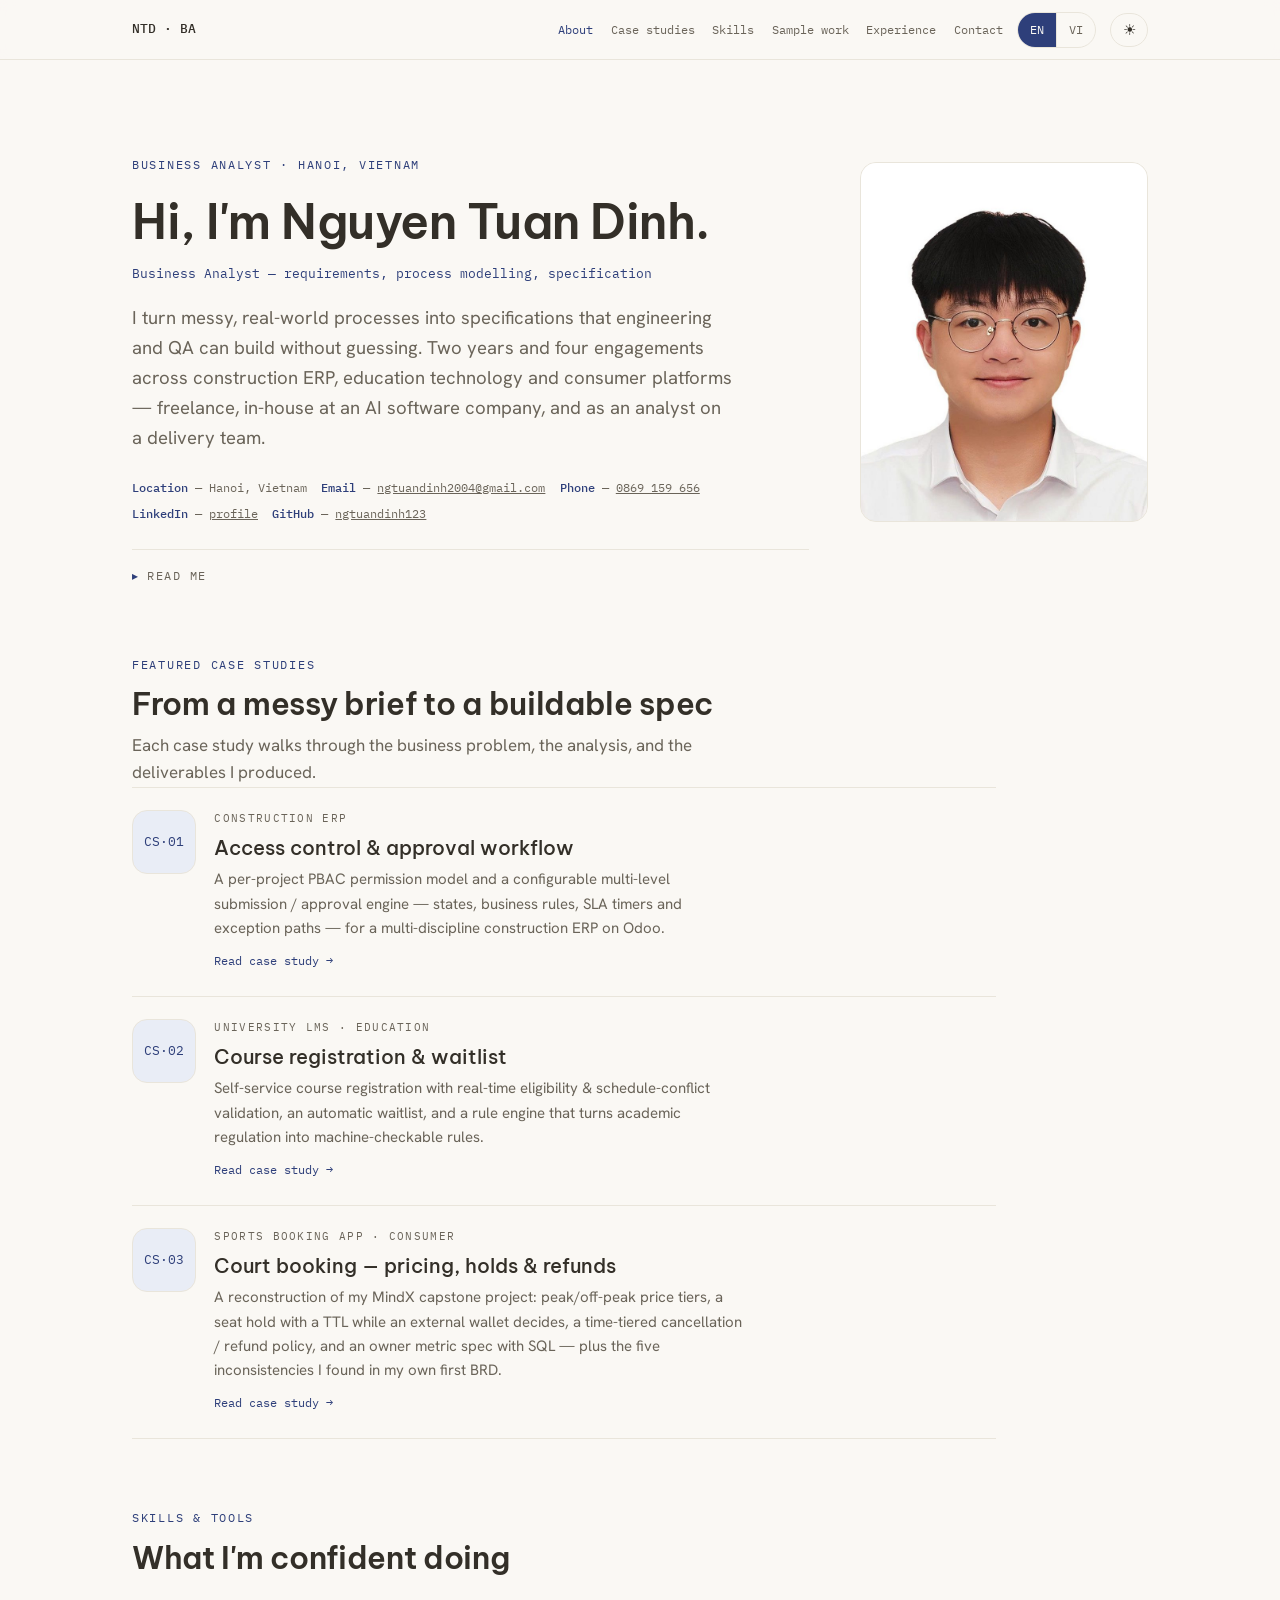
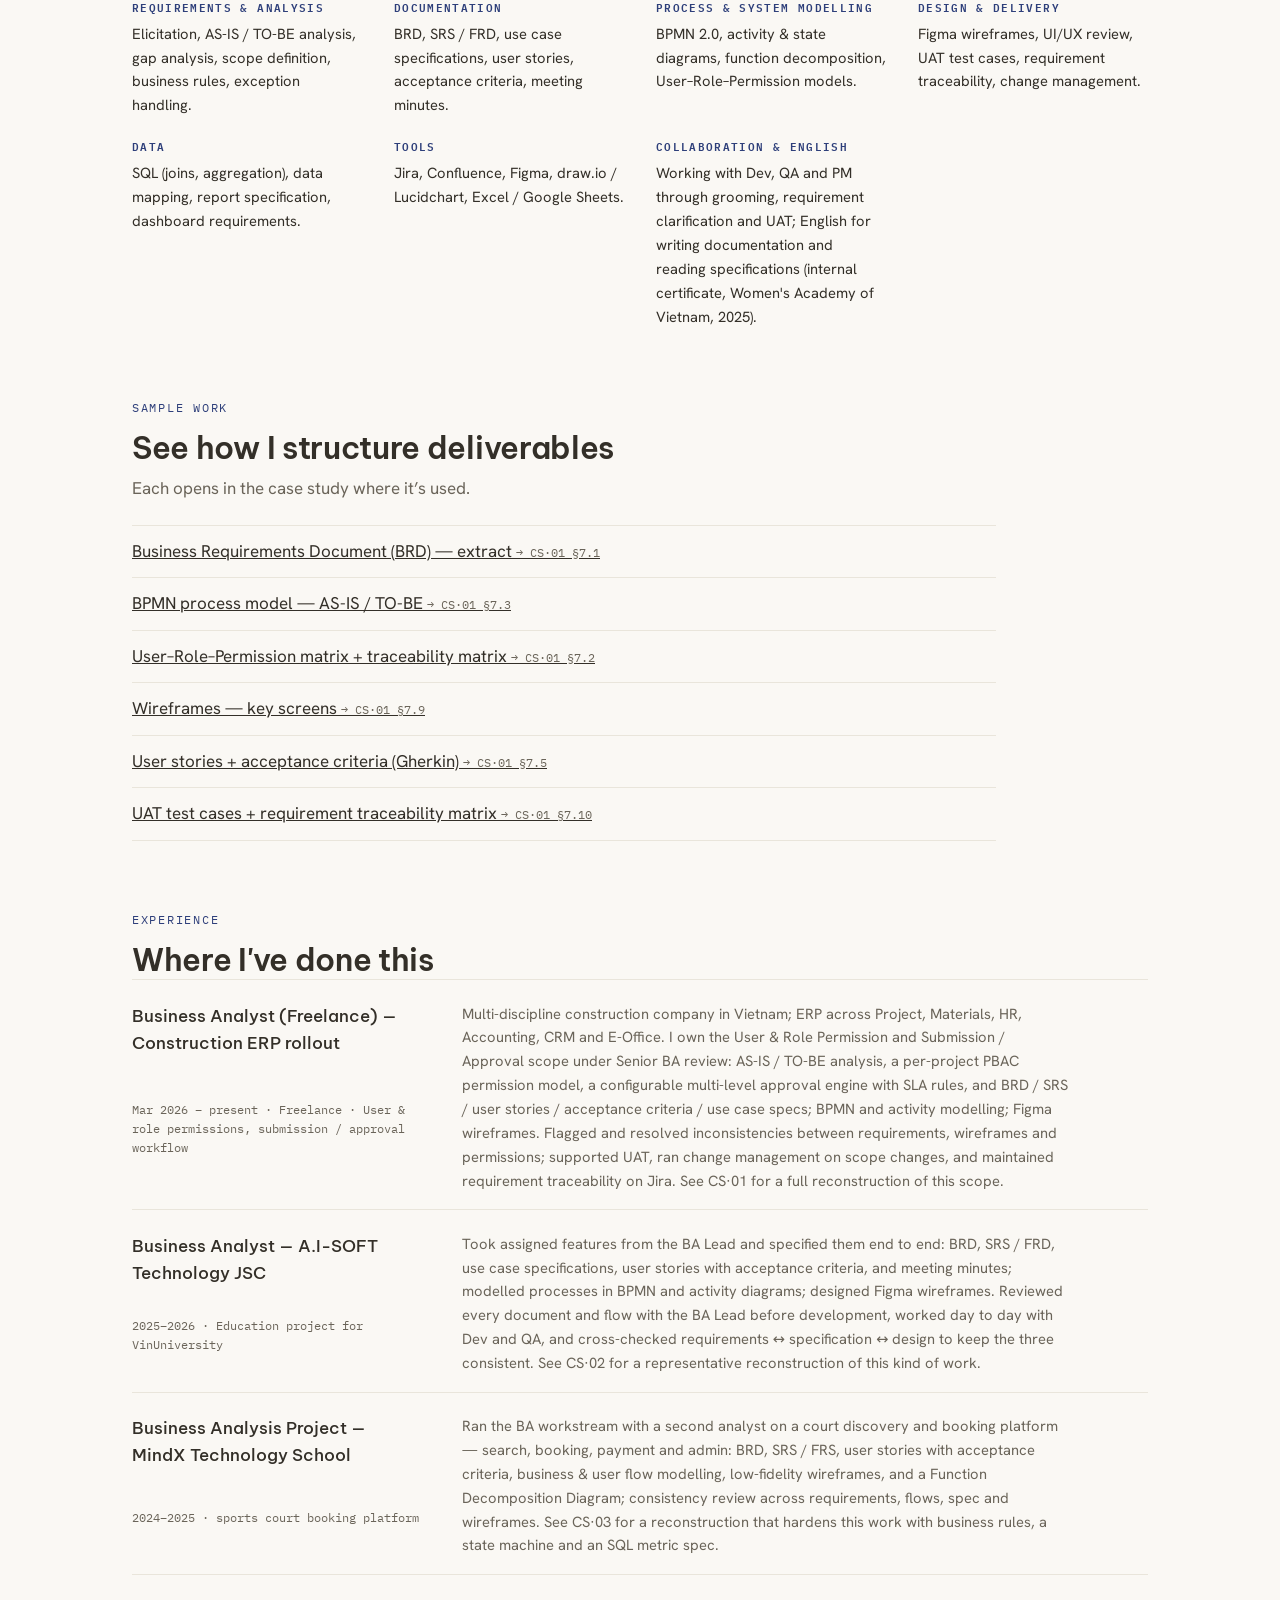
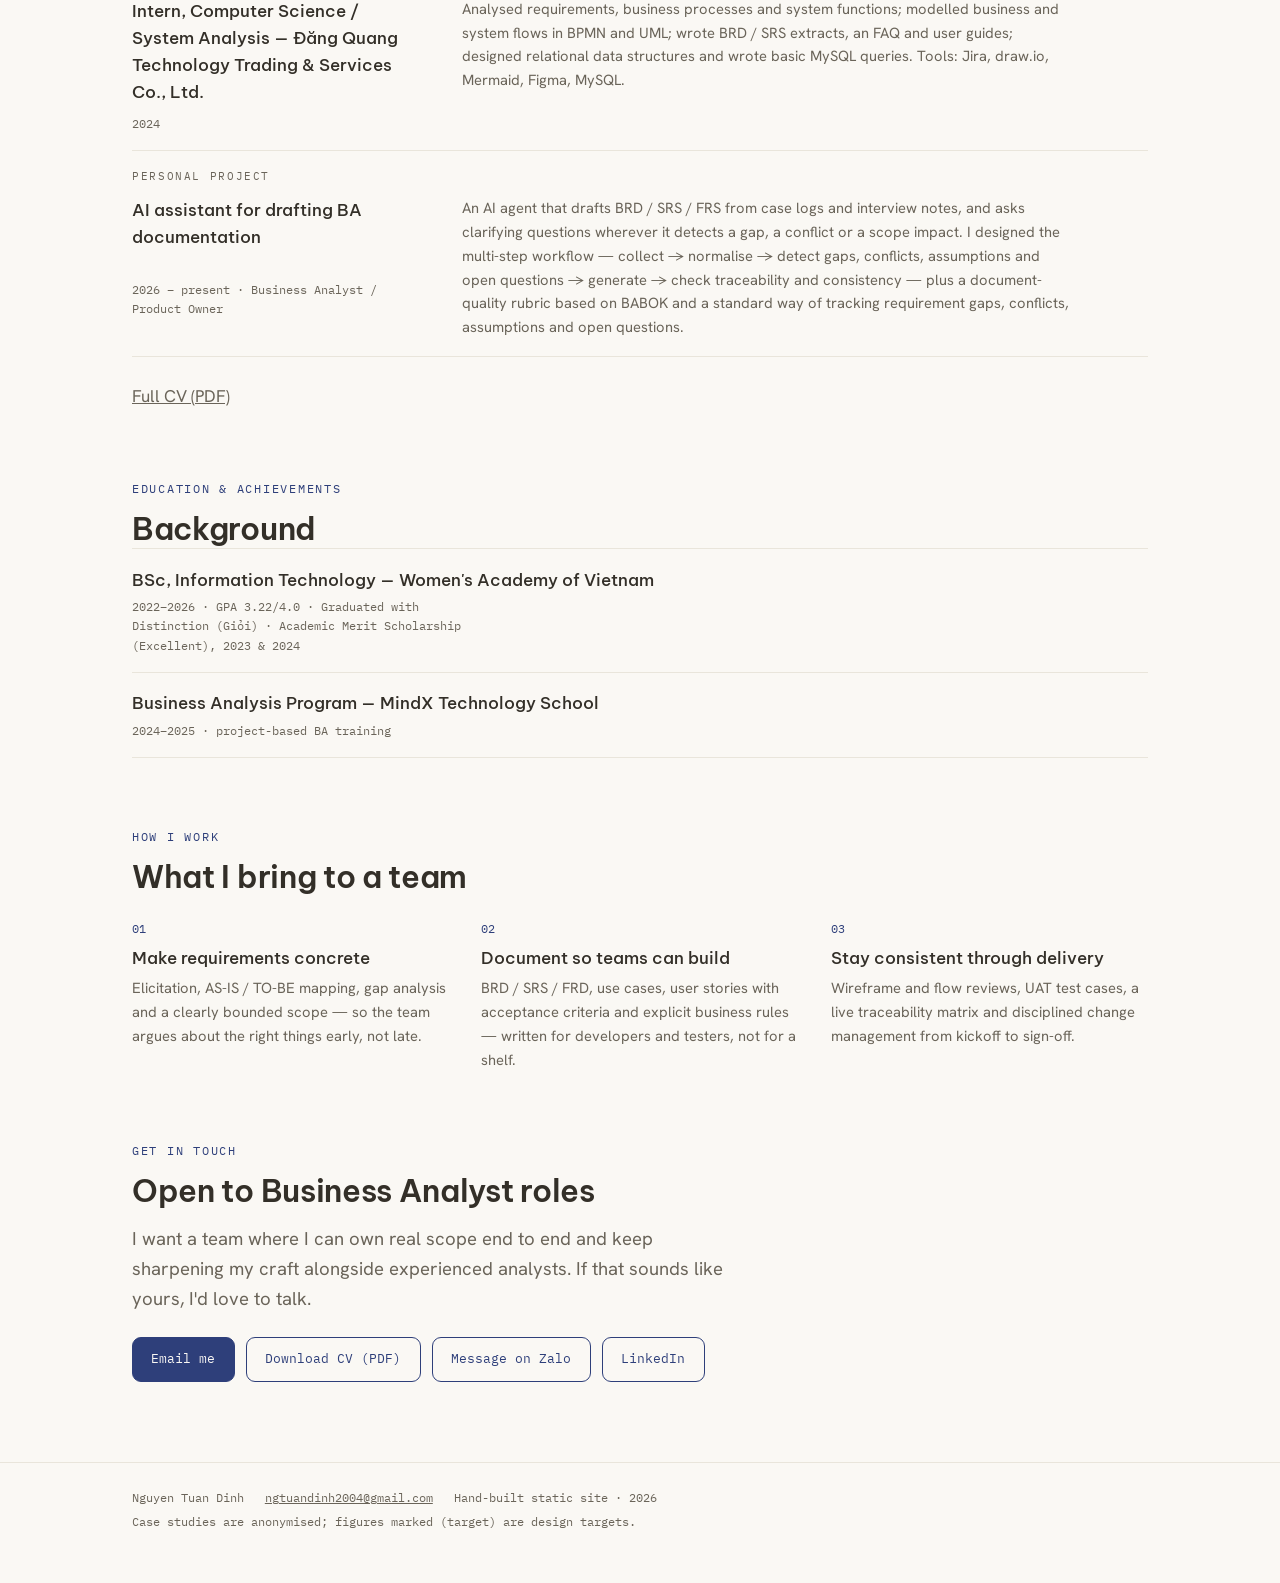
<file: index.html>
<!doctype html>
<html lang="en">
<head>
<meta charset="utf-8">
<meta name="viewport" content="width=device-width, initial-scale=1">
<title>Nguyễn Tuấn Định (Nguyen Tuan Dinh) — Business Analyst</title>
<meta name="description" content="Portfolio of Nguyễn Tuấn Định (Nguyen Tuan Dinh), a Business Analyst in Hanoi — requirements, process modelling and specification. Three end-to-end case studies.">
<meta property="og:type" content="website">
<meta property="og:site_name" content="Nguyễn Tuấn Định — BA Portfolio">
<meta property="og:title" content="Nguyễn Tuấn Định (Nguyen Tuan Dinh) — Business Analyst">
<meta property="og:description" content="Portfolio of Nguyễn Tuấn Định (Nguyen Tuan Dinh), a Business Analyst in Hanoi — requirements, process modelling and specification. Three end-to-end case studies.">
<meta property="og:url" content="https://ngtuandinh123.github.io/portfolio/">
<meta property="og:image" content="https://ngtuandinh123.github.io/portfolio/assets/og-card.png">
<meta name="twitter:card" content="summary_large_image">
<meta name="twitter:title" content="Nguyễn Tuấn Định (Nguyen Tuan Dinh) — Business Analyst">
<meta name="twitter:description" content="Portfolio of Nguyễn Tuấn Định (Nguyen Tuan Dinh), a Business Analyst in Hanoi — requirements, process modelling and specification. Three end-to-end case studies.">
<meta name="twitter:image" content="https://ngtuandinh123.github.io/portfolio/assets/og-card.png">
<link rel="preconnect" href="https://fonts.googleapis.com">
<link rel="preconnect" href="https://fonts.gstatic.com" crossorigin>
<link rel="stylesheet" href="https://fonts.googleapis.com/css2?family=Be+Vietnam+Pro:wght@400;500;600&family=Hanken+Grotesk:wght@400;500&family=IBM+Plex+Mono:wght@400;500&display=swap">
<link rel="stylesheet" href="assets/styles.css?v=38">
<script src="assets/app.js?v=38"></script>
</head>
<body>
<a class="skip" href="#main"><span data-lang="en">Skip to content</span><span data-lang="vi">Tới nội dung chính</span></a>

<nav class="nav">
  <a class="mark" href="index.html">NTD&nbsp;·&nbsp;BA</a>
  <span class="links">
    <a href="#about"><span data-lang="en">About</span><span data-lang="vi">Giới thiệu</span></a>
    <a href="#work"><span data-lang="en">Case studies</span><span data-lang="vi">Case study</span></a>
    <a href="#skills"><span data-lang="en">Skills</span><span data-lang="vi">Kỹ năng</span></a>
    <a href="#samples"><span data-lang="en">Sample work</span><span data-lang="vi">Sản phẩm mẫu</span></a>
    <a href="#experience"><span data-lang="en">Experience</span><span data-lang="vi">Kinh nghiệm</span></a>
    <a href="#contact"><span data-lang="en">Contact</span><span data-lang="vi">Liên hệ</span></a>
  </span>
  <span class="seg" role="group" aria-label="Language">
    <button type="button" data-set-lang="en">EN</button>
    <button type="button" data-set-lang="vi">VI</button>
  </span>
  <button class="tgl" type="button" data-toggle-theme aria-label="Toggle theme">☀</button>
</nav>

<main id="main">
  <div class="wrap">

    <!-- ABOUT / HERO -->
    <section class="hero sec" id="about" style="padding-top:clamp(2rem,5vw,3rem)">
      <div class="hero-grid">
      <img class="hero-photo" src="assets/portrait.jpg?v=1" alt="Nguyễn Tuấn Định" width="720" height="1080">
      <div class="hero-main">
      <p class="kicker">Business Analyst · <span data-lang="en">Hanoi, Vietnam</span><span data-lang="vi">Hà Nội, Việt Nam</span></p>
      <h1><span data-lang="en">Hi, I'm Nguyen Tuan Dinh.</span><span data-lang="vi">Xin chào, mình là Nguyễn Tuấn Định.</span></h1>
      <p class="role"><span data-lang="en">Business Analyst — requirements, process modelling, specification</span><span data-lang="vi">Business Analyst · Chuyên viên Phân tích Nghiệp vụ — phân tích yêu cầu, mô hình hoá quy trình, đặc tả</span></p>
      <p class="pitch lead">
        <span data-lang="en">I turn messy, real-world processes into specifications that engineering and QA can build without guessing. Two years and four engagements across construction ERP, education technology and consumer platforms — freelance, in-house at an AI software company, and as an analyst on a delivery team.</span>
        <span data-lang="vi">Mình biến những quy trình thực tế còn rối thành tài liệu đặc tả rõ ràng — để dev và QA cứ thế làm, không phải đoán. Hai năm với bốn dự án trải trên ERP xây dựng, công nghệ giáo dục và nền tảng người dùng cuối — làm freelance, làm nội bộ tại một công ty công nghệ AI, và làm analyst trong đội triển khai.</span>
      </p>

      <div class="chips" style="margin-top:1.5rem">
        <span><b><span data-lang="en">Location</span><span data-lang="vi">Địa điểm</span></b> — <span data-lang="en">Hanoi, Vietnam</span><span data-lang="vi">Hà Nội, Việt Nam</span></span>
        <span data-contact-item="email"><b>Email</b> — <a data-contact="email">email</a></span>
        <span data-contact-item="phone"><b><span data-lang="en">Phone</span><span data-lang="vi">Điện thoại</span></b> — <a data-contact="phone"></a></span>
        <span data-contact-item="linkedin"><b>LinkedIn</b> — <a data-contact="linkedin"><span data-lang="en">profile</span><span data-lang="vi">hồ sơ</span></a></span>
        <span data-contact-item="github"><b>GitHub</b> — <a data-contact="github">ngtuandinh123</a></span>
      </div>

      <details class="readme">
        <summary><span class="mk" aria-hidden="true">▸</span><span data-lang="en">Read me</span><span data-lang="vi">Đọc thêm</span></summary>
        <p data-lang="en">I studied Information Technology at the Women's Academy of Vietnam, with a foundation in computer science and cyber security, and moved into business analysis because I like being the person who makes ambiguous requirements concrete.</p>
        <p data-lang="vi">Mình học Công nghệ Thông tin tại Học viện Phụ nữ Việt Nam, có nền tảng về khoa học máy tính và an ninh mạng, và chuyển sang phân tích nghiệp vụ vì mình thích được là người biến các yêu cầu mơ hồ thành cụ thể.</p>
        <p data-lang="en">On a project I own a slice of scope end to end: I run elicitation sessions, model the AS-IS and TO-BE processes in BPMN, write the BRD / SRS / use case specs, break work into user stories with acceptance criteria, design wireframes in Figma, and support UAT with test cases and a traceability matrix.</p>
        <p data-lang="vi">Trong một dự án, mình phụ trách trọn vẹn một phần phạm vi: tổ chức buổi khai thác yêu cầu, mô hình hoá quy trình AS-IS và TO-BE bằng BPMN, viết BRD / SRS / use case spec, chia việc thành user story kèm acceptance criteria, thiết kế wireframe trên Figma, và hỗ trợ UAT bằng test case và ma trận truy vết.</p>
        <p data-lang="en">I care a lot about consistency — catching the places where the requirement, the wireframe and the permission model quietly disagree, before they reach a developer.</p>
        <p data-lang="vi">Mình rất coi trọng tính nhất quán — phát hiện những chỗ mà yêu cầu, wireframe và mô hình phân quyền âm thầm mâu thuẫn với nhau, trước khi chúng đến tay lập trình viên.</p>
      </details>
      </div><!-- /hero-main -->
      </div><!-- /hero-grid -->
    </section>

    <!-- WORK -->
    <section class="sec" id="work">
      <p class="kicker"><span data-lang="en">Featured case studies</span><span data-lang="vi">Case study tiêu biểu</span></p>
      <h2><span data-lang="en">From a messy brief to a buildable spec</span><span data-lang="vi">Từ đề bài còn mơ hồ đến đặc tả sẵn sàng phát triển</span></h2>
      <p class="sub"><span data-lang="en">Each case study walks through the business problem, the analysis, and the deliverables I produced.</span><span data-lang="vi">Mỗi case study đi qua bài toán nghiệp vụ, quá trình phân tích và các sản phẩm mình tạo ra.</span></p>

      <a class="proj" href="case-study-1.html">
        <div class="ptile">CS·01</div>
        <div>
          <div class="ptag"><span data-lang="en">Construction ERP</span><span data-lang="vi">ERP xây dựng</span></div>
          <div class="ptitle"><span data-lang="en">Access control &amp; approval workflow</span><span data-lang="vi">Phân quyền &amp; luồng phê duyệt đề trình</span></div>
          <p class="pdesc"><span data-lang="en">A per-project PBAC permission model and a configurable multi-level submission / approval engine — states, business rules, SLA timers and exception paths — for a multi-discipline construction ERP on Odoo.</span><span data-lang="vi">Mô hình phân quyền PBAC theo từng dự án và workflow phê duyệt đề trình cấu hình được, nhiều cấp — trạng thái, business rule, mốc SLA và các nhánh ngoại lệ — cho một hệ thống ERP xây dựng đa lĩnh vực nền Odoo.</span></p>
          <span class="pmore"><span data-lang="en">Read case study </span><span data-lang="vi">Xem case study </span><span class="ar">→</span></span>
        </div>
      </a>

      <a class="proj" href="case-study-2.html">
        <div class="ptile">CS·02</div>
        <div>
          <div class="ptag"><span data-lang="en">University LMS · Education</span><span data-lang="vi">Hệ thống LMS đại học · Giáo dục</span></div>
          <div class="ptitle"><span data-lang="en">Course registration &amp; waitlist</span><span data-lang="vi">Đăng ký học phần &amp; waitlist</span></div>
          <p class="pdesc"><span data-lang="en">Self-service course registration with real-time eligibility &amp; schedule-conflict validation, an automatic waitlist, and a rule engine that turns academic regulation into machine-checkable rules.</span><span data-lang="vi">Đăng ký học phần tự phục vụ với kiểm tra điều kiện &amp; trùng lịch theo thời gian thực, waitlist tự động, và rule engine biến quy chế đào tạo thành luật máy kiểm được.</span></p>
          <span class="pmore"><span data-lang="en">Read case study </span><span data-lang="vi">Xem case study </span><span class="ar">→</span></span>
        </div>
      </a>

      <a class="proj" href="case-study-3.html">
        <div class="ptile">CS·03</div>
        <div>
          <div class="ptag"><span data-lang="en">Sports booking app · Consumer</span><span data-lang="vi">App đặt sân · Người dùng cuối</span></div>
          <div class="ptitle"><span data-lang="en">Court booking — pricing, holds &amp; refunds</span><span data-lang="vi">Đặt sân — định giá, giữ chỗ &amp; hoàn tiền</span></div>
          <p class="pdesc"><span data-lang="en">A reconstruction of my MindX capstone project: peak/off-peak price tiers, a seat hold with a TTL while an external wallet decides, a time-tiered cancellation / refund policy, and an owner metric spec with SQL — plus the five inconsistencies I found in my own first BRD.</span><span data-lang="vi">Bản dựng lại đồ án cuối khoá MindX của mình: bậc giá cao/thấp điểm, giữ chỗ có TTL trong lúc chờ ví điện tử, chính sách huỷ / hoàn tiền theo mốc thời gian, và bộ chỉ số cho chủ sân kèm SQL — cùng năm điểm không nhất quán mình phát hiện trong chính bản BRD đầu tiên.</span></p>
          <span class="pmore"><span data-lang="en">Read case study </span><span data-lang="vi">Xem case study </span><span class="ar">→</span></span>
        </div>
      </a>
    </section>

    <!-- SKILLS -->
    <section class="sec" id="skills">
      <p class="kicker"><span data-lang="en">Skills &amp; tools</span><span data-lang="vi">Kỹ năng &amp; công cụ</span></p>
      <h2><span data-lang="en">What I'm confident doing</span><span data-lang="vi">Những việc mình làm tốt</span></h2>
      <div class="sgrid">
        <div><h4><span data-lang="en">Requirements &amp; analysis</span><span data-lang="vi">Yêu cầu &amp; phân tích</span></h4><p><span data-lang="en">Elicitation, AS-IS / TO-BE analysis, gap analysis, scope definition, business rules, exception handling.</span><span data-lang="vi">Khai thác yêu cầu, phân tích AS-IS / TO-BE, phân tích khoảng trống, xác định phạm vi, business rule, xử lý ngoại lệ.</span></p></div>
        <div><h4><span data-lang="en">Documentation</span><span data-lang="vi">Tài liệu</span></h4><p><span data-lang="en">BRD, SRS / FRD, use case specifications, user stories, acceptance criteria, meeting minutes.</span><span data-lang="vi">BRD, SRS / FRD, use case specification, user story, acceptance criteria, biên bản họp.</span></p></div>
        <div><h4><span data-lang="en">Process &amp; system modelling</span><span data-lang="vi">Mô hình hoá quy trình &amp; hệ thống</span></h4><p><span data-lang="en">BPMN 2.0, activity &amp; state diagrams, function decomposition, User–Role–Permission models.</span><span data-lang="vi">BPMN 2.0, activity &amp; state diagram, function decomposition, mô hình User–Role–Permission.</span></p></div>
        <div><h4><span data-lang="en">Design &amp; delivery</span><span data-lang="vi">Thiết kế &amp; triển khai</span></h4><p><span data-lang="en">Figma wireframes, UI/UX review, UAT test cases, requirement traceability, change management.</span><span data-lang="vi">Wireframe Figma, rà soát UI/UX, test case UAT, truy vết yêu cầu, quản lý thay đổi.</span></p></div>
        <div><h4><span data-lang="en">Data</span><span data-lang="vi">Dữ liệu</span></h4><p><span data-lang="en">SQL (joins, aggregation), data mapping, report specification, dashboard requirements.</span><span data-lang="vi">SQL (join, tổng hợp), ánh xạ dữ liệu, đặc tả báo cáo, yêu cầu dashboard.</span></p></div>
        <div><h4><span data-lang="en">Tools</span><span data-lang="vi">Công cụ</span></h4><p><span data-lang="en">Jira, Confluence, Figma, draw.io / Lucidchart, Excel / Google Sheets.</span><span data-lang="vi">Jira, Confluence, Figma, draw.io / Lucidchart, Excel / Google Sheets.</span></p></div>
        <div><h4><span data-lang="en">Collaboration &amp; English</span><span data-lang="vi">Phối hợp &amp; Tiếng Anh</span></h4><p><span data-lang="en">Working with Dev, QA and PM through grooming, requirement clarification and UAT; English for writing documentation and reading specifications (internal certificate, Women's Academy of Vietnam, 2025).</span><span data-lang="vi">Làm việc với Dev, QA và PM qua grooming, làm rõ yêu cầu và UAT; tiếng Anh phục vụ viết tài liệu và đọc đặc tả (chứng chỉ nội bộ, Học viện Phụ nữ Việt Nam, 2025).</span></p></div>
      </div>
    </section>

    <!-- SAMPLE WORK -->
    <section class="sec" id="samples">
      <p class="kicker"><span data-lang="en">Sample work</span><span data-lang="vi">Sản phẩm mẫu</span></p>
      <h2><span data-lang="en">See how I structure deliverables</span><span data-lang="vi">Xem cách mình cấu trúc sản phẩm</span></h2>
      <p class="sub"><span data-lang="en">Each opens in the case study where it’s used.</span><span data-lang="vi">Mỗi mục mở ra ngay trong case study dùng nó.</span></p>
      <ul class="samples">
        <li><a href="case-study-1.html#d1"><span><span data-lang="en">Business Requirements Document (BRD) — extract</span><span data-lang="vi">Business Requirements Document (BRD) — trích đoạn</span></span> <span class="sfmt">→ CS·01 §7.1</span></a></li>
        <li><a href="case-study-1.html#d3"><span><span data-lang="en">BPMN process model — AS-IS / TO-BE</span><span data-lang="vi">Mô hình quy trình BPMN — AS-IS / TO-BE</span></span> <span class="sfmt">→ CS·01 §7.3</span></a></li>
        <li><a href="case-study-1.html#d2"><span><span data-lang="en">User–Role–Permission matrix + traceability matrix</span><span data-lang="vi">Ma trận User–Role–Permission + ma trận truy vết</span></span> <span class="sfmt">→ CS·01 §7.2</span></a></li>
        <li><a href="case-study-1.html#d9"><span><span data-lang="en">Wireframes — key screens</span><span data-lang="vi">Wireframe — các màn hình chính</span></span> <span class="sfmt">→ CS·01 §7.9</span></a></li>
        <li><a href="case-study-1.html#d5"><span><span data-lang="en">User stories + acceptance criteria (Gherkin)</span><span data-lang="vi">User story + acceptance criteria (Gherkin)</span></span> <span class="sfmt">→ CS·01 §7.5</span></a></li>
        <li><a href="case-study-1.html#d10"><span><span data-lang="en">UAT test cases + requirement traceability matrix</span><span data-lang="vi">Test case UAT + ma trận truy vết yêu cầu</span></span> <span class="sfmt">→ CS·01 §7.10</span></a></li>
      </ul>
    </section>

    <!-- EXPERIENCE -->
    <section class="sec" id="experience">
      <p class="kicker"><span data-lang="en">Experience</span><span data-lang="vi">Kinh nghiệm</span></p>
      <h2><span data-lang="en">Where I've done this</span><span data-lang="vi">Nơi mình đã làm</span></h2>
      <div class="item">
        <div class="h"><span data-lang="en">Business Analyst (Freelance) — Construction ERP rollout</span><span data-lang="vi">Business Analyst (Freelance) — Triển khai ERP xây dựng</span></div>
        <div class="meta"><span data-lang="en">Mar 2026 – present · Freelance · User &amp; role permissions, submission / approval workflow</span><span data-lang="vi">3/2026 – nay · Freelance · Phân quyền người dùng &amp; vai trò, luồng đề trình / phê duyệt</span></div>
        <p data-lang="en">Multi-discipline construction company in Vietnam; ERP across Project, Materials, HR, Accounting, CRM and E-Office. I own the User &amp; Role Permission and Submission / Approval scope under Senior BA review: AS-IS / TO-BE analysis, a per-project PBAC permission model, a configurable multi-level approval engine with SLA rules, and BRD / SRS / user stories / acceptance criteria / use case specs; BPMN and activity modelling; Figma wireframes. Flagged and resolved inconsistencies between requirements, wireframes and permissions; supported UAT, ran change management on scope changes, and maintained requirement traceability on Jira. See CS·01 for a full reconstruction of this scope.</p>
        <p data-lang="vi">Doanh nghiệp xây dựng đa lĩnh vực tại Việt Nam; ERP trải các phân hệ Dự án, Vật tư, Nhân sự, Kế toán, CRM và E-Office. Mình phụ trách phạm vi Phân quyền Người dùng &amp; Vai trò và Đề trình / Phê duyệt dưới sự rà soát của Senior BA: phân tích AS-IS / TO-BE, mô hình phân quyền PBAC theo từng dự án, engine phê duyệt nhiều cấp cấu hình được kèm quy tắc SLA, và BRD / SRS / user story / acceptance criteria / đặc tả use case; mô hình hoá BPMN và activity; wireframe Figma. Phát hiện và xử lý các điểm chưa nhất quán giữa yêu cầu, wireframe và phân quyền; hỗ trợ UAT, quản lý thay đổi khi phạm vi điều chỉnh, và duy trì truy vết yêu cầu trên Jira. Xem CS·01 cho bản dựng lại đầy đủ phần phạm vi này.</p>
      </div>
      <div class="item">
        <div class="h">Business Analyst — A.I-SOFT Technology JSC</div>
        <div class="meta"><span data-lang="en">2025–2026 · Education project for VinUniversity</span><span data-lang="vi">2025–2026 · Dự án giáo dục cho VinUniversity</span></div>
        <p data-lang="en">Took assigned features from the BA Lead and specified them end to end: BRD, SRS / FRD, use case specifications, user stories with acceptance criteria, and meeting minutes; modelled processes in BPMN and activity diagrams; designed Figma wireframes. Reviewed every document and flow with the BA Lead before development, worked day to day with Dev and QA, and cross-checked requirements ↔ specification ↔ design to keep the three consistent. See CS·02 for a representative reconstruction of this kind of work.</p>
        <p data-lang="vi">Nhận các tính năng được BA Lead giao và đặc tả trọn vẹn: BRD, SRS / FRD, đặc tả use case, user story kèm acceptance criteria, và biên bản họp; mô hình hoá quy trình bằng BPMN và activity diagram; thiết kế wireframe trên Figma. Rà soát mọi tài liệu và luồng với BA Lead trước khi phát triển, phối hợp hằng ngày với Dev và QA, và đối chiếu chéo yêu cầu ↔ đặc tả ↔ thiết kế để giữ ba thứ nhất quán. Xem CS·02 cho một bản dựng lại tiêu biểu cho dạng công việc này.</p>
      </div>
      <div class="item">
        <div class="h"><span data-lang="en">Business Analysis Project — MindX Technology School</span><span data-lang="vi">Dự án Phân tích Nghiệp vụ — MindX Technology School</span></div>
        <div class="meta"><span data-lang="en">2024–2025 · sports court booking platform</span><span data-lang="vi">2024–2025 · nền tảng đặt sân thể thao</span></div>
        <p data-lang="en">Ran the BA workstream with a second analyst on a court discovery and booking platform — search, booking, payment and admin: BRD, SRS / FRS, user stories with acceptance criteria, business &amp; user flow modelling, low-fidelity wireframes, and a Function Decomposition Diagram; consistency review across requirements, flows, spec and wireframes. See CS·03 for a reconstruction that hardens this work with business rules, a state machine and an SQL metric spec.</p>
        <p data-lang="vi">Cùng một BA khác phụ trách toàn bộ phần phân tích nghiệp vụ cho nền tảng tìm và đặt sân — tìm kiếm, đặt lịch, thanh toán và quản trị: BRD, SRS / FRS, user story kèm acceptance criteria, mô hình hoá business &amp; user flow, wireframe low-fidelity, và Function Decomposition Diagram; rà soát nhất quán giữa yêu cầu, luồng, đặc tả và wireframe. Xem CS·03 cho bản dựng lại có bổ sung business rules, state machine và đặc tả chỉ số bằng SQL.</p>
      </div>
      <div class="item">
        <div class="h"><span data-lang="en">Intern, Computer Science / System Analysis — Đăng Quang Technology Trading &amp; Services Co., Ltd.</span><span data-lang="vi">Thực tập sinh Khoa học máy tính / Phân tích hệ thống — Công ty TNHH Thương mại &amp; Dịch vụ Công nghệ Đăng Quang</span></div>
        <div class="meta">2024</div>
        <p data-lang="en">Analysed requirements, business processes and system functions; modelled business and system flows in BPMN and UML; wrote BRD / SRS extracts, an FAQ and user guides; designed relational data structures and wrote basic MySQL queries. Tools: Jira, draw.io, Mermaid, Figma, MySQL.</p>
        <p data-lang="vi">Phân tích yêu cầu, quy trình nghiệp vụ và chức năng hệ thống; mô hình hoá luồng nghiệp vụ và luồng hệ thống bằng BPMN và UML; viết trích đoạn BRD / SRS, FAQ và tài liệu hướng dẫn người dùng; thiết kế cấu trúc dữ liệu quan hệ và viết truy vấn MySQL cơ bản. Công cụ: Jira, draw.io, Mermaid, Figma, MySQL.</p>
      </div>
      <div class="item">
        <p class="kicker" style="margin-bottom:.35rem"><span data-lang="en">Personal project</span><span data-lang="vi">Dự án cá nhân</span></p>
        <div class="h"><span data-lang="en">AI assistant for drafting BA documentation</span><span data-lang="vi">Trợ lý AI hỗ trợ xây dựng tài liệu BA</span></div>
        <div class="meta"><span data-lang="en">2026 – present · Business Analyst / Product Owner</span><span data-lang="vi">2026 – nay · Business Analyst / Product Owner</span></div>
        <p data-lang="en">An AI agent that drafts BRD / SRS / FRS from case logs and interview notes, and asks clarifying questions wherever it detects a gap, a conflict or a scope impact. I designed the multi-step workflow — collect → normalise → detect gaps, conflicts, assumptions and open questions → generate → check traceability and consistency — plus a document-quality rubric based on BABOK and a standard way of tracking requirement gaps, conflicts, assumptions and open questions.</p>
        <p data-lang="vi">Một AI Agent soạn nháp BRD / SRS / FRS từ case log và ghi chú phỏng vấn, và đặt câu hỏi làm rõ ở những chỗ phát hiện khoảng trống, mâu thuẫn hoặc ảnh hưởng phạm vi. Mình thiết kế quy trình nhiều bước — thu thập → chuẩn hoá → phát hiện gap / conflict / giả định / câu hỏi mở → sinh tài liệu → kiểm tra truy vết và tính nhất quán — cùng một rubric chấm chất lượng tài liệu tham chiếu BABOK và một cách chuẩn hoá để theo dõi gap / conflict / giả định / câu hỏi mở.</p>
      </div>
      <p class="sub" style="margin-top:1.6rem"><a data-contact-item="cv" data-contact="cv"><span data-lang="en">Full CV (PDF)</span><span data-lang="vi">CV đầy đủ (PDF)</span></a></p>
    </section>

    <!-- EDUCATION -->
    <section class="sec" id="education">
      <p class="kicker"><span data-lang="en">Education &amp; achievements</span><span data-lang="vi">Học vấn &amp; thành tích</span></p>
      <h2><span data-lang="en">Background</span><span data-lang="vi">Nền tảng</span></h2>
      <div class="item">
        <div class="h"><span data-lang="en">BSc, Information Technology — Women's Academy of Vietnam</span><span data-lang="vi">Cử nhân Công nghệ Thông tin — Học viện Phụ nữ Việt Nam</span></div>
        <div class="meta"><span data-lang="en">2022–2026 · GPA 3.22/4.0 · Graduated with Distinction (Giỏi) · Academic Merit Scholarship (Excellent), 2023 &amp; 2024</span><span data-lang="vi">2022–2026 · GPA 3.22/4.0 · Tốt nghiệp loại Giỏi · Học bổng Khuyến khích học tập (Xuất sắc), 2023 &amp; 2024</span></div>
      </div>
      <div class="item">
        <div class="h"><span data-lang="en">Business Analysis Program — MindX Technology School</span><span data-lang="vi">Chương trình Phân tích Nghiệp vụ — MindX Technology School</span></div>
        <div class="meta"><span data-lang="en">2024–2025 · project-based BA training</span><span data-lang="vi">2024–2025 · đào tạo BA theo dự án</span></div>
      </div>
    </section>

    <!-- HOW I WORK -->
    <section class="sec" id="offer">
      <p class="kicker"><span data-lang="en">How I work</span><span data-lang="vi">Cách mình làm việc</span></p>
      <h2><span data-lang="en">What I bring to a team</span><span data-lang="vi">Mình mang lại gì cho đội</span></h2>
      <div class="hgrid">
        <div>
          <div class="hnum">01</div>
          <div class="htitle"><span data-lang="en">Make requirements concrete</span><span data-lang="vi">Biến yêu cầu mơ hồ thành cụ thể</span></div>
          <p class="htext"><span data-lang="en">Elicitation, AS-IS / TO-BE mapping, gap analysis and a clearly bounded scope — so the team argues about the right things early, not late.</span><span data-lang="vi">Khai thác yêu cầu, vẽ AS-IS / TO-BE, phân tích khoảng trống và phạm vi được giới hạn rõ ràng — để đội tranh luận đúng việc từ sớm, chứ không phải khi đã muộn.</span></p>
        </div>
        <div>
          <div class="hnum">02</div>
          <div class="htitle"><span data-lang="en">Document so teams can build</span><span data-lang="vi">Viết tài liệu để đội bắt tay vào làm được ngay</span></div>
          <p class="htext"><span data-lang="en">BRD / SRS / FRD, use cases, user stories with acceptance criteria and explicit business rules — written for developers and testers, not for a shelf.</span><span data-lang="vi">BRD / SRS / FRD, use case, user story kèm acceptance criteria và business rule rõ ràng — viết cho lập trình viên và tester, không phải để cất tủ.</span></p>
        </div>
        <div>
          <div class="hnum">03</div>
          <div class="htitle"><span data-lang="en">Stay consistent through delivery</span><span data-lang="vi">Giữ nhất quán suốt quá trình triển khai</span></div>
          <p class="htext"><span data-lang="en">Wireframe and flow reviews, UAT test cases, a live traceability matrix and disciplined change management from kickoff to sign-off.</span><span data-lang="vi">Rà soát wireframe và luồng, test case UAT, ma trận truy vết cập nhật liên tục và quản lý thay đổi chặt chẽ từ khởi động đến nghiệm thu.</span></p>
        </div>
      </div>
    </section>

    <!-- CONTACT -->
    <section class="sec" id="contact">
      <p class="kicker"><span data-lang="en">Get in touch</span><span data-lang="vi">Liên hệ</span></p>
      <h2><span data-lang="en">Open to Business Analyst roles</span><span data-lang="vi">Sẵn sàng cho vị trí Business Analyst</span></h2>
      <p class="lead" style="margin-top:.9rem">
        <span data-lang="en">I want a team where I can own real scope end to end and keep sharpening my craft alongside experienced analysts. If that sounds like yours, I'd love to talk.</span>
        <span data-lang="vi">Mình muốn một đội nơi mình được phụ trách trọn vẹn một phần phạm vi thật và tiếp tục mài giũa chuyên môn cùng các analyst giàu kinh nghiệm. Nếu đội của bạn như vậy, rất mong được trao đổi.</span>
      </p>
      <div class="actions">
        <a class="btn" data-contact="email"><span data-lang="en">Email me</span><span data-lang="vi">Gửi email</span></a>
        <a class="btn ghost" data-contact-item="cv" data-contact="cv"><span data-lang="en">Download CV (PDF)</span><span data-lang="vi">Tải CV (PDF)</span></a>
        <a class="btn ghost" data-contact-item="zalo" data-contact="zalo"><span data-lang="en">Message on Zalo</span><span data-lang="vi">Nhắn Zalo</span></a>
        <a class="btn ghost" data-contact-item="linkedin" data-contact="linkedin">LinkedIn</a>
      </div>
      <p class="copy-note" hidden aria-live="polite"></p>
    </section>

  </div>

  <footer>
    <div class="wrap">
      <div class="f">
        <span><span data-lang="en">Nguyen Tuan Dinh</span><span data-lang="vi">Nguyễn Tuấn Định</span></span>
        <span data-contact-item="email"><a data-contact="email">email</a></span>
        <span><span data-lang="en">Hand-built static site · 2026</span><span data-lang="vi">Trang tĩnh tự code · 2026</span></span>
        <span><span data-lang="en">Case studies are anonymised; figures marked (target) are design targets.</span><span data-lang="vi">Case study đã ẩn danh; số liệu gắn nhãn (target) là mục tiêu thiết kế.</span></span>
      </div>
    </div>
  </footer>
</main>

</body>
</html>
</file>
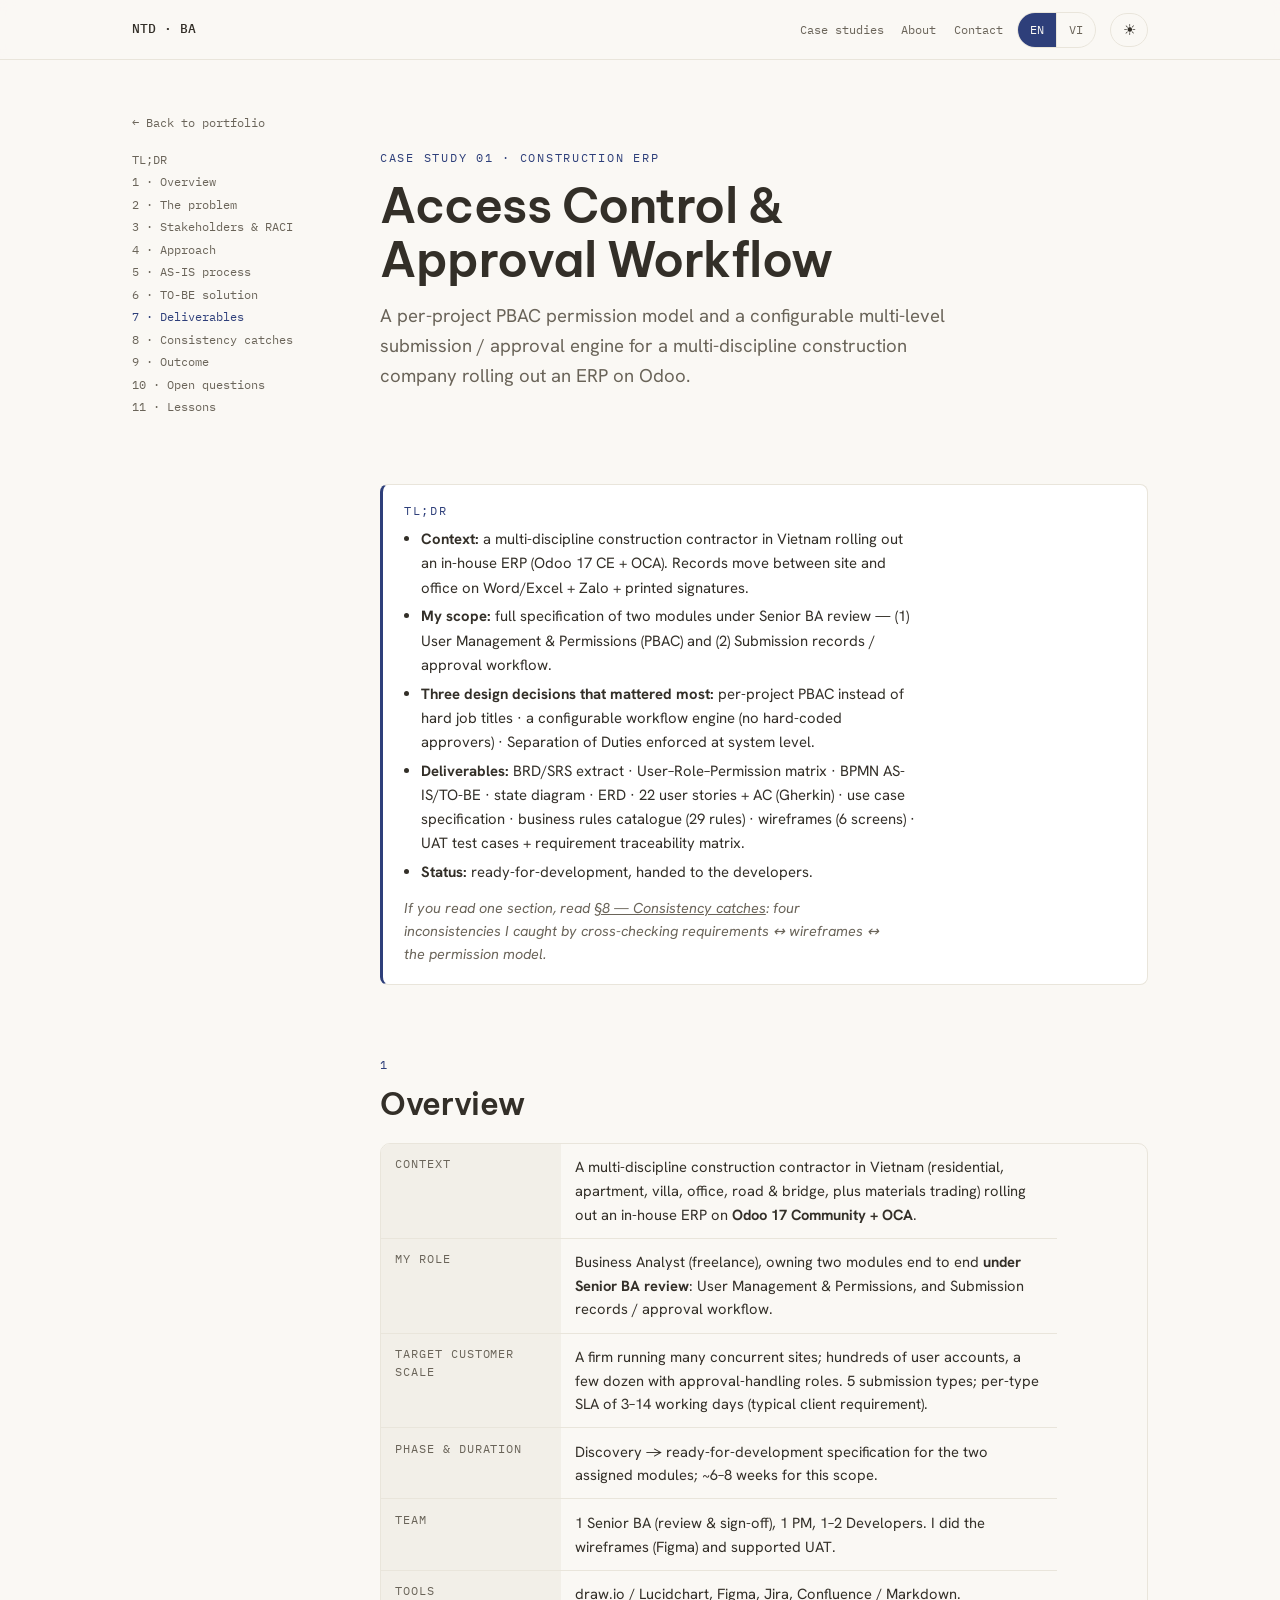
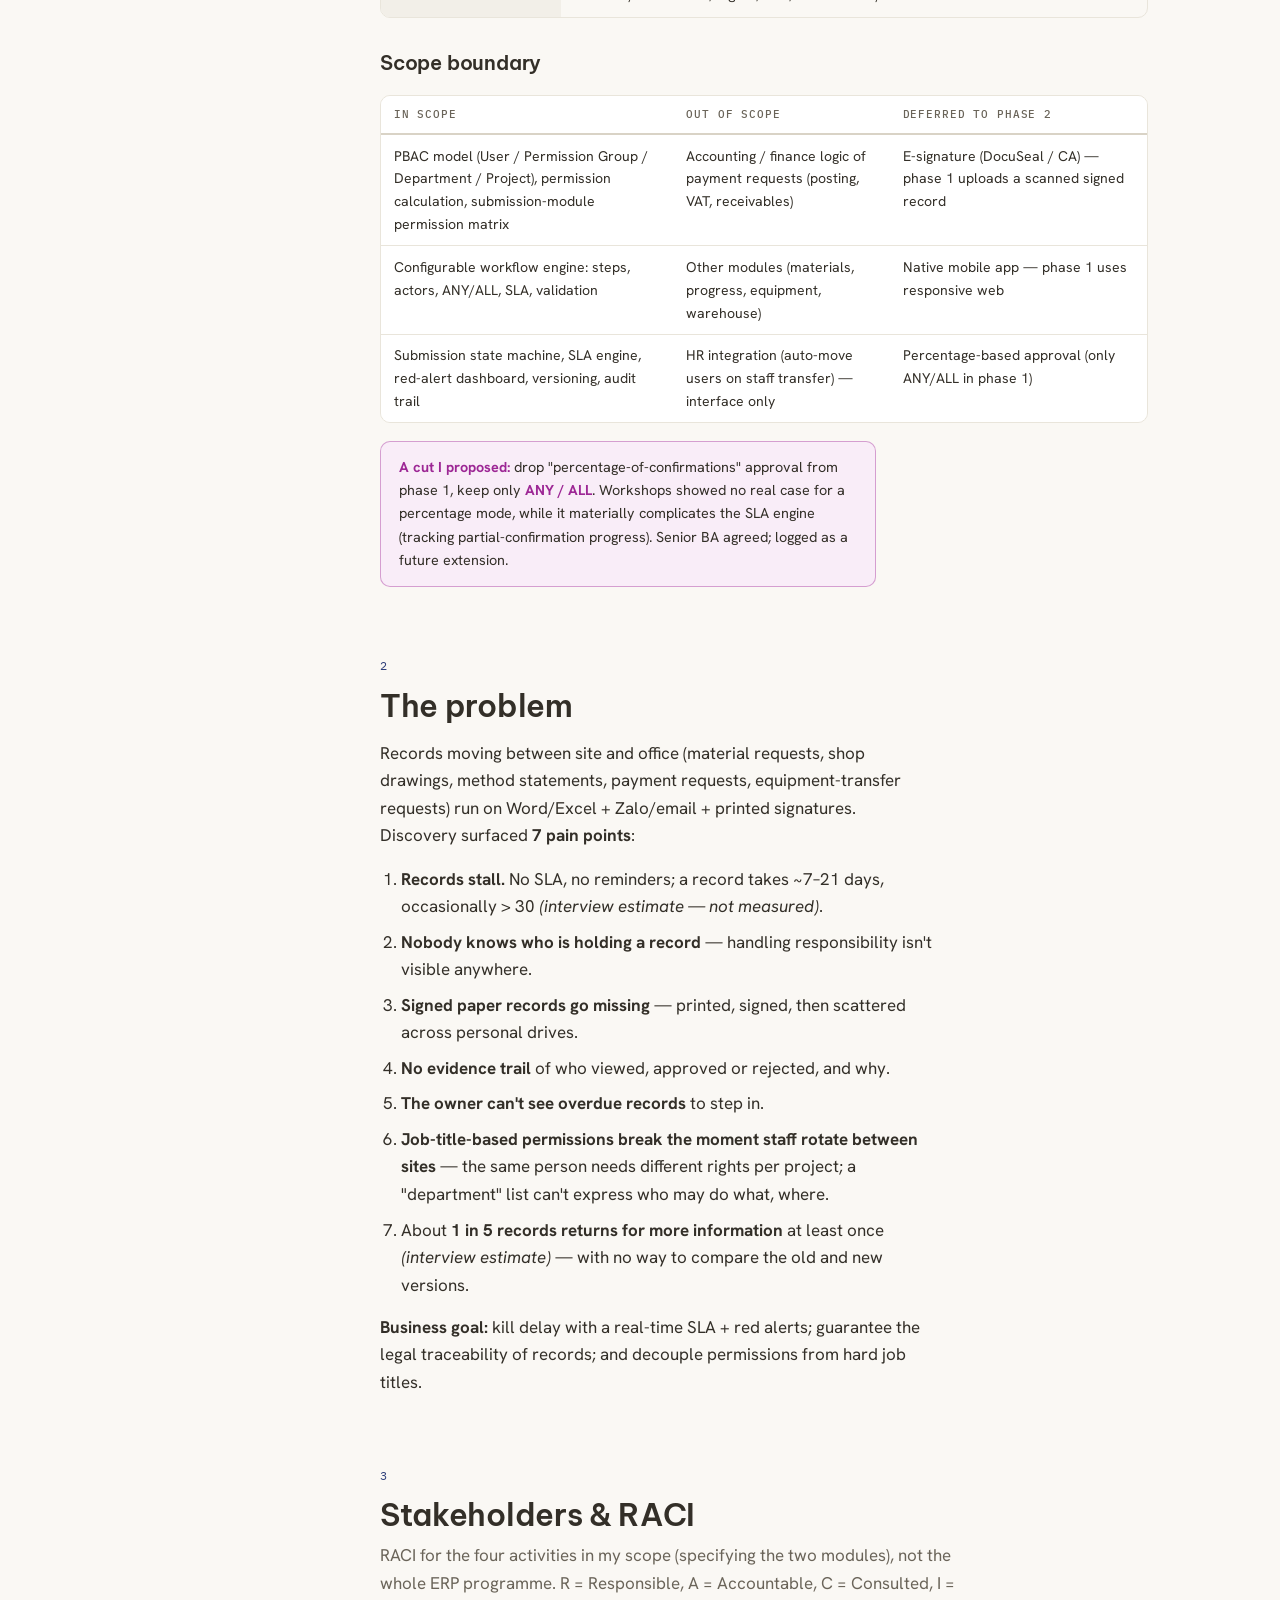
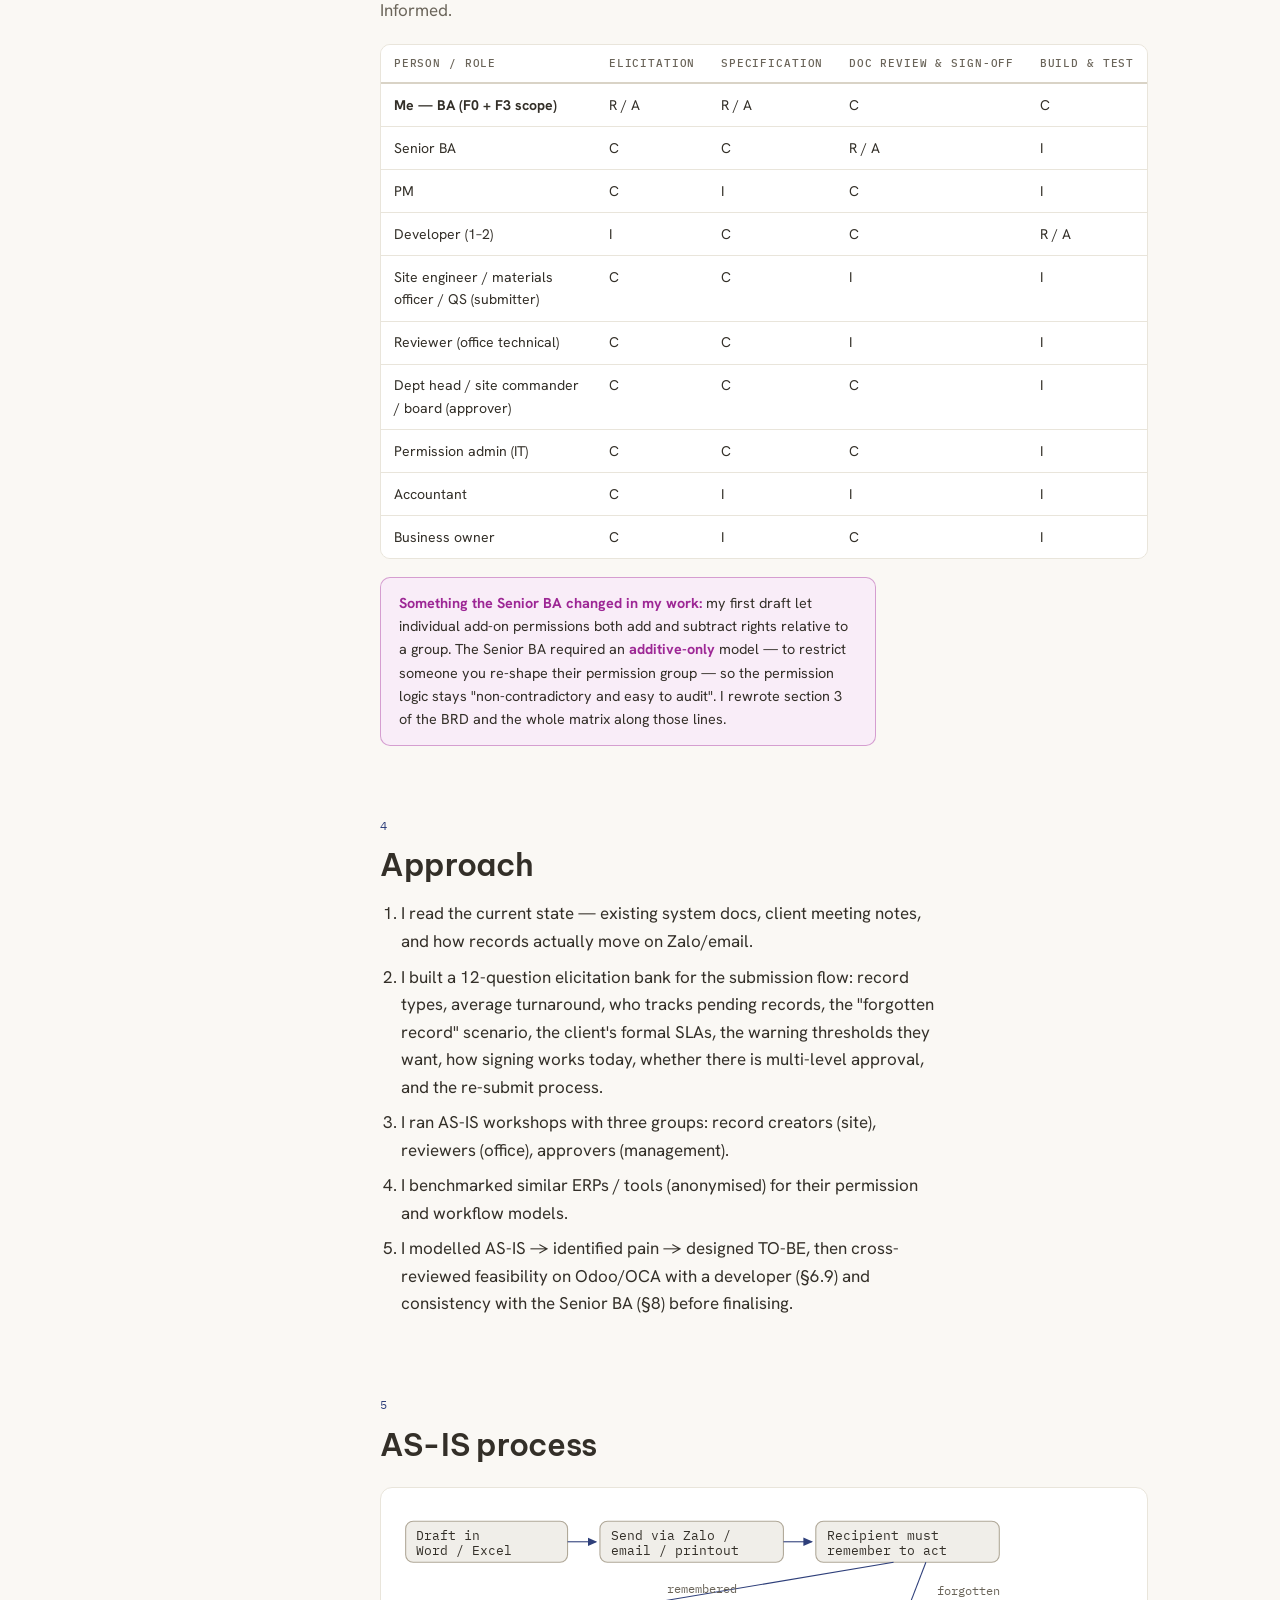
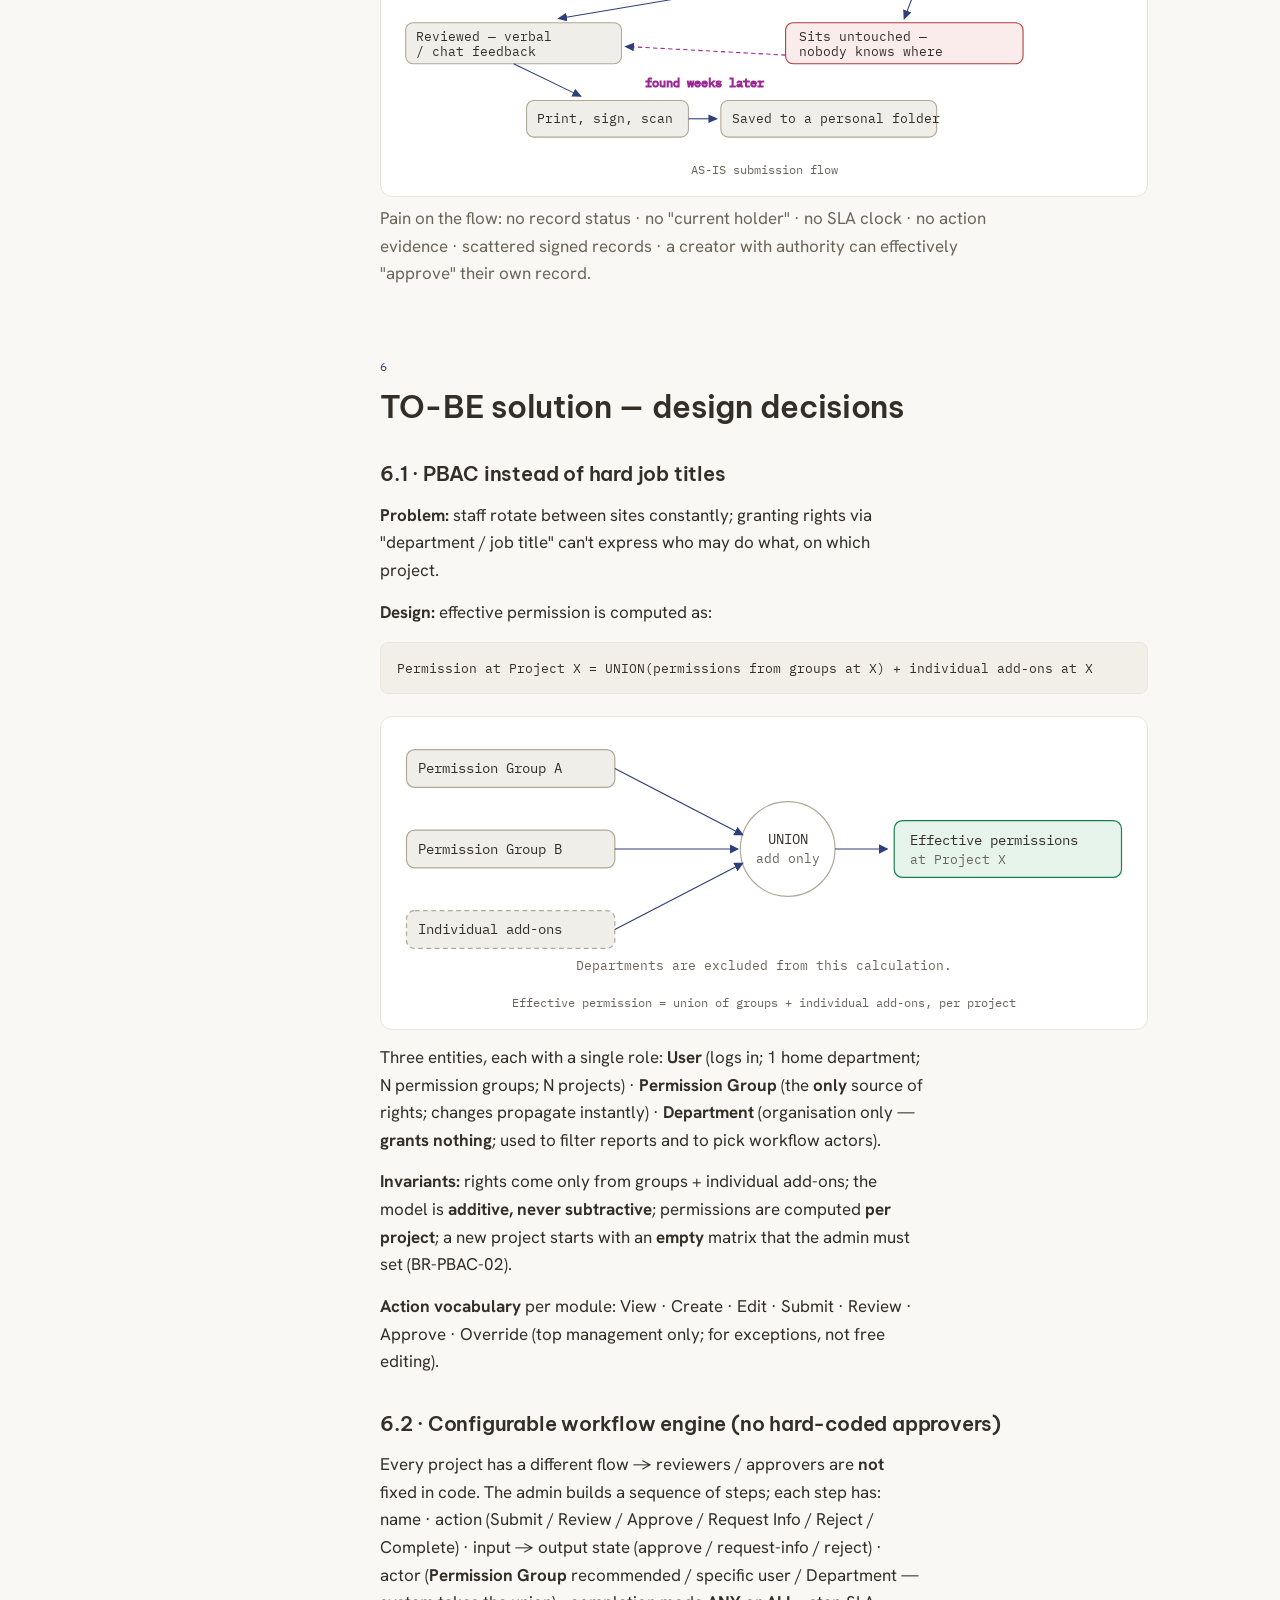
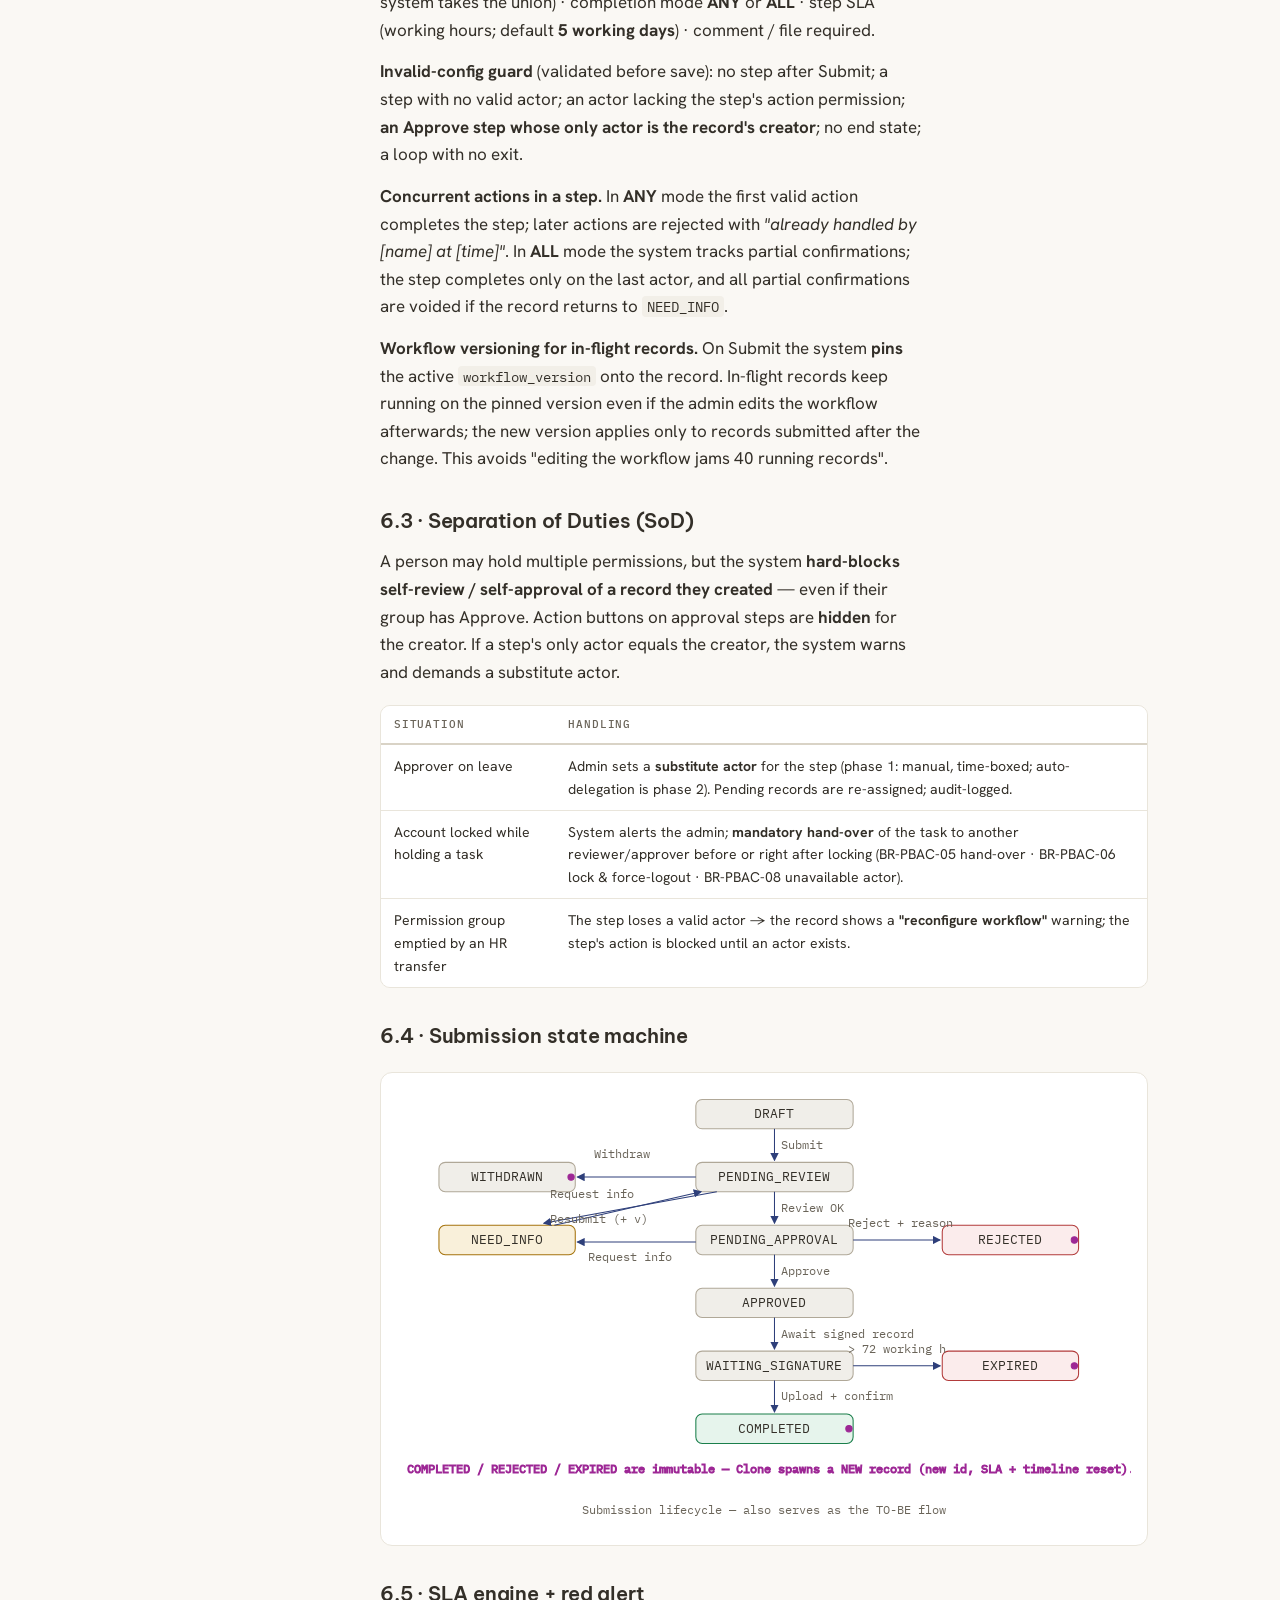
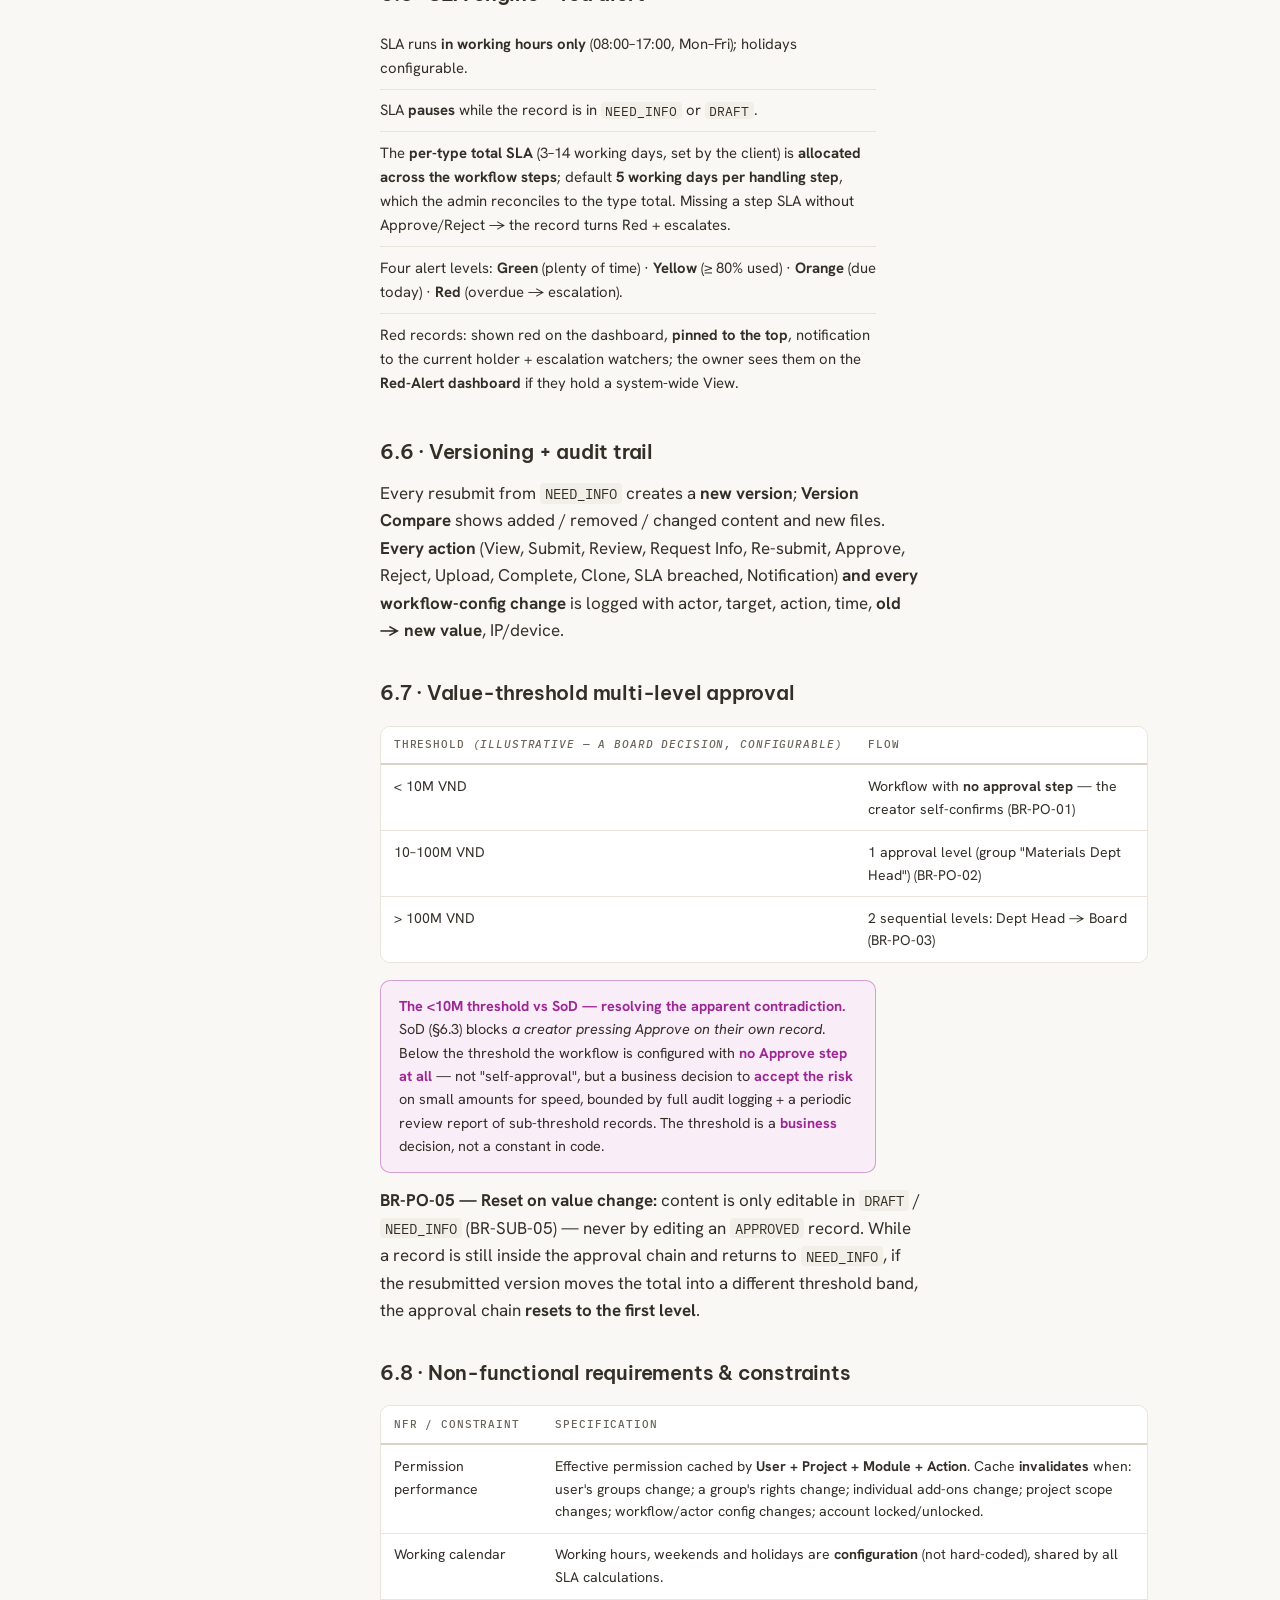
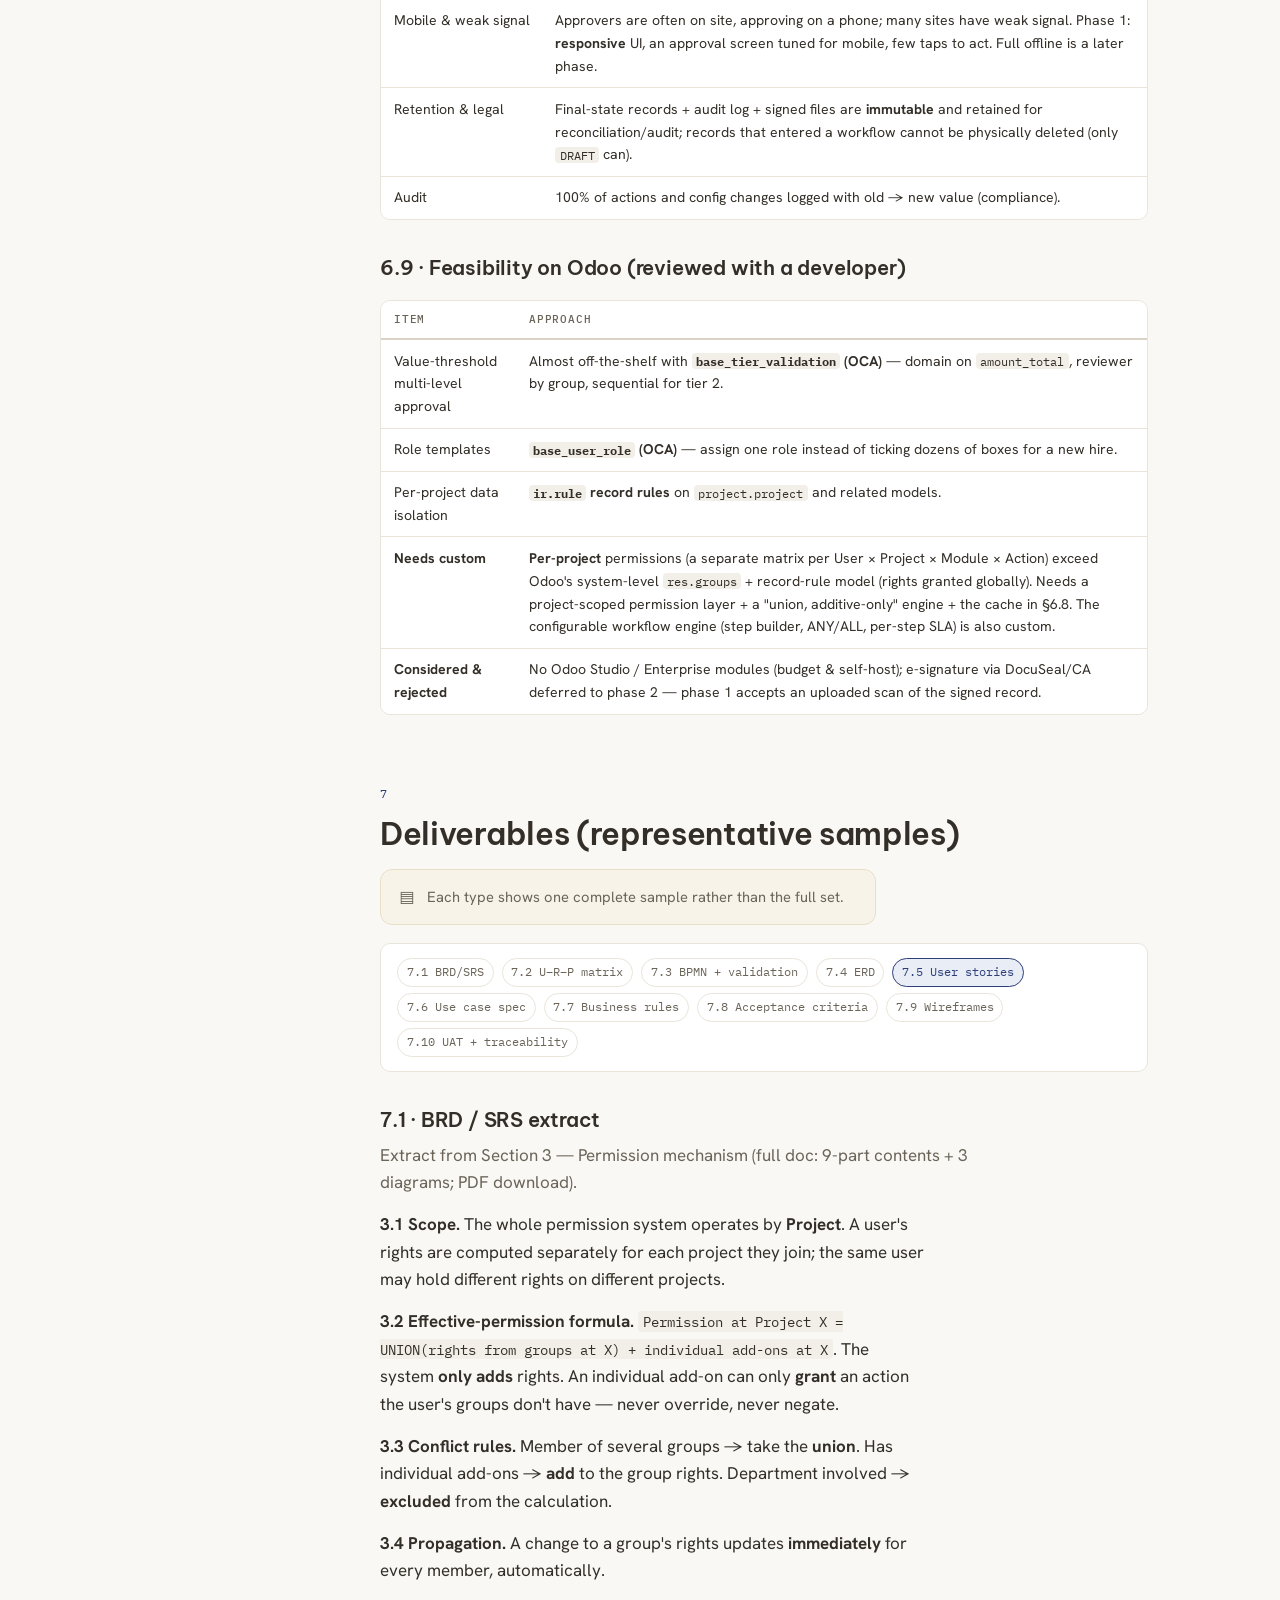
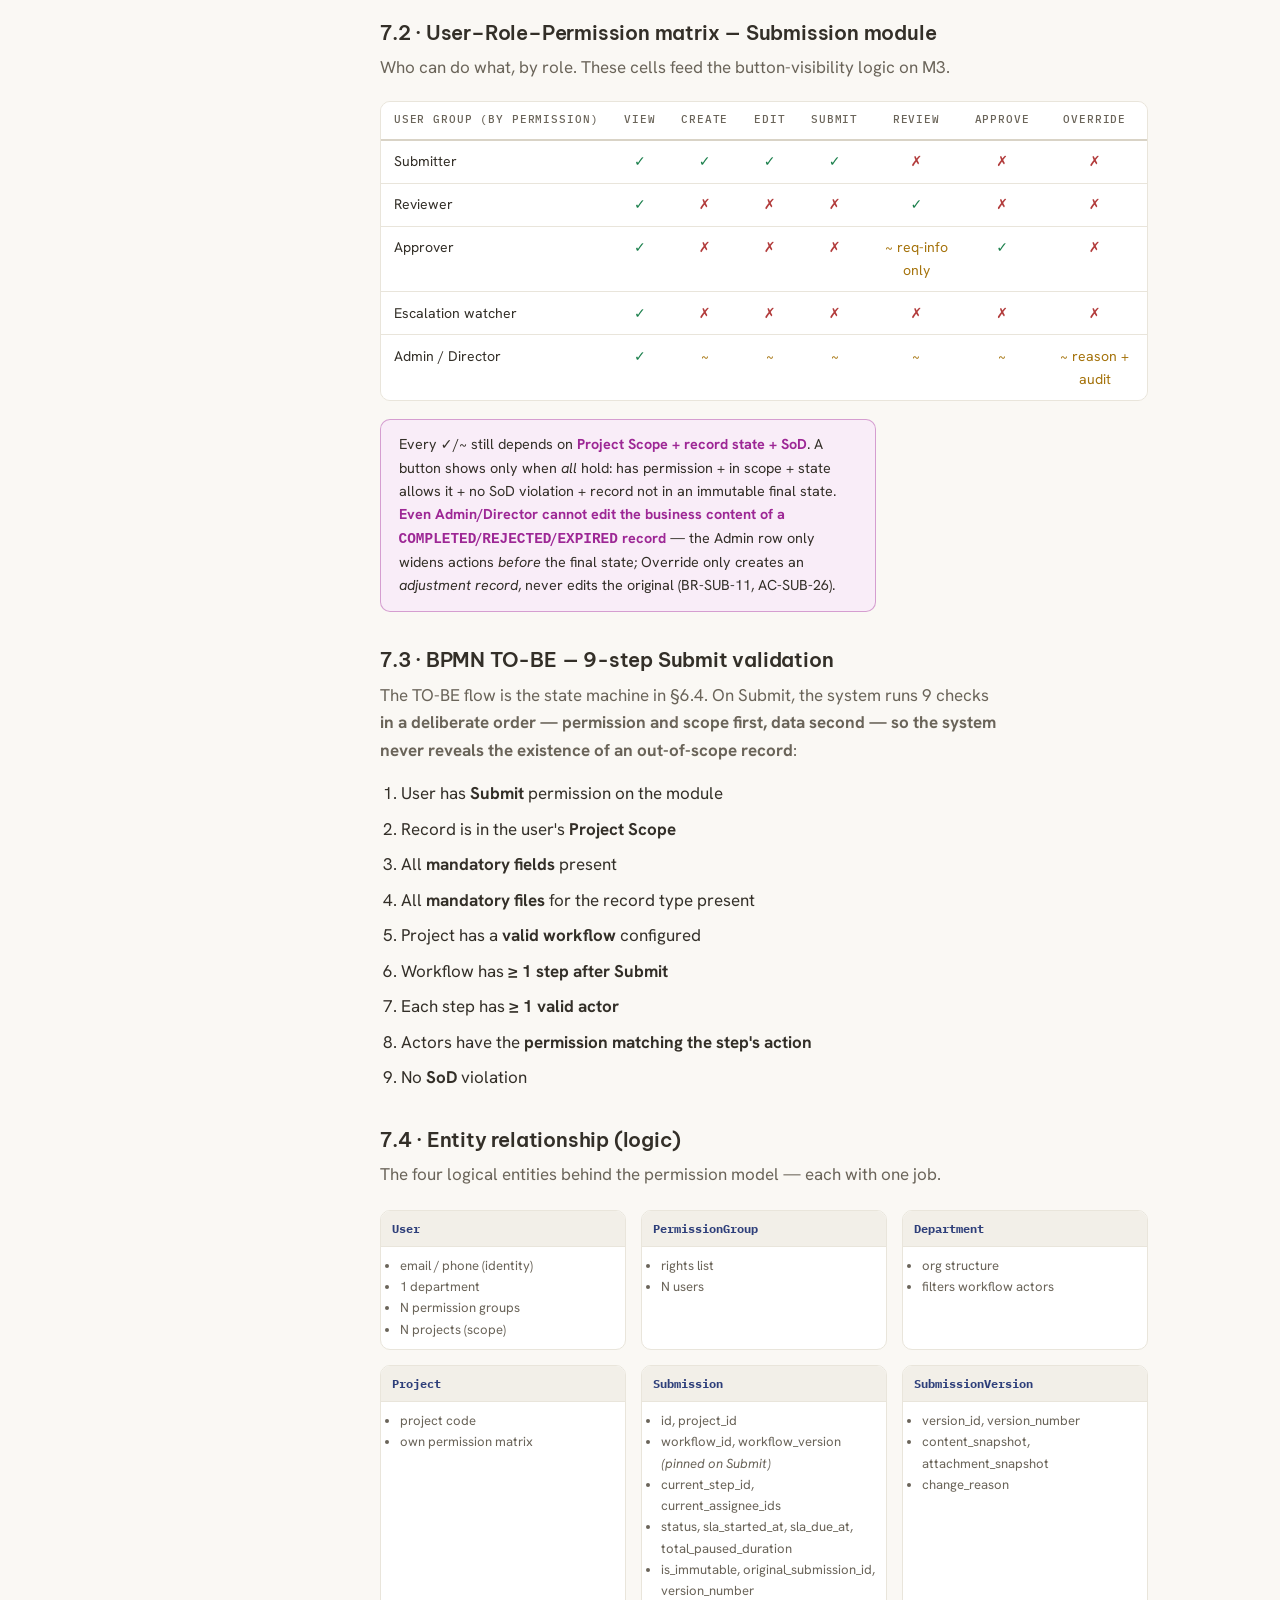
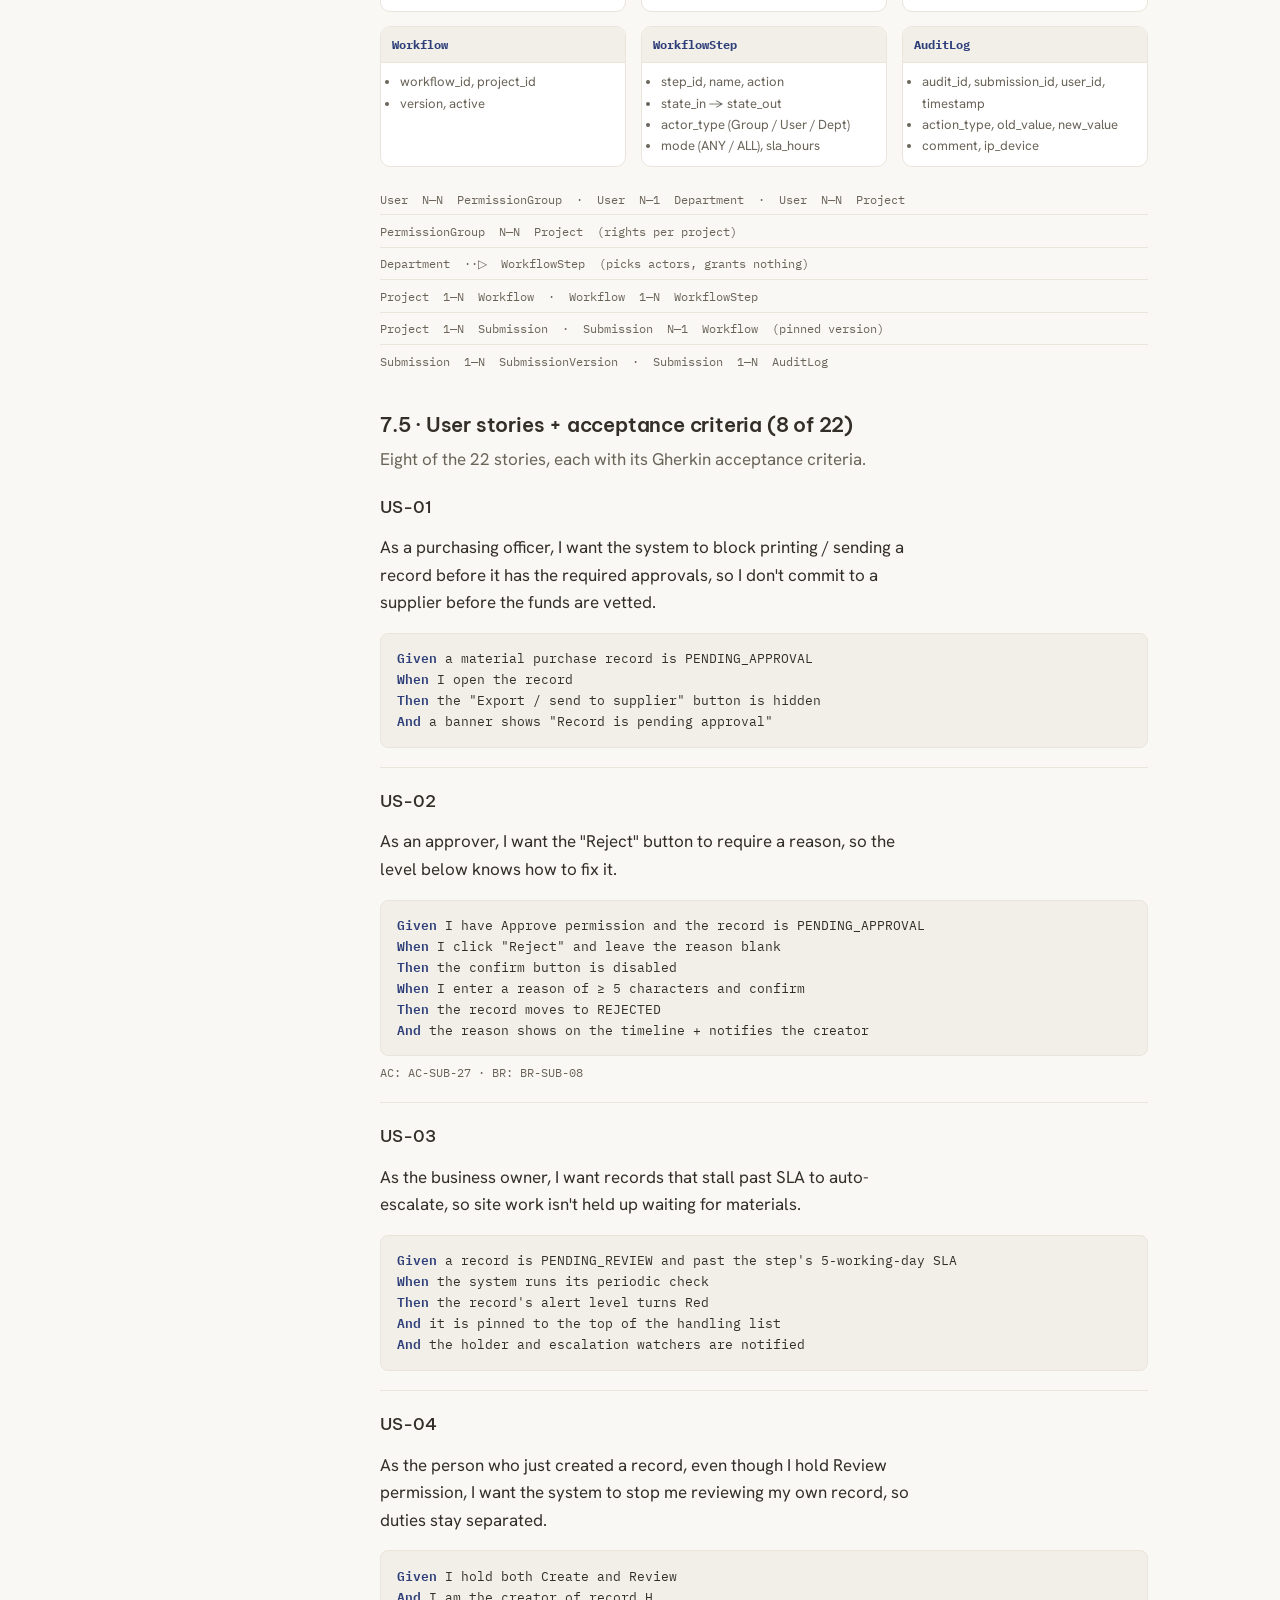
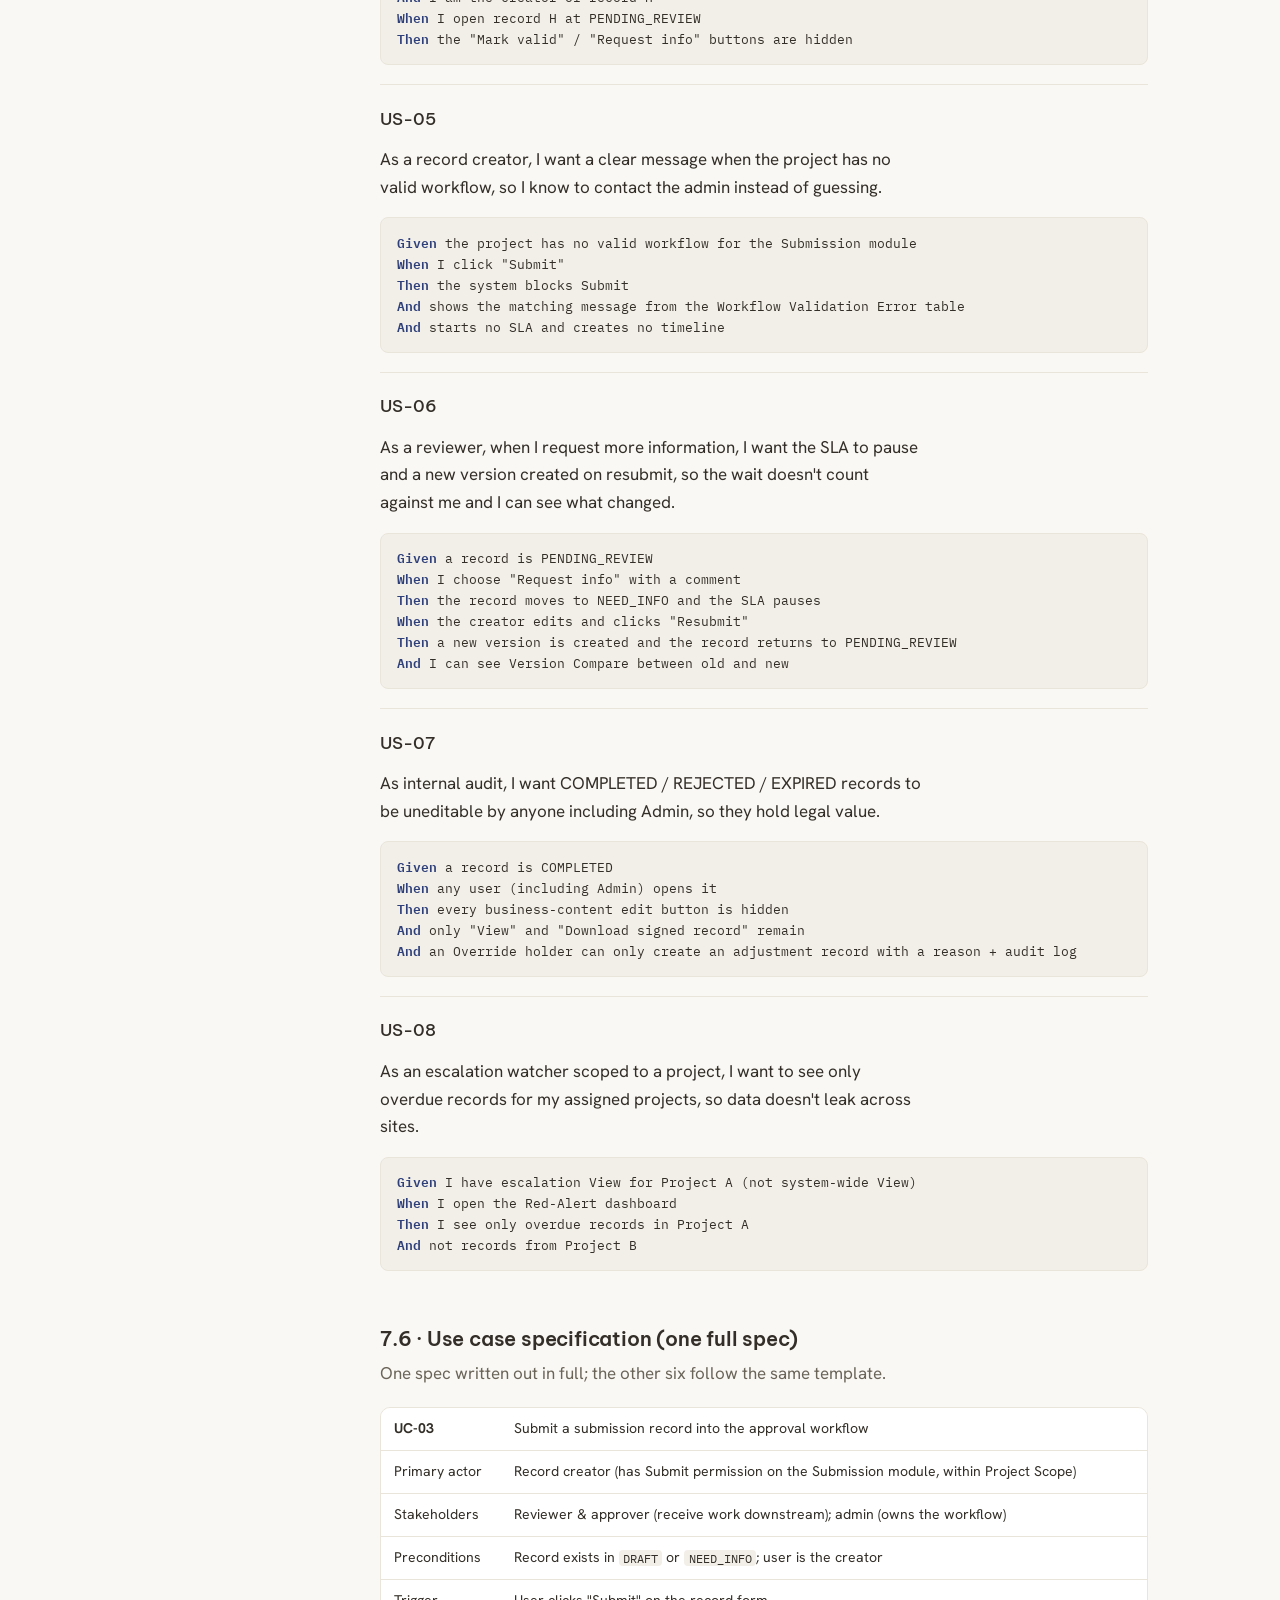
<file: case-study-1.html>
<!doctype html>
<html lang="en">
<head>
<meta charset="utf-8">
<meta name="viewport" content="width=device-width, initial-scale=1">
<title>Access Control &amp; Approval Workflow — Case Study</title>
<meta name="description" content="Case study: a per-project PBAC permission model and a configurable multi-level approval workflow for a construction ERP on Odoo. Reconstruction based on real work.">
<meta property="og:type" content="website">
<meta property="og:site_name" content="Nguyễn Tuấn Định — BA Portfolio">
<meta property="og:title" content="Access Control &amp; Approval Workflow — Case Study">
<meta property="og:description" content="Case study: a per-project PBAC permission model and a configurable multi-level approval workflow for a construction ERP on Odoo. Reconstruction based on real work.">
<meta property="og:url" content="https://ngtuandinh123.github.io/portfolio/case-study-1.html">
<meta property="og:image" content="https://ngtuandinh123.github.io/portfolio/assets/og-card.png">
<meta name="twitter:card" content="summary_large_image">
<meta name="twitter:title" content="Access Control &amp; Approval Workflow — Case Study">
<meta name="twitter:description" content="Case study: a per-project PBAC permission model and a configurable multi-level approval workflow for a construction ERP on Odoo. Reconstruction based on real work.">
<meta name="twitter:image" content="https://ngtuandinh123.github.io/portfolio/assets/og-card.png">
<link rel="preconnect" href="https://fonts.googleapis.com">
<link rel="preconnect" href="https://fonts.gstatic.com" crossorigin>
<link rel="stylesheet" href="https://fonts.googleapis.com/css2?family=Be+Vietnam+Pro:wght@400;500;600&family=Hanken+Grotesk:wght@400;500&family=IBM+Plex+Mono:wght@400;500&display=swap">
<link rel="stylesheet" href="assets/styles.css?v=38">
<script src="assets/app.js?v=38"></script>
</head>
<body class="cs">
<a class="skip" href="#main"><span data-lang="en">Skip to content</span><span data-lang="vi">Tới nội dung chính</span></a>

<nav class="nav">
  <a class="mark" href="index.html">NTD&nbsp;·&nbsp;BA</a>
  <span class="links">
    <a href="index.html#work"><span data-lang="en">Case studies</span><span data-lang="vi">Case study</span></a>
    <a href="index.html#about"><span data-lang="en">About</span><span data-lang="vi">Giới thiệu</span></a>
    <a href="index.html#contact"><span data-lang="en">Contact</span><span data-lang="vi">Liên hệ</span></a>
  </span>
  <span class="seg" role="group" aria-label="Language">
    <button type="button" data-set-lang="en">EN</button>
    <button type="button" data-set-lang="vi">VI</button>
  </span>
  <button class="tgl" type="button" data-toggle-theme aria-label="Toggle theme">☀</button>
</nav>

<main id="main">
<div class="wrap wide">
  <a class="backlink" href="index.html">← <span data-lang="en">Back to portfolio</span><span data-lang="vi">Về trang chính</span></a>

  <div class="cs-layout">

    <nav class="cs-toc" aria-label="On this page">
      <a href="#tldr">TL;DR</a>
      <a href="#overview"><span data-lang="en">1 · Overview</span><span data-lang="vi">1 · Tổng quan</span></a>
      <a href="#problem"><span data-lang="en">2 · The problem</span><span data-lang="vi">2 · Vấn đề</span></a>
      <a href="#stakeholders"><span data-lang="en">3 · Stakeholders &amp; RACI</span><span data-lang="vi">3 · Stakeholder &amp; RACI</span></a>
      <a href="#approach"><span data-lang="en">4 · Approach</span><span data-lang="vi">4 · Cách tiếp cận</span></a>
      <a href="#asis"><span data-lang="en">5 · AS-IS process</span><span data-lang="vi">5 · Quy trình AS-IS</span></a>
      <a href="#tobe"><span data-lang="en">6 · TO-BE solution</span><span data-lang="vi">6 · Giải pháp TO-BE</span></a>
      <a href="#deliverables"><span data-lang="en">7 · Deliverables</span><span data-lang="vi">7 · Sản phẩm BA</span></a>
      <a href="#catches"><span data-lang="en">8 · Consistency catches</span><span data-lang="vi">8 · Những chỗ tự mâu thuẫn</span></a>
      <a href="#outcome"><span data-lang="en">9 · Outcome</span><span data-lang="vi">9 · Kết quả</span></a>
      <a href="#open"><span data-lang="en">10 · Open questions</span><span data-lang="vi">10 · Câu hỏi mở</span></a>
      <a href="#lessons"><span data-lang="en">11 · Lessons</span><span data-lang="vi">11 · Bài học</span></a>
    </nav>

    <div class="cs-body">

      <details class="toc-m">
        <summary><span data-lang="en">Contents</span><span data-lang="vi">Mục lục</span></summary>
        <div class="toc-body"></div>
      </details>

      <p class="kicker"><span data-lang="en">Case study 01 · Construction ERP</span><span data-lang="vi">Case study 01 · ERP xây dựng</span></p>
      <h1><span data-lang="en">Access Control &amp; Approval Workflow</span><span data-lang="vi">Phân quyền &amp; Luồng phê duyệt đề trình</span></h1>
      <p class="lead" style="margin-top:.8rem">
        <span data-lang="en">A per-project PBAC permission model and a configurable multi-level submission / approval engine for a multi-discipline construction company rolling out an ERP on Odoo.</span>
        <span data-lang="vi">Mô hình phân quyền PBAC (phân quyền theo từng dự án) và workflow phê duyệt đề trình nhiều cấp, cấu hình được, cho một doanh nghiệp xây dựng đa lĩnh vực triển khai ERP nền Odoo.</span>
      </p>


      <!-- ===================== TL;DR ===================== -->
      <section class="sec" id="tldr">
        <div class="tldr">
          <p class="kicker" style="margin-bottom:.3rem">TL;DR</p>
          <ul>
            <li><b><span data-lang="en">Context</span><span data-lang="vi">Bối cảnh</span>:</b>
              <span data-lang="en"> a multi-discipline construction contractor in Vietnam rolling out an in-house ERP (Odoo 17 CE + OCA). Records move between site and office on Word/Excel + Zalo + printed signatures.</span>
              <span data-lang="vi"> một nhà thầu xây dựng đa lĩnh vực tại VN triển khai ERP nội bộ (Odoo 17 CE + OCA). Hồ sơ luân chuyển công trường ↔ văn phòng trên Word/Excel + Zalo + bản in ký tay.</span></li>
            <li><b><span data-lang="en">My scope</span><span data-lang="vi">Scope của tôi</span>:</b>
              <span data-lang="en"> full specification of two modules under Senior BA review — (1) User Management &amp; Permissions (PBAC) and (2) Submission records / approval workflow.</span>
              <span data-lang="vi"> đặc tả trọn vẹn 2 phân hệ dưới rà soát của Senior BA — (1) Quản trị Người dùng &amp; Phân quyền (PBAC) và (2) Hồ sơ Đề trình / luồng phê duyệt.</span></li>
            <li><b><span data-lang="en">Three design decisions that mattered most</span><span data-lang="vi">3 quyết định thiết kế quan trọng nhất</span>:</b>
              <span data-lang="en"> per-project PBAC instead of hard job titles · a configurable workflow engine (no hard-coded approvers) · Separation of Duties enforced at system level.</span>
              <span data-lang="vi"> phân quyền PBAC theo từng dự án thay cho chức danh cứng · workflow engine cấu hình được · Separation of Duties cứng ở tầng hệ thống.</span></li>
            <li><b><span data-lang="en">Deliverables</span><span data-lang="vi">Sản phẩm</span>:</b>
              <span data-lang="en"> BRD/SRS extract · User–Role–Permission matrix · BPMN AS-IS/TO-BE · state diagram · ERD · 22 user stories + AC (Gherkin) · use case specification · business rules catalogue (29 rules) · wireframes (6 screens) · UAT test cases + requirement traceability matrix.</span>
              <span data-lang="vi"> BRD/SRS extract · ma trận User–Role–Permission · BPMN AS-IS/TO-BE · state diagram · ERD · 22 user story + AC (Gherkin) · use case specification · business rules catalogue (29 rule) · wireframes (6 màn) · UAT test cases + ma trận truy vết.</span></li>
            <li><b><span data-lang="en">Status</span><span data-lang="vi">Trạng thái</span>:</b>
              <span data-lang="en"> ready-for-development, handed to the developers.</span>
              <span data-lang="vi"> ready-for-development, đã bàn giao cho đội Developer.</span></li>
          </ul>
          <p class="read-one">
            <span data-lang="en">If you read one section, read <a href="#catches">§8 — Consistency catches</a>: four inconsistencies I caught by cross-checking requirements ↔ wireframes ↔ the permission model.</span>
            <span data-lang="vi">Nếu chỉ đọc một mục: đọc <a href="#catches">§8 — Những chỗ tài liệu tự mâu thuẫn</a> (bốn điểm tôi phát hiện khi rà soát chéo yêu cầu ↔ wireframe ↔ mô hình phân quyền).</span>
          </p>
        </div>
      </section>

      <!-- ===================== 1. OVERVIEW ===================== -->
      <section class="sec" id="overview">
        <p class="kicker">1</p>
        <h2><span data-lang="en">Overview</span><span data-lang="vi">Tổng quan</span></h2>
        <dl class="dl">
          <dt><span data-lang="en">Context</span><span data-lang="vi">Bối cảnh</span></dt>
          <dd><span data-lang="en">A multi-discipline construction contractor in Vietnam (residential, apartment, villa, office, road &amp; bridge, plus materials trading) rolling out an in-house ERP on <b>Odoo 17 Community + OCA</b>.</span><span data-lang="vi">Một nhà thầu xây dựng đa lĩnh vực tại Việt Nam (dân dụng, chung cư, biệt thự, văn phòng, cầu đường + kinh doanh vật liệu), triển khai ERP nội bộ nền <b>Odoo 17 Community + OCA</b>.</span></dd>
          <dt><span data-lang="en">My role</span><span data-lang="vi">Vai trò của tôi</span></dt>
          <dd><span data-lang="en">Business Analyst (freelance), owning two modules end to end <b>under Senior BA review</b>: User Management &amp; Permissions, and Submission records / approval workflow.</span><span data-lang="vi">Business Analyst (freelance), phụ trách trọn vẹn 2 phân hệ <b>dưới sự rà soát của Senior BA</b>: Quản trị Người dùng &amp; Phân quyền, và Hồ sơ Đề trình / luồng phê duyệt.</span></dd>
          <dt><span data-lang="en">Target customer scale</span><span data-lang="vi">Quy mô KH mục tiêu</span></dt>
          <dd><span data-lang="en">A firm running many concurrent sites; hundreds of user accounts, a few dozen with approval-handling roles. 5 submission types; per-type SLA of 3–14 working days (typical client requirement).</span><span data-lang="vi">Doanh nghiệp vận hành nhiều công trường song song; hàng trăm tài khoản, vài chục có vai trò xử lý đề trình. 5 nhóm loại đề trình; SLA mỗi loại 3–14 ngày làm việc (yêu cầu chủ đầu tư điển hình).</span></dd>
          <dt><span data-lang="en">Phase &amp; duration</span><span data-lang="vi">Giai đoạn &amp; thời lượng</span></dt>
          <dd><span data-lang="en">Discovery → ready-for-development specification for the two assigned modules; ~6–8 weeks for this scope.</span><span data-lang="vi">Discovery → đặc tả ready-for-development cho 2 phân hệ được giao; ~6–8 tuần cho phần scope này.</span></dd>
          <dt><span data-lang="en">Team</span><span data-lang="vi">Team</span></dt>
          <dd><span data-lang="en">1 Senior BA (review &amp; sign-off), 1 PM, 1–2 Developers. I did the wireframes (Figma) and supported UAT.</span><span data-lang="vi">1 Senior BA (rà soát &amp; duyệt tài liệu), 1 PM, 1–2 Developer. Tôi tự làm wireframe (Figma) và hỗ trợ UAT.</span></dd>
          <dt><span data-lang="en">Tools</span><span data-lang="vi">Công cụ</span></dt>
          <dd>draw.io / Lucidchart, Figma, Jira, Confluence / Markdown.</dd>
        </dl>

        <h3><span data-lang="en">Scope boundary</span><span data-lang="vi">Ranh giới scope</span></h3>
        <div class="tbl-scroll">
          <table>
            <thead><tr>
              <th><span data-lang="en">In scope</span><span data-lang="vi">Trong scope</span></th>
              <th><span data-lang="en">Out of scope</span><span data-lang="vi">Ngoài scope</span></th>
              <th><span data-lang="en">Deferred to phase 2</span><span data-lang="vi">Hoãn sang phase 2</span></th>
            </tr></thead>
            <tbody>
              <tr>
                <td><span data-lang="en">PBAC model (User / Permission Group / Department / Project), permission calculation, submission-module permission matrix</span><span data-lang="vi">Mô hình PBAC (User / Nhóm quyền / Phòng ban / Dự án), công thức tính quyền, ma trận quyền phân hệ Đề trình</span></td>
                <td><span data-lang="en">Accounting / finance logic of payment requests (posting, VAT, receivables)</span><span data-lang="vi">Nghiệp vụ kế toán/tài chính của đề nghị thanh toán (hạch toán, VAT, công nợ)</span></td>
                <td><span data-lang="en">E-signature (DocuSeal / CA) — phase 1 uploads a scanned signed record</span><span data-lang="vi">Ký số (DocuSeal / CA) — phase 1 upload ảnh/PDF biên bản ký tay</span></td>
              </tr>
              <tr>
                <td><span data-lang="en">Configurable workflow engine: steps, actors, ANY/ALL, SLA, validation</span><span data-lang="vi">Workflow engine cấu hình được: bước, actor, ANY/ALL, SLA, validation</span></td>
                <td><span data-lang="en">Other modules (materials, progress, equipment, warehouse)</span><span data-lang="vi">Các phân hệ khác (vật tư, tiến độ, thiết bị, kho)</span></td>
                <td><span data-lang="en">Native mobile app — phase 1 uses responsive web</span><span data-lang="vi">App mobile native — phase 1 dùng responsive web</span></td>
              </tr>
              <tr>
                <td><span data-lang="en">Submission state machine, SLA engine, red-alert dashboard, versioning, audit trail</span><span data-lang="vi">State machine hồ sơ, SLA engine, dashboard báo đỏ, versioning, audit trail</span></td>
                <td><span data-lang="en">HR integration (auto-move users on staff transfer) — interface only</span><span data-lang="vi">Tích hợp HR (tự động luân chuyển user) — chỉ nêu interface</span></td>
                <td><span data-lang="en">Percentage-based approval (only ANY/ALL in phase 1)</span><span data-lang="vi">Phê duyệt theo tỷ lệ % (chỉ ANY/ALL ở phase 1)</span></td>
              </tr>
            </tbody>
          </table>
        </div>
        <div class="note-box">
          <b><span data-lang="en">A cut I proposed:</span><span data-lang="vi">Một phần tôi đề xuất cắt khỏi phase 1:</span></b>
          <span data-lang="en"> drop "percentage-of-confirmations" approval from phase 1, keep only <b>ANY / ALL</b>. Workshops showed no real case for a percentage mode, while it materially complicates the SLA engine (tracking partial-confirmation progress). Senior BA agreed; logged as a future extension.</span>
          <span data-lang="vi"> loại "phê duyệt theo tỷ lệ % số người xác nhận" khỏi phase 1, chỉ giữ <b>ANY / ALL</b>. Workshop cho thấy chưa có tình huống thực cần cơ chế %, trong khi nó làm phức tạp đáng kể SLA engine. Senior BA đồng ý; ghi lại là hướng mở rộng.</span>
        </div>
      </section>

      <!-- ===================== 2. PROBLEM ===================== -->
      <section class="sec" id="problem">
        <p class="kicker">2</p>
        <h2><span data-lang="en">The problem</span><span data-lang="vi">Vấn đề</span></h2>
        <p>
          <span data-lang="en">Records moving between site and office (material requests, shop drawings, method statements, payment requests, equipment-transfer requests) run on Word/Excel + Zalo/email + printed signatures. Discovery surfaced <b>7 pain points</b>:</span>
          <span data-lang="vi">Việc luân chuyển hồ sơ giữa công trường và văn phòng (đề nghị mua/cấp vật tư, shop drawing, biện pháp thi công, đề nghị thanh toán, đề nghị điều chuyển thiết bị) đang chạy trên Word/Excel + Zalo/email + bản in ký tay. Qua giai đoạn khảo sát, tôi ghi nhận <b>7 điểm nghẽn</b>:</span>
        </p>
        <ol class="steps">
          <li><span data-lang="en"><b>Records stall.</b> No SLA, no reminders; a record takes ~7–21 days, occasionally &gt; 30 <em>(interview estimate — not measured)</em>.</span><span data-lang="vi"><b>Hồ sơ bị "ngâm".</b> Không có SLA, không ai bị nhắc; một hồ sơ mất ~7–21 ngày, cá biệt &gt; 30 ngày <em>(ước lượng từ phỏng vấn — chưa đo)</em>.</span></li>
          <li><span data-lang="en"><b>Nobody knows who is holding a record</b> — handling responsibility isn't visible anywhere.</span><span data-lang="vi"><b>Không biết hồ sơ đang nằm ở ai</b> — trách nhiệm xử lý không hiển thị ở đâu.</span></li>
          <li><span data-lang="en"><b>Signed paper records go missing</b> — printed, signed, then scattered across personal drives.</span><span data-lang="vi"><b>Mất dấu biên bản ký tay</b> — bản in ký xong nằm rải rác ở thư mục máy cá nhân.</span></li>
          <li><span data-lang="en"><b>No evidence trail</b> of who viewed, approved or rejected, and why.</span><span data-lang="vi"><b>Không có bằng chứng</b> ai đã xem, ai đã duyệt, ai đã từ chối và vì lý do gì.</span></li>
          <li><span data-lang="en"><b>The owner can't see overdue records</b> to step in.</span><span data-lang="vi"><b>Chủ doanh nghiệp không thấy hồ sơ quá hạn</b> để can thiệp kịp thời.</span></li>
          <li><span data-lang="en"><b>Job-title-based permissions break the moment staff rotate between sites</b> — the same person needs different rights per project; a "department" list can't express who may do what, where.</span><span data-lang="vi"><b>Phân quyền theo "chức danh cứng" vỡ ngay khi nhân sự luân chuyển công trường</b> — cùng một người cần quyền khác nhau ở mỗi dự án; danh sách "phòng ban" không phản ánh được ai được làm gì, ở đâu.</span></li>
          <li><span data-lang="en">About <b>1 in 5 records returns for more information</b> at least once <em>(interview estimate)</em> — with no way to compare the old and new versions.</span><span data-lang="vi">Khoảng <b>1 trên 5 hồ sơ phải quay lại bổ sung</b> ít nhất một lần <em>(ước lượng từ phỏng vấn)</em> — nhưng không có cơ chế so sánh bản cũ/bản mới.</span></li>
        </ol>
        <p>
          <span data-lang="en"><b>Business goal:</b> kill delay with a real-time SLA + red alerts; guarantee the legal traceability of records; and decouple permissions from hard job titles.</span>
          <span data-lang="vi"><b>Mục tiêu nghiệp vụ:</b> triệt tiêu chậm trễ bằng SLA thời gian thực + báo đỏ; đảm bảo tính pháp lý &amp; truy vết của hồ sơ; và tách phân quyền ra khỏi "chức danh cứng".</span>
        </p>
      </section>

      <!-- ===================== 3. STAKEHOLDERS ===================== -->
      <section class="sec" id="stakeholders">
        <p class="kicker">3</p>
        <h2><span data-lang="en">Stakeholders &amp; RACI</span><span data-lang="vi">Stakeholder &amp; RACI</span></h2>
        <p class="sub"><span data-lang="en">RACI for the four activities in my scope (specifying the two modules), not the whole ERP programme. R = Responsible, A = Accountable, C = Consulted, I = Informed.</span><span data-lang="vi">RACI cho 4 hoạt động thuộc scope của tôi (đặc tả 2 phân hệ), không phải cả dự án ERP. R = Responsible (người làm), A = Accountable (người chịu trách nhiệm), C = Consulted (được hỏi ý kiến), I = Informed (được thông báo).</span></p>
        <div class="tbl-scroll">
          <table>
            <thead><tr>
              <th><span data-lang="en">Person / role</span><span data-lang="vi">Người / vai trò</span></th>
              <th><span data-lang="en">Elicitation</span><span data-lang="vi">Khai thác yêu cầu</span></th><th><span data-lang="en">Specification</span><span data-lang="vi">Đặc tả</span></th><th><span data-lang="en">Doc review &amp; sign-off</span><span data-lang="vi">Rà soát &amp; duyệt</span></th><th><span data-lang="en">Build &amp; test</span><span data-lang="vi">Xây dựng &amp; kiểm thử</span></th>
            </tr></thead>
            <tbody>
              <tr><td><b><span data-lang="en">Me — BA (F0 + F3 scope)</span><span data-lang="vi">Tôi — BA (scope F0 + F3)</span></b></td><td>R / A</td><td>R / A</td><td>C</td><td>C</td></tr>
              <tr><td>Senior BA</td><td>C</td><td>C</td><td>R / A</td><td>I</td></tr>
              <tr><td>PM</td><td>C</td><td>I</td><td>C</td><td>I</td></tr>
              <tr><td>Developer (1–2)</td><td>I</td><td>C</td><td>C</td><td>R / A</td></tr>
              <tr><td><span data-lang="en">Site engineer / materials officer / QS (submitter)</span><span data-lang="vi">Kỹ sư / cán bộ vật tư / QS (người tạo đề trình)</span></td><td>C</td><td>C</td><td>I</td><td>I</td></tr>
              <tr><td><span data-lang="en">Reviewer (office technical)</span><span data-lang="vi">Cán bộ kiểm soát (kỹ thuật VP)</span></td><td>C</td><td>C</td><td>I</td><td>I</td></tr>
              <tr><td><span data-lang="en">Dept head / site commander / board (approver)</span><span data-lang="vi">Trưởng phòng / Chỉ huy trưởng / BGĐ (người phê duyệt)</span></td><td>C</td><td>C</td><td>C</td><td>I</td></tr>
              <tr><td><span data-lang="en">Permission admin (IT)</span><span data-lang="vi">Quản trị phân quyền (IT)</span></td><td>C</td><td>C</td><td>C</td><td>I</td></tr>
              <tr><td><span data-lang="en">Accountant</span><span data-lang="vi">Kế toán</span></td><td>C</td><td>I</td><td>I</td><td>I</td></tr>
              <tr><td><span data-lang="en">Business owner</span><span data-lang="vi">Chủ doanh nghiệp</span></td><td>C</td><td>I</td><td>C</td><td>I</td></tr>
            </tbody>
          </table>
        </div>
        <div class="note-box">
          <b><span data-lang="en">Something the Senior BA changed in my work:</span><span data-lang="vi">Một điểm Senior BA chỉnh trong công việc của tôi:</span></b>
          <span data-lang="en"> my first draft let individual add-on permissions both add and subtract rights relative to a group. The Senior BA required an <b>additive-only</b> model — to restrict someone you re-shape their permission group — so the permission logic stays "non-contradictory and easy to audit". I rewrote section 3 of the BRD and the whole matrix along those lines.</span>
          <span data-lang="vi"> bản đầu tôi cho phép Quyền bổ sung cá nhân vừa cộng vừa trừ quyền so với Nhóm. Senior BA yêu cầu chuyển sang <b>mô hình chỉ-cộng</b> — muốn hạn chế thì thiết lập lại Nhóm quyền — để logic quyền "không mâu thuẫn, dễ kiểm tra". Tôi viết lại Mục 3 của BRD và cập nhật toàn bộ ma trận theo hướng này.</span>
        </div>
      </section>

      <!-- ===================== 4. APPROACH ===================== -->
      <section class="sec" id="approach">
        <p class="kicker">4</p>
        <h2><span data-lang="en">Approach</span><span data-lang="vi">Cách tiếp cận</span></h2>
        <ol class="steps">
          <li><span data-lang="en">I read the current state — existing system docs, client meeting notes, and how records actually move on Zalo/email.</span><span data-lang="vi">Tôi đọc hiện trạng — tài liệu hệ thống hiện có, biên bản họp khách, và quan sát cách hồ sơ đang chạy trên Zalo/email.</span></li>
          <li><span data-lang="en">I built a 12-question elicitation bank for the submission flow: record types, average turnaround, who tracks pending records, the "forgotten record" scenario, the client's formal SLAs, the warning thresholds they want, how signing works today, whether there is multi-level approval, and the re-submit process.</span><span data-lang="vi">Tôi xây bộ 12 câu hỏi elicitation cho luồng đề trình: loại hồ sơ, thời gian duyệt trung bình, ai theo dõi, tình huống "hồ sơ bị quên", SLA chính thức của chủ đầu tư, mốc cảnh báo mong muốn, cách ký hiện tại, có duyệt đa cấp không, quy trình tái nộp.</span></li>
          <li><span data-lang="en">I ran AS-IS workshops with three groups: record creators (site), reviewers (office), approvers (management).</span><span data-lang="vi">Tôi chạy workshop AS-IS với 3 nhóm: người tạo hồ sơ (công trường), người kiểm soát (văn phòng), người phê duyệt (quản lý).</span></li>
          <li><span data-lang="en">I benchmarked similar ERPs / tools (anonymised) for their permission and workflow models.</span><span data-lang="vi">Tôi đối chiếu với các ERP/công cụ tương tự trên thị trường (ẩn danh) về mô hình phân quyền và workflow.</span></li>
          <li><span data-lang="en">I modelled AS-IS → identified pain → designed TO-BE, then cross-reviewed feasibility on Odoo/OCA with a developer (§6.9) and consistency with the Senior BA (§8) before finalising.</span><span data-lang="vi">Tôi mô hình hoá AS-IS → xác định pain → thiết kế TO-BE, rồi rà soát chéo với Developer về tính khả thi trên nền Odoo/OCA (§6.9) và với Senior BA về tính nhất quán (§8), trước khi chốt đặc tả.</span></li>
        </ol>
      </section>

      <!-- ===================== 5. AS-IS ===================== -->
      <section class="sec" id="asis">
        <p class="kicker">5</p>
        <h2><span data-lang="en">AS-IS process</span><span data-lang="vi">Quy trình AS-IS</span></h2>
        <figure class="diagram">
          <div class="diagram-scroll">
          <svg viewBox="0 0 680 230" role="img" aria-labelledby="asis-t">
            <title id="asis-t">AS-IS: draft in Word, send by chat, recipient must remember, print/sign/scan, file locally</title>
            <defs><marker id="a1" markerWidth="9" markerHeight="9" refX="7.5" refY="4" orient="auto"><path d="M0,0 L9,4 L0,8 z" class="dg-accent"/></marker></defs>
            <rect x="8" y="16" width="150" height="38" rx="7" class="dg-fill dg-stroke"/><text x="18" y="33" class="dg-text" data-lang="en">Draft in</text><text x="18" y="33" class="dg-text" data-lang="vi">Soạn trên</text><text x="18" y="47" class="dg-text">Word / Excel</text>
            <rect x="188" y="16" width="170" height="38" rx="7" class="dg-fill dg-stroke"/><text x="198" y="33" class="dg-text" data-lang="en">Send via Zalo /</text><text x="198" y="33" class="dg-text" data-lang="vi">Gửi qua Zalo /</text><text x="198" y="47" class="dg-text" data-lang="en">email / printout</text><text x="198" y="47" class="dg-text" data-lang="vi">email / bản in</text>
            <rect x="388" y="16" width="170" height="38" rx="7" class="dg-fill dg-stroke"/><text x="398" y="33" class="dg-text" data-lang="en">Recipient must</text><text x="398" y="33" class="dg-text" data-lang="vi">Người nhận phải</text><text x="398" y="47" class="dg-text" data-lang="en">remember to act</text><text x="398" y="47" class="dg-text" data-lang="vi">tự nhớ để xử lý</text>
            <line x1="158" y1="35" x2="184" y2="35" class="dg-accent-stroke" marker-end="url(#a1)"/>
            <line x1="358" y1="35" x2="384" y2="35" class="dg-accent-stroke" marker-end="url(#a1)"/>
            <rect x="8" y="110" width="200" height="38" rx="7" class="dg-fill dg-stroke"/><text x="18" y="127" class="dg-text" data-lang="en">Reviewed — verbal</text><text x="18" y="127" class="dg-text" data-lang="vi">Góp ý miệng</text><text x="18" y="141" class="dg-text" data-lang="en">/ chat feedback</text><text x="18" y="141" class="dg-text" data-lang="vi">/ qua chat</text>
            <rect x="360" y="110" width="220" height="38" rx="7" class="dg-bad"/><text x="372" y="127" class="dg-text" data-lang="en">Sits untouched —</text><text x="372" y="127" class="dg-text" data-lang="vi">Nằm im —</text><text x="372" y="141" class="dg-text" data-lang="en">nobody knows where</text><text x="372" y="141" class="dg-text" data-lang="vi">không ai biết ở đâu</text>
            <line x1="460" y1="54" x2="150" y2="106" class="dg-accent-stroke" marker-end="url(#a1)"/><text x="250" y="82" class="dg-lbl dg-text-soft" data-lang="en">remembered</text><text x="250" y="82" class="dg-lbl dg-text-soft" data-lang="vi">được nhớ</text>
            <line x1="490" y1="54" x2="470" y2="106" class="dg-accent-stroke" marker-end="url(#a1)"/><text x="500" y="84" class="dg-lbl dg-text-soft" data-lang="en">forgotten</text><text x="500" y="84" class="dg-lbl dg-text-soft" data-lang="vi">bị quên</text>
            <line x1="360" y1="140" x2="212" y2="132" class="dg-note-line" marker-end="url(#a1)"/><text x="230" y="170" class="dg-lbl dg-note" data-lang="en">found weeks later</text><text x="230" y="170" class="dg-lbl dg-note" data-lang="vi">vài tuần sau mới thấy</text>
            <rect x="120" y="182" width="150" height="34" rx="7" class="dg-fill dg-stroke"/><text x="130" y="203" class="dg-text" data-lang="en">Print, sign, scan</text><text x="130" y="203" class="dg-text" data-lang="vi">In, ký, scan</text>
            <rect x="300" y="182" width="200" height="34" rx="7" class="dg-fill dg-stroke"/><text x="310" y="203" class="dg-text" data-lang="en">Saved to a personal folder</text><text x="310" y="203" class="dg-text" data-lang="vi">Lưu vào thư mục cá nhân</text>
            <line x1="108" y1="148" x2="170" y2="178" class="dg-accent-stroke" marker-end="url(#a1)"/>
            <line x1="270" y1="199" x2="296" y2="199" class="dg-accent-stroke" marker-end="url(#a1)"/>
          </svg>
          </div>
            <figcaption><span data-lang="en">AS-IS submission flow</span><span data-lang="vi">Luồng đề trình AS-IS</span></figcaption>
        </figure>
        <p class="sub">
          <span data-lang="en">Pain on the flow: no record status · no "current holder" · no SLA clock · no action evidence · scattered signed records · a creator with authority can effectively "approve" their own record.</span>
          <span data-lang="vi">Điểm nghẽn trên luồng: không có trạng thái hồ sơ · không có "người đang giữ" · không có đồng hồ SLA · không có bằng chứng thao tác · biên bản phân tán · người tạo có thẩm quyền có thể tự "duyệt" hồ sơ của mình.</span>
        </p>
      </section>

      <!-- ===================== 6. TO-BE ===================== -->
      <section class="sec" id="tobe">
        <p class="kicker">6</p>
        <h2><span data-lang="en">TO-BE solution — design decisions</span><span data-lang="vi">Giải pháp TO-BE — các quyết định thiết kế</span></h2>

        <div class="subsec">
          <h3>6.1 · <span data-lang="en">PBAC instead of hard job titles</span><span data-lang="vi">PBAC thay cho "chức danh cứng"</span></h3>
          <p><span data-lang="en"><b>Problem:</b> staff rotate between sites constantly; granting rights via "department / job title" can't express who may do what, on which project.</span><span data-lang="vi"><b>Vấn đề:</b> nhân sự luân chuyển công trường liên tục; gán quyền qua "phòng ban / chức danh" không phản ánh được ai được làm gì, ở dự án nào.</span></p>
          <p><span data-lang="en"><b>Design:</b> effective permission is computed as:</span><span data-lang="vi"><b>Thiết kế:</b> quyền thực thi được tính theo công thức:</span></p>
          <pre class="code fixed"><span data-lang="en">Permission at Project X = UNION(permissions from groups at X) + individual add-ons at X</span><span data-lang="vi">Quyền tại Dự án X = HỢP(quyền từ các Nhóm tại X) + Quyền bổ sung cá nhân tại X</span></pre>
          <figure class="diagram">
            <div class="diagram-scroll">
            <svg viewBox="0 0 620 212" role="img" aria-labelledby="pc-t">
              <title id="pc-t">Effective permission = union of permission groups plus individual add-ons, filtered by project; departments excluded</title>
              <defs><marker id="ah" markerWidth="8" markerHeight="8" refX="7" refY="4" orient="auto"><path d="M0,0 L8,4 L0,8 z" class="dg-accent"/></marker></defs>
              <rect x="8" y="14" width="176" height="32" rx="7" class="dg-fill dg-stroke"/><text x="18" y="34" class="dg-text" data-lang="en">Permission Group A</text><text x="18" y="34" class="dg-text" data-lang="vi">Nhóm quyền A</text>
              <rect x="8" y="82" width="176" height="32" rx="7" class="dg-fill dg-stroke"/><text x="18" y="102" class="dg-text" data-lang="en">Permission Group B</text><text x="18" y="102" class="dg-text" data-lang="vi">Nhóm quyền B</text>
              <rect x="8" y="150" width="176" height="32" rx="7" class="dg-fill dg-stroke" stroke-dasharray="4 3"/><text x="18" y="170" class="dg-text" data-lang="en">Individual add-ons</text><text x="18" y="170" class="dg-text" data-lang="vi">Quyền bổ sung cá nhân</text>
              <circle cx="330" cy="98" r="40" class="dg-fill-2 dg-stroke"/><text x="330" y="94" text-anchor="middle" class="dg-text">UNION</text><text x="330" y="110" text-anchor="middle" class="dg-lbl dg-text-soft" data-lang="en">add only</text><text x="330" y="110" text-anchor="middle" class="dg-lbl dg-text-soft" data-lang="vi">chỉ cộng</text>
              <line x1="184" y1="30" x2="292" y2="86" class="dg-accent-stroke" marker-end="url(#ah)"/>
              <line x1="184" y1="98" x2="288" y2="98" class="dg-accent-stroke" marker-end="url(#ah)"/>
              <line x1="184" y1="166" x2="292" y2="110" class="dg-accent-stroke" marker-end="url(#ah)"/>
              <rect x="420" y="74" width="192" height="48" rx="7" class="dg-ok"/><text x="433" y="95" class="dg-text" data-lang="en">Effective permissions</text><text x="433" y="95" class="dg-text" data-lang="vi">Quyền thực thi</text><text x="433" y="111" class="dg-lbl dg-text-soft" data-lang="en">at Project X</text><text x="433" y="111" class="dg-lbl dg-text-soft" data-lang="vi">tại Dự án X</text>
              <line x1="370" y1="98" x2="414" y2="98" class="dg-accent-stroke" marker-end="url(#ah)"/>
              <text x="310" y="200" text-anchor="middle" class="dg-lbl dg-text-soft" data-lang="en">Departments are excluded from this calculation.</text><text x="310" y="200" text-anchor="middle" class="dg-lbl dg-text-soft" data-lang="vi">Phòng ban không tính vào phép tính này.</text>
            </svg>
            </div>
            <figcaption><span data-lang="en">Effective permission = union of groups + individual add-ons, per project</span><span data-lang="vi">Quyền thực thi = hợp các nhóm + quyền bổ sung cá nhân, theo từng dự án</span></figcaption>
          </figure>
          <p><span data-lang="en">Three entities, each with a single role: <b>User</b> (logs in; 1 home department; N permission groups; N projects) · <b>Permission Group</b> (the <b>only</b> source of rights; changes propagate instantly) · <b>Department</b> (organisation only — <b>grants nothing</b>; used to filter reports and to pick workflow actors).</span><span data-lang="vi">Ba thực thể, mỗi thực thể một vai trò duy nhất: <b>Người dùng</b> (đăng nhập; 1 phòng ban chính; N nhóm quyền; N dự án) · <b>Nhóm quyền</b> (nguồn cấp quyền <b>duy nhất</b>; đổi quyền lan truyền tức thì) · <b>Phòng ban</b> (chỉ tổ chức — <b>không cấp quyền</b>; dùng lọc báo cáo và chọn actor workflow).</span></p>
          <p><span data-lang="en"><b>Invariants:</b> rights come only from groups + individual add-ons; the model is <b>additive, never subtractive</b>; permissions are computed <b>per project</b>; a new project starts with an <b>empty</b> matrix that the admin must set (BR-PBAC-02).</span><span data-lang="vi"><b>Nguyên tắc bất biến:</b> quyền chỉ đến từ Nhóm + Quyền bổ sung; mô hình <b>chỉ cộng, không trừ</b>; quyền tính <b>theo từng Dự án</b>; dự án mới → ma trận quyền <b>trống</b>, Admin phải thiết lập (BR-PBAC-02).</span></p>
          <p><span data-lang="en"><b>Action vocabulary</b> per module: View · Create · Edit · Submit · Review · Approve · Override (top management only; for exceptions, not free editing).</span><span data-lang="vi"><b>Danh mục hành động</b> mỗi phân hệ: Xem · Tạo · Sửa · Gửi duyệt (Submit) · Kiểm soát (Review) · Phê duyệt (Approve) · Ghi đè (Override — chỉ cấp quản lý cao nhất; dùng cho ngoại lệ, không phải để sửa tự do).</span></p>
        </div>

        <div class="subsec">
          <h3>6.2 · <span data-lang="en">Configurable workflow engine (no hard-coded approvers)</span><span data-lang="vi">Workflow engine cấu hình được</span></h3>
          <p><span data-lang="en">Every project has a different flow → reviewers / approvers are <b>not</b> fixed in code. The admin builds a sequence of steps; each step has: name · action (Submit / Review / Approve / Request Info / Reject / Complete) · input → output state (approve / request-info / reject) · actor (<b>Permission Group</b> recommended / specific user / Department — system takes the union) · completion mode <b>ANY</b> or <b>ALL</b> · step SLA (working hours; default <b>5 working days</b>) · comment / file required.</span><span data-lang="vi">Mỗi dự án luồng khác nhau → không cố định người kiểm soát / người phê duyệt trong code. Admin cấu hình chuỗi bước tuần tự; mỗi bước có: tên · hành động (Submit / Review / Approve / Request Info / Reject / Complete) · trạng thái vào → ra (approve / request-info / reject) · actor (nên dùng <b>Nhóm quyền</b> / User cụ thể / Phòng ban — hệ thống gộp tất cả lại (phép hợp)) · chế độ hoàn tất <b>ANY</b> hoặc <b>ALL</b> · SLA bước (theo giờ làm việc; mặc định <b>5 ngày làm việc</b>) · bắt buộc comment / file.</span></p>
          <p><span data-lang="en"><b>Invalid-config guard</b> (validated before save): no step after Submit; a step with no valid actor; an actor lacking the step's action permission; <b>an Approve step whose only actor is the record's creator</b>; no end state; a loop with no exit.</span><span data-lang="vi"><b>Quy tắc chặn cấu hình sai</b> (validate trước khi lưu): thiếu bước sau Submit; bước không có actor hợp lệ; actor thiếu quyền tương ứng; <b>bước Approve chỉ có duy nhất người tạo hồ sơ làm actor</b>; không có trạng thái kết thúc; vòng lặp không lối thoát.</span></p>
          <p><span data-lang="en"><b>Concurrent actions in a step.</b> In <b>ANY</b> mode the first valid action completes the step; later actions are rejected with <em>"already handled by [name] at [time]"</em>. In <b>ALL</b> mode the system tracks partial confirmations; the step completes only on the last actor, and all partial confirmations are voided if the record returns to <code>NEED_INFO</code>.</span><span data-lang="vi"><b>Thao tác đồng thời trong một bước.</b> Ở chế độ <b>ANY</b>, hành động hợp lệ đầu tiên hoàn tất bước; thao tác đến sau bị từ chối kèm thông báo <em>"đã được [tên] xử lý lúc [giờ]"</em>. Ở chế độ <b>ALL</b>, hệ thống ghi nhận xác nhận từng phần; bước chỉ hoàn tất khi actor cuối cùng xác nhận, và mọi xác nhận từng phần bị huỷ nếu hồ sơ quay về <code>NEED_INFO</code>.</span></p>
          <p><span data-lang="en"><b>Workflow versioning for in-flight records.</b> On Submit the system <b>pins</b> the active <code>workflow_version</code> onto the record. In-flight records keep running on the pinned version even if the admin edits the workflow afterwards; the new version applies only to records submitted after the change. This avoids "editing the workflow jams 40 running records".</span><span data-lang="vi"><b>Workflow versioning cho hồ sơ đang chạy.</b> Khi Submit, hệ thống <b>ghim</b> <code>workflow_version</code> vào hồ sơ. Hồ sơ đang chạy tiếp tục theo version đã ghim dù Admin sửa workflow sau đó; version mới chỉ áp dụng cho hồ sơ Submit sau thời điểm thay đổi. Nhờ vậy tránh được tình huống "sửa workflow làm kẹt 40 hồ sơ đang chạy".</span></p>
        </div>

        <div class="subsec">
          <h3>6.3 · <span data-lang="en">Separation of Duties (SoD)</span><span data-lang="vi">Separation of Duties (SoD — tách bạch trách nhiệm)</span></h3>
          <p><span data-lang="en">A person may hold multiple permissions, but the system <b>hard-blocks self-review / self-approval of a record they created</b> — even if their group has Approve. Action buttons on approval steps are <b>hidden</b> for the creator. If a step's only actor equals the creator, the system warns and demands a substitute actor.</span><span data-lang="vi">Hệ thống cho một người kiêm nhiều quyền, nhưng <b>chặn tuyệt đối tự kiểm soát / tự phê duyệt hồ sơ do chính mình tạo</b> — kể cả khi Nhóm quyền có đủ quyền Approve. Nút thao tác ở bước duyệt bị <b>ẩn</b> với người tạo. Nếu actor duy nhất của bước trùng người tạo → cảnh báo và yêu cầu actor thay thế.</span></p>
          <div class="tbl-scroll">
            <table>
              <thead><tr><th><span data-lang="en">Situation</span><span data-lang="vi">Tình huống</span></th><th><span data-lang="en">Handling</span><span data-lang="vi">Xử lý</span></th></tr></thead>
              <tbody>
                <tr><td><span data-lang="en">Approver on leave</span><span data-lang="vi">Người phê duyệt đi vắng</span></td><td><span data-lang="en">Admin sets a <b>substitute actor</b> for the step (phase 1: manual, time-boxed; auto-delegation is phase 2). Pending records are re-assigned; audit-logged.</span><span data-lang="vi">Admin cấu hình <b>actor thay thế</b> cho bước (phase 1: thủ công, có thời hạn; delegation tự động phase 2). Hồ sơ đang chờ được gán lại; ghi audit log.</span></td></tr>
                <tr><td><span data-lang="en">Account locked while holding a task</span><span data-lang="vi">Tài khoản bị khoá khi đang giữ task</span></td><td><span data-lang="en">System alerts the admin; <b>mandatory hand-over</b> of the task to another reviewer/approver before or right after locking (BR-PBAC-05 hand-over · BR-PBAC-06 lock &amp; force-logout · BR-PBAC-08 unavailable actor).</span><span data-lang="vi">Hệ thống cảnh báo Admin; <b>bắt buộc bàn giao</b> task trước hoặc ngay sau khi khoá (BR-PBAC-05 bàn giao · BR-PBAC-06 khoá &amp; đăng xuất · BR-PBAC-08 actor không khả dụng).</span></td></tr>
                <tr><td><span data-lang="en">Permission group emptied by an HR transfer</span><span data-lang="vi">Nhóm quyền bị rỗng do điều chuyển nhân sự</span></td><td><span data-lang="en">The step loses a valid actor → the record shows a <b>"reconfigure workflow"</b> warning; the step's action is blocked until an actor exists.</span><span data-lang="vi">Bước mất actor hợp lệ → hồ sơ hiển thị cảnh báo <b>"Cần cấu hình lại workflow"</b>; chặn hành động của bước cho tới khi có actor.</span></td></tr>
              </tbody>
            </table>
          </div>
        </div>

        <div class="subsec">
          <h3>6.4 · <span data-lang="en">Submission state machine</span><span data-lang="vi">State machine của hồ sơ đề trình</span></h3>
          <figure class="diagram">
            <div class="diagram-scroll">
            <svg viewBox="0 0 700 384" role="img" aria-labelledby="sm-t">
              <title id="sm-t">Submission lifecycle: DRAFT to PENDING_REVIEW, NEED_INFO loop, PENDING_APPROVAL, APPROVED, WAITING_SIGNATURE, COMPLETED; plus WITHDRAWN, REJECTED, EXPIRED terminal states</title>
              <defs><marker id="s1" markerWidth="8" markerHeight="8" refX="7" refY="4" orient="auto"><path d="M0,0 L8,4 L0,8 z" class="dg-accent"/></marker></defs>
              <g>
                <rect x="285" y="10" width="150" height="28" rx="6" class="dg-fill dg-stroke"/><text x="360" y="28" text-anchor="middle" class="dg-text">DRAFT</text>
                <rect x="40" y="70" width="130" height="28" rx="6" class="dg-fill dg-stroke"/><text x="105" y="88" text-anchor="middle" class="dg-text">WITHDRAWN</text><circle cx="166" cy="84" r="3" class="dg-note"/>
                <rect x="285" y="70" width="150" height="28" rx="6" class="dg-fill dg-stroke"/><text x="360" y="88" text-anchor="middle" class="dg-text">PENDING_REVIEW</text>
                <rect x="40" y="130" width="130" height="28" rx="6" class="dg-warn"/><text x="105" y="148" text-anchor="middle" class="dg-text">NEED_INFO</text>
                <rect x="285" y="130" width="150" height="28" rx="6" class="dg-fill dg-stroke"/><text x="360" y="148" text-anchor="middle" class="dg-text">PENDING_APPROVAL</text>
                <rect x="520" y="130" width="130" height="28" rx="6" class="dg-bad"/><text x="585" y="148" text-anchor="middle" class="dg-text">REJECTED</text><circle cx="646" cy="144" r="3" class="dg-note"/>
                <rect x="285" y="190" width="150" height="28" rx="6" class="dg-fill dg-stroke"/><text x="360" y="208" text-anchor="middle" class="dg-text">APPROVED</text>
                <rect x="285" y="250" width="150" height="28" rx="6" class="dg-fill dg-stroke"/><text x="360" y="268" text-anchor="middle" class="dg-text">WAITING_SIGNATURE</text>
                <rect x="520" y="250" width="130" height="28" rx="6" class="dg-bad"/><text x="585" y="268" text-anchor="middle" class="dg-text">EXPIRED</text><circle cx="646" cy="264" r="3" class="dg-note"/>
                <rect x="285" y="310" width="150" height="28" rx="6" class="dg-ok"/><text x="360" y="328" text-anchor="middle" class="dg-text">COMPLETED</text><circle cx="431" cy="324" r="3" class="dg-note"/>
              </g>
              <line x1="360" y1="38" x2="360" y2="68" class="dg-accent-stroke" marker-end="url(#s1)"/><text x="366" y="57" class="dg-lbl dg-text-soft" data-lang="en">Submit</text><text x="366" y="57" class="dg-lbl dg-text-soft" data-lang="vi">Nộp</text>
              <line x1="285" y1="84" x2="172" y2="84" class="dg-accent-stroke" marker-end="url(#s1)"/><text x="188" y="66" class="dg-lbl dg-text-soft" data-lang="en">Withdraw</text><text x="188" y="66" class="dg-lbl dg-text-soft" data-lang="vi">Rút</text>
              <line x1="305" y1="98" x2="140" y2="128" class="dg-accent-stroke" marker-end="url(#s1)"/><text x="146" y="104" class="dg-lbl dg-text-soft" data-lang="en">Request info</text><text x="146" y="104" class="dg-lbl dg-text-soft" data-lang="vi">Yêu cầu bổ sung</text>
              <line x1="360" y1="98" x2="360" y2="128" class="dg-accent-stroke" marker-end="url(#s1)"/><text x="366" y="117" class="dg-lbl dg-text-soft" data-lang="en">Review OK</text><text x="366" y="117" class="dg-lbl dg-text-soft" data-lang="vi">Kiểm soát đạt</text>
              <line x1="150" y1="130" x2="290" y2="98" class="dg-accent-stroke" marker-end="url(#s1)"/><text x="146" y="128" class="dg-lbl dg-text-soft" data-lang="en">Resubmit (+ v)</text><text x="146" y="128" class="dg-lbl dg-text-soft" data-lang="vi">Gửi lại (+ v)</text>
              <line x1="285" y1="146" x2="172" y2="146" class="dg-accent-stroke" marker-end="url(#s1)"/><text x="182" y="164" class="dg-lbl dg-text-soft" data-lang="en">Request info</text><text x="182" y="164" class="dg-lbl dg-text-soft" data-lang="vi">Yêu cầu bổ sung</text>
              <line x1="435" y1="144" x2="518" y2="144" class="dg-accent-stroke" marker-end="url(#s1)"/><text x="430" y="132" class="dg-lbl dg-text-soft" data-lang="en">Reject + reason</text><text x="430" y="132" class="dg-lbl dg-text-soft" data-lang="vi">Từ chối + lý do</text>
              <line x1="360" y1="158" x2="360" y2="188" class="dg-accent-stroke" marker-end="url(#s1)"/><text x="366" y="177" class="dg-lbl dg-text-soft" data-lang="en">Approve</text><text x="366" y="177" class="dg-lbl dg-text-soft" data-lang="vi">Duyệt</text>
              <line x1="360" y1="218" x2="360" y2="248" class="dg-accent-stroke" marker-end="url(#s1)"/><text x="366" y="237" class="dg-lbl dg-text-soft" data-lang="en">Await signed record</text><text x="366" y="237" class="dg-lbl dg-text-soft" data-lang="vi">Chờ biên bản ký</text>
              <line x1="435" y1="264" x2="518" y2="264" class="dg-accent-stroke" marker-end="url(#s1)"/><text x="430" y="252" class="dg-lbl dg-text-soft" data-lang="en">&gt; 72 working h</text><text x="430" y="252" class="dg-lbl dg-text-soft" data-lang="vi">&gt; 72 giờ làm việc</text>
              <line x1="360" y1="278" x2="360" y2="308" class="dg-accent-stroke" marker-end="url(#s1)"/><text x="366" y="297" class="dg-lbl dg-text-soft" data-lang="en">Upload + confirm</text><text x="366" y="297" class="dg-lbl dg-text-soft" data-lang="vi">Tải lên + xác nhận</text>
              <text x="10" y="366" class="dg-lbl dg-note" data-lang="en">COMPLETED / REJECTED / EXPIRED are immutable — Clone spawns a NEW record (new id, SLA + timeline reset).</text><text x="10" y="366" class="dg-lbl dg-note" data-lang="vi">COMPLETED / REJECTED / EXPIRED là bất biến — Clone tạo một hồ sơ MỚI (id mới, reset SLA + timeline).</text>
            </svg>
            </div>
            <figcaption><span data-lang="en">Submission lifecycle — also serves as the TO-BE flow</span><span data-lang="vi">Vòng đời hồ sơ đề trình — đồng thời là luồng TO-BE</span></figcaption>
            <p class="dg-key"><span data-lang="vi"><b>DRAFT</b> nháp · <b>PENDING_REVIEW</b> chờ kiểm soát · <b>NEED_INFO</b> cần bổ sung · <b>PENDING_APPROVAL</b> chờ phê duyệt · <b>APPROVED</b> đã duyệt · <b>WAITING_SIGNATURE</b> chờ ký · <b>COMPLETED</b> hoàn tất · <b>WITHDRAWN</b> người tạo rút · <b>REJECTED</b> bị từ chối · <b>EXPIRED</b> quá hạn ký</span></p>
          </figure>
        </div>

        <div class="subsec">
          <h3>6.5 · <span data-lang="en">SLA engine + red alert</span><span data-lang="vi">SLA engine + báo đỏ</span></h3>
          <ul class="plain">
            <li><span data-lang="en">SLA runs <b>in working hours only</b> (08:00–17:00, Mon–Fri); holidays configurable.</span><span data-lang="vi">SLA <b>chỉ chạy trong giờ làm việc</b> (08:00–17:00, T2–T6); ngày nghỉ/lễ cấu hình được.</span></li>
            <li><span data-lang="en">SLA <b>pauses</b> while the record is in <code>NEED_INFO</code> or <code>DRAFT</code>.</span><span data-lang="vi">SLA <b>tạm dừng</b> khi hồ sơ ở <code>NEED_INFO</code> hoặc <code>DRAFT</code>.</span></li>
            <li><span data-lang="en">The <b>per-type total SLA</b> (3–14 working days, set by the client) is <b>allocated across the workflow steps</b>; default <b>5 working days per handling step</b>, which the admin reconciles to the type total. Missing a step SLA without Approve/Reject → the record turns Red + escalates.</span><span data-lang="vi"><b>Tổng SLA của một loại đề trình</b> (3–14 ngày làm việc, do chủ đầu tư quy định) được <b>phân bổ cho các bước</b>; mặc định <b>5 ngày làm việc / bước xử lý</b>, Admin điều chỉnh cho khớp SLA của loại. Quá hạn bước mà chưa Approve/Reject → hồ sơ chuyển Đỏ + escalation.</span></li>
            <li><span data-lang="en">Four alert levels: <b>Green</b> (plenty of time) · <b>Yellow</b> (≥ 80% used) · <b>Orange</b> (due today) · <b>Red</b> (overdue → escalation).</span><span data-lang="vi">4 mức cảnh báo: <b>Xanh</b> (còn nhiều thời gian) · <b>Vàng</b> (đã dùng ≥ 80%) · <b>Cam</b> (đến hạn trong ngày) · <b>Đỏ</b> (quá hạn → escalation).</span></li>
            <li><span data-lang="en">Red records: shown red on the dashboard, <b>pinned to the top</b>, notification to the current holder + escalation watchers; the owner sees them on the <b>Red-Alert dashboard</b> if they hold a system-wide View.</span><span data-lang="vi">Hồ sơ đỏ: hiển thị đỏ, <b>ghim lên đầu</b>, notification cho người đang giữ task + người theo dõi escalation; chủ doanh nghiệp thấy trên <b>Dashboard Báo đỏ</b> nếu có quyền View toàn hệ thống.</span></li>
          </ul>
        </div>

        <div class="subsec">
          <h3>6.6 · <span data-lang="en">Versioning + audit trail</span><span data-lang="vi">Đánh version + audit trail</span></h3>
          <p><span data-lang="en">Every resubmit from <code>NEED_INFO</code> creates a <b>new version</b>; <b>Version Compare</b> shows added / removed / changed content and new files. <b>Every action</b> (View, Submit, Review, Request Info, Re-submit, Approve, Reject, Upload, Complete, Clone, SLA breached, Notification) <b>and every workflow-config change</b> is logged with actor, target, action, time, <b>old → new value</b>, IP/device.</span><span data-lang="vi">Mỗi lần gửi lại từ <code>NEED_INFO</code> tạo <b>version mới</b>; <b>Version Compare</b> hiển thị phần thêm / xoá / sửa và file bổ sung. <b>Mọi hành động</b> (View, Submit, Review, Request Info, Re-submit, Approve, Reject, Upload, Complete, Clone, quá hạn SLA, Notification) và <b>mọi thay đổi cấu hình workflow</b> đều được ghi log với: người thực hiện, đối tượng, hành động, thời gian, <b>giá trị cũ → mới</b>, IP/thiết bị.</span></p>
        </div>

        <div class="subsec">
          <h3>6.7 · <span data-lang="en">Value-threshold multi-level approval</span><span data-lang="vi">Duyệt đa cấp theo ngưỡng giá trị</span></h3>
          <div class="tbl-scroll">
            <table>
              <thead><tr><th><span data-lang="en">Threshold <em>(illustrative — a board decision, configurable)</em></span><span data-lang="vi">Ngưỡng <em>(minh hoạ — HĐQT quyết, cấu hình được)</em></span></th><th><span data-lang="en">Flow</span><span data-lang="vi">Luồng</span></th></tr></thead>
              <tbody>
                <tr><td>&lt; 10M VND</td><td><span data-lang="en">Workflow with <b>no approval step</b> — the creator self-confirms (BR-PO-01)</span><span data-lang="vi">Workflow <b>không có bước phê duyệt</b> — người tạo tự xác nhận (BR-PO-01)</span></td></tr>
                <tr><td>10–100M VND</td><td><span data-lang="en">1 approval level (group "Materials Dept Head") (BR-PO-02)</span><span data-lang="vi">1 cấp duyệt (Nhóm "Trưởng phòng Vật tư") (BR-PO-02)</span></td></tr>
                <tr><td>&gt; 100M VND</td><td><span data-lang="en">2 sequential levels: Dept Head → Board (BR-PO-03)</span><span data-lang="vi">2 cấp tuần tự: Trưởng phòng → Ban Giám đốc (BR-PO-03)</span></td></tr>
              </tbody>
            </table>
          </div>
          <div class="note-box">
            <b><span data-lang="en">The &lt;10M threshold vs SoD — resolving the apparent contradiction.</span><span data-lang="vi">Ngưỡng &lt;10tr vs SoD — làm rõ chỗ tưởng như mâu thuẫn.</span></b>
            <span data-lang="en"> SoD (§6.3) blocks <em>a creator pressing Approve on their own record</em>. Below the threshold the workflow is configured with <b>no Approve step at all</b> — not "self-approval", but a business decision to <b>accept the risk</b> on small amounts for speed, bounded by full audit logging + a periodic review report of sub-threshold records. The threshold is a <b>business</b> decision, not a constant in code.</span>
            <span data-lang="vi"> SoD (§6.3) chặn <em>người tạo tự bấm nút Approve hồ sơ của mình</em>. Với hồ sơ dưới ngưỡng, workflow được cấu hình <b>không có bước Approve nào</b> — không phải "tự duyệt", mà là nghiệp vụ <b>chấp nhận rủi ro có chủ đích</b> cho khoản nhỏ, đổi lấy tốc độ, giới hạn bằng audit log đầy đủ + báo cáo rà soát định kỳ các hồ sơ dưới ngưỡng. Ngưỡng là một quyết định <b>nghiệp vụ</b>, không phải hằng số trong code.</span>
          </div>
          <p><span data-lang="en"><b>BR-PO-05 — Reset on value change:</b> content is only editable in <code>DRAFT</code> / <code>NEED_INFO</code> (BR-SUB-05) — never by editing an <code>APPROVED</code> record. While a record is still inside the approval chain and returns to <code>NEED_INFO</code>, if the resubmitted version moves the total into a different threshold band, the approval chain <b>resets to the first level</b>.</span><span data-lang="vi"><b>BR-PO-05 — Reset on value change:</b> nội dung chỉ sửa được ở <code>DRAFT</code> / <code>NEED_INFO</code> (BR-SUB-05) — <b>không</b> sửa trực tiếp hồ sơ đã <code>APPROVED</code>. Khi hồ sơ còn trong chuỗi duyệt và quay về <code>NEED_INFO</code>, nếu bản gửi lại làm đổi tổng giá trị sang khoảng ngưỡng khác → luồng duyệt <b>reset về cấp đầu</b>.</span></p>
        </div>

        <div class="subsec">
          <h3>6.8 · <span data-lang="en">Non-functional requirements &amp; constraints</span><span data-lang="vi">NFR &amp; ràng buộc</span></h3>
          <div class="tbl-scroll">
            <table>
              <thead><tr><th>NFR / <span data-lang="en">constraint</span><span data-lang="vi">ràng buộc</span></th><th><span data-lang="en">Specification</span><span data-lang="vi">Đặc tả</span></th></tr></thead>
              <tbody>
                <tr><td><span data-lang="en">Permission performance</span><span data-lang="vi">Hiệu năng phân quyền</span></td><td><span data-lang="en">Effective permission cached by <b>User + Project + Module + Action</b>. Cache <b>invalidates</b> when: user's groups change; a group's rights change; individual add-ons change; project scope changes; workflow/actor config changes; account locked/unlocked.</span><span data-lang="vi">Quyền thực thi cache theo <b>User + Dự án + Phân hệ + Hành động</b>. Cache <b>làm mới</b> khi: user đổi Nhóm quyền; quyền Nhóm thay đổi; Quyền bổ sung cá nhân thay đổi; phạm vi Dự án thay đổi; cấu hình workflow/actor thay đổi; tài khoản khoá/mở khoá.</span></td></tr>
                <tr><td><span data-lang="en">Working calendar</span><span data-lang="vi">Lịch làm việc</span></td><td><span data-lang="en">Working hours, weekends and holidays are <b>configuration</b> (not hard-coded), shared by all SLA calculations.</span><span data-lang="vi">Giờ làm việc, ngày nghỉ, ngày lễ là <b>cấu hình</b> (không hard-code), dùng chung cho toàn bộ tính SLA.</span></td></tr>
                <tr><td><span data-lang="en">Mobile &amp; weak signal</span><span data-lang="vi">Mobile &amp; sóng yếu</span></td><td><span data-lang="en">Approvers are often on site, approving on a phone; many sites have weak signal. Phase 1: <b>responsive</b> UI, an approval screen tuned for mobile, few taps to act. Full offline is a later phase.</span><span data-lang="vi">Người phê duyệt thường ở công trường, duyệt trên điện thoại; nhiều công trường sóng yếu. Phase 1: giao diện <b>responsive</b>, màn duyệt tối ưu cho mobile, ít bước. Offline đầy đủ để phase sau.</span></td></tr>
                <tr><td><span data-lang="en">Retention &amp; legal</span><span data-lang="vi">Lưu trữ &amp; pháp lý</span></td><td><span data-lang="en">Final-state records + audit log + signed files are <b>immutable</b> and retained for reconciliation/audit; records that entered a workflow cannot be physically deleted (only <code>DRAFT</code> can).</span><span data-lang="vi">Hồ sơ trạng thái cuối + audit log + file biên bản <b>bất biến</b>, lưu trữ phục vụ đối chiếu/kiểm toán; hồ sơ đã vào workflow không xoá vật lý (chỉ <code>DRAFT</code> được).</span></td></tr>
                <tr><td>Audit</td><td><span data-lang="en">100% of actions and config changes logged with old → new value (compliance).</span><span data-lang="vi">100% hành động và thay đổi cấu hình được ghi log với giá trị cũ → mới (compliance).</span></td></tr>
              </tbody>
            </table>
          </div>
        </div>

        <div class="subsec">
          <h3>6.9 · <span data-lang="en">Feasibility on Odoo (reviewed with a developer)</span><span data-lang="vi">Tính khả thi trên nền Odoo (rà soát cùng Developer)</span></h3>
          <div class="tbl-scroll">
            <table>
              <thead><tr><th><span data-lang="en">Item</span><span data-lang="vi">Hạng mục</span></th><th><span data-lang="en">Approach</span><span data-lang="vi">Hướng triển khai</span></th></tr></thead>
              <tbody>
                <tr><td><span data-lang="en">Value-threshold multi-level approval</span><span data-lang="vi">Duyệt đa cấp theo ngưỡng</span></td><td><span data-lang="en">Almost off-the-shelf with <b><code>base_tier_validation</code> (OCA)</b> — domain on <code>amount_total</code>, reviewer by group, sequential for tier 2.</span><span data-lang="vi">Dùng gần như nguyên <b><code>base_tier_validation</code> (OCA)</b> — domain theo <code>amount_total</code>, reviewer theo nhóm, tuần tự cho tier 2.</span></td></tr>
                <tr><td><span data-lang="en">Role templates</span><span data-lang="vi">Khuôn mẫu vai trò</span></td><td><b><code>base_user_role</code> (OCA)</b> — <span data-lang="en">assign one role instead of ticking dozens of boxes for a new hire.</span><span data-lang="vi">gán 1 role thay vì tick từng ô quyền cho nhân sự mới.</span></td></tr>
                <tr><td><span data-lang="en">Per-project data isolation</span><span data-lang="vi">Cách ly dữ liệu theo dự án</span></td><td><span data-lang="en"><b><code>ir.rule</code> record rules</b> on <code>project.project</code> and related models.</span><span data-lang="vi"><b><code>ir.rule</code> record rules</b> trên <code>project.project</code> và các model liên quan.</span></td></tr>
                <tr><td><b><span data-lang="en">Needs custom</span><span data-lang="vi">Cần custom</span></b></td><td><span data-lang="en"><b>Per-project</b> permissions (a separate matrix per User × Project × Module × Action) exceed Odoo's system-level <code>res.groups</code> + record-rule model (rights granted globally). Needs a project-scoped permission layer + a "union, additive-only" engine + the cache in §6.8. The configurable workflow engine (step builder, ANY/ALL, per-step SLA) is also custom.</span><span data-lang="vi">Mô hình quyền <b>theo từng dự án</b> (ma trận riêng cho mỗi tổ hợp User × Dự án × Phân hệ × Hành động) vượt quá mô hình <code>res.groups</code> + record rule mặc định của Odoo (gán quyền toàn hệ thống). Cần lớp cấu hình quyền project-scoped + engine "phép hợp, chỉ cộng" + cache như §6.8. Workflow engine cấu hình được cũng là phần custom.</span></td></tr>
                <tr><td><b><span data-lang="en">Considered &amp; rejected</span><span data-lang="vi">Đã cân nhắc &amp; loại</span></b></td><td><span data-lang="en">No Odoo Studio / Enterprise modules (budget &amp; self-host); e-signature via DocuSeal/CA deferred to phase 2 — phase 1 accepts an uploaded scan of the signed record.</span><span data-lang="vi">Không dùng Odoo Studio / module Enterprise (ngân sách &amp; self-host); ký số DocuSeal/CA hoãn sang phase 2 — phase 1 chấp nhận upload ảnh/PDF biên bản ký tay.</span></td></tr>
              </tbody>
            </table>
          </div>
        </div>
      </section>

      <!-- ===================== 7. DELIVERABLES ===================== -->
      <section class="sec" id="deliverables">
        <p class="kicker">7</p>
        <h2><span data-lang="en">Deliverables (representative samples)</span><span data-lang="vi">Sản phẩm BA (mẫu tiêu biểu)</span></h2>
        <div class="callout" style="margin-top:1rem">
          <span class="ic" aria-hidden="true">▤</span>
          <span><span data-lang="en">Each type shows one complete sample rather than the full set.</span><span data-lang="vi">Mỗi loại hiển thị một mẫu hoàn chỉnh thay vì toàn bộ số đã làm.</span></span>
        </div>
        <nav class="dsubnav" aria-label="Deliverables index">
          <a href="#d1">7.1 <span data-lang="en">BRD/SRS</span><span data-lang="vi">Trích BRD/SRS</span></a>
          <a href="#d2">7.2 <span data-lang="en">U–R–P matrix</span><span data-lang="vi">Ma trận U–R–P</span></a>
          <a href="#d3">7.3 <span data-lang="en">BPMN + validation</span><span data-lang="vi">BPMN + kiểm tra</span></a>
          <a href="#d4">7.4 ERD</a>
          <a href="#d5">7.5 <span data-lang="en">User stories</span><span data-lang="vi">User story</span></a>
          <a href="#d6">7.6 <span data-lang="en">Use case spec</span><span data-lang="vi">Đặc tả use case</span></a>
          <a href="#d7">7.7 <span data-lang="en">Business rules</span><span data-lang="vi">Quy tắc nghiệp vụ</span></a>
          <a href="#d8">7.8 <span data-lang="en">Acceptance criteria</span><span data-lang="vi">Tiêu chí nghiệm thu</span></a>
          <a href="#d9">7.9 <span data-lang="en">Wireframes</span><span data-lang="vi">Wireframe</span></a>
          <a href="#d10">7.10 <span data-lang="en">UAT + traceability</span><span data-lang="vi">UAT + truy vết</span></a>
        </nav>

        <div class="subsec">
          <h3 id="d1">7.1 · <span data-lang="en">BRD / SRS extract</span><span data-lang="vi">Trích BRD / SRS</span></h3>
          <p class="sub"><span data-lang="en">Extract from Section 3 — Permission mechanism (full doc: 9-part contents + 3 diagrams; PDF download).</span><span data-lang="vi">Trích Mục 3 — Cơ chế Phân quyền (bản đầy đủ: mục lục 9 phần + 3 sơ đồ; tải PDF).</span></p>
          <p><span data-lang="en"><b>3.1 Scope.</b> The whole permission system operates by <b>Project</b>. A user's rights are computed separately for each project they join; the same user may hold different rights on different projects.</span><span data-lang="vi"><b>3.1 Phạm vi.</b> Toàn bộ hệ thống phân quyền vận hành theo <b>Dự án</b>. Quyền của một người được tính riêng cho từng dự án họ tham gia; cùng một người có thể có quyền khác nhau ở các dự án khác nhau.</span></p>
          <p><span data-lang="en"><b>3.2 Effective-permission formula.</b> <code>Permission at Project X = UNION(rights from groups at X) + individual add-ons at X</code>. The system <b>only adds</b> rights. An individual add-on can only <b>grant</b> an action the user's groups don't have — never override, never negate.</span><span data-lang="vi"><b>3.2 Công thức quyền thực thi.</b> <code>Quyền tại Dự án X = UNION(quyền từ các nhóm tại X) + quyền bổ sung cá nhân tại X</code>. Hệ thống <b>chỉ cộng thêm</b> quyền. Một quyền bổ sung cá nhân chỉ có thể <b>cấp</b> một hành động mà các nhóm của người đó chưa có — không bao giờ ghi đè, không bao giờ phủ định.</span></p>
          <p><span data-lang="en"><b>3.3 Conflict rules.</b> Member of several groups → take the <b>union</b>. Has individual add-ons → <b>add</b> to the group rights. Department involved → <b>excluded</b> from the calculation.</span><span data-lang="vi"><b>3.3 Quy tắc xử lý xung đột.</b> Thuộc nhiều nhóm → lấy <b>hợp</b>. Có quyền bổ sung cá nhân → <b>cộng</b> vào quyền nhóm. Phòng ban có liên quan → <b>loại trừ</b> khỏi phép tính.</span></p>
          <p><span data-lang="en"><b>3.4 Propagation.</b> A change to a group's rights updates <b>immediately</b> for every member, automatically.</span><span data-lang="vi"><b>3.4 Lan truyền.</b> Thay đổi quyền của một nhóm được cập nhật <b>ngay lập tức</b> cho mọi thành viên, tự động.</span></p>
        </div>

        <div class="subsec">
          <h3 id="d2">7.2 · <span data-lang="en">User–Role–Permission matrix — Submission module</span><span data-lang="vi">Ma trận User–Role–Permission — phân hệ Đề trình</span></h3>
          <p class="sub"><span data-lang="en">Who can do what, by role. These cells feed the button-visibility logic on M3.</span><span data-lang="vi">Ai làm được gì, theo vai trò. Giá trị từng ô là đầu vào cho logic ẩn/hiện nút ở M3.</span></p>
          <div class="tbl-scroll">
            <table>
              <thead><tr><th><span data-lang="en">User group (by permission)</span><span data-lang="vi">Nhóm người dùng (theo quyền)</span></th><th class="t-center">View</th><th class="t-center">Create</th><th class="t-center">Edit</th><th class="t-center">Submit</th><th class="t-center">Review</th><th class="t-center">Approve</th><th class="t-center">Override</th></tr></thead>
              <tbody>
                <tr><td><span data-lang="en">Submitter</span><span data-lang="vi">Người đề trình</span></td><td class="t-center yes">✓</td><td class="t-center yes">✓</td><td class="t-center yes">✓</td><td class="t-center yes">✓</td><td class="t-center no">✗</td><td class="t-center no">✗</td><td class="t-center no">✗</td></tr>
                <tr><td><span data-lang="en">Reviewer</span><span data-lang="vi">Cán bộ kiểm soát</span></td><td class="t-center yes">✓</td><td class="t-center no">✗</td><td class="t-center no">✗</td><td class="t-center no">✗</td><td class="t-center yes">✓</td><td class="t-center no">✗</td><td class="t-center no">✗</td></tr>
                <tr><td><span data-lang="en">Approver</span><span data-lang="vi">Người phê duyệt</span></td><td class="t-center yes">✓</td><td class="t-center no">✗</td><td class="t-center no">✗</td><td class="t-center no">✗</td><td class="t-center maybe"><span data-lang="en">~ req-info only</span><span data-lang="vi">~ chỉ yêu cầu bổ sung</span></td><td class="t-center yes">✓</td><td class="t-center no">✗</td></tr>
                <tr><td><span data-lang="en">Escalation watcher</span><span data-lang="vi">Người theo dõi escalation</span></td><td class="t-center yes">✓</td><td class="t-center no">✗</td><td class="t-center no">✗</td><td class="t-center no">✗</td><td class="t-center no">✗</td><td class="t-center no">✗</td><td class="t-center no">✗</td></tr>
                <tr><td><span data-lang="en">Admin / Director</span><span data-lang="vi">Admin / Giám đốc</span></td><td class="t-center yes">✓</td><td class="t-center maybe">~</td><td class="t-center maybe">~</td><td class="t-center maybe">~</td><td class="t-center maybe">~</td><td class="t-center maybe">~</td><td class="t-center maybe"><span data-lang="en">~ reason + audit</span><span data-lang="vi">~ kèm lý do + audit log</span></td></tr>
              </tbody>
            </table>
          </div>
          <div class="note-box"><span data-lang="en">Every ✓/~ still depends on <b>Project Scope + record state + SoD</b>. A button shows only when <em>all</em> hold: has permission + in scope + state allows it + no SoD violation + record not in an immutable final state. <b>Even Admin/Director cannot edit the business content of a <code>COMPLETED</code>/<code>REJECTED</code>/<code>EXPIRED</code> record</b> — the Admin row only widens actions <em>before</em> the final state; Override only creates an <em>adjustment record</em>, never edits the original (BR-SUB-11, AC-SUB-26).</span><span data-lang="vi">Mọi ✓/~ vẫn phụ thuộc <b>Project Scope + trạng thái hồ sơ + SoD</b>. Một nút chỉ hiện khi <em>tất cả</em> cùng đúng: có quyền + trong phạm vi + trạng thái cho phép + không vi phạm SoD + hồ sơ chưa ở trạng thái cuối bất biến. <b>Kể cả Admin/Director cũng không sửa được nội dung nghiệp vụ của hồ sơ <code>COMPLETED</code>/<code>REJECTED</code>/<code>EXPIRED</code></b> — dòng Admin chỉ mở rộng hành động <em>trước</em> trạng thái cuối; Override chỉ tạo <em>bản ghi điều chỉnh</em>, không bao giờ sửa bản gốc (BR-SUB-11, AC-SUB-26).</span></div>
        </div>

        <div class="subsec">
          <h3 id="d3">7.3 · <span data-lang="en">BPMN TO-BE — 9-step Submit validation</span><span data-lang="vi">BPMN TO-BE — 9 bước kiểm tra khi Submit</span></h3>
          <p class="sub"><span data-lang="en">The TO-BE flow is the state machine in §6.4. On Submit, the system runs 9 checks <b>in a deliberate order — permission and scope first, data second — so the system never reveals the existence of an out-of-scope record</b>:</span><span data-lang="vi">Luồng TO-BE chính là state machine ở §6.4. Khi Submit, hệ thống chạy 9 bước kiểm tra <b>theo thứ tự có chủ đích — quyền và phạm vi trước, dữ liệu sau — để hệ thống không bao giờ để lộ sự tồn tại của một hồ sơ ngoài phạm vi</b>:</span></p>
          <ol class="steps">
            <li><span data-lang="en">User has <b>Submit</b> permission on the module</span><span data-lang="vi">Người dùng có quyền <b>Submit</b> trên phân hệ</span></li>
            <li><span data-lang="en">Record is in the user's <b>Project Scope</b></span><span data-lang="vi">Hồ sơ nằm trong <b>Project Scope</b> của người dùng</span></li>
            <li><span data-lang="en">All <b>mandatory fields</b> present</span><span data-lang="vi">Đủ <b>trường bắt buộc</b></span></li>
            <li><span data-lang="en">All <b>mandatory files</b> for the record type present</span><span data-lang="vi">Đủ <b>file bắt buộc</b> theo loại hồ sơ</span></li>
            <li><span data-lang="en">Project has a <b>valid workflow</b> configured</span><span data-lang="vi">Dự án đã cấu hình <b>workflow hợp lệ</b></span></li>
            <li><span data-lang="en">Workflow has <b>≥ 1 step after Submit</b></span><span data-lang="vi">Workflow có <b>≥ 1 bước sau Submit</b></span></li>
            <li><span data-lang="en">Each step has <b>≥ 1 valid actor</b></span><span data-lang="vi">Mỗi bước có <b>≥ 1 actor hợp lệ</b></span></li>
            <li><span data-lang="en">Actors have the <b>permission matching the step's action</b></span><span data-lang="vi">Actor có <b>quyền khớp với hành động của bước</b></span></li>
            <li><span data-lang="en">No <b>SoD</b> violation</span><span data-lang="vi">Không vi phạm <b>SoD</b></span></li>
          </ol>
        </div>

        <div class="subsec">
          <h3 id="d4">7.4 · <span data-lang="en">Entity relationship (logic)</span><span data-lang="vi">Quan hệ thực thể (mức logic)</span></h3>
          <p class="sub"><span data-lang="en">The four logical entities behind the permission model — each with one job.</span><span data-lang="vi">Bốn thực thể logic đứng sau mô hình phân quyền — mỗi thực thể một vai trò.</span></p>
          <div class="erd">
            <div class="ent"><h5>User</h5><ul><li><span data-lang="en">email / phone (identity)</span><span data-lang="vi">email / điện thoại (danh tính)</span></li><li><span data-lang="en">1 department</span><span data-lang="vi">1 phòng ban</span></li><li><span data-lang="en">N permission groups</span><span data-lang="vi">N nhóm quyền</span></li><li><span data-lang="en">N projects (scope)</span><span data-lang="vi">N dự án (scope)</span></li></ul></div>
            <div class="ent"><h5>PermissionGroup</h5><ul><li><span data-lang="en">rights list</span><span data-lang="vi">danh sách quyền</span></li><li><span data-lang="en">N users</span><span data-lang="vi">N người dùng</span></li></ul></div>
            <div class="ent"><h5>Department</h5><ul><li><span data-lang="en">org structure</span><span data-lang="vi">cơ cấu tổ chức</span></li><li><span data-lang="en">filters workflow actors</span><span data-lang="vi">lọc actor cho workflow</span></li></ul></div>
            <div class="ent"><h5>Project</h5><ul><li><span data-lang="en">project code</span><span data-lang="vi">mã dự án</span></li><li><span data-lang="en">own permission matrix</span><span data-lang="vi">ma trận quyền riêng</span></li></ul></div>
            <div class="ent"><h5>Submission</h5><ul><li>id, project_id</li><li>workflow_id, workflow_version <em>(pinned on Submit)</em></li><li>current_step_id, current_assignee_ids</li><li>status, sla_started_at, sla_due_at, total_paused_duration</li><li>is_immutable, original_submission_id, version_number</li></ul></div>
            <div class="ent"><h5>SubmissionVersion</h5><ul><li>version_id, version_number</li><li>content_snapshot, attachment_snapshot</li><li>change_reason</li></ul></div>
            <div class="ent"><h5>Workflow</h5><ul><li>workflow_id, project_id</li><li>version, active</li></ul></div>
            <div class="ent"><h5>WorkflowStep</h5><ul><li>step_id, name, action</li><li>state_in → state_out</li><li>actor_type (Group / User / Dept)</li><li>mode (ANY / ALL), sla_hours</li></ul></div>
            <div class="ent"><h5>AuditLog</h5><ul><li>audit_id, submission_id, user_id, timestamp</li><li>action_type, old_value, new_value</li><li>comment, ip_device</li></ul></div>
          </div>
          <ul class="rel">
            <li>User &nbsp;N—N&nbsp; PermissionGroup &nbsp;·&nbsp; User &nbsp;N—1&nbsp; Department &nbsp;·&nbsp; User &nbsp;N—N&nbsp; Project</li>
            <li>PermissionGroup &nbsp;N—N&nbsp; Project &nbsp;<span data-lang="en">(rights per project)</span><span data-lang="vi">(quyền theo từng dự án)</span></li>
            <li>Department &nbsp;··▷&nbsp; WorkflowStep &nbsp;<span data-lang="en">(picks actors, grants nothing)</span><span data-lang="vi">(chọn actor, không cấp quyền)</span></li>
            <li>Project &nbsp;1—N&nbsp; Workflow &nbsp;·&nbsp; Workflow &nbsp;1—N&nbsp; WorkflowStep</li>
            <li>Project &nbsp;1—N&nbsp; Submission &nbsp;·&nbsp; Submission &nbsp;N—1&nbsp; Workflow &nbsp;<span data-lang="en">(pinned version)</span><span data-lang="vi">(ghim phiên bản)</span></li>
            <li>Submission &nbsp;1—N&nbsp; SubmissionVersion &nbsp;·&nbsp; Submission &nbsp;1—N&nbsp; AuditLog</li>
          </ul>
        </div>

        <div class="subsec">
          <h3 id="d5">7.5 · <span data-lang="en">User stories + acceptance criteria (8 of 22)</span><span data-lang="vi">User story + tiêu chí nghiệm thu (8/22)</span></h3>
          <p class="sub"><span data-lang="en">Eight of the 22 stories, each with its Gherkin acceptance criteria.</span><span data-lang="vi">Tám trên 22 story, mỗi story kèm tiêu chí nghiệm thu viết bằng Gherkin.</span></p>

          <div class="story"><div class="title">US-01</div>
            <p><span data-lang="en">As a purchasing officer, I want the system to block printing / sending a record before it has the required approvals, so I don't commit to a supplier before the funds are vetted.</span><span data-lang="vi">Là cán bộ mua hàng, tôi muốn hệ thống chặn việc in / gửi hồ sơ khi chưa đủ phê duyệt, để tôi không cam kết với nhà cung cấp trước khi nguồn tiền được thẩm định.</span></p>
            <pre class="code"><span data-lang="en"><span class="kw">Given</span> a material purchase record is PENDING_APPROVAL
<span class="kw">When</span> I open the record
<span class="kw">Then</span> the "Export / send to supplier" button is hidden
<span class="kw">And</span> a banner shows "Record is pending approval"</span><span data-lang="vi"><span class="kw">Given</span> một hồ sơ mua vật tư đang ở PENDING_APPROVAL
<span class="kw">When</span> tôi mở hồ sơ
<span class="kw">Then</span> nút "Xuất / gửi cho nhà cung cấp" bị ẩn
<span class="kw">And</span> một banner hiện "Hồ sơ đang chờ duyệt"</span></pre>
          </div>

          <div class="story"><div class="title">US-02</div>
            <p><span data-lang="en">As an approver, I want the "Reject" button to require a reason, so the level below knows how to fix it.</span><span data-lang="vi">Là người phê duyệt, tôi muốn nút "Reject" bắt buộc có lý do, để cấp dưới biết cách sửa.</span></p>
            <pre class="code"><span data-lang="en"><span class="kw">Given</span> I have Approve permission and the record is PENDING_APPROVAL
<span class="kw">When</span> I click "Reject" and leave the reason blank
<span class="kw">Then</span> the confirm button is disabled
<span class="kw">When</span> I enter a reason of ≥ 5 characters and confirm
<span class="kw">Then</span> the record moves to REJECTED
<span class="kw">And</span> the reason shows on the timeline + notifies the creator</span><span data-lang="vi"><span class="kw">Given</span> tôi có quyền Approve và hồ sơ đang PENDING_APPROVAL
<span class="kw">When</span> tôi bấm "Reject" và để trống lý do
<span class="kw">Then</span> nút xác nhận bị khoá
<span class="kw">When</span> tôi nhập lý do ≥ 5 ký tự và xác nhận
<span class="kw">Then</span> hồ sơ chuyển sang REJECTED
<span class="kw">And</span> lý do hiện trên timeline + báo cho người tạo</span></pre>
            <div class="refs">AC: AC-SUB-27 · BR: BR-SUB-08</div>
          </div>

          <div class="story"><div class="title">US-03</div>
            <p><span data-lang="en">As the business owner, I want records that stall past SLA to auto-escalate, so site work isn't held up waiting for materials.</span><span data-lang="vi">Là chủ nghiệp vụ, tôi muốn các hồ sơ tắc quá SLA tự động escalate, để việc ngoài công trường không bị chờ vật tư.</span></p>
            <pre class="code"><span data-lang="en"><span class="kw">Given</span> a record is PENDING_REVIEW and past the step's 5-working-day SLA
<span class="kw">When</span> the system runs its periodic check
<span class="kw">Then</span> the record's alert level turns Red
<span class="kw">And</span> it is pinned to the top of the handling list
<span class="kw">And</span> the holder and escalation watchers are notified</span><span data-lang="vi"><span class="kw">Given</span> một hồ sơ đang PENDING_REVIEW và đã quá SLA 5 ngày làm việc của bước
<span class="kw">When</span> hệ thống chạy kiểm tra định kỳ
<span class="kw">Then</span> mức cảnh báo của hồ sơ chuyển Đỏ
<span class="kw">And</span> hồ sơ được ghim lên đầu danh sách xử lý
<span class="kw">And</span> người giữ và những người theo dõi escalation được thông báo</span></pre>
          </div>

          <div class="story"><div class="title">US-04</div>
            <p><span data-lang="en">As the person who just created a record, even though I hold Review permission, I want the system to stop me reviewing my own record, so duties stay separated.</span><span data-lang="vi">Là người vừa tạo hồ sơ, dù tôi có quyền Review, tôi muốn hệ thống chặn tôi rà soát chính hồ sơ của mình, để tách bạch trách nhiệm.</span></p>
            <pre class="code"><span data-lang="en"><span class="kw">Given</span> I hold both Create and Review
<span class="kw">And</span> I am the creator of record H
<span class="kw">When</span> I open record H at PENDING_REVIEW
<span class="kw">Then</span> the "Mark valid" / "Request info" buttons are hidden</span><span data-lang="vi"><span class="kw">Given</span> tôi có cả Create và Review
<span class="kw">And</span> tôi là người tạo hồ sơ H
<span class="kw">When</span> tôi mở hồ sơ H ở PENDING_REVIEW
<span class="kw">Then</span> nút "Mark valid" / "Request info" bị ẩn</span></pre>
          </div>

          <div class="story"><div class="title">US-05</div>
            <p><span data-lang="en">As a record creator, I want a clear message when the project has no valid workflow, so I know to contact the admin instead of guessing.</span><span data-lang="vi">Là người tạo hồ sơ, tôi muốn có thông báo rõ khi dự án chưa có workflow hợp lệ, để biết phải liên hệ admin thay vì phỏng đoán.</span></p>
            <pre class="code"><span data-lang="en"><span class="kw">Given</span> the project has no valid workflow for the Submission module
<span class="kw">When</span> I click "Submit"
<span class="kw">Then</span> the system blocks Submit
<span class="kw">And</span> shows the matching message from the Workflow Validation Error table
<span class="kw">And</span> starts no SLA and creates no timeline</span><span data-lang="vi"><span class="kw">Given</span> dự án chưa có workflow hợp lệ cho phân hệ Đề trình
<span class="kw">When</span> tôi bấm "Submit"
<span class="kw">Then</span> hệ thống chặn Submit
<span class="kw">And</span> hiện thông báo tương ứng từ bảng Workflow Validation Error
<span class="kw">And</span> không khởi động SLA và không tạo timeline</span></pre>
          </div>

          <div class="story"><div class="title">US-06</div>
            <p><span data-lang="en">As a reviewer, when I request more information, I want the SLA to pause and a new version created on resubmit, so the wait doesn't count against me and I can see what changed.</span><span data-lang="vi">Là cán bộ kiểm soát, khi tôi yêu cầu bổ sung thông tin, tôi muốn SLA tạm dừng và tạo phiên bản mới khi gửi lại, để thời gian chờ không tính vào tôi và tôi thấy được cái gì đã đổi.</span></p>
            <pre class="code"><span data-lang="en"><span class="kw">Given</span> a record is PENDING_REVIEW
<span class="kw">When</span> I choose "Request info" with a comment
<span class="kw">Then</span> the record moves to NEED_INFO and the SLA pauses
<span class="kw">When</span> the creator edits and clicks "Resubmit"
<span class="kw">Then</span> a new version is created and the record returns to PENDING_REVIEW
<span class="kw">And</span> I can see Version Compare between old and new</span><span data-lang="vi"><span class="kw">Given</span> một hồ sơ đang PENDING_REVIEW
<span class="kw">When</span> tôi chọn "Request info" kèm nhận xét
<span class="kw">Then</span> hồ sơ chuyển sang NEED_INFO và SLA tạm dừng
<span class="kw">When</span> người tạo sửa và bấm "Resubmit"
<span class="kw">Then</span> một phiên bản mới được tạo và hồ sơ quay lại PENDING_REVIEW
<span class="kw">And</span> tôi xem được Version Compare giữa cũ và mới</span></pre>
          </div>

          <div class="story"><div class="title">US-07</div>
            <p><span data-lang="en">As internal audit, I want COMPLETED / REJECTED / EXPIRED records to be uneditable by anyone including Admin, so they hold legal value.</span><span data-lang="vi">Là kiểm toán nội bộ, tôi muốn hồ sơ COMPLETED / REJECTED / EXPIRED không ai sửa được kể cả Admin, để chúng có giá trị pháp lý.</span></p>
            <pre class="code"><span data-lang="en"><span class="kw">Given</span> a record is COMPLETED
<span class="kw">When</span> any user (including Admin) opens it
<span class="kw">Then</span> every business-content edit button is hidden
<span class="kw">And</span> only "View" and "Download signed record" remain
<span class="kw">And</span> an Override holder can only create an adjustment record with a reason + audit log</span><span data-lang="vi"><span class="kw">Given</span> một hồ sơ đang COMPLETED
<span class="kw">When</span> bất kỳ người dùng nào (kể cả Admin) mở nó
<span class="kw">Then</span> mọi nút sửa nội dung nghiệp vụ bị ẩn
<span class="kw">And</span> chỉ còn "View" và "Download signed record"
<span class="kw">And</span> người có quyền Override chỉ tạo được bản ghi điều chỉnh kèm lý do + audit log</span></pre>
          </div>

          <div class="story"><div class="title">US-08</div>
            <p><span data-lang="en">As an escalation watcher scoped to a project, I want to see only overdue records for my assigned projects, so data doesn't leak across sites.</span><span data-lang="vi">Là người theo dõi escalation giới hạn theo dự án, tôi chỉ muốn thấy hồ sơ quá hạn của các dự án được giao, để dữ liệu không rò rỉ giữa các công trường.</span></p>
            <pre class="code"><span data-lang="en"><span class="kw">Given</span> I have escalation View for Project A (not system-wide View)
<span class="kw">When</span> I open the Red-Alert dashboard
<span class="kw">Then</span> I see only overdue records in Project A
<span class="kw">And</span> not records from Project B</span><span data-lang="vi"><span class="kw">Given</span> tôi có quyền View escalation cho Dự án A (không phải View toàn hệ thống)
<span class="kw">When</span> tôi mở dashboard Báo đỏ
<span class="kw">Then</span> tôi chỉ thấy hồ sơ quá hạn ở Dự án A
<span class="kw">And</span> không thấy hồ sơ từ Dự án B</span></pre>
          </div>
        </div>

        <div class="subsec">
          <h3 id="d6">7.6 · <span data-lang="en">Use case specification (one full spec)</span><span data-lang="vi">Đặc tả use case (một bản đầy đủ)</span></h3>
          <p class="sub"><span data-lang="en">One spec written out in full; the other six follow the same template.</span><span data-lang="vi">Một bản viết đầy đủ; sáu bản còn lại theo cùng khuôn.</span></p>
          <div class="tbl-scroll">
            <table>
              <tbody>
                <tr><td><b>UC-03</b></td><td><span data-lang="en">Submit a submission record into the approval workflow</span><span data-lang="vi">Đưa một hồ sơ đề trình vào workflow phê duyệt</span></td></tr>
                <tr><td><span data-lang="en">Primary actor</span><span data-lang="vi">Actor chính</span></td><td><span data-lang="en">Record creator (has Submit permission on the Submission module, within Project Scope)</span><span data-lang="vi">Người tạo hồ sơ (có quyền Submit trên phân hệ Đề trình, trong Project Scope)</span></td></tr>
                <tr><td><span data-lang="en">Stakeholders</span><span data-lang="vi">Bên liên quan</span></td><td><span data-lang="en">Reviewer &amp; approver (receive work downstream); admin (owns the workflow)</span><span data-lang="vi">Cán bộ kiểm soát &amp; phê duyệt (nhận việc ở bước sau); admin (sở hữu workflow)</span></td></tr>
                <tr><td><span data-lang="en">Preconditions</span><span data-lang="vi">Điều kiện trước</span></td><td><span data-lang="en">Record exists in <code>DRAFT</code> or <code>NEED_INFO</code>; user is the creator</span><span data-lang="vi">Hồ sơ đang ở <code>DRAFT</code> hoặc <code>NEED_INFO</code>; người dùng là người tạo</span></td></tr>
                <tr><td><span data-lang="en">Trigger</span><span data-lang="vi">Kích hoạt</span></td><td><span data-lang="en">User clicks "Submit" on the record form</span><span data-lang="vi">Người dùng bấm "Submit" trên form hồ sơ</span></td></tr>
                <tr><td><span data-lang="en">Main flow</span><span data-lang="vi">Luồng chính</span></td><td><span data-lang="en">1. System runs the 9 validation steps (§7.3). 2. If all pass: record moves to the first post-Submit state (default <code>PENDING_REVIEW</code>). 3. Pin <code>workflow_version</code> onto the record. 4. Lock business content for the creator. 5. Start the current step's SLA. 6. Notify the first step's actors. 7. Write an audit log for Submit (user, time, version). 8. Show "Submitted" + the Workflow Preview.</span><span data-lang="vi">1. Hệ thống chạy 9 bước kiểm tra (§7.3). 2. Nếu đủ qua: hồ sơ chuyển sang trạng thái đầu tiên sau Submit (mặc định <code>PENDING_REVIEW</code>). 3. Ghim <code>workflow_version</code> vào hồ sơ. 4. Khoá nội dung nghiệp vụ với người tạo. 5. Khởi động SLA của bước hiện tại. 6. Thông báo cho actor của bước đầu. 7. Ghi audit log cho Submit (người, thời gian, phiên bản). 8. Hiện "Submitted" + Workflow Preview.</span></td></tr>
                <tr><td><span data-lang="en">Alt flow</span><span data-lang="vi">Luồng thay thế</span></td><td><span data-lang="en">1a. Value-bearing record type → the system picks the workflow branch by threshold (&lt;10M / 10–100M / &gt;100M).</span><span data-lang="vi">1a. Loại hồ sơ có giá trị tiền → hệ thống chọn nhánh workflow theo ngưỡng (&lt;10 triệu / 10–100 triệu / &gt;100 triệu).</span></td></tr>
                <tr><td><span data-lang="en">Exception flows</span><span data-lang="vi">Luồng ngoại lệ</span></td><td><span data-lang="en">Step 2 fails (out of scope) → 403 + audit-log the unauthorised access. · Step 3/4 fails → name the missing field/file, no Submit. · Step 5 fails → "Project has no workflow configured…". · Step 7/8 fails → name the step to configure. · Step 9 fails → "The creator cannot self-review / self-approve…".</span><span data-lang="vi">Bước 2 hỏng (ngoài scope) → 403 + ghi audit log lần truy cập trái phép. · Bước 3/4 hỏng → nêu rõ trường/file thiếu, không Submit. · Bước 5 hỏng → "Dự án chưa cấu hình workflow…". · Bước 7/8 hỏng → nêu rõ bước cần cấu hình. · Bước 9 hỏng → "Người tạo không thể tự rà soát / tự phê duyệt…".</span></td></tr>
                <tr><td><span data-lang="en">Postconditions</span><span data-lang="vi">Điều kiện sau</span></td><td><span data-lang="en">Record in the first handling state; <code>workflow_version</code> pinned; SLA running; timeline &amp; audit log initialised; content locked for the creator.</span><span data-lang="vi">Hồ sơ ở trạng thái xử lý đầu tiên; đã ghim <code>workflow_version</code>; SLA đang chạy; timeline &amp; audit log đã khởi tạo; nội dung bị khoá với người tạo.</span></td></tr>
                <tr><td><span data-lang="en">Related BR</span><span data-lang="vi">BR liên quan</span></td><td>BR-SUB-02, BR-SUB-03, BR-SUB-04, BR-SUB-05</td></tr>
                <tr><td><span data-lang="en">Related AC</span><span data-lang="vi">AC liên quan</span></td><td>AC-SUB-03, AC-SUB-04, AC-SUB-05, AC-SUB-06, AC-SUB-23, AC-SUB-25</td></tr>
              </tbody>
            </table>
          </div>
        </div>

        <div class="subsec">
          <h3 id="d7">7.7 · <span data-lang="en">Business rules catalogue (29 rules — those cited in this case study)</span><span data-lang="vi">Danh mục quy tắc nghiệp vụ (29 quy tắc — các quy tắc được trích trong case study này)</span></h3>
          <h4><span data-lang="en">PBAC — permissions (BR-PBAC-01…08)</span><span data-lang="vi">PBAC — phân quyền (BR-PBAC-01…08)</span></h4>
          <div class="tbl-scroll"><table><tbody>
            <tr><td>BR-PBAC-01</td><td><span data-lang="en">User identity is unique by national-ID / email / phone — no duplicates.</span><span data-lang="vi">Danh tính người dùng là duy nhất theo CCCD / email / số điện thoại — không trùng.</span></td></tr>
            <tr><td>BR-PBAC-02</td><td><span data-lang="en">Adding a new project to a user → that project's permission matrix defaults to <b>empty</b>; the admin must set and confirm it.</span><span data-lang="vi">Thêm một dự án mới cho người dùng → ma trận quyền của dự án đó mặc định <b>rỗng</b>; admin phải thiết lập và xác nhận.</span></td></tr>
            <tr><td>BR-PBAC-03</td><td><span data-lang="en">Every workflow step must have ≥ 1 valid actor; missing → "Submit" is blocked.</span><span data-lang="vi">Mỗi bước workflow phải có ≥ 1 actor hợp lệ; thiếu → chặn "Submit".</span></td></tr>
            <tr><td>BR-PBAC-04</td><td><span data-lang="en">A user's scope list cannot contain the same project twice.</span><span data-lang="vi">Danh sách scope của một người không được chứa cùng một dự án hai lần.</span></td></tr>
            <tr><td>BR-PBAC-05</td><td><span data-lang="en">Removing a user from a project with work in progress → hand-over to someone else is mandatory.</span><span data-lang="vi">Gỡ một người khỏi dự án đang có việc dở → bắt buộc bàn giao cho người khác.</span></td></tr>
            <tr><td>BR-PBAC-06</td><td><span data-lang="en">Locking an account → force-logout of all sessions + block new work.</span><span data-lang="vi">Khoá một tài khoản → buộc đăng xuất mọi phiên + chặn việc mới.</span></td></tr>
            <tr><td>BR-PBAC-07</td><td><span data-lang="en">The only way to restrict a right is to adjust the permission group — no negation mechanism.</span><span data-lang="vi">Cách duy nhất để thu hẹp một quyền là điều chỉnh nhóm quyền — không có cơ chế phủ định.</span></td></tr>
            <tr><td>BR-PBAC-08</td><td><span data-lang="en">Actor locked / left the company → system warns and demands a substitute before the flow continues.</span><span data-lang="vi">Actor bị khoá / đã nghỉ → hệ thống cảnh báo và yêu cầu người thay thế trước khi luồng tiếp tục.</span></td></tr>
          </tbody></table></div>
          <h4><span data-lang="en">SUB — submission records (BR-SUB-01…16, extract)</span><span data-lang="vi">SUB — hồ sơ đề trình (BR-SUB-01…16, trích)</span></h4>
          <div class="tbl-scroll"><table><tbody>
            <tr><td>BR-SUB-01</td><td><span data-lang="en">Project Scope — a user only views/creates/handles records within their scope.</span><span data-lang="vi">Project Scope — người dùng chỉ xem/tạo/xử lý hồ sơ trong phạm vi của mình.</span></td></tr>
            <tr><td>BR-SUB-02</td><td><span data-lang="en">Permission-based action — a button shows only if the user has the matching right.</span><span data-lang="vi">Hành động theo quyền — một nút chỉ hiện nếu người dùng có quyền tương ứng.</span></td></tr>
            <tr><td>BR-SUB-03</td><td><span data-lang="en">Anti self-review / self-approve — the creator cannot Review/Approve that record, even with the right.</span><span data-lang="vi">Chống tự duyệt / tự phê — người tạo không được Review/Approve chính hồ sơ đó, kể cả khi có quyền.</span></td></tr>
            <tr><td>BR-SUB-04</td><td><span data-lang="en">Valid workflow before Submit — the 9 validation checks (§7.3).</span><span data-lang="vi">Workflow hợp lệ trước khi Submit — 9 bước kiểm tra (§7.3).</span></td></tr>
            <tr><td>BR-SUB-05</td><td><span data-lang="en">Submit Lock — after Submit the creator cannot edit content unless the record returns to <code>NEED_INFO</code>.</span><span data-lang="vi">Submit Lock — sau khi Submit, người tạo không sửa được nội dung trừ khi hồ sơ quay về <code>NEED_INFO</code>.</span></td></tr>
            <tr><td>BR-SUB-06</td><td><span data-lang="en">SLA engine — working-hours only; pauses in <code>NEED_INFO</code>/<code>DRAFT</code>; 4 alert levels; escalation on step overdue.</span><span data-lang="vi">SLA engine — chỉ tính giờ làm việc; tạm dừng ở <code>NEED_INFO</code>/<code>DRAFT</code>; 4 mức cảnh báo; escalation khi bước quá hạn.</span></td></tr>
            <tr><td>BR-SUB-07</td><td><span data-lang="en">Versioning — each resubmit from <code>NEED_INFO</code> creates a new version.</span><span data-lang="vi">Versioning — mỗi lần gửi lại từ <code>NEED_INFO</code> tạo một phiên bản mới.</span></td></tr>
            <tr><td>BR-SUB-08</td><td><span data-lang="en">Reject requires a reason (≥ 5 chars); the reason is shown publicly + notifies the creator.</span><span data-lang="vi">Từ chối phải có lý do (≥ 5 ký tự); lý do hiển thị công khai + báo cho người tạo.</span></td></tr>
            <tr><td>BR-SUB-11</td><td><span data-lang="en">Immutable final states — <code>COMPLETED</code>/<code>REJECTED</code>/<code>EXPIRED</code> lock 100% of data; Clone only.</span><span data-lang="vi">Trạng thái cuối bất biến — <code>COMPLETED</code>/<code>REJECTED</code>/<code>EXPIRED</code> khoá 100% dữ liệu; chỉ Clone được.</span></td></tr>
            <tr><td>BR-SUB-14</td><td><span data-lang="en">Signature deadline — <code>WAITING_SIGNATURE</code> past 72 working hours with no valid signed file → <code>EXPIRED</code>.</span><span data-lang="vi">Hạn ký — <code>WAITING_SIGNATURE</code> quá 72 giờ làm việc mà chưa có file ký hợp lệ → <code>EXPIRED</code>.</span></td></tr>
            <tr><td>BR-SUB-16</td><td><span data-lang="en">Draft Delete — only <code>DRAFT</code> records can be physically deleted; records in a workflow are retained (audit).</span><span data-lang="vi">Xoá nháp — chỉ hồ sơ <code>DRAFT</code> được xoá vật lý; hồ sơ đã vào workflow được giữ lại (để ghi audit log).</span></td></tr>
          </tbody></table></div>
          <h4><span data-lang="en">PO — value-threshold approval (BR-PO-01…05)</span><span data-lang="vi">PO — duyệt theo ngưỡng giá trị (BR-PO-01…05)</span></h4>
          <div class="tbl-scroll"><table><tbody>
            <tr><td>BR-PO-01</td><td><span data-lang="en">Value &lt; 10M → workflow has no approval step; the creator self-confirms.</span><span data-lang="vi">Giá trị &lt; 10 triệu → workflow không có bước duyệt; người tạo tự xác nhận.</span></td></tr>
            <tr><td>BR-PO-02</td><td><span data-lang="en">10–100M → 1 approval level (group "Materials Dept Head").</span><span data-lang="vi">10–100 triệu → 1 cấp duyệt (nhóm "Trưởng phòng Vật tư").</span></td></tr>
            <tr><td>BR-PO-03</td><td><span data-lang="en">&gt; 100M → 2 sequential levels (Dept Head → Board); the Board only sees the record after the Head has approved.</span><span data-lang="vi">&gt; 100 triệu → 2 cấp tuần tự (Trưởng phòng → Ban giám đốc); Ban giám đốc chỉ thấy hồ sơ sau khi Trưởng phòng đã duyệt.</span></td></tr>
            <tr><td>BR-PO-04</td><td><span data-lang="en">SLA escalation at 5 working days — sitting past the deadline without Approve/Reject → email warning to the level above + red-alert tag.</span><span data-lang="vi">Escalation SLA ở 5 ngày làm việc — để quá hạn mà không Approve/Reject → email cảnh báo lên cấp trên + gắn nhãn báo đỏ.</span></td></tr>
            <tr><td>BR-PO-05</td><td><span data-lang="en">Reset on value change — when a record returns to <code>NEED_INFO</code> and the resubmit moves the total into a different threshold band → the approval chain resets to the first level. No editing an <code>APPROVED</code> record directly.</span><span data-lang="vi">Reset khi đổi giá trị — khi hồ sơ quay về <code>NEED_INFO</code> và bản gửi lại làm tổng giá trị rơi vào khoảng ngưỡng khác → chuỗi duyệt reset về cấp đầu. Không sửa trực tiếp hồ sơ <code>APPROVED</code>.</span></td></tr>
          </tbody></table></div>
        </div>

        <div class="subsec">
          <h3 id="d8">7.8 · <span data-lang="en">Acceptance criteria — Submission module (AC-SUB-01…27)</span><span data-lang="vi">Tiêu chí nghiệm thu — phân hệ Đề trình (AC-SUB-01…27)</span></h3>
          <p class="sub"><span data-lang="en">The testable conditions each story must satisfy before it ships.</span><span data-lang="vi">Các điều kiện kiểm được mà mỗi story phải thoả trước khi bàn giao.</span></p>
          <div class="tbl-scroll"><table><tbody>
            <tr><td>AC-SUB-01</td><td><span data-lang="en">A user only sees records within their Project Scope.</span><span data-lang="vi">Người dùng chỉ thấy hồ sơ trong Project Scope của mình.</span></td></tr>
            <tr><td>AC-SUB-02</td><td><span data-lang="en">A user with Create can create a draft record.</span><span data-lang="vi">Người dùng có quyền Create tạo được hồ sơ nháp.</span></td></tr>
            <tr><td>AC-SUB-03</td><td><span data-lang="en">No Submit permission → no "Submit" button.</span><span data-lang="vi">Không có quyền Submit → không có nút "Submit".</span></td></tr>
            <tr><td>AC-SUB-04</td><td><span data-lang="en">Valid Submit → record moves from <code>DRAFT</code> to the first post-Submit state (default <code>PENDING_REVIEW</code>).</span><span data-lang="vi">Submit hợp lệ → hồ sơ chuyển từ <code>DRAFT</code> sang trạng thái đầu tiên sau Submit (mặc định <code>PENDING_REVIEW</code>).</span></td></tr>
            <tr><td>AC-SUB-05</td><td><span data-lang="en">After Submit, the creator cannot edit content.</span><span data-lang="vi">Sau khi Submit, người tạo không sửa được nội dung.</span></td></tr>
            <tr><td>AC-SUB-06</td><td><span data-lang="en">Invalid workflow → Submit blocked + correct error message.</span><span data-lang="vi">Workflow không hợp lệ → chặn Submit + thông báo lỗi đúng.</span></td></tr>
            <tr><td>AC-SUB-07</td><td><span data-lang="en">The creator sees no Review/Approve button on their own record.</span><span data-lang="vi">Người tạo không thấy nút Review/Approve trên hồ sơ của chính mình.</span></td></tr>
            <tr><td>AC-SUB-08</td><td><span data-lang="en">Request info → record goes to <code>NEED_INFO</code>, SLA pauses.</span><span data-lang="vi">Yêu cầu bổ sung → hồ sơ về <code>NEED_INFO</code>, SLA tạm dừng.</span></td></tr>
            <tr><td>AC-SUB-09</td><td><span data-lang="en">Resubmit from <code>NEED_INFO</code> → a new version is created.</span><span data-lang="vi">Gửi lại từ <code>NEED_INFO</code> → tạo một phiên bản mới.</span></td></tr>
            <tr><td>AC-SUB-10</td><td><span data-lang="en">Version Compare shows the old/new difference.</span><span data-lang="vi">So sánh phiên bản hiển thị khác biệt cũ/mới.</span></td></tr>
            <tr><td>AC-SUB-11</td><td><span data-lang="en">An Approve holder can approve a record after review.</span><span data-lang="vi">Người có quyền Approve duyệt được hồ sơ sau khi review.</span></td></tr>
            <tr><td>AC-SUB-12</td><td><span data-lang="en">After <code>APPROVED</code>, record content is locked.</span><span data-lang="vi">Sau <code>APPROVED</code>, nội dung hồ sơ bị khoá.</span></td></tr>
            <tr><td>AC-SUB-13</td><td><span data-lang="en">"Confirm Complete" only lights up when ≥ 1 valid signed file exists.</span><span data-lang="vi">"Xác nhận Hoàn tất" chỉ sáng khi có ≥ 1 file ký hợp lệ.</span></td></tr>
            <tr><td>AC-SUB-14</td><td><span data-lang="en">A <code>COMPLETED</code> record cannot be edited by anyone, including Admin.</span><span data-lang="vi">Hồ sơ <code>COMPLETED</code> không ai sửa được, kể cả Admin.</span></td></tr>
            <tr><td>AC-SUB-15</td><td><span data-lang="en"><code>REJECTED</code>/<code>EXPIRED</code> cannot be edited, only Cloned.</span><span data-lang="vi"><code>REJECTED</code>/<code>EXPIRED</code> không sửa được, chỉ Clone.</span></td></tr>
            <tr><td>AC-SUB-16</td><td><span data-lang="en">Clone creates a new record, new id, SLA + timeline reset, link to the original.</span><span data-lang="vi">Clone tạo hồ sơ mới, id mới, reset SLA + timeline, liên kết tới bản gốc.</span></td></tr>
            <tr><td>AC-SUB-17</td><td><span data-lang="en">The dashboard shows the SLA hours remaining accurately, in real time.</span><span data-lang="vi">Dashboard hiển thị số giờ SLA còn lại chính xác, theo thời gian thực.</span></td></tr>
            <tr><td>AC-SUB-18</td><td><span data-lang="en">Overdue records show red + pin to the top of the list.</span><span data-lang="vi">Hồ sơ quá hạn hiện đỏ + ghim lên đầu danh sách.</span></td></tr>
            <tr><td>AC-SUB-19</td><td><span data-lang="en">Overdue → notification to the handler + escalation watchers.</span><span data-lang="vi">Quá hạn → thông báo cho người xử lý + những người theo dõi escalation.</span></td></tr>
            <tr><td>AC-SUB-20</td><td><span data-lang="en">Every action (View, Submit, Review, Approve, Reject, Upload, Complete) is audit-logged.</span><span data-lang="vi">Mọi hành động (View, Submit, Review, Approve, Reject, Upload, Complete) đều được ghi audit log.</span></td></tr>
            <tr><td>AC-SUB-21</td><td><span data-lang="en">The module contains no accounting operations (posting, VAT, receivables).</span><span data-lang="vi">Phân hệ không có nghiệp vụ kế toán (ghi sổ, VAT, công nợ).</span></td></tr>
            <tr><td>AC-SUB-22</td><td><span data-lang="en">The admin can configure the workflow per project (steps, actors, ANY/ALL, SLA).</span><span data-lang="vi">Admin cấu hình được workflow theo từng dự án (bước, actor, ANY/ALL, SLA).</span></td></tr>
            <tr><td>AC-SUB-23</td><td><span data-lang="en">Submit is blocked if the workflow is invalid; the message matches the situation.</span><span data-lang="vi">Submit bị chặn nếu workflow không hợp lệ; thông báo đúng với tình huống.</span></td></tr>
            <tr><td>AC-SUB-24</td><td><span data-lang="en">Current Assignee shows correctly for the current workflow step (list + detail).</span><span data-lang="vi">Người đang phụ trách hiển thị đúng theo bước workflow hiện tại (danh sách + chi tiết).</span></td></tr>
            <tr><td>AC-SUB-25</td><td><span data-lang="en">The creator is blocked from self-Review / self-Approve even with the right.</span><span data-lang="vi">Người tạo bị chặn tự Review / tự Approve kể cả khi có quyền.</span></td></tr>
            <tr><td>AC-SUB-26</td><td><span data-lang="en">Override cannot edit the original content of <code>COMPLETED</code>/<code>REJECTED</code>/<code>EXPIRED</code>; every adjustment creates an adjustment record + reason + full audit log.</span><span data-lang="vi">Override không sửa được nội dung gốc của <code>COMPLETED</code>/<code>REJECTED</code>/<code>EXPIRED</code>; mỗi điều chỉnh tạo một bản ghi điều chỉnh + lý do + audit log đầy đủ.</span></td></tr>
            <tr><td>AC-SUB-27</td><td><span data-lang="en">Reject requires a reason ≥ 5 characters; the reason shows on the timeline + notifies the creator.</span><span data-lang="vi">Từ chối phải có lý do ≥ 5 ký tự; lý do hiện trên timeline + báo cho người tạo.</span></td></tr>
          </tbody></table></div>
        </div>

        <div class="subsec">
          <h3 id="d9">7.9 · <span data-lang="en">Wireframes — 6 screens (2 drawn in detail)</span><span data-lang="vi">Wireframe — 6 màn hình (2 vẽ chi tiết)</span></h3>
          <p class="sub"><span data-lang="en">Six screens; two drawn low-fi below, the rest as a spec table. Each numbered note ties a control to the rule behind it.</span><span data-lang="vi">Sáu màn; hai màn vẽ low-fi bên dưới, các màn còn lại đặc tả bằng bảng. Mỗi chú thích đánh số gắn một control với quy tắc đứng sau nó.</span></p>
          <div class="tbl-scroll">
            <table>
              <thead><tr><th><span data-lang="en">Screen</span><span data-lang="vi">Màn hình</span></th><th><span data-lang="en">Goal</span><span data-lang="vi">Mục tiêu</span></th><th><span data-lang="en">Key components</span><span data-lang="vi">Thành phần chính</span></th></tr></thead>
              <tbody>
                <tr><td><span data-lang="en">M1 — List / SLA dashboard</span><span data-lang="vi">M1 — Danh sách / dashboard SLA</span></td><td><span data-lang="en">See records by permission &amp; scope</span><span data-lang="vi">Xem hồ sơ theo quyền &amp; phạm vi</span></td><td><span data-lang="en">Search; filters (project / type / state / SLA level); tabs "Mine / To handle / Overdue / All in scope"; per row: id, title, project, creator, <b>current handler</b>, state, <b>SLA countdown + colour badge</b>; red records pinned</span><span data-lang="vi">Tìm kiếm; bộ lọc (dự án / loại / trạng thái / mức SLA); tab "Của tôi / Cần xử lý / Quá hạn / Tất cả trong scope"; mỗi dòng: id, tiêu đề, dự án, người tạo, <b>người đang xử lý</b>, trạng thái, <b>đếm ngược SLA + nhãn màu</b>; hồ sơ đỏ được ghim</span></td></tr>
                <tr><td><span data-lang="en">M2 — Create form</span><span data-lang="vi">M2 — Form tạo hồ sơ</span></td><td><span data-lang="en">Create &amp; submit</span><span data-lang="vi">Tạo &amp; gửi</span></td><td><span data-lang="en">Project (scope only), type, title, content, attachments; <b>Workflow Preview Panel</b> (live flow from the project's config); Save draft / Submit / Cancel</span><span data-lang="vi">Dự án (chỉ trong scope), loại, tiêu đề, nội dung, đính kèm; <b>Workflow Preview Panel</b> (luồng trực tiếp từ cấu hình dự án); Lưu nháp / Submit / Huỷ</span></td></tr>
                <tr><td><span data-lang="en">M3 — Detail + Decision panel <a href="#wf-m3"><em>(drawn below)</em></a></span><span data-lang="vi">M3 — Chi tiết + bảng ra quyết định <a href="#wf-m3"><em>(vẽ bên dưới)</em></a></span></td><td><span data-lang="en">Handle a record</span><span data-lang="vi">Xử lý một hồ sơ</span></td><td><span data-lang="en">Header (id + state + SLA badge); content + files; <b>timeline</b>; comments; <b>Version Compare</b>; short audit log; <b>action buttons by permission × state × SoD</b></span><span data-lang="vi">Header (id + trạng thái + nhãn SLA); nội dung + file; <b>timeline</b>; bình luận; <b>Version Compare</b>; audit log ngắn; <b>nút hành động theo quyền × trạng thái × SoD</b></span></td></tr>
                <tr><td><span data-lang="en">M4 — Red-Alert dashboard</span><span data-lang="vi">M4 — Dashboard Báo đỏ</span></td><td><span data-lang="en">Track escalation</span><span data-lang="vi">Theo dõi escalation</span></td><td><span data-lang="en">Total overdue; grouped by project / handler / type; overdue list sorted by hours overdue; "Nudge" button (notification only)</span><span data-lang="vi">Tổng quá hạn; nhóm theo dự án / người xử lý / loại; danh sách quá hạn sắp theo số giờ trễ; nút "Nudge" (chỉ thông báo)</span></td></tr>
                <tr><td><span data-lang="en">M5 — Permission Preview</span><span data-lang="vi">M5 — Xem trước quyền</span></td><td><span data-lang="en">Admin checks one user's rights</span><span data-lang="vi">Admin kiểm tra quyền của một người</span></td><td><span data-lang="en">Pick User + Project → shows groups, add-ons, <b>final effective rights</b>, a warning if the user can't join the workflow; view-only</span><span data-lang="vi">Chọn User + Dự án → hiện các nhóm, quyền bổ sung, <b>quyền thực thi cuối cùng</b>, cảnh báo nếu người đó không thể tham gia workflow; chỉ xem</span></td></tr>
                <tr><td><span data-lang="en">M6 — Workflow Config builder <a href="#wf-m6"><em>(drawn below)</em></a></span><span data-lang="vi">M6 — Trình cấu hình Workflow <a href="#wf-m6"><em>(vẽ bên dưới)</em></a></span></td><td><span data-lang="en">Admin configures the flow per project</span><span data-lang="vi">Admin cấu hình luồng theo từng dự án</span></td><td><span data-lang="en">Workflow list per project; <b>sequential step builder</b>; per step (name, action, out-state, actor, ANY/ALL, SLA, comment/file required); <b>"Check Workflow"</b> button; inline warning on SoD / missing actor</span><span data-lang="vi">Danh sách workflow theo dự án; <b>trình dựng bước tuần tự</b>; mỗi bước (tên, hành động, trạng thái ra, actor, ANY/ALL, SLA, yêu cầu comment/file); nút <b>"Check Workflow"</b>; cảnh báo tại chỗ khi vi phạm SoD / thiếu actor</span></td></tr>
              </tbody>
            </table>
          </div>

          <h4 id="wf-m3"><span data-lang="en">M3 — Submission detail + Decision panel</span><span data-lang="vi">M3 — Chi tiết hồ sơ + bảng ra quyết định</span></h4>
          <figure class="diagram">
            <div class="diagram-scroll">
            <svg viewBox="0 0 760 348" role="img" aria-labelledby="m3-t">
              <title id="m3-t">Wireframe M3: record detail with SLA badge, content, version compare, timeline, and a decision panel whose buttons follow permission, state and separation of duties</title>
              <rect x="8" y="8" width="744" height="332" rx="6" class="dg-fill-2 dg-stroke"/>
              <!-- header row -->
              <rect x="24" y="24" width="360" height="32" rx="3" class="dg-fill dg-stroke"/><text x="36" y="44" class="dg-text" data-lang="en">DT-2026-0187 · Material purchase · Project A</text><text x="36" y="44" class="dg-text" data-lang="vi">DT-2026-0187 · Mua vật tư · Dự án A</text>
              <rect x="400" y="24" width="64" height="32" rx="3" class="dg-bad"/><text x="432" y="44" text-anchor="middle" class="dg-lbl" data-lang="en">SLA RED</text><text x="432" y="44" text-anchor="middle" class="dg-lbl" data-lang="vi">SLA ĐỎ</text>
              <rect x="480" y="24" width="256" height="32" rx="3" class="dg-fill dg-stroke"/><text x="492" y="44" class="dg-text">PENDING_APPROVAL</text>
              <!-- content panel -->
              <rect x="24" y="72" width="408" height="252" rx="3" class="dg-fill-2 dg-stroke"/>
              <text x="36" y="93" class="dg-title" data-lang="en">Record content</text><text x="36" y="93" class="dg-title" data-lang="vi">Nội dung hồ sơ</text>
              <text x="36" y="118" class="dg-text" data-lang="en">Supplier: An Phat Co · rebar D10 · 12 t</text><text x="36" y="118" class="dg-text" data-lang="vi">NCC: An Phát · thép D10 · 12 tấn</text>
              <text x="36" y="138" class="dg-text" data-lang="en">Need-by 12/06 · Site A store · est. 78,000,000 ₫</text><text x="36" y="138" class="dg-text" data-lang="vi">Cần trước 12/06 · Kho CT A · ~78.000.000 ₫</text>
              <text x="36" y="170" class="dg-lbl dg-text-soft" data-lang="en">Attachments (2)</text><text x="36" y="170" class="dg-lbl dg-text-soft" data-lang="vi">Tệp đính kèm (2)</text>
              <rect x="36" y="180" width="112" height="56" rx="3" class="dg-fill dg-stroke"/><text x="46" y="212" class="dg-lbl">quote.pdf</text>
              <rect x="160" y="180" width="112" height="56" rx="3" class="dg-fill dg-stroke"/><text x="170" y="212" class="dg-lbl">spec_D10.pdf</text>
              <text x="36" y="268" class="dg-lbl dg-text-soft" data-lang="en">Version compare</text><text x="36" y="268" class="dg-lbl dg-text-soft" data-lang="vi">So sánh phiên bản</text>
              <rect x="36" y="276" width="384" height="36" rx="3" class="dg-fill dg-stroke"/><text x="48" y="299" class="dg-lbl" data-lang="en">v1 ⇄ v2 — added / removed / changed</text><text x="48" y="299" class="dg-lbl" data-lang="vi">v1 ⇄ v2 — thêm / bớt / sửa</text>
              <!-- timeline panel -->
              <rect x="456" y="72" width="280" height="116" rx="3" class="dg-fill-2 dg-stroke"/>
              <text x="468" y="93" class="dg-title" data-lang="en">Timeline</text><text x="468" y="93" class="dg-title" data-lang="vi">Dòng thời gian</text>
              <circle cx="472" cy="114" r="3" class="dg-text-soft"/><text x="484" y="118" class="dg-lbl" data-lang="en">Submit · 02/06</text><text x="484" y="118" class="dg-lbl" data-lang="vi">Gửi trình · 02/06</text>
              <circle cx="472" cy="134" r="3" class="dg-text-soft"/><text x="484" y="138" class="dg-lbl" data-lang="en">Review passed · 03/06</text><text x="484" y="138" class="dg-lbl" data-lang="vi">Kiểm soát đạt · 03/06</text>
              <circle cx="472" cy="154" r="3" class="dg-note"/><text x="484" y="158" class="dg-lbl" data-lang="en">Awaiting approval · 2 days over</text><text x="484" y="158" class="dg-lbl" data-lang="vi">Chờ phê duyệt · quá hạn 2 ngày</text>
              <text x="468" y="180" class="dg-lbl dg-text-soft" data-lang="en">Audit log — last 3 actions</text><text x="468" y="180" class="dg-lbl dg-text-soft" data-lang="vi">Audit log — 3 hành động gần nhất</text>
              <!-- decision panel -->
              <rect x="456" y="200" width="280" height="124" rx="3" class="dg-fill dg-stroke"/>
              <text x="468" y="221" class="dg-title" data-lang="en">Decision panel</text><text x="468" y="221" class="dg-title" data-lang="vi">Bảng ra quyết định</text>
              <rect x="468" y="246" width="120" height="30" rx="3" class="dg-fill dg-accent-stroke" stroke-width="1.5"/><text x="528" y="265" text-anchor="middle" class="dg-text" data-lang="en">Approve</text><text x="528" y="265" text-anchor="middle" class="dg-text" data-lang="vi">Duyệt</text>
              <rect x="596" y="246" width="128" height="30" rx="3" class="dg-fill dg-stroke"/><text x="660" y="265" text-anchor="middle" class="dg-text" data-lang="en">Reject *</text><text x="660" y="265" text-anchor="middle" class="dg-text" data-lang="vi">Từ chối *</text>
              <rect x="468" y="286" width="150" height="26" rx="3" class="dg-fill dg-stroke"/><text x="480" y="303" class="dg-lbl" data-lang="en">Request info</text><text x="480" y="303" class="dg-lbl" data-lang="vi">Yêu cầu bổ sung</text>
              <rect x="628" y="286" width="96" height="26" rx="3" fill="none" class="dg-stroke" stroke-dasharray="4 3"/><text x="640" y="303" class="dg-lbl dg-text-soft" data-lang="en">Edit — hidden</text><text x="640" y="303" class="dg-lbl dg-text-soft" data-lang="vi">Sửa — ẩn</text>
              <!-- annotation badges -->
              <circle cx="400" cy="24" r="8" class="dg-note"/><text x="400" y="28" text-anchor="middle" class="dg-lbl" fill="var(--paper)">1</text>
              <circle cx="592" cy="242" r="8" class="dg-note"/><text x="592" y="246" text-anchor="middle" class="dg-lbl" fill="var(--paper)">3</text>
              <circle cx="624" cy="282" r="8" class="dg-note"/><text x="624" y="286" text-anchor="middle" class="dg-lbl" fill="var(--paper)">2</text>
            </svg>
            </div>
            <figcaption><span data-lang="en">M3 — detail + decision panel</span><span data-lang="vi">M3 — bảng chi tiết + ra quyết định</span></figcaption>
            <ol class="wf-notes">
              <li><span data-lang="en">The SLA badge and the "2 days over" line on the timeline come from BR-SUB-06 (SLA engine + escalation).</span><span data-lang="vi">Nhãn SLA và dòng "quá hạn 2 ngày" trên timeline đến từ BR-SUB-06 (SLA engine + escalation).</span></li>
              <li><span data-lang="en">"Edit" is hidden while the record is at <code>PENDING_APPROVAL</code> for its creator — BR-SUB-05 (Submit Lock).</span><span data-lang="vi">Nút "Sửa" bị ẩn khi hồ sơ đang ở <code>PENDING_APPROVAL</code> đối với người tạo — BR-SUB-05 (Submit Lock).</span></li>
              <li><span data-lang="en">"Reject" needs a written reason (*); "Approve" and "Reject" are hidden when the viewer created the record — BR-SUB-03 / BR-SUB-08 (Separation of Duties).</span><span data-lang="vi">Nút "Từ chối" bắt buộc có lý do (*); nút "Duyệt" và "Từ chối" bị ẩn khi người xem chính là người tạo hồ sơ — BR-SUB-03 / BR-SUB-08 (Separation of Duties).</span></li>
            </ol>
          </figure>

          <h4 id="wf-m6"><span data-lang="en">M6 — Workflow Config builder</span><span data-lang="vi">M6 — Trình cấu hình workflow</span></h4>
          <figure class="diagram">
            <div class="diagram-scroll">
            <svg viewBox="0 0 760 360" role="img" aria-labelledby="m6-t">
              <title id="m6-t">Wireframe M6: a sequential workflow step builder with an inline separation-of-duties warning and a Check Workflow validation panel</title>
              <rect x="8" y="8" width="744" height="344" rx="6" class="dg-fill-2 dg-stroke"/>
              <text x="24" y="40" class="dg-title" data-lang="en">Workflow — Project A · Submission module</text><text x="24" y="40" class="dg-title" data-lang="vi">Workflow — Dự án A · Phân hệ Đề trình</text>
              <rect x="24" y="52" width="176" height="26" rx="3" class="dg-fill dg-stroke"/><text x="36" y="70" class="dg-lbl" data-lang="en">+ New from template</text><text x="36" y="70" class="dg-lbl" data-lang="vi">+ Tạo từ mẫu</text>
              <!-- step builder -->
              <rect x="24" y="96" width="452" height="216" rx="3" class="dg-fill dg-stroke"/>
              <text x="36" y="116" class="dg-lbl dg-text-soft" data-lang="en">Step builder (sequential)</text><text x="36" y="116" class="dg-lbl dg-text-soft" data-lang="vi">Trình dựng bước (tuần tự)</text>
              <rect x="36" y="124" width="428" height="64" rx="3" class="dg-fill-2 dg-stroke"/>
              <text x="48" y="144" class="dg-text" data-lang="en">Step 1 · Review</text><text x="48" y="144" class="dg-text" data-lang="vi">Bước 1 · Review</text>
              <text x="48" y="162" class="dg-lbl dg-text-soft" data-lang="en">Actor: group "Office Reviewers" · ANY · SLA 5 wd</text><text x="48" y="162" class="dg-lbl dg-text-soft" data-lang="vi">Actor: nhóm "Office Reviewers" · ANY · SLA 5 ngày lv</text>
              <text x="48" y="178" class="dg-lbl dg-text-soft" data-lang="en">PENDING_REVIEW → PENDING_APPROVAL · comment required</text><text x="48" y="178" class="dg-lbl dg-text-soft" data-lang="vi">PENDING_REVIEW → PENDING_APPROVAL · bắt buộc comment</text>
              <rect x="36" y="196" width="428" height="64" rx="3" class="dg-fill-2 dg-stroke"/>
              <text x="48" y="216" class="dg-text" data-lang="en">Step 2 · Approve</text><text x="48" y="216" class="dg-text" data-lang="vi">Bước 2 · Approve</text>
              <text x="48" y="234" class="dg-lbl dg-text-soft" data-lang="en">Actor: group "Site Commanders" · ANY · SLA 5 wd</text><text x="48" y="234" class="dg-lbl dg-text-soft" data-lang="vi">Actor: nhóm "Site Commanders" · ANY · SLA 5 ngày lv</text>
              <text x="48" y="250" class="dg-lbl dg-text-soft">PENDING_APPROVAL → WAITING_SIGNATURE</text>
              <rect x="36" y="268" width="428" height="32" class="dg-warn"/>
              <text x="48" y="288" class="dg-lbl" data-lang="en">Step 2's only actor also creates the records it approves</text><text x="48" y="288" class="dg-lbl" data-lang="vi">Actor duy nhất của Bước 2 cũng tạo các hồ sơ nó duyệt</text>
              <circle cx="36" cy="268" r="8" class="dg-note"/><text x="36" y="272" text-anchor="middle" class="dg-lbl" fill="var(--paper)">1</text>
              <!-- action buttons -->
              <rect x="24" y="320" width="120" height="26" rx="3" class="dg-fill dg-stroke"/><text x="36" y="338" class="dg-lbl" data-lang="en">+ Add step</text><text x="36" y="338" class="dg-lbl" data-lang="vi">+ Thêm bước</text>
              <rect x="152" y="320" width="140" height="26" rx="3" class="dg-fill dg-accent-stroke" stroke-width="1.5"/><text x="164" y="338" class="dg-lbl">Check Workflow</text>
              <circle cx="152" cy="320" r="8" class="dg-note"/><text x="152" y="324" text-anchor="middle" class="dg-lbl" fill="var(--paper)">2</text>
              <rect x="300" y="320" width="140" height="26" rx="3" class="dg-fill dg-stroke"/><text x="312" y="338" class="dg-lbl dg-text-soft" data-lang="en">Save &amp; Activate</text><text x="312" y="338" class="dg-lbl dg-text-soft" data-lang="vi">Lưu &amp; Kích hoạt</text>
              <!-- check result -->
              <rect x="492" y="96" width="244" height="216" rx="3" class="dg-fill dg-stroke"/>
              <text x="504" y="116" class="dg-title" data-lang="en">Check result</text><text x="504" y="116" class="dg-title" data-lang="vi">Kết quả kiểm tra</text>
              <text x="504" y="140" class="dg-lbl" data-lang="en">✓ A step after Submit</text><text x="504" y="140" class="dg-lbl" data-lang="vi">✓ Có bước sau Submit</text>
              <text x="504" y="160" class="dg-lbl" data-lang="en">✓ Every step has an actor</text><text x="504" y="160" class="dg-lbl" data-lang="vi">✓ Mọi bước đều có actor</text>
              <text x="504" y="180" class="dg-lbl" data-lang="en">✓ Actors hold the permission</text><text x="504" y="180" class="dg-lbl" data-lang="vi">✓ Actor có đủ quyền</text>
              <text x="504" y="200" class="dg-lbl" fill="var(--bad)" data-lang="en">✗ Approve step breaks SoD</text><text x="504" y="200" class="dg-lbl" fill="var(--bad)" data-lang="vi">✗ Bước Approve vi phạm SoD</text>
              <text x="504" y="220" class="dg-lbl" data-lang="en">✓ Has an end state</text><text x="504" y="220" class="dg-lbl" data-lang="vi">✓ Có trạng thái kết thúc</text>
              <text x="504" y="240" class="dg-lbl" data-lang="en">✓ No open loop</text><text x="504" y="240" class="dg-lbl" data-lang="vi">✓ Không có vòng lặp hở</text>
              <text x="504" y="284" class="dg-lbl dg-text-soft" data-lang="en">1 blocker — Save &amp; Activate disabled</text><text x="504" y="284" class="dg-lbl dg-text-soft" data-lang="vi">1 lỗi chặn — Lưu &amp; Kích hoạt bị khoá</text>
            </svg>
            </div>
            <figcaption><span data-lang="en">M6 — workflow config builder</span><span data-lang="vi">M6 — trình cấu hình workflow</span></figcaption>
            <ol class="wf-notes">
              <li><span data-lang="en">The amber band is the inline SoD check — Step 2's actor group holds one person, who also creates the equipment-transfer records this step would approve.</span><span data-lang="vi">Dải màu vàng là bước kiểm tra SoD tại chỗ — nhóm actor của Bước 2 chỉ có một người, mà người đó cũng tạo các hồ sơ điều chuyển thiết bị sẽ được duyệt ở bước này.</span></li>
              <li><span data-lang="en">"Check Workflow" blocks "Save &amp; Activate" while an approval step's only actor is the record's creator — invalid-config guard (§6.2), BR-PBAC-03.</span><span data-lang="vi">"Check Workflow" chặn "Lưu &amp; Kích hoạt" khi actor duy nhất của một bước duyệt là chính người tạo hồ sơ — quy tắc chặn cấu hình sai (§6.2), BR-PBAC-03.</span></li>
            </ol>
          </figure>
        </div>

        <div class="subsec">
          <h3 id="d10">7.10 · <span data-lang="en">UAT test cases + requirement traceability matrix (10 of ~30)</span><span data-lang="vi">Test case UAT + ma trận truy vết yêu cầu (10/~30)</span></h3>
          <p class="sub"><span data-lang="en">Each test case traces to the AC and BR it exercises — the two right-hand columns.</span><span data-lang="vi">Mỗi test case truy về AC và BR mà nó kiểm — hai cột bên phải.</span></p>
          <div class="tbl-scroll">
            <table>
              <thead><tr><th>TC</th><th><span data-lang="en">Scenario</span><span data-lang="vi">Kịch bản</span></th><th><span data-lang="en">Expected</span><span data-lang="vi">Kỳ vọng</span></th><th>AC</th><th>BR</th></tr></thead>
              <tbody>
                <tr><td>TC-01</td><td><span data-lang="en">Create a 9.5M material record → Confirm</span><span data-lang="vi">Tạo hồ sơ vật tư 9,5 triệu → Xác nhận</span></td><td><span data-lang="en">Passes straight through (workflow has no approval step)</span><span data-lang="vi">Đi thẳng qua (workflow không có bước duyệt)</span></td><td>AC-SUB-02, AC-SUB-22</td><td>BR-PO-01</td></tr>
                <tr><td>TC-02</td><td><span data-lang="en">85M record → Submit</span><span data-lang="vi">Hồ sơ 85 triệu → Submit</span></td><td><span data-lang="en">Held at <code>PENDING_APPROVAL</code>, names group "Materials Dept Head" to approve</span><span data-lang="vi">Dừng ở <code>PENDING_APPROVAL</code>, chỉ đích nhóm "Trưởng phòng Vật tư" duyệt</span></td><td>AC-SUB-11, AC-SUB-24</td><td>BR-PO-02</td></tr>
                <tr><td>TC-03</td><td><span data-lang="en">450M record → Director tries to approve immediately</span><span data-lang="vi">Hồ sơ 450 triệu → Giám đốc thử duyệt ngay</span></td><td><span data-lang="en">No approve button for the Director; the Dept Head must approve step 1 first</span><span data-lang="vi">Giám đốc không có nút duyệt; Trưởng phòng phải duyệt bước 1 trước</span></td><td>AC-SUB-11</td><td>BR-PO-03</td></tr>
                <tr><td>TC-04</td><td><span data-lang="en">Reject with a blank reason</span><span data-lang="vi">Từ chối với lý do để trống</span></td><td><span data-lang="en">Confirm disabled; ≥ 5 chars required</span><span data-lang="vi">Nút Xác nhận bị khoá; bắt buộc ≥ 5 ký tự</span></td><td>AC-SUB-27</td><td>BR-SUB-08</td></tr>
                <tr><td>TC-05</td><td><span data-lang="en">Leave a record at the reviewer, advance the clock +6 working days (step SLA = 5)</span><span data-lang="vi">Để hồ sơ ở người review, tua đồng hồ +6 ngày làm việc (SLA bước = 5)</span></td><td><span data-lang="en">Record turns Red; escalation logged on the timeline; notification to the escalation watcher</span><span data-lang="vi">Hồ sơ chuyển Đỏ; escalation được ghi trên timeline; thông báo cho người theo dõi escalation</span></td><td>AC-SUB-17, AC-SUB-18, AC-SUB-19</td><td>BR-SUB-06, BR-PO-04</td></tr>
                <tr><td>TC-06</td><td><span data-lang="en">A &gt;100M record past tier-1, awaiting tier-2 → tier-2 approver picks "Request info" → <code>NEED_INFO</code> → creator edits the total into a different threshold band → resubmit</span><span data-lang="vi">Hồ sơ &gt;100 triệu đã qua cấp 1, chờ cấp 2 → người phê duyệt cấp 2 chọn "Yêu cầu bổ sung" → <code>NEED_INFO</code> → người tạo sửa tổng sang khoảng ngưỡng khác → gửi lại</span></td><td><span data-lang="en">New version created; the approval chain <b>resets to tier 1</b>, does not continue at tier 2</span><span data-lang="vi">Tạo phiên bản mới; chuỗi duyệt <b>reset về cấp 1</b>, không tiếp tục ở cấp 2</span></td><td>AC-SUB-09, AC-SUB-11</td><td>BR-PO-05, BR-SUB-07</td></tr>
                <tr><td>TC-07</td><td><span data-lang="en">The creator logs in and opens their own record at an approval step</span><span data-lang="vi">Người tạo đăng nhập và mở chính hồ sơ của mình ở bước duyệt</span></td><td><span data-lang="en">Review/Approve buttons hidden; a direct API call → 403</span><span data-lang="vi">Nút Review/Approve bị ẩn; gọi API trực tiếp → 403</span></td><td>AC-SUB-07, AC-SUB-25</td><td>BR-SUB-03</td></tr>
                <tr><td>TC-08</td><td><span data-lang="en">Open the record list</span><span data-lang="vi">Mở danh sách hồ sơ</span></td><td><span data-lang="en">A colour badge column (Green/Yellow/Orange/Red) by real-time SLA</span><span data-lang="vi">Một cột nhãn màu (Xanh lá/Vàng/Cam/Đỏ) theo SLA thời gian thực</span></td><td>AC-SUB-17</td><td>BR-SUB-06</td></tr>
                <tr><td>TC-09</td><td><span data-lang="en">User calls the API for a record outside their Project Scope</span><span data-lang="vi">Người dùng gọi API cho một hồ sơ ngoài Project Scope của mình</span></td><td><span data-lang="en">Returns 403 + audit-logs the unauthorised access</span><span data-lang="vi">Trả 403 + ghi audit log lần truy cập trái phép</span></td><td>AC-SUB-01</td><td>BR-SUB-01</td></tr>
                <tr><td>TC-10</td><td><span data-lang="en"><code>COMPLETED</code> record, an administrative error is found</span><span data-lang="vi">Hồ sơ <code>COMPLETED</code>, phát hiện một sai sót hành chính</span></td><td><span data-lang="en">No direct edit; an Override holder can only create an adjustment record + reason + full audit log</span><span data-lang="vi">Không sửa trực tiếp; người có quyền Override chỉ tạo được bản ghi điều chỉnh + lý do + audit log đầy đủ</span></td><td>AC-SUB-14, AC-SUB-26</td><td>BR-SUB-11</td></tr>
              </tbody>
            </table>
          </div>
          <div class="note-box"><b><span data-lang="en">On TC-06 — a correction I made to the source analysis:</span><span data-lang="vi">Về TC-06 — điểm tôi chỉnh so với bản phân tích gốc:</span></b> <span data-lang="en">the source described the creator "editing the unit price <em>after the manager had approved</em>", as if an approved record were editable — which breaks BR-SUB-05 (Submit Lock) and AC-SUB-12 (content locked after <code>APPROVED</code>). I restated BR-PO-05: content only changes via <code>NEED_INFO</code>; when the resubmitted version moves the total into a different threshold band, the approval chain <b>resets to the first level</b> — never by editing an <code>APPROVED</code> record.</span><span data-lang="vi">bản gốc mô tả "sửa đơn giá sau khi sếp đã duyệt xong" như thể sửa được hồ sơ đã chốt — mâu thuẫn BR-SUB-05 (Submit Lock) và AC-SUB-12 (nội dung khoá sau khi <code>APPROVED</code>). Tôi phát biểu lại BR-PO-05: nội dung chỉ đổi được qua <code>NEED_INFO</code>; khi bản gửi lại làm đổi tổng giá trị sang khoảng ngưỡng khác thì luồng duyệt reset về cấp đầu — không phải bằng cách sửa một hồ sơ đã <code>APPROVED</code>.</span></div>
        </div>
      </section>

      <!-- ===================== 8. CONSISTENCY CATCHES ===================== -->
      <section class="sec" id="catches">
        <p class="kicker">8</p>
        <h2><span data-lang="en">Consistency catches</span><span data-lang="vi">Những chỗ tài liệu tự mâu thuẫn</span></h2>
        <p class="sub"><span data-lang="en">Four inconsistencies I caught by cross-checking requirements ↔ wireframes ↔ the permission model, and how each was resolved.</span><span data-lang="vi">Bốn điểm không nhất quán tôi bắt được khi rà soát chéo yêu cầu ↔ wireframe ↔ mô hình phân quyền, và cách xử lý từng điểm.</span></p>
        <ol class="steps">
          <li><span data-lang="en">The first M3 wireframe showed an <b>"Edit record" button at <code>PENDING_REVIEW</code></b> for the creator — contradicting BR-SUB-05 (Submit Lock). → Removed it; Edit only at <code>DRAFT</code> and <code>NEED_INFO</code>. Added an <b>Action Visibility Rule</b> table stating the display condition for every button (all of: permission + scope + state + SoD + not immutable).</span><span data-lang="vi">Wireframe M3 bản đầu hiển thị nút <b>"Sửa hồ sơ" ở trạng thái <code>PENDING_REVIEW</code></b> cho người tạo — mâu thuẫn BR-SUB-05 (Submit Lock). → Gỡ nút đó; chỉ cho "Sửa" ở <code>DRAFT</code> và <code>NEED_INFO</code>. Bổ sung một bảng <b>Action Visibility Rule</b> ghi điều kiện hiển thị cho từng nút (đủ tất cả: có quyền + trong scope + đúng trạng thái + không vi phạm SoD + hồ sơ chưa bất biến).</span></li>
          <li><span data-lang="en">A sample workflow had an <b>Approve step whose actor group ("Site Commanders") held one person</b>, who was usually the creator of equipment-transfer records → every such record would jam on SoD. → Added a rule that <b>blocks saving a workflow</b> when an approval step's only actor is the creator; added an inline warning in M6; recommend configuring actors by <b>Permission Group</b>, not a specific user.</span><span data-lang="vi">Một workflow mẫu có bước Approve với nhóm actor ("Nhóm Chỉ huy trưởng") chỉ gồm 1 người, mà người đó thường chính là người tạo hồ sơ điều chuyển thiết bị → mọi hồ sơ loại này đều sẽ kẹt vì SoD. → Bổ sung quy tắc <b>chặn lưu workflow</b> khi actor duy nhất của một bước duyệt là chính người tạo; thêm cảnh báo inline ở M6; khuyến nghị cấu hình actor theo <b>Nhóm quyền</b>, không gán một người cụ thể.</span></li>
          <li><span data-lang="en">The first permission matrix set <b>Review = ✗ for "Approver"</b>, but the real flow needs an approver to be able to "Request info" (a review-family action). → Changed the cell to "~ (Request info only)" and clarified it in the use case spec for the "Request info" action; re-synced the M3 buttons.</span><span data-lang="vi">Ma trận quyền bản đầu để <b>Review = ✗ cho "Người phê duyệt"</b>, nhưng luồng thực tế cần người phê duyệt làm được "Yêu cầu bổ sung" (một hành động thuộc nhóm review). → Đổi ô thành "~ (chỉ Yêu cầu bổ sung)" và làm rõ trong đặc tả use case cho hành động "Yêu cầu bổ sung"; đồng bộ lại các nút ở M3.</span></li>
          <li><span data-lang="en">The source state machine drew <b><code>REJECTED → DRAFT: Clone</code></b> — implying an immutable record transitions back, contradicting its own immutability rule. → Redrawn: Clone creates a <b>new record</b> (a separate instance); the old record stays put in its final state (see §6.4).</span><span data-lang="vi">State machine bản gốc vẽ <b><code>REJECTED → DRAFT: Clone</code></b> — ngụ ý một hồ sơ bất biến lại chuyển trạng thái ngược về, mâu thuẫn chính quy tắc bất biến của nó. → Vẽ lại: Clone tạo một <b>hồ sơ mới</b> (một thực thể riêng); hồ sơ cũ đứng yên ở trạng thái cuối (xem §6.4).</span></li>
        </ol>
      </section>

      <!-- ===================== 9. OUTCOME ===================== -->
      <section class="sec" id="outcome">
        <p class="kicker">9</p>
        <h2><span data-lang="en">Outcome</span><span data-lang="vi">Kết quả</span></h2>
        <h3><span data-lang="en">Delivered &amp; verified at hand-off</span><span data-lang="vi">Bàn giao &amp; nghiệm thu</span></h3>
        <ul class="plain">
          <li><span data-lang="en">Full specification of the two modules in my scope — User &amp; Role Permissions and the Submission / Approval workflow — <b>accepted under Senior BA review</b>.</span><span data-lang="vi">Đặc tả đầy đủ hai phân hệ thuộc scope của tôi — Phân quyền Người dùng &amp; Vai trò và workflow Đề trình / Phê duyệt — <b>được duyệt qua rà soát của Senior BA</b>.</span></li>
          <li><span data-lang="en"><b>29 business rules</b> catalogued and cross-referenced to acceptance criteria and UAT cases.</span><span data-lang="vi"><b>29 quy tắc nghiệp vụ</b> được lập danh mục và truy vết chéo tới acceptance criteria và test case UAT.</span></li>
          <li><span data-lang="en"><b>4 contradictions between the requirements, the wireframes and the permission model — caught and resolved <em>before development</em></b> (§8).</span><span data-lang="vi"><b>4 mâu thuẫn giữa yêu cầu, wireframe và mô hình phân quyền — phát hiện và xử lý <em>trước khi phát triển</em></b> (§8).</span></li>
          <li><span data-lang="en">Odoo feasibility for the configurable multi-level workflow engine <b>confirmed with a developer</b> before the design was frozen (§6.9).</span><span data-lang="vi">Tính khả thi trên Odoo của workflow engine cấu hình nhiều cấp <b>được xác nhận cùng một developer</b> trước khi chốt thiết kế (§6.9).</span></li>
          <li><span data-lang="en">~30 UAT test cases + a requirement traceability matrix <b>handed to QA</b>.</span><span data-lang="vi">~30 test case UAT + một ma trận truy vết yêu cầu <b>bàn giao cho QA</b>.</span></li>
        </ul>
        <h3><span data-lang="en">Projected targets <em>(design — not yet measured)</em></span><span data-lang="vi">Mục tiêu dự kiến <em>(thiết kế — chưa đo thực tế)</em></span></h3>
        <ul class="plain">
          <li><span data-lang="en"><b>≤ SLA for ~90% of records</b> <em>(target)</em> — measured by: % of records that clear each step before <code>sla_due_at</code>, from the audit log, monthly report.</span><span data-lang="vi"><b>≤ SLA cho ~90% hồ sơ</b> <em>(target)</em> — đo bằng: % hồ sơ hoàn tất mỗi bước trước <code>sla_due_at</code>, tính từ audit log, báo cáo hàng tháng.</span></li>
          <li><span data-lang="en"><b>0 possibility of self-approval</b> — guaranteed by the SoD design; verified by TC-07 + an audit-log scan for (creator = approver) pairs on the same record (expected: 0).</span><span data-lang="vi"><b>0 khả năng tự phê duyệt</b> — bảo đảm bằng thiết kế SoD; kiểm chứng bằng TC-07 + rà soát audit log tìm cặp (người tạo = người phê duyệt) trên cùng hồ sơ (kỳ vọng: 0).</span></li>
          <li><span data-lang="en"><b>100% of actions &amp; config changes audit-logged</b> with old → new value — measured by: reconciling the audit record count against business-event count for the period.</span><span data-lang="vi"><b>100% hành động &amp; thay đổi cấu hình có audit log</b> với giá trị cũ → mới — đo bằng: đối chiếu số bản ghi audit với số sự kiện nghiệp vụ trong kỳ.</span></li>
          <li><span data-lang="en"><b>Overdue records "nobody knew about" → 0</b> <em>(target)</em> — measured by: count of red records that never appeared on the Red-Alert dashboard before breaching SLA (expected: 0).</span><span data-lang="vi"><b>Hồ sơ quá hạn "không ai biết" → 0</b> <em>(target)</em> — đo bằng: số hồ sơ đỏ chưa từng xuất hiện trên Dashboard Báo đỏ trước khi vượt SLA (kỳ vọng: 0).</span></li>
          <li><span data-lang="en"><b>Cut the return-for-info rate (estimated ~1/5) → target ~1/10</b> <em>(target)</em> — measured by: % of records with ≥ 1 transition to <code>NEED_INFO</code>, compared before / after go-live.</span><span data-lang="vi"><b>Giảm tỷ lệ hồ sơ phải quay lại bổ sung (ước lượng ~1/5) → mục tiêu ~1/10</b> <em>(target)</em> — đo bằng: % hồ sơ có ≥ 1 lần chuyển <code>NEED_INFO</code>, so sánh trước / sau go-live.</span></li>
        </ul>
      </section>

      <!-- ===================== 10. OPEN QUESTIONS ===================== -->
      <section class="sec" id="open">
        <p class="kicker">10</p>
        <h2><span data-lang="en">Open questions &amp; assumptions (at hand-off)</span><span data-lang="vi">Câu hỏi mở &amp; giả định (tại thời điểm bàn giao)</span></h2>
        <ul class="plain">
          <li><span data-lang="en"><b>Assumption:</b> each record type has exactly <b>one active workflow per project</b> at a time — no parallel condition-selected workflows yet.</span><span data-lang="vi"><b>Giả định:</b> mỗi loại đề trình có đúng <b>1 workflow đang hiệu lực / dự án</b> tại một thời điểm — chưa có nhiều workflow chọn theo điều kiện chạy song song.</span></li>
          <li><span data-lang="en"><b>Assumption:</b> a scanned image / PDF of the signed record is sufficient for reconciliation in phase 1; e-signature is phase 2.</span><span data-lang="vi"><b>Giả định:</b> biên bản ký nhận dạng ảnh/PDF scan là đủ giá trị đối chiếu ở phase 1; ký số phase 2.</span></li>
          <li><span data-lang="en"><b>Open:</b> does the client have a <b>written formal SLA</b> per record type, or do we use the 3–14 day default? (affects the initial SLA config)</span><span data-lang="vi"><b>Câu hỏi mở:</b> chủ đầu tư đã có <b>SLA chính thức bằng văn bản</b> cho từng loại hồ sơ chưa, hay dùng mặc định 3–14 ngày? (ảnh hưởng cấu hình SLA ban đầu)</span></li>
          <li><span data-lang="en"><b>Open:</b> for material transfers with a <b>wastage allowance</b> — does wastage need its own approval branch? (routed to the Materials-module team)</span><span data-lang="vi"><b>Câu hỏi mở:</b> khi điều chuyển vật tư có <b>định mức hao hụt</b> — có cần một nhánh duyệt riêng không? (đã chuyển sang team phân hệ Vật tư)</span></li>
          <li><span data-lang="en"><b>Open:</b> the 10M / 100M thresholds are illustrative — the board must confirm the official figures before go-live.</span><span data-lang="vi"><b>Câu hỏi mở:</b> ngưỡng 10tr / 100tr là số minh hoạ — cần HĐQT chốt con số chính thức trước go-live.</span></li>
        </ul>
      </section>

      <!-- ===================== 11. LESSONS ===================== -->
      <section class="sec" id="lessons">
        <p class="kicker">11</p>
        <h2><span data-lang="en">Lessons / what I'd do differently</span><span data-lang="vi">Bài học / điều tôi sẽ làm khác</span></h2>
        <ul class="plain">
          <li><span data-lang="en"><b>Lock the permission model first, workflow second.</b> I specified the workflow in parallel with permissions and had to redo a lot once the "additive-only" principle was fixed by the Senior BA. Next time I'll lock the permission model + action vocabulary first, then design steps.</span><span data-lang="vi"><b>Chốt mô hình phân quyền trước, workflow sau.</b> Tôi đặc tả workflow song song với phân quyền và phải làm lại khá nhiều khi nguyên tắc "chỉ cộng quyền" được Senior BA chốt. Lần sau tôi sẽ chốt mô hình phân quyền + bộ từ vựng hành động trước, rồi mới thiết kế các bước.</span></li>
          <li><span data-lang="en"><b>Wireframes should cite the Action Visibility Rule directly.</b> If every button on the wireframe had carried its display condition (and BR id) from the first draft, 2 of the 4 catches in §8 wouldn't have happened.</span><span data-lang="vi"><b>Wireframe nên tham chiếu trực tiếp Action Visibility Rule.</b> Nếu mỗi nút ghi kèm điều kiện hiển thị (và mã BR) ngay từ bản đầu, 2 trong 4 lỗi ở §8 đã không xảy ra.</span></li>
          <li><span data-lang="en"><b>Sample configuration is a deliverable, not an afterthought.</b> The SoD flaw only surfaced when I tried to build a real workflow for a small project. I've since put "build 2–3 sample workflows" on the spec checklist.</span><span data-lang="vi"><b>Cấu hình mẫu là một deliverable, không phải việc phụ.</b> Lỗi SoD chỉ lộ ra khi tôi thử dựng workflow thật cho một dự án nhỏ. Từ đó tôi đưa "dựng 2–3 workflow mẫu" vào checklist đặc tả.</span></li>
          <li><span data-lang="en"><b>Ask the developer about platform limits early.</b> That per-project PBAC needs custom work (it doesn't map onto Odoo's <code>res.groups</code>) should have been confirmed in week 1, not after the permission diagrams were done.</span><span data-lang="vi"><b>Hỏi Developer sớm về ranh giới của nền tảng.</b> Việc PBAC theo-từng-dự-án cần làm custom (nó không ánh xạ sang <code>res.groups</code> của Odoo) lẽ ra nên được xác nhận ngay từ tuần đầu, chứ không phải sau khi đã vẽ xong các sơ đồ phân quyền.</span></li>
        </ul>
      </section>

      <p class="soft" style="margin-top:2.4rem;font-size:.92rem"><span data-lang="en">Names, figures and confidential detail have been changed or removed; outcome numbers marked <em>(target)</em> are design targets, not measured results.</span><span data-lang="vi">Tên riêng, số liệu và thông tin mật đã được thay đổi hoặc lược bỏ; các con số gắn nhãn <em>(target)</em> là mục tiêu thiết kế, chưa phải kết quả đo thực tế.</span></p>

      <nav class="cs-more" aria-label="More case studies">
        <a href="index.html#work"><span data-lang="en">All case studies</span><span data-lang="vi">Tất cả case study</span></a>
        <a class="nx" href="case-study-2.html"><span data-lang="en">Next — University LMS: course registration &amp; waitlist</span><span data-lang="vi">Tiếp — LMS đại học: đăng ký học phần &amp; waitlist</span> →</a>
      </nav>

    </div><!-- /cs-body -->
  </div><!-- /cs-layout -->
</div>

<footer>
  <div class="wrap wide">
    <div class="f">
      <span><span data-lang="en">Nguyen Tuan Dinh</span><span data-lang="vi">Nguyễn Tuấn Định</span></span>
      <span data-contact-item="email"><a data-contact="email">email</a></span>
      <span><a href="index.html"><span data-lang="en">Back to portfolio</span><span data-lang="vi">Về trang chính</span></a></span>
      <span><span data-lang="en">Case studies are anonymised; figures marked (target) are design targets.</span><span data-lang="vi">Case study đã ẩn danh; số liệu gắn nhãn (target) là mục tiêu thiết kế.</span></span>
    </div>
  </div>
</footer>
</main>

<script>
  (function () {
    var toc = document.querySelector('.cs-toc');
    var mBody = document.querySelector('.toc-m .toc-body');
    if (toc && mBody) {
      mBody.innerHTML = toc.innerHTML;
      mBody.addEventListener('click', function (e) {
        var d = e.target.closest('.toc-m');
        if (d && e.target.tagName === 'A') d.open = false;
      });
    }
    // scroll-spy: highlight the current section in both TOCs
    var links = {};
    document.querySelectorAll('.cs-toc a, .toc-m .toc-body a').forEach(function (a) {
      var id = (a.getAttribute('href') || '').replace('#', '');
      if (!id) return;
      (links[id] = links[id] || []).push(a);
    });
    var reduce = window.matchMedia && matchMedia('(prefers-reduced-motion: reduce)').matches;
    if (!('IntersectionObserver' in window)) return;
    var current = null;
    var spy = new IntersectionObserver(function (entries) {
      entries.forEach(function (en) {
        if (!en.isIntersecting) return;
        var id = en.target.id;
        if (id === current || !links[id]) return;
        if (current && links[current]) links[current].forEach(function (a) { a.removeAttribute('data-here'); });
        links[id].forEach(function (a) { a.setAttribute('data-here', ''); });
        current = id;
      });
    }, { rootMargin: '-60px 0px -70% 0px', threshold: 0 });
    document.querySelectorAll('section.sec[id]').forEach(function (s) { spy.observe(s); });

    // sub-nav scroll-spy: highlight the current §7 chip
    (function () {
      var chips = {};
      document.querySelectorAll('.dsubnav a').forEach(function (a) {
        var cid = (a.getAttribute('href') || '').replace('#', '');
        if (cid) chips[cid] = a;
      });
      var subs = document.querySelectorAll('.subsec');
      if (!subs.length || !('IntersectionObserver' in window)) return;
      var cur = null;
      var o = new IntersectionObserver(function (entries) {
        entries.forEach(function (en) {
          if (!en.isIntersecting) return;
          var h = en.target.querySelector(':scope > h3[id]');
          var cid = h && h.id;
          if (!cid || cid === cur || !chips[cid]) return;
          if (cur && chips[cur]) chips[cur].removeAttribute('data-here');
          chips[cid].setAttribute('data-here', '');
          cur = cid;
        });
      }, { rootMargin: '-76px 0px -55% 0px', threshold: 0 });
      subs.forEach(function (s) { o.observe(s); });
    })();
  })();
</script>

</body>
</html>
</file>
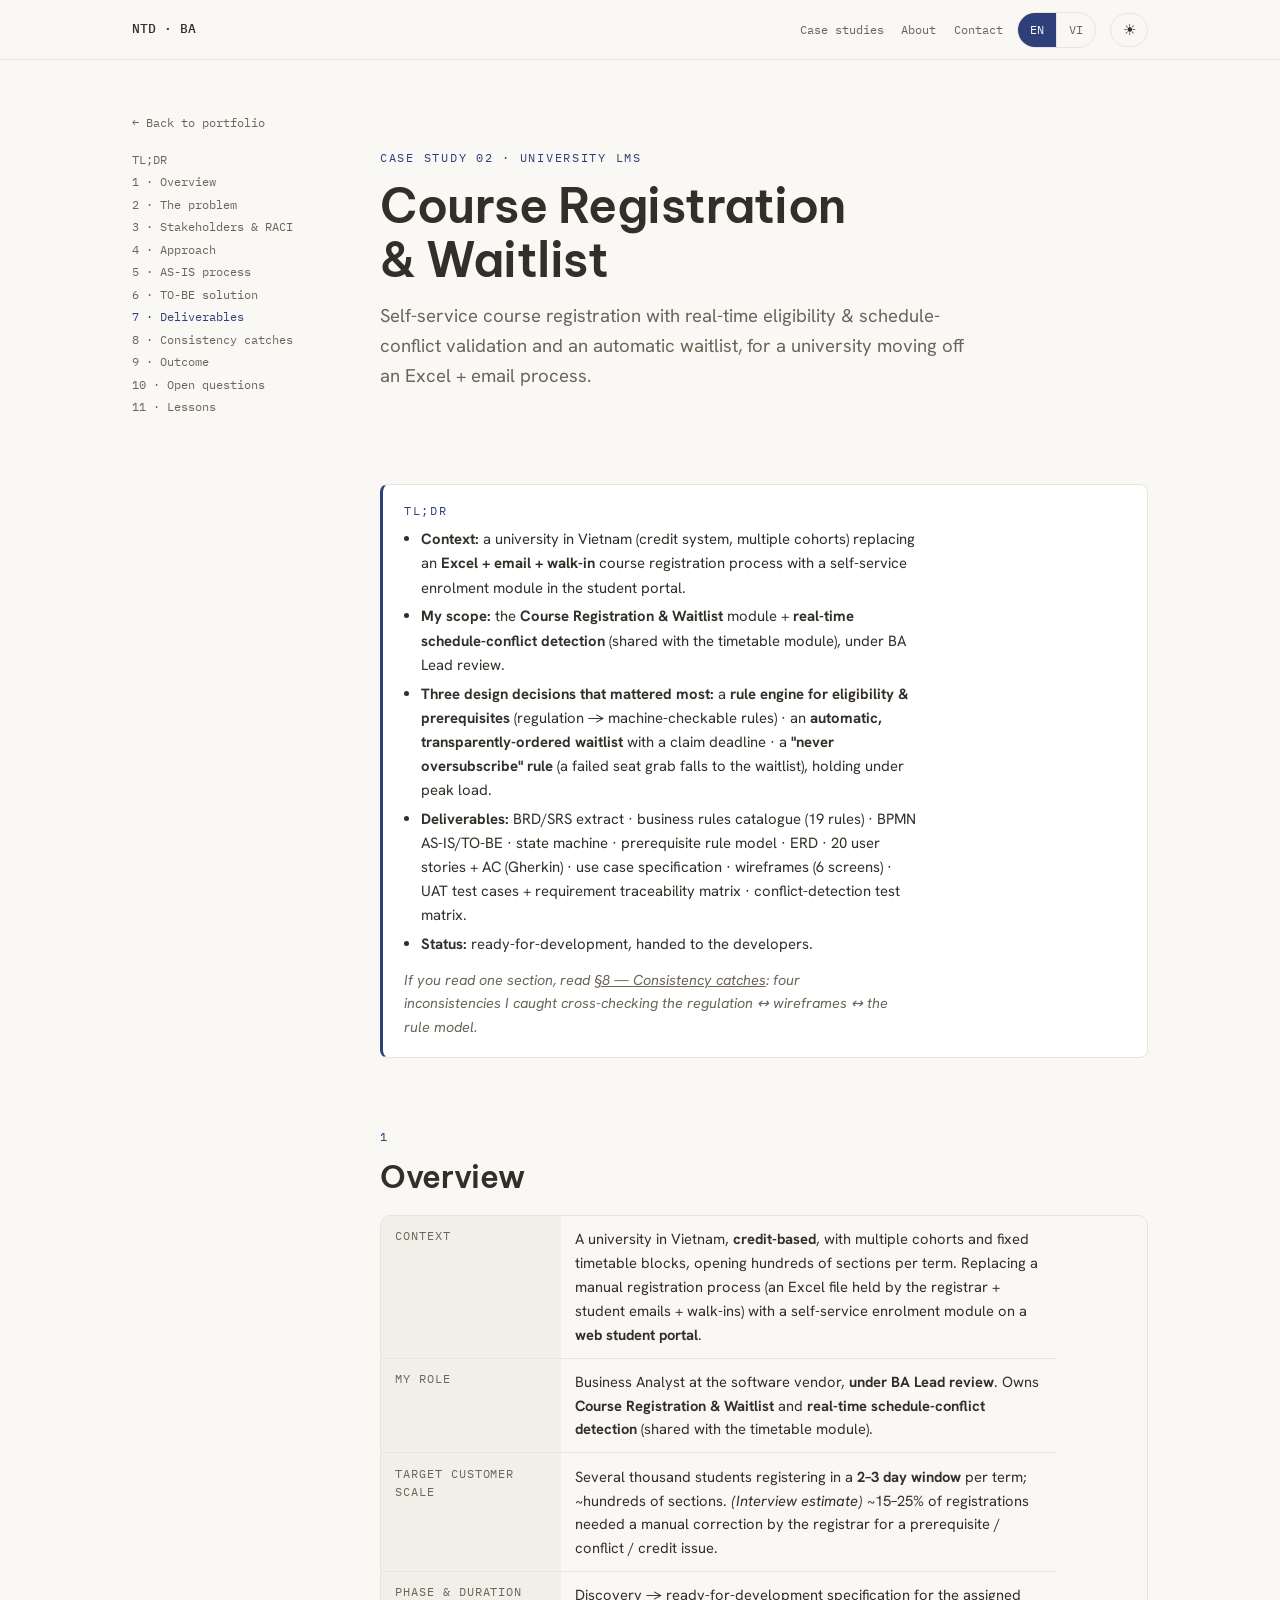
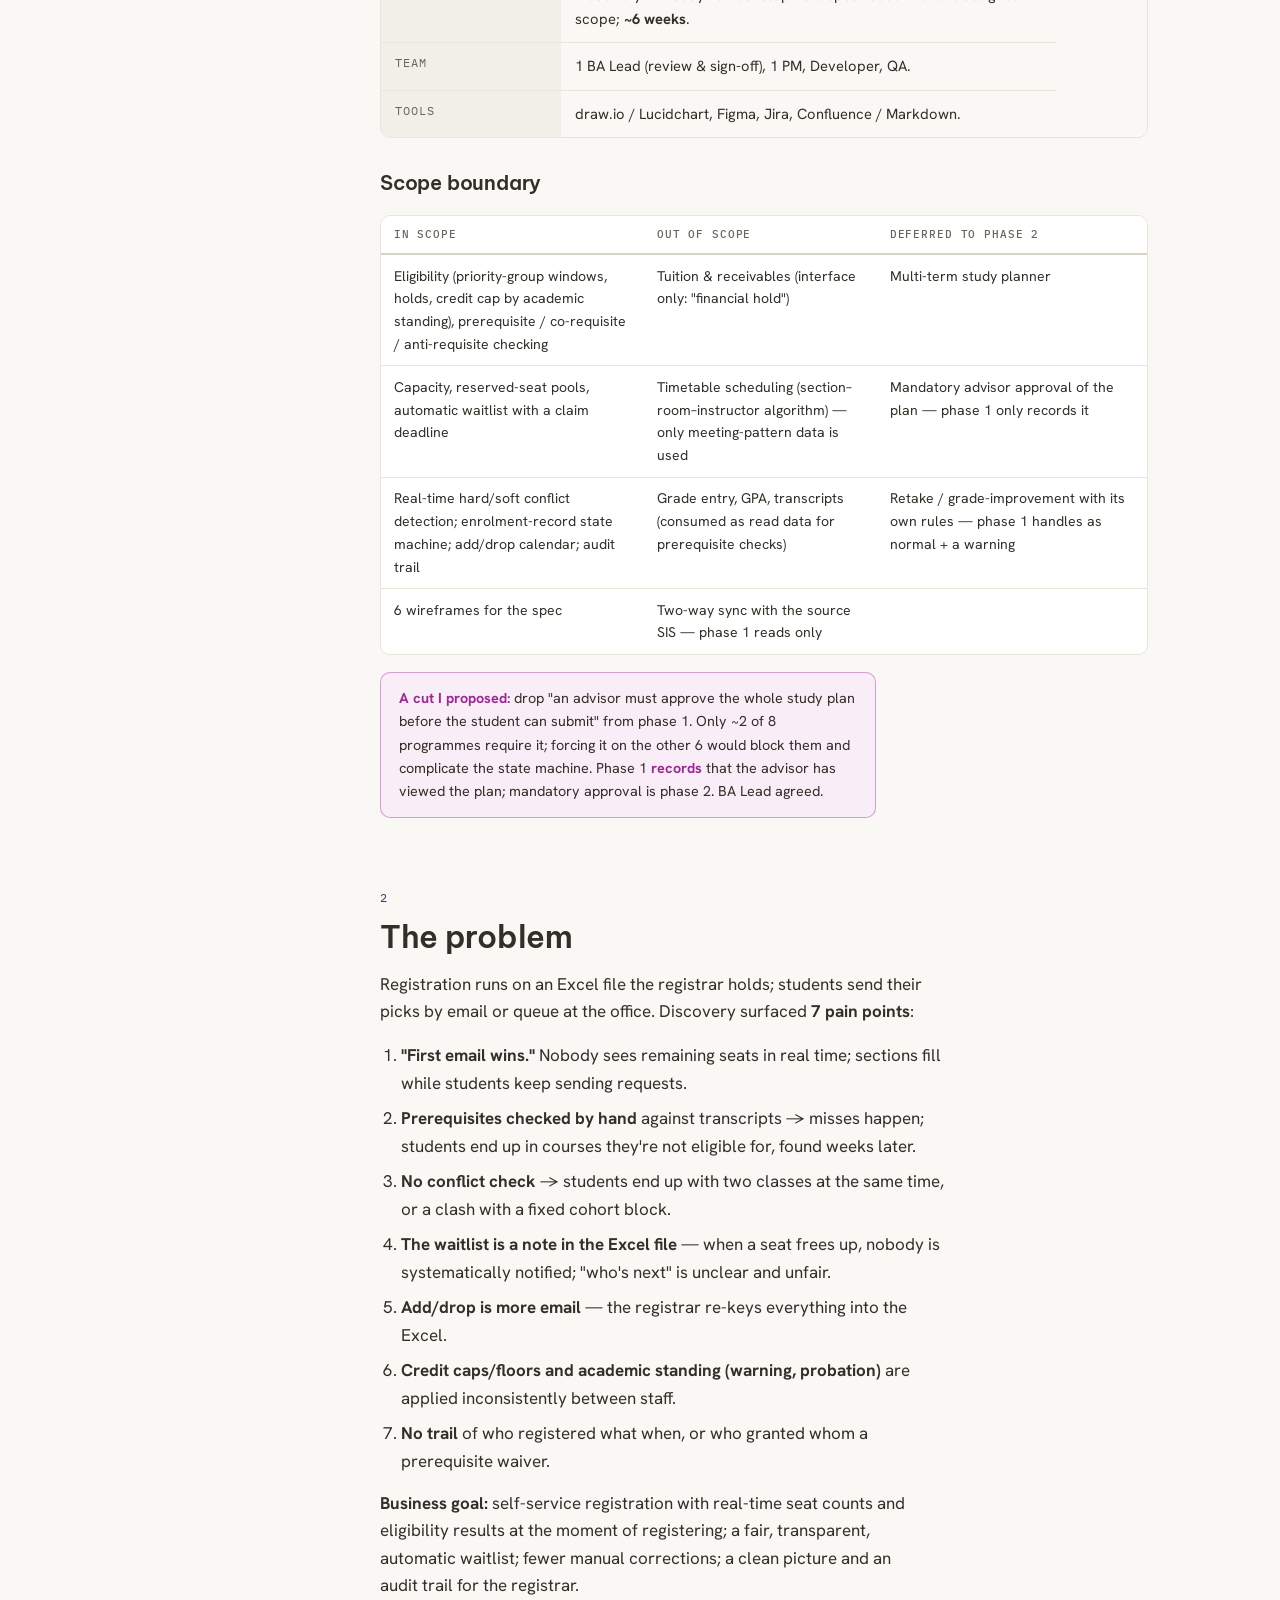
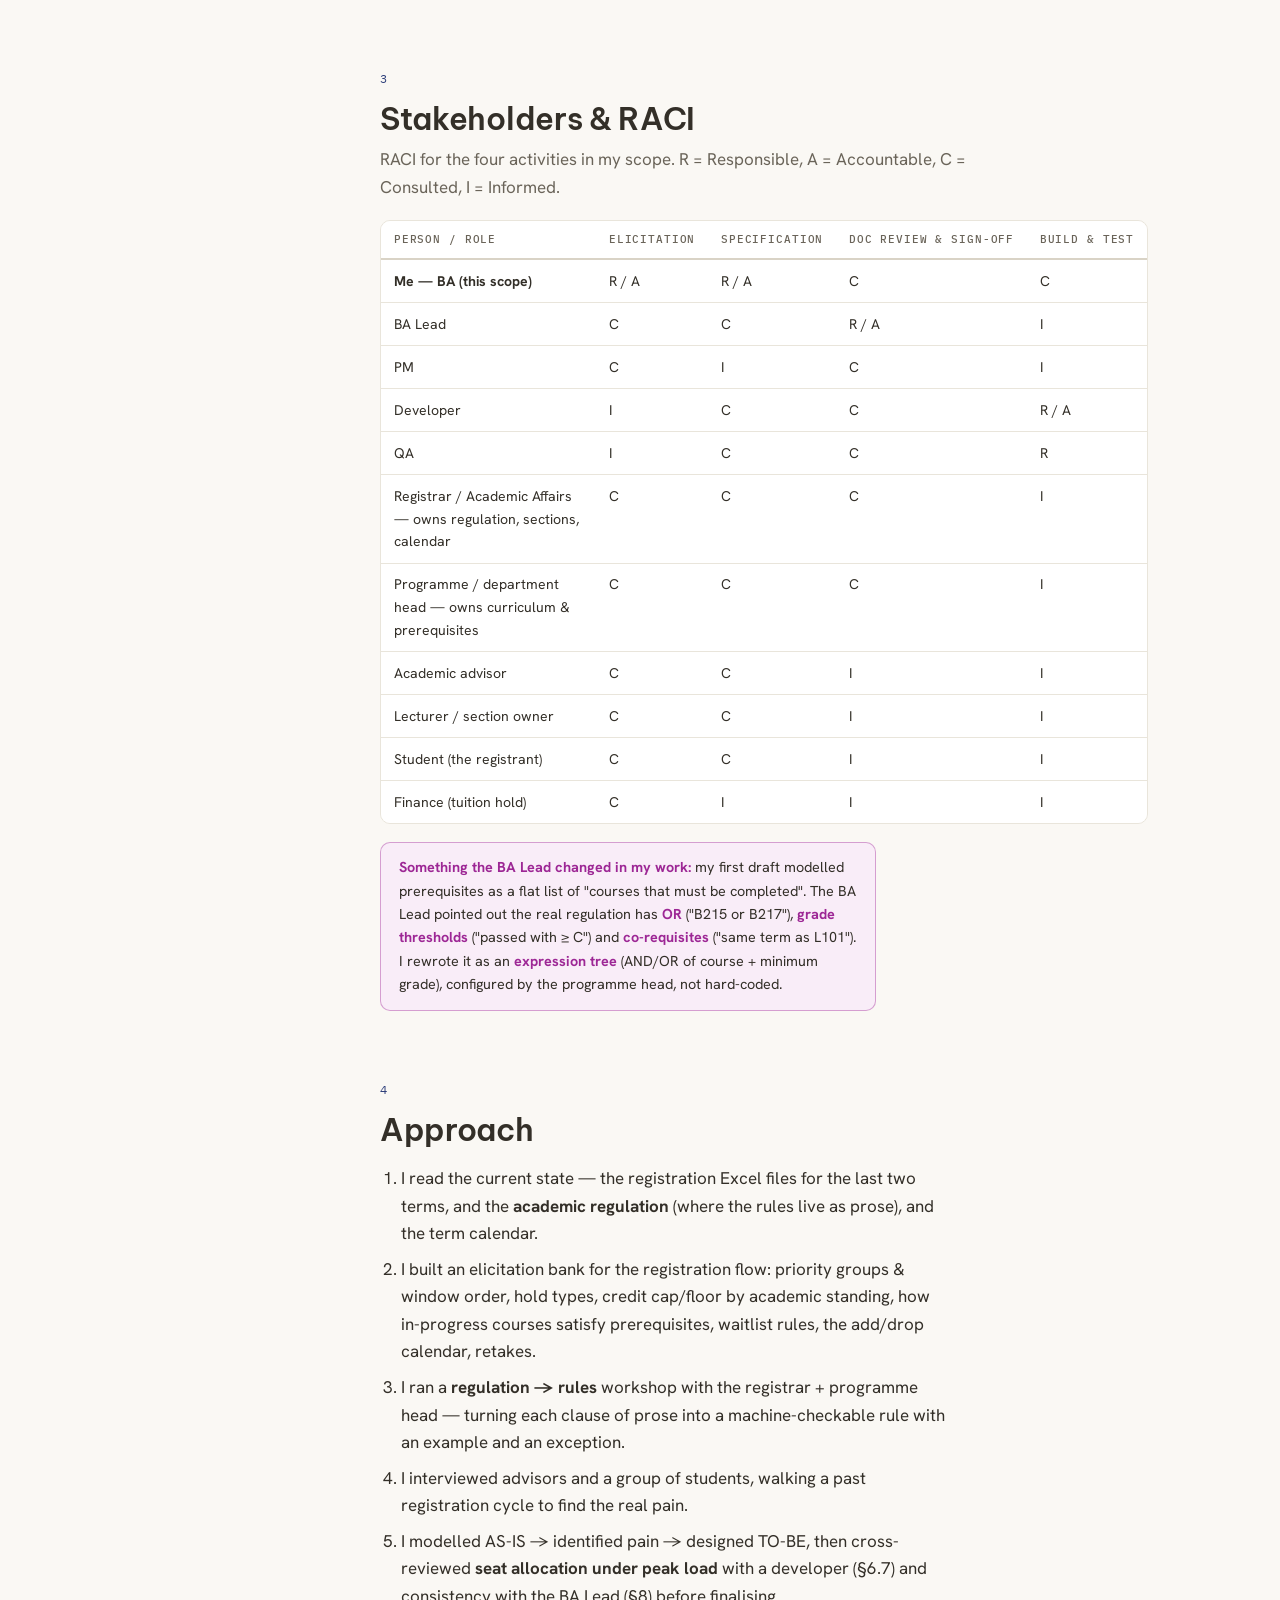
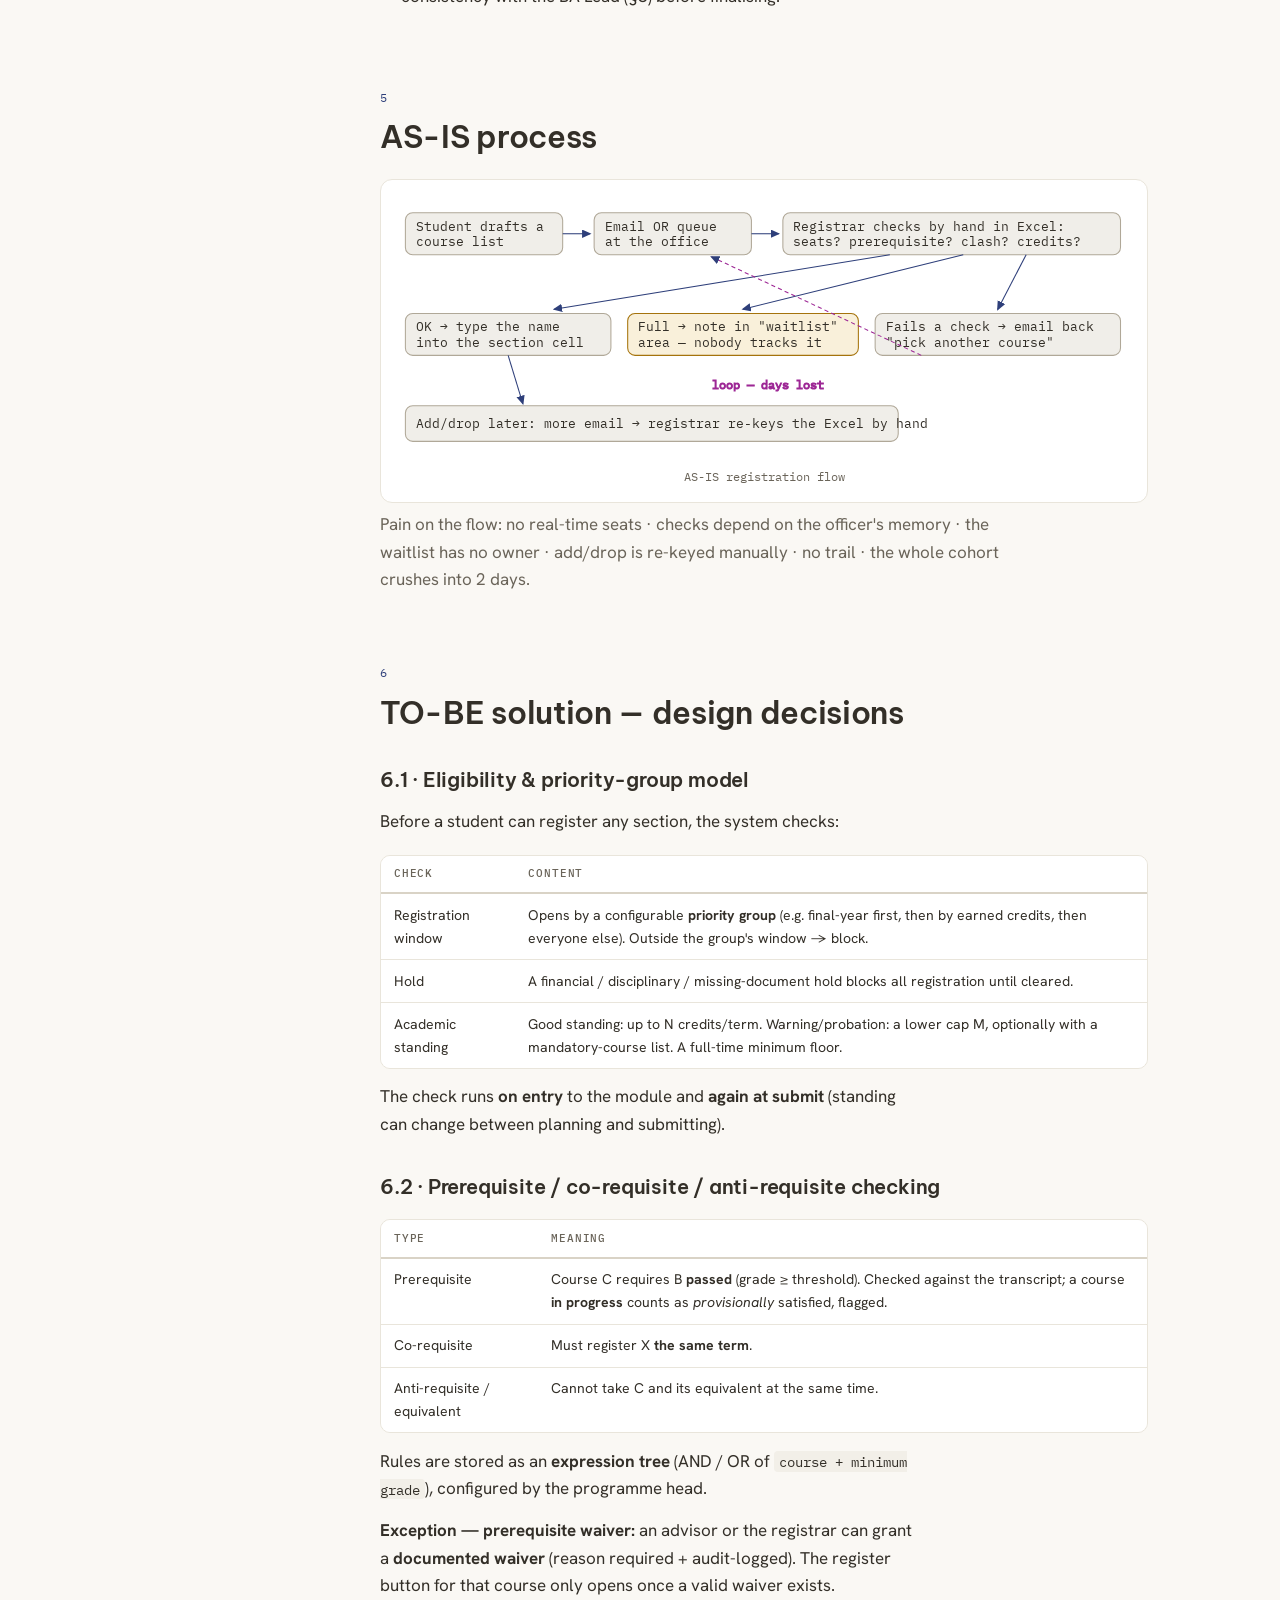
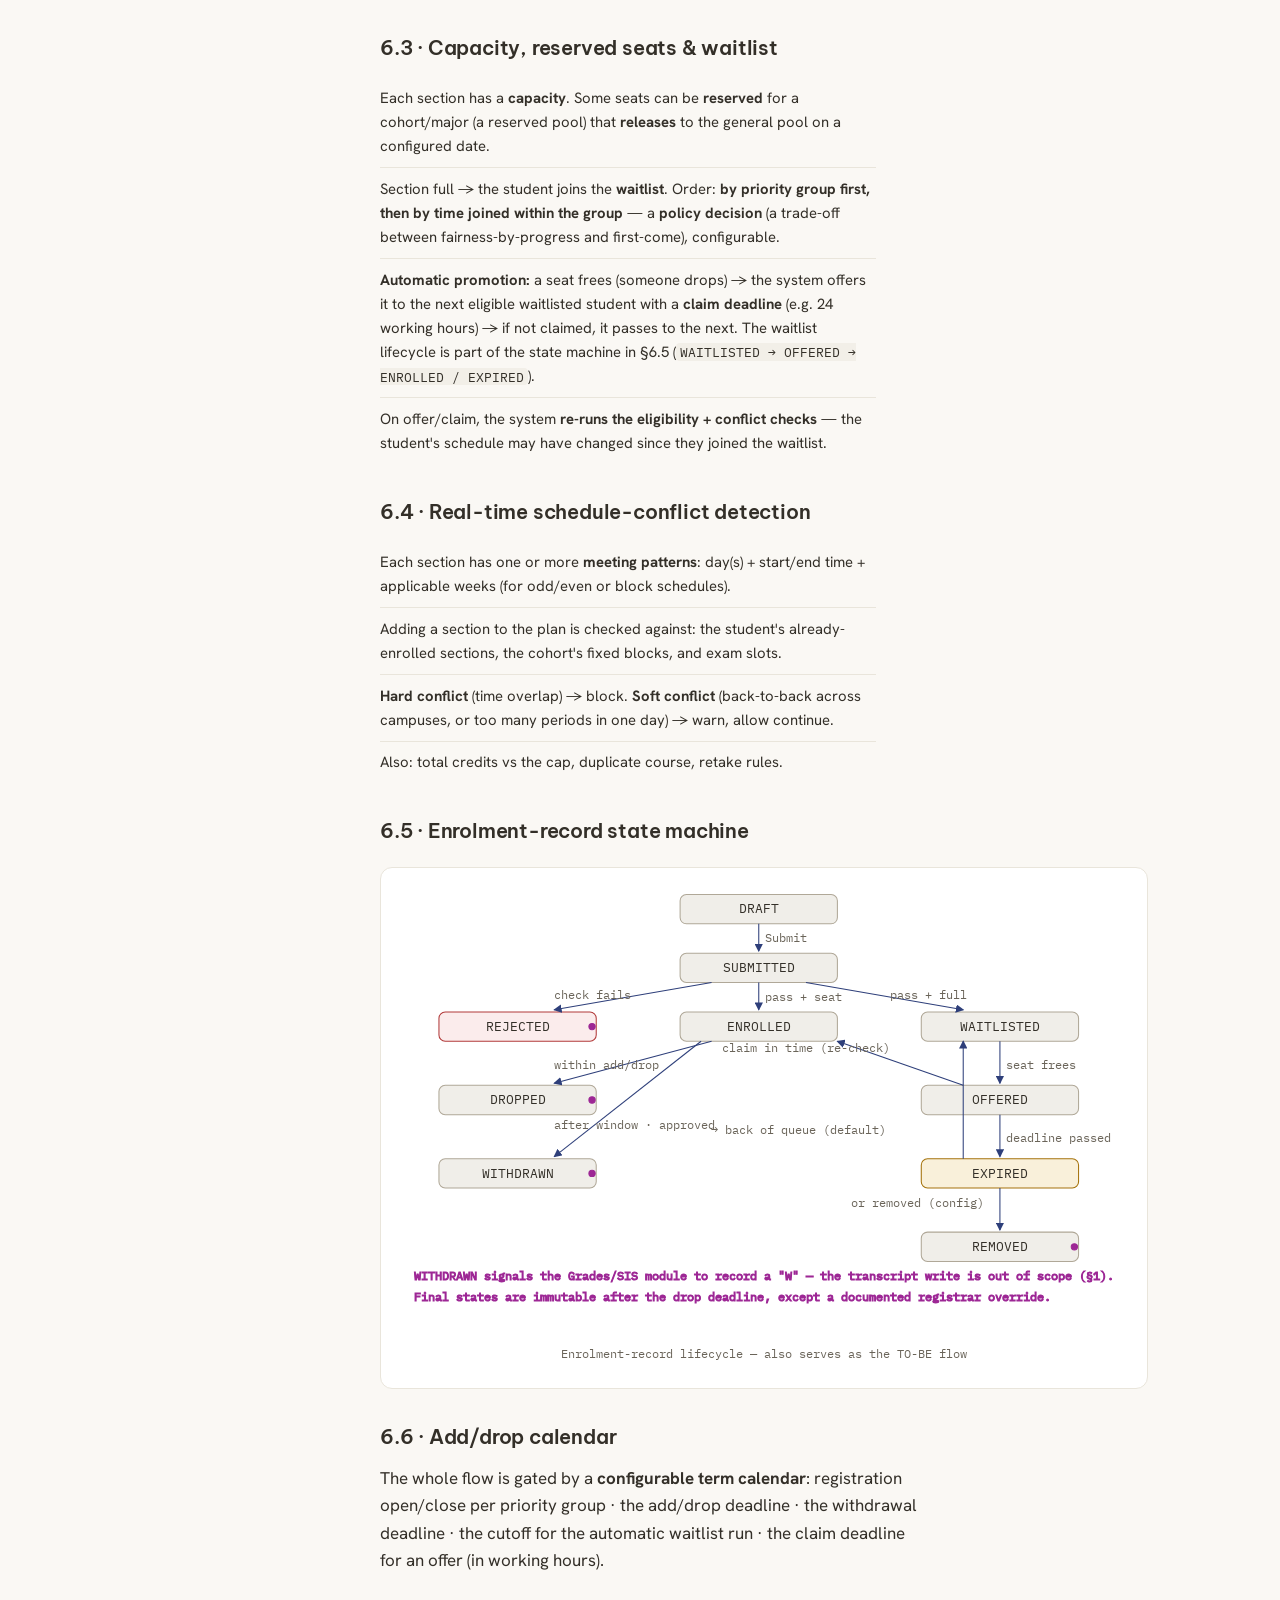
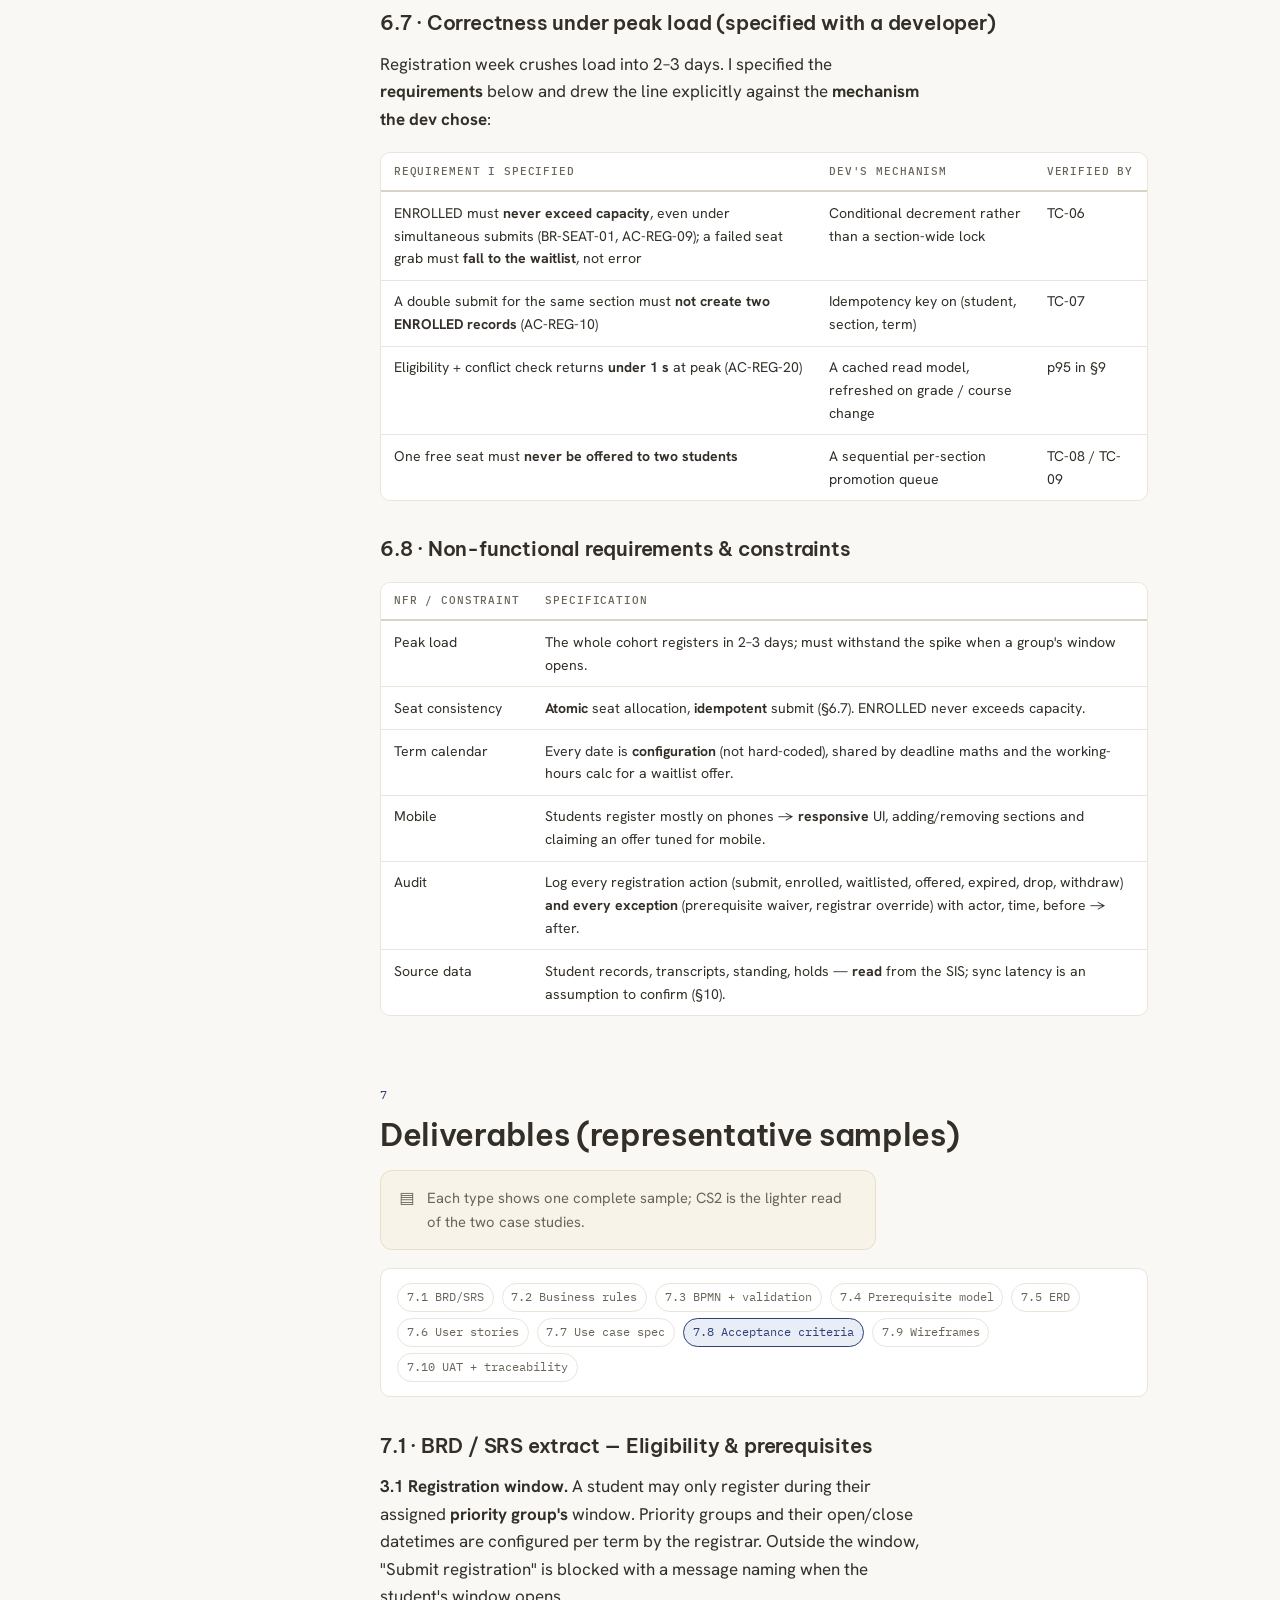
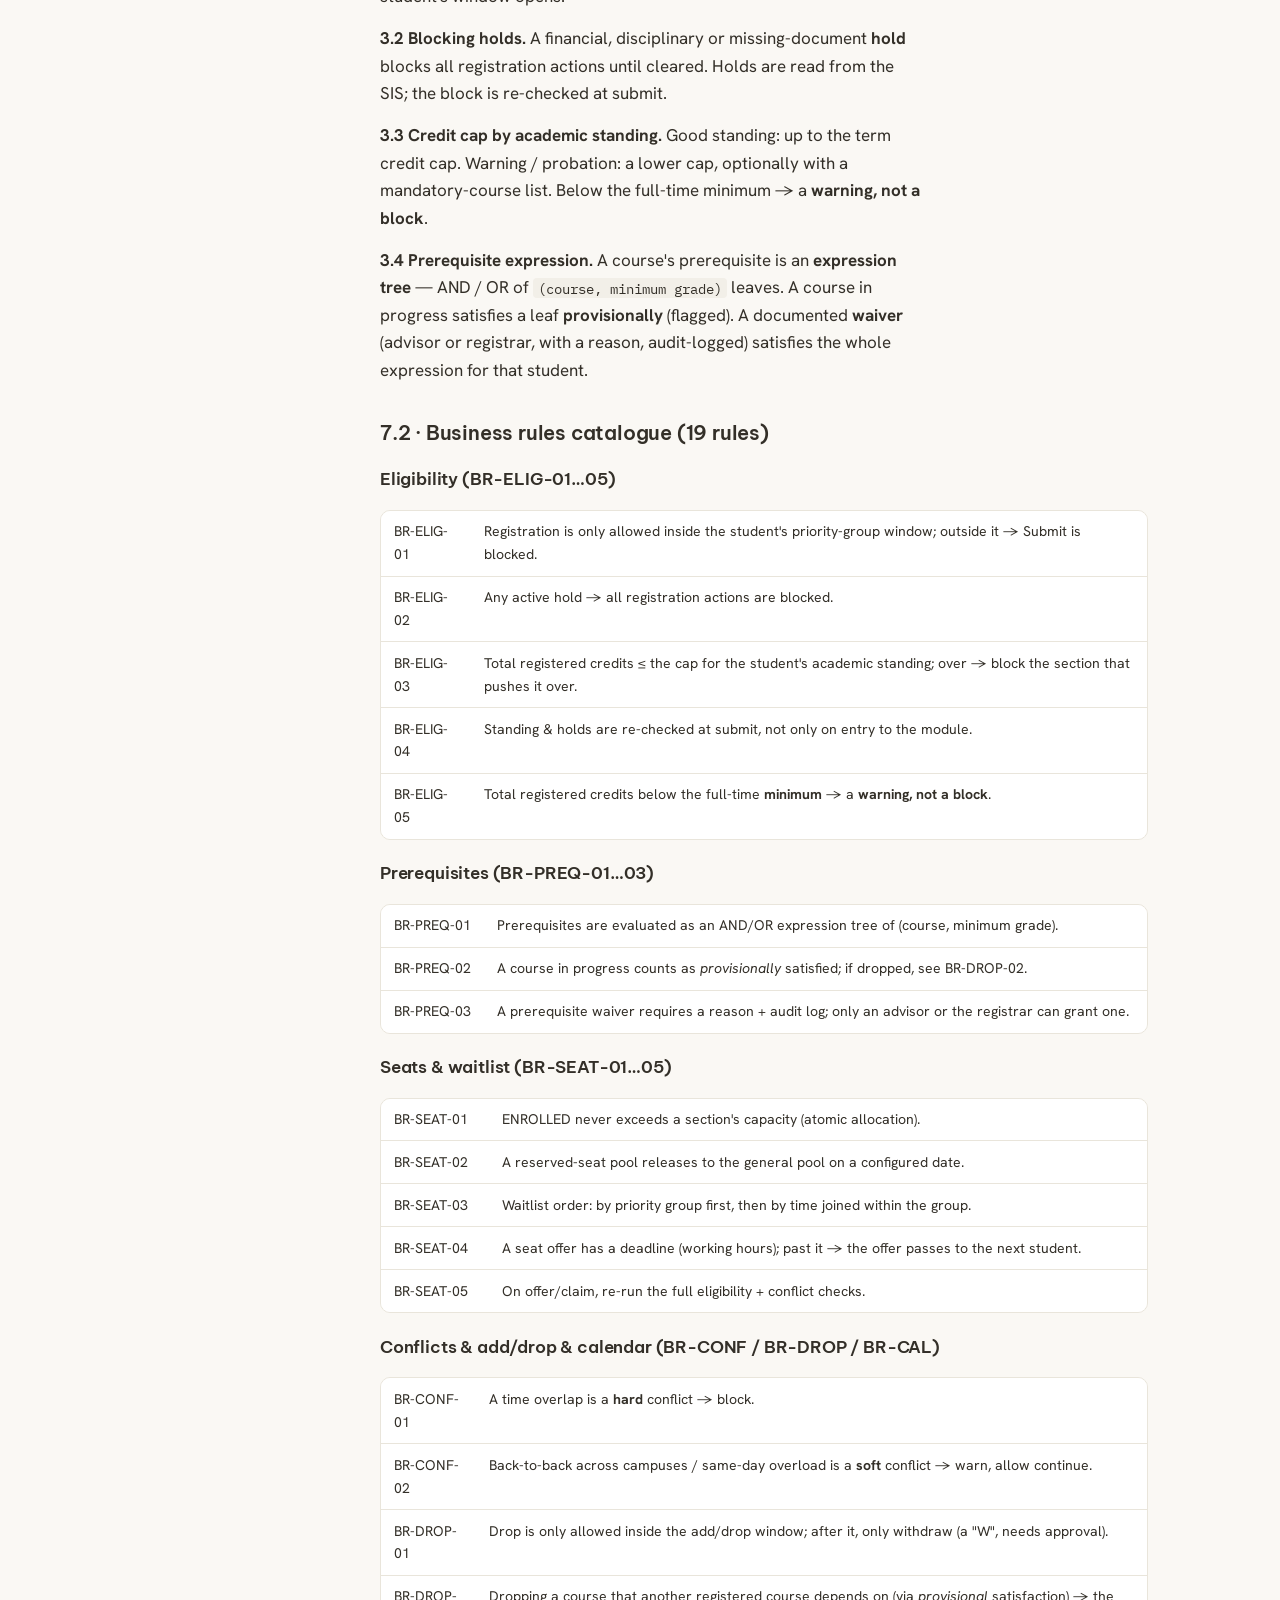
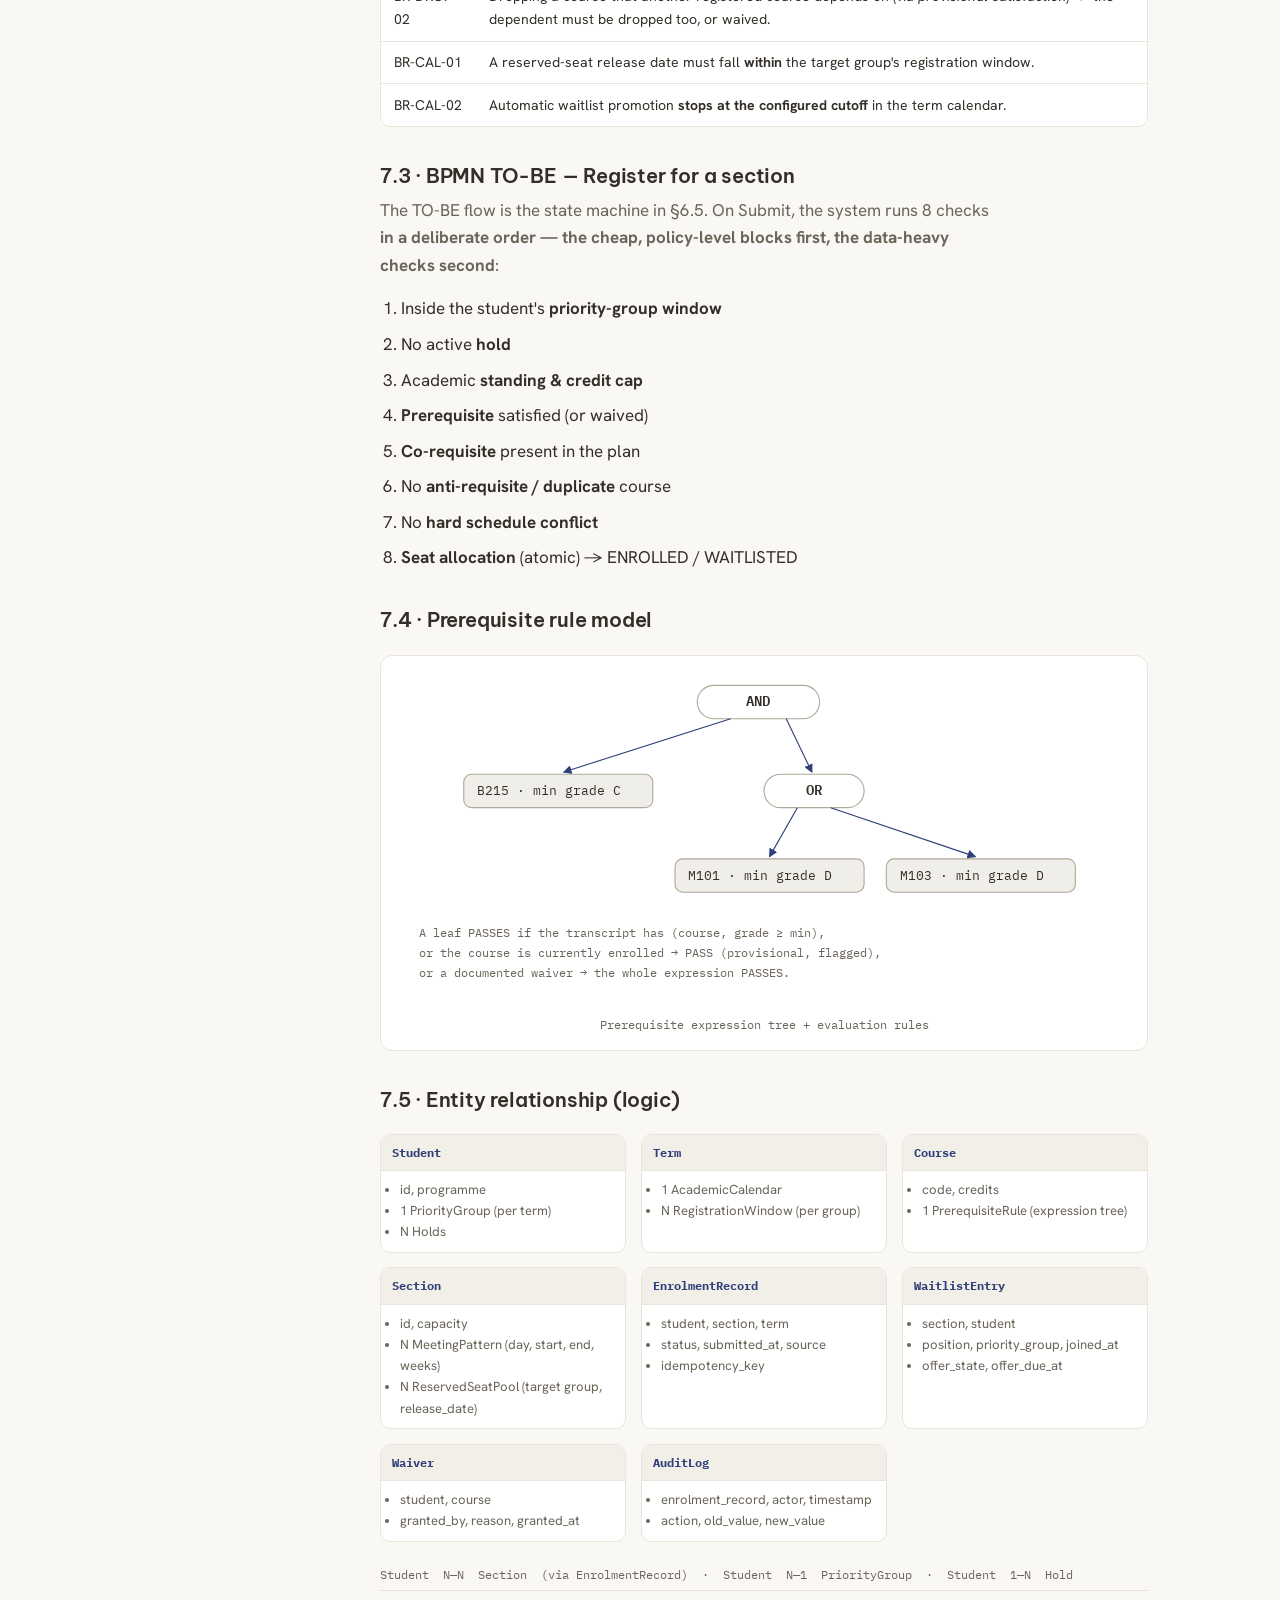
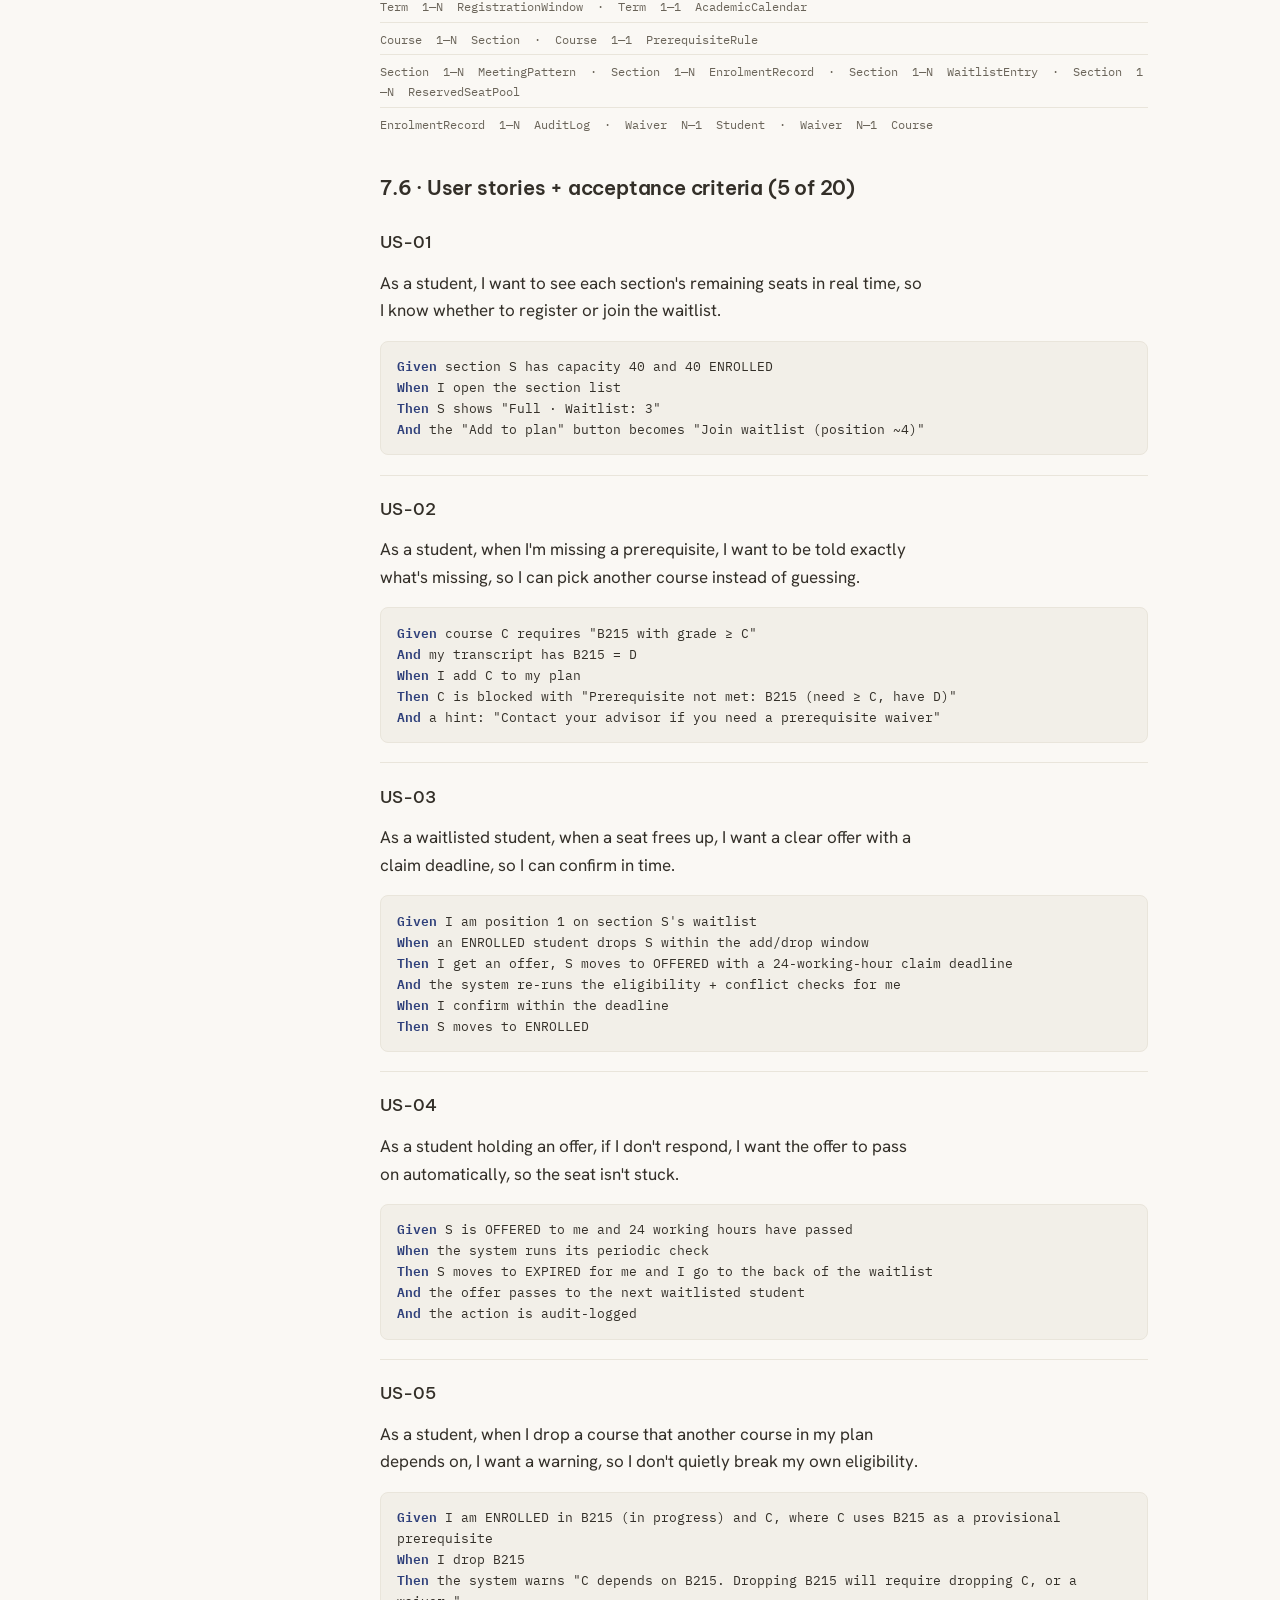
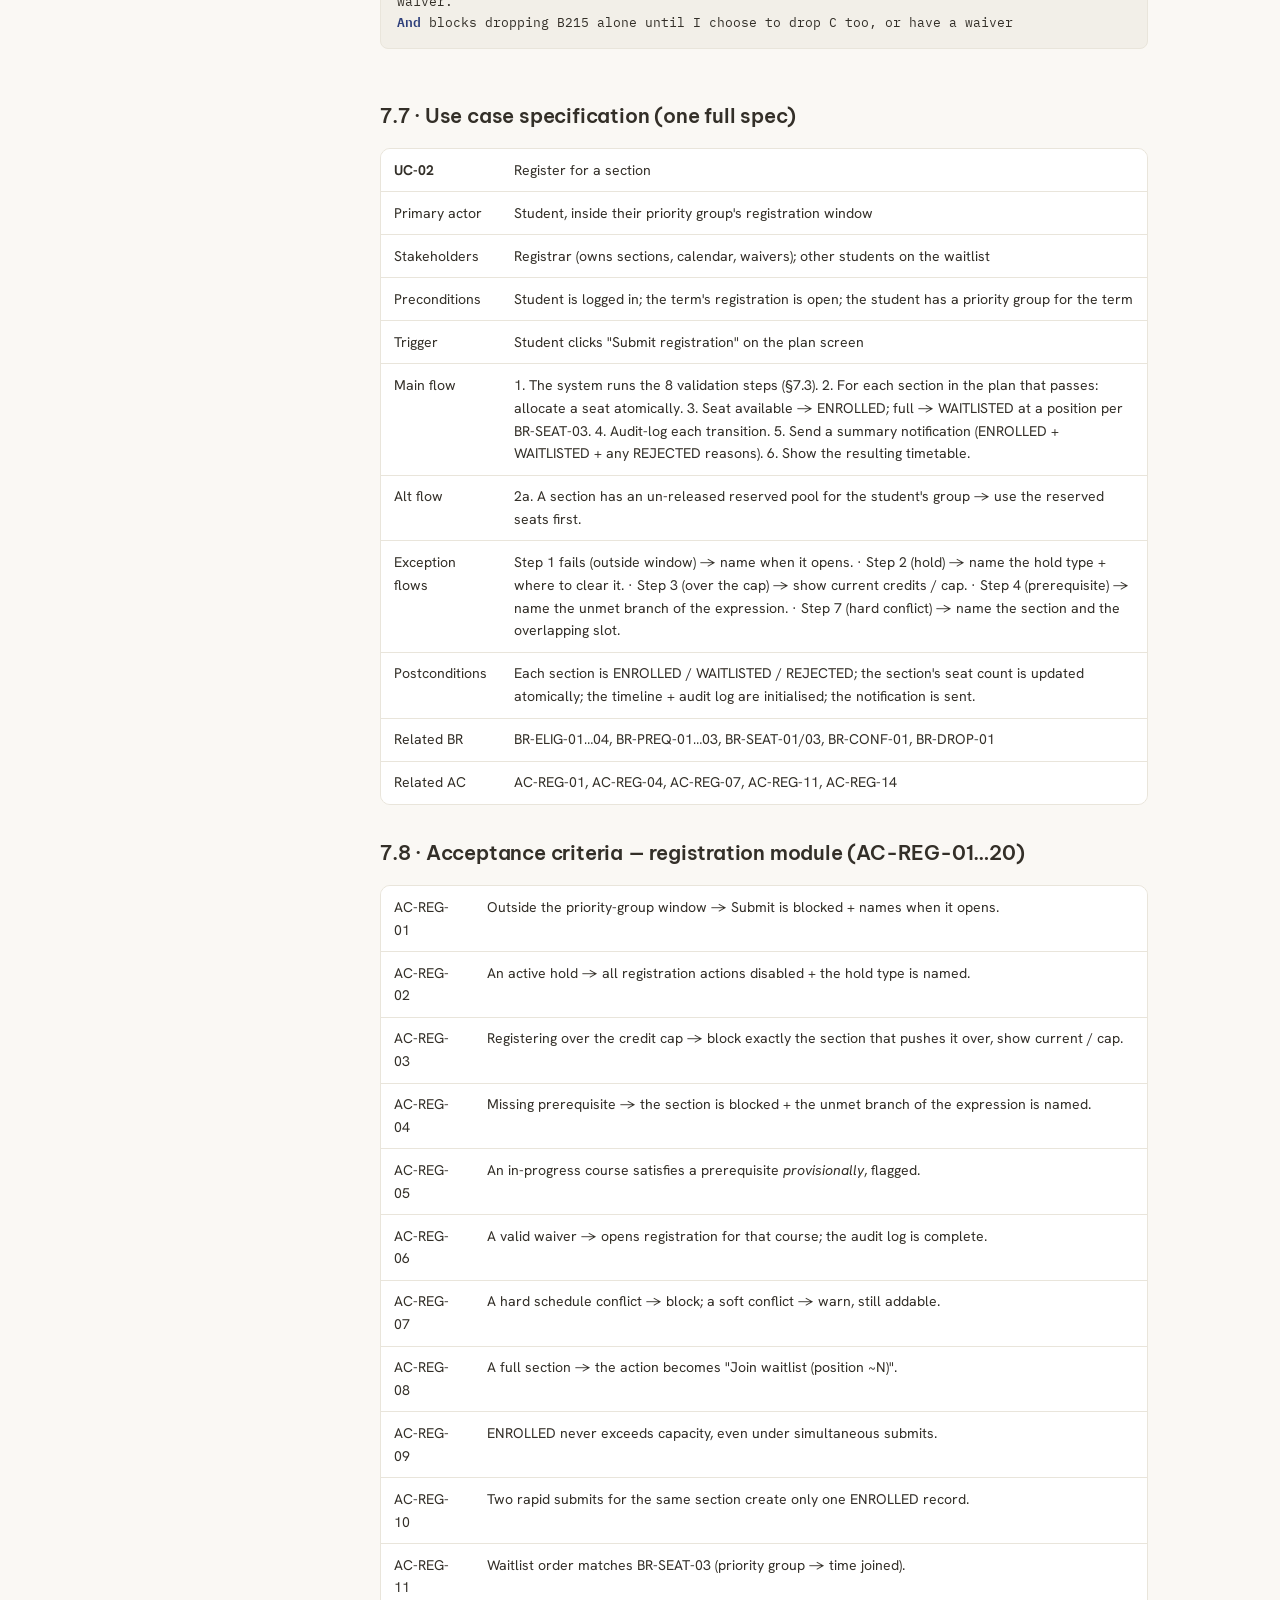
<file: case-study-2.html>
<!doctype html>
<html lang="en">
<head>
<meta charset="utf-8">
<meta name="viewport" content="width=device-width, initial-scale=1">
<title>Course Registration &amp; Waitlist — Case Study</title>
<meta name="description" content="Case study: a self-service course registration module with real-time eligibility and schedule-conflict validation and an automatic waitlist, for a university replacing an Excel + email process. Representative reconstruction.">
<meta property="og:type" content="website">
<meta property="og:site_name" content="Nguyễn Tuấn Định — BA Portfolio">
<meta property="og:title" content="Course Registration &amp; Waitlist — Case Study">
<meta property="og:description" content="Case study: a self-service course registration module with real-time eligibility and schedule-conflict validation and an automatic waitlist. Representative reconstruction.">
<meta property="og:url" content="https://ngtuandinh123.github.io/portfolio/case-study-2.html">
<meta property="og:image" content="https://ngtuandinh123.github.io/portfolio/assets/og-card.png">
<meta name="twitter:card" content="summary_large_image">
<meta name="twitter:title" content="Course Registration &amp; Waitlist — Case Study">
<meta name="twitter:description" content="Case study: a self-service course registration module with real-time eligibility and schedule-conflict validation and an automatic waitlist. Representative reconstruction.">
<meta name="twitter:image" content="https://ngtuandinh123.github.io/portfolio/assets/og-card.png">
<link rel="preconnect" href="https://fonts.googleapis.com">
<link rel="preconnect" href="https://fonts.gstatic.com" crossorigin>
<link rel="stylesheet" href="https://fonts.googleapis.com/css2?family=Be+Vietnam+Pro:wght@400;500;600&family=Hanken+Grotesk:wght@400;500&family=IBM+Plex+Mono:wght@400;500&display=swap">
<link rel="stylesheet" href="assets/styles.css?v=38">
<script src="assets/app.js?v=38"></script>
</head>
<body class="cs">
<a class="skip" href="#main"><span data-lang="en">Skip to content</span><span data-lang="vi">Tới nội dung chính</span></a>

<nav class="nav">
  <a class="mark" href="index.html">NTD&nbsp;·&nbsp;BA</a>
  <span class="links">
    <a href="index.html#work"><span data-lang="en">Case studies</span><span data-lang="vi">Case study</span></a>
    <a href="index.html#about"><span data-lang="en">About</span><span data-lang="vi">Giới thiệu</span></a>
    <a href="index.html#contact"><span data-lang="en">Contact</span><span data-lang="vi">Liên hệ</span></a>
  </span>
  <span class="seg" role="group" aria-label="Language">
    <button type="button" data-set-lang="en">EN</button>
    <button type="button" data-set-lang="vi">VI</button>
  </span>
  <button class="tgl" type="button" data-toggle-theme aria-label="Toggle theme">☀</button>
</nav>

<main id="main">
<div class="wrap wide">
  <a class="backlink" href="index.html">← <span data-lang="en">Back to portfolio</span><span data-lang="vi">Về trang chính</span></a>

  <div class="cs-layout">

    <nav class="cs-toc" aria-label="On this page">
      <a href="#tldr">TL;DR</a>
      <a href="#overview"><span data-lang="en">1 · Overview</span><span data-lang="vi">1 · Tổng quan</span></a>
      <a href="#problem"><span data-lang="en">2 · The problem</span><span data-lang="vi">2 · Vấn đề</span></a>
      <a href="#stakeholders"><span data-lang="en">3 · Stakeholders &amp; RACI</span><span data-lang="vi">3 · Stakeholder &amp; RACI</span></a>
      <a href="#approach"><span data-lang="en">4 · Approach</span><span data-lang="vi">4 · Cách tiếp cận</span></a>
      <a href="#asis"><span data-lang="en">5 · AS-IS process</span><span data-lang="vi">5 · Quy trình AS-IS</span></a>
      <a href="#tobe"><span data-lang="en">6 · TO-BE solution</span><span data-lang="vi">6 · Giải pháp TO-BE</span></a>
      <a href="#deliverables"><span data-lang="en">7 · Deliverables</span><span data-lang="vi">7 · Sản phẩm BA</span></a>
      <a href="#catches"><span data-lang="en">8 · Consistency catches</span><span data-lang="vi">8 · Những chỗ tự mâu thuẫn</span></a>
      <a href="#outcome"><span data-lang="en">9 · Outcome</span><span data-lang="vi">9 · Kết quả</span></a>
      <a href="#open"><span data-lang="en">10 · Open questions</span><span data-lang="vi">10 · Câu hỏi mở</span></a>
      <a href="#lessons"><span data-lang="en">11 · Lessons</span><span data-lang="vi">11 · Bài học</span></a>
    </nav>

    <div class="cs-body">

      <details class="toc-m">
        <summary><span data-lang="en">Contents</span><span data-lang="vi">Mục lục</span></summary>
        <div class="toc-body"></div>
      </details>

      <p class="kicker"><span data-lang="en">Case study 02 · University LMS</span><span data-lang="vi">Case study 02 · Hệ thống LMS đại học</span></p>
      <h1><span data-lang="en">Course Registration &amp; Waitlist</span><span data-lang="vi">Đăng ký học phần &amp; Waitlist</span></h1>
      <p class="lead" style="margin-top:.8rem">
        <span data-lang="en">Self-service course registration with real-time eligibility &amp; schedule-conflict validation and an automatic waitlist, for a university moving off an Excel + email process.</span>
        <span data-lang="vi">Đăng ký học phần tự phục vụ, có kiểm tra điều kiện &amp; trùng lịch theo thời gian thực và waitlist tự động, cho một trường đại học chuyển từ đăng ký bằng Excel + email.</span>
      </p>


      <!-- ===================== TL;DR ===================== -->
      <section class="sec" id="tldr">
        <div class="tldr">
          <p class="kicker" style="margin-bottom:.3rem">TL;DR</p>
          <ul>
            <li><b><span data-lang="en">Context</span><span data-lang="vi">Bối cảnh</span>:</b>
              <span data-lang="en"> a university in Vietnam (credit system, multiple cohorts) replacing an <b>Excel + email + walk-in</b> course registration process with a self-service enrolment module in the student portal.</span>
              <span data-lang="vi"> một trường đại học tại VN (hệ tín chỉ, nhiều khoá/khối) thay quy trình đăng ký học phần chạy trên <b>Excel + email + xếp hàng ở phòng đào tạo</b> bằng một module đăng ký tự phục vụ trong cổng sinh viên.</span></li>
            <li><b><span data-lang="en">My scope</span><span data-lang="vi">Scope của tôi</span>:</b>
              <span data-lang="en"> the <b>Course Registration &amp; Waitlist</b> module + <b>real-time schedule-conflict detection</b> (shared with the timetable module), under BA Lead review.</span>
              <span data-lang="vi"> module <b>Đăng ký học phần &amp; Waitlist</b> + phần <b>phát hiện trùng lịch theo thời gian thực</b> (dùng chung với module Thời khoá biểu), dưới rà soát của BA Lead.</span></li>
            <li><b><span data-lang="en">Three design decisions that mattered most</span><span data-lang="vi">3 quyết định thiết kế quan trọng nhất</span>:</b>
              <span data-lang="en"> a <b>rule engine for eligibility &amp; prerequisites</b> (regulation → machine-checkable rules) · an <b>automatic, transparently-ordered waitlist</b> with a claim deadline · a <b>"never oversubscribe" rule</b> (a failed seat grab falls to the waitlist), holding under peak load.</span>
              <span data-lang="vi"> <b>rule engine cho điều kiện &amp; tiên quyết</b> (quy chế → luật máy kiểm được) · <b>waitlist tự động, thứ tự minh bạch, có deadline nhận chỗ</b> · <b>quy tắc "không bao giờ vượt sức chứa"</b> (giành chỗ thất bại → rơi về waitlist), giữ được cả khi tải cao.</span></li>
            <li><b><span data-lang="en">Deliverables</span><span data-lang="vi">Sản phẩm</span>:</b>
              <span data-lang="en"> BRD/SRS extract · business rules catalogue (19 rules) · BPMN AS-IS/TO-BE · state machine · prerequisite rule model · ERD · 20 user stories + AC (Gherkin) · use case specification · wireframes (6 screens) · UAT test cases + requirement traceability matrix · conflict-detection test matrix.</span>
              <span data-lang="vi"> BRD/SRS extract · business rules catalogue (19 rule) · BPMN AS-IS/TO-BE · state machine · prerequisite rule model · ERD · 20 user story + AC (Gherkin) · use case specification · wireframes (6 màn) · UAT test cases + ma trận truy vết · conflict-detection test matrix.</span></li>
            <li><b><span data-lang="en">Status</span><span data-lang="vi">Trạng thái</span>:</b>
              <span data-lang="en"> ready-for-development, handed to the developers.</span>
              <span data-lang="vi"> ready-for-development, đã bàn giao cho đội Developer.</span></li>
          </ul>
          <p class="read-one">
            <span data-lang="en">If you read one section, read <a href="#catches">§8 — Consistency catches</a>: four inconsistencies I caught cross-checking the regulation ↔ wireframes ↔ the rule model.</span>
            <span data-lang="vi">Nếu chỉ đọc một mục: đọc <a href="#catches">§8 — Những chỗ tài liệu tự mâu thuẫn</a> (bốn điểm tôi phát hiện khi rà soát chéo quy chế ↔ wireframe ↔ mô hình rule).</span>
          </p>
        </div>
      </section>

      <!-- ===================== 1. OVERVIEW ===================== -->
      <section class="sec" id="overview">
        <p class="kicker">1</p>
        <h2><span data-lang="en">Overview</span><span data-lang="vi">Tổng quan</span></h2>
        <dl class="dl">
          <dt><span data-lang="en">Context</span><span data-lang="vi">Bối cảnh</span></dt>
          <dd><span data-lang="en">A university in Vietnam, <b>credit-based</b>, with multiple cohorts and fixed timetable blocks, opening hundreds of sections per term. Replacing a manual registration process (an Excel file held by the registrar + student emails + walk-ins) with a self-service enrolment module on a <b>web student portal</b>.</span><span data-lang="vi">Một trường đại học tại Việt Nam, hệ <b>tín chỉ</b>, nhiều khoá và khối lớp, mỗi học kỳ mở vài trăm section. Thay quy trình đăng ký thủ công (Excel do phòng đào tạo giữ + email của sinh viên + xếp hàng trực tiếp) bằng module đăng ký tự phục vụ trên <b>cổng sinh viên nền web</b>.</span></dd>
          <dt><span data-lang="en">My role</span><span data-lang="vi">Vai trò của tôi</span></dt>
          <dd><span data-lang="en">Business Analyst at the software vendor, <b>under BA Lead review</b>. Owns <b>Course Registration &amp; Waitlist</b> and <b>real-time schedule-conflict detection</b> (shared with the timetable module).</span><span data-lang="vi">Business Analyst tại nhà cung cấp phần mềm, <b>dưới rà soát của BA Lead</b>. Sở hữu 2 phần: <b>Đăng ký học phần &amp; Waitlist</b> và <b>phát hiện trùng lịch theo thời gian thực</b> (giao với module Thời khoá biểu).</span></dd>
          <dt><span data-lang="en">Target customer scale</span><span data-lang="vi">Quy mô KH mục tiêu</span></dt>
          <dd><span data-lang="en">Several thousand students registering in a <b>2–3 day window</b> per term; ~hundreds of sections. <em>(Interview estimate)</em> ~15–25% of registrations needed a manual correction by the registrar for a prerequisite / conflict / credit issue.</span><span data-lang="vi">Vài nghìn sinh viên đăng ký trong <b>cửa sổ 2–3 ngày</b>/học kỳ; ~vài trăm section/kỳ. <em>(Ước lượng từ phỏng vấn)</em> ~15–25% lượt đăng ký cần phòng đào tạo <b>sửa tay</b> vì lỗi tiên quyết / trùng lịch / vượt tín chỉ.</span></dd>
          <dt><span data-lang="en">Phase &amp; duration</span><span data-lang="vi">Giai đoạn &amp; thời lượng</span></dt>
          <dd><span data-lang="en">Discovery → ready-for-development specification for the assigned scope; <b>~6 weeks</b>.</span><span data-lang="vi">Discovery → đặc tả <b>ready-for-development</b> cho phần scope được giao; <b>~6 tuần</b>.</span></dd>
          <dt><span data-lang="en">Team</span><span data-lang="vi">Team</span></dt>
          <dd><span data-lang="en">1 BA Lead (review &amp; sign-off), 1 PM, Developer, QA.</span><span data-lang="vi">1 BA Lead (rà soát &amp; duyệt tài liệu), 1 PM, Developer, QA.</span></dd>
          <dt><span data-lang="en">Tools</span><span data-lang="vi">Công cụ</span></dt>
          <dd>draw.io / Lucidchart, Figma, Jira, Confluence / Markdown.</dd>
        </dl>

        <h3><span data-lang="en">Scope boundary</span><span data-lang="vi">Ranh giới scope</span></h3>
        <div class="tbl-scroll">
          <table>
            <thead><tr>
              <th><span data-lang="en">In scope</span><span data-lang="vi">Trong scope</span></th>
              <th><span data-lang="en">Out of scope</span><span data-lang="vi">Ngoài scope</span></th>
              <th><span data-lang="en">Deferred to phase 2</span><span data-lang="vi">Hoãn sang phase 2</span></th>
            </tr></thead>
            <tbody>
              <tr>
                <td><span data-lang="en">Eligibility (priority-group windows, holds, credit cap by academic standing), prerequisite / co-requisite / anti-requisite checking</span><span data-lang="vi">Điều kiện đăng ký (cửa sổ theo nhóm ưu tiên, "hold", trần tín chỉ theo học vụ), kiểm tra tiên quyết / song hành / loại trừ</span></td>
                <td><span data-lang="en">Tuition &amp; receivables (interface only: "financial hold")</span><span data-lang="vi">Nghiệp vụ học phí &amp; công nợ (chỉ nêu interface "hold tài chính")</span></td>
                <td><span data-lang="en">Multi-term study planner</span><span data-lang="vi">Đăng ký theo lộ trình học tập nhiều kỳ</span></td>
              </tr>
              <tr>
                <td><span data-lang="en">Capacity, reserved-seat pools, automatic waitlist with a claim deadline</span><span data-lang="vi">Sức chứa, chỗ dành riêng theo khối/ngành, waitlist tự động có deadline nhận chỗ</span></td>
                <td><span data-lang="en">Timetable scheduling (section–room–instructor algorithm) — only meeting-pattern data is used</span><span data-lang="vi">Xếp thời khoá biểu (thuật toán xếp section–phòng–GV) — chỉ dùng dữ liệu meeting pattern</span></td>
                <td><span data-lang="en">Mandatory advisor approval of the plan — phase 1 only records it</span><span data-lang="vi">Duyệt kế hoạch bởi cố vấn học tập — phase 1 chỉ ghi nhận</span></td>
              </tr>
              <tr>
                <td><span data-lang="en">Real-time hard/soft conflict detection; enrolment-record state machine; add/drop calendar; audit trail</span><span data-lang="vi">Phát hiện trùng lịch cứng/mềm theo thời gian thực; state machine bản ghi đăng ký; lịch add/drop; audit trail</span></td>
                <td><span data-lang="en">Grade entry, GPA, transcripts (consumed as read data for prerequisite checks)</span><span data-lang="vi">Nhập điểm, tính GPA, bảng điểm (dùng làm dữ liệu đọc cho kiểm tra tiên quyết)</span></td>
                <td><span data-lang="en">Retake / grade-improvement with its own rules — phase 1 handles as normal + a warning</span><span data-lang="vi">Đăng ký học lại / cải thiện điểm có quy tắc riêng — phase 1 xử lý như thường + cảnh báo</span></td>
              </tr>
              <tr>
                <td><span data-lang="en">6 wireframes for the spec</span><span data-lang="vi">6 wireframe phục vụ đặc tả</span></td>
                <td><span data-lang="en">Two-way sync with the source SIS — phase 1 reads only</span><span data-lang="vi">Đồng bộ 2 chiều với SIS (hệ thống thông tin sinh viên) nguồn — phase 1 chỉ đọc</span></td>
                <td></td>
              </tr>
            </tbody>
          </table>
        </div>
        <div class="note-box">
          <b><span data-lang="en">A cut I proposed:</span><span data-lang="vi">Một phần tôi đề xuất cắt khỏi phase 1:</span></b>
          <span data-lang="en"> drop "an advisor must approve the whole study plan before the student can submit" from phase 1. Only ~2 of 8 programmes require it; forcing it on the other 6 would block them and complicate the state machine. Phase 1 <b>records</b> that the advisor has viewed the plan; mandatory approval is phase 2. BA Lead agreed.</span>
          <span data-lang="vi"> loại "advisor phải duyệt toàn bộ kế hoạch học tập trước khi sinh viên được submit" khỏi phase 1. Chỉ ~2/8 chương trình yêu cầu bước này; đưa vào phase 1 sẽ chặn cả 6 chương trình còn lại và làm phức tạp state machine. Phase 1: hệ thống <b>ghi nhận</b> advisor đã xem; duyệt bắt buộc để phase 2. BA Lead đồng ý.</span>
        </div>
      </section>

      <!-- ===================== 2. PROBLEM ===================== -->
      <section class="sec" id="problem">
        <p class="kicker">2</p>
        <h2><span data-lang="en">The problem</span><span data-lang="vi">Vấn đề</span></h2>
        <p>
          <span data-lang="en">Registration runs on an Excel file the registrar holds; students send their picks by email or queue at the office. Discovery surfaced <b>7 pain points</b>:</span>
          <span data-lang="vi">Đăng ký học phần đang chạy trên một file Excel do phòng đào tạo giữ; sinh viên gửi lựa chọn qua email hoặc xếp hàng ở văn phòng. Qua giai đoạn khảo sát, tôi ghi nhận <b>7 điểm nghẽn</b>:</span>
        </p>
        <ol class="steps">
          <li><span data-lang="en"><b>"First email wins."</b> Nobody sees remaining seats in real time; sections fill while students keep sending requests.</span><span data-lang="vi"><b>"Email đến trước được trước"</b> — không ai thấy số chỗ còn lại theo thời gian thực; section hết chỗ mà sinh viên vẫn gửi đăng ký.</span></li>
          <li><span data-lang="en"><b>Prerequisites checked by hand</b> against transcripts → misses happen; students end up in courses they're not eligible for, found weeks later.</span><span data-lang="vi"><b>Điều kiện tiên quyết phải đối chiếu bảng điểm bằng tay</b> nên dễ bỏ sót; sinh viên bị xếp vào học phần chưa đủ điều kiện, vài tuần sau mới phát hiện.</span></li>
          <li><span data-lang="en"><b>No conflict check</b> → students end up with two classes at the same time, or a clash with a fixed cohort block.</span><span data-lang="vi"><b>Không kiểm tra trùng lịch</b> → sinh viên có 2 section cùng giờ, hoặc trùng với khối giờ cố định của khoá.</span></li>
          <li><span data-lang="en"><b>The waitlist is a note in the Excel file</b> — when a seat frees up, nobody is systematically notified; "who's next" is unclear and unfair.</span><span data-lang="vi"><b>Waitlist chỉ là một dòng ghi chú trong Excel</b> — khi có chỗ trống, không có cơ chế báo cho ai; "ai được ưu tiên tiếp theo" không rõ ràng và thiếu công bằng.</span></li>
          <li><span data-lang="en"><b>Add/drop is more email</b> — the registrar re-keys everything into the Excel.</span><span data-lang="vi"><b>Add/drop lại là email</b> — phòng đào tạo nhập lại toàn bộ vào Excel.</span></li>
          <li><span data-lang="en"><b>Credit caps/floors and academic standing (warning, probation)</b> are applied inconsistently between staff.</span><span data-lang="vi"><b>Trần / sàn tín chỉ và tình trạng học vụ (cảnh báo, thử thách)</b> mỗi cán bộ lại áp dụng một kiểu.</span></li>
          <li><span data-lang="en"><b>No trail</b> of who registered what when, or who granted whom a prerequisite waiver.</span><span data-lang="vi"><b>Không có dấu vết</b> ai đăng ký gì lúc nào, ai đã cấp ngoại lệ tiên quyết cho ai.</span></li>
        </ol>
        <p>
          <span data-lang="en"><b>Business goal:</b> self-service registration with real-time seat counts and eligibility results at the moment of registering; a fair, transparent, automatic waitlist; fewer manual corrections; a clean picture and an audit trail for the registrar.</span>
          <span data-lang="vi"><b>Mục tiêu nghiệp vụ:</b> đăng ký tự phục vụ, số chỗ và kết quả kiểm tra điều kiện <b>theo thời gian thực</b> tại thời điểm đăng ký; waitlist công bằng, minh bạch, tự động; giảm sửa tay; cho phòng đào tạo một bức tranh sạch và có audit.</span>
        </p>
      </section>

      <!-- ===================== 3. STAKEHOLDERS ===================== -->
      <section class="sec" id="stakeholders">
        <p class="kicker">3</p>
        <h2><span data-lang="en">Stakeholders &amp; RACI</span><span data-lang="vi">Stakeholder &amp; RACI</span></h2>
        <p class="sub"><span data-lang="en">RACI for the four activities in my scope. R = Responsible, A = Accountable, C = Consulted, I = Informed.</span><span data-lang="vi">RACI cho 4 hoạt động thuộc scope của tôi. R = Responsible (người làm), A = Accountable (người chịu trách nhiệm), C = Consulted (được hỏi ý kiến), I = Informed (được thông báo).</span></p>
        <div class="tbl-scroll">
          <table>
            <thead><tr>
              <th><span data-lang="en">Person / role</span><span data-lang="vi">Người / vai trò</span></th>
              <th><span data-lang="en">Elicitation</span><span data-lang="vi">Khai thác yêu cầu</span></th><th><span data-lang="en">Specification</span><span data-lang="vi">Đặc tả</span></th><th><span data-lang="en">Doc review &amp; sign-off</span><span data-lang="vi">Rà soát &amp; duyệt</span></th><th><span data-lang="en">Build &amp; test</span><span data-lang="vi">Xây dựng &amp; kiểm thử</span></th>
            </tr></thead>
            <tbody>
              <tr><td><b><span data-lang="en">Me — BA (this scope)</span><span data-lang="vi">Tôi — BA (scope này)</span></b></td><td>R / A</td><td>R / A</td><td>C</td><td>C</td></tr>
              <tr><td>BA Lead</td><td>C</td><td>C</td><td>R / A</td><td>I</td></tr>
              <tr><td>PM</td><td>C</td><td>I</td><td>C</td><td>I</td></tr>
              <tr><td>Developer</td><td>I</td><td>C</td><td>C</td><td>R / A</td></tr>
              <tr><td>QA</td><td>I</td><td>C</td><td>C</td><td>R</td></tr>
              <tr><td><span data-lang="en">Registrar / Academic Affairs — owns regulation, sections, calendar</span><span data-lang="vi">Phòng Đào tạo — chủ quy chế, section, lịch</span></td><td>C</td><td>C</td><td>C</td><td>I</td></tr>
              <tr><td><span data-lang="en">Programme / department head — owns curriculum &amp; prerequisites</span><span data-lang="vi">Trưởng chương trình / khoa — chủ chương trình đào tạo &amp; tiên quyết</span></td><td>C</td><td>C</td><td>C</td><td>I</td></tr>
              <tr><td><span data-lang="en">Academic advisor</span><span data-lang="vi">Cố vấn học tập</span></td><td>C</td><td>C</td><td>I</td><td>I</td></tr>
              <tr><td><span data-lang="en">Lecturer / section owner</span><span data-lang="vi">Giảng viên / chủ nhiệm section</span></td><td>C</td><td>C</td><td>I</td><td>I</td></tr>
              <tr><td><span data-lang="en">Student (the registrant)</span><span data-lang="vi">Sinh viên (người đăng ký)</span></td><td>C</td><td>C</td><td>I</td><td>I</td></tr>
              <tr><td><span data-lang="en">Finance (tuition hold)</span><span data-lang="vi">Tài chính (hold học phí)</span></td><td>C</td><td>I</td><td>I</td><td>I</td></tr>
            </tbody>
          </table>
        </div>
        <div class="note-box">
          <b><span data-lang="en">Something the BA Lead changed in my work:</span><span data-lang="vi">Một điểm BA Lead chỉnh trong công việc của tôi:</span></b>
          <span data-lang="en"> my first draft modelled prerequisites as a flat list of "courses that must be completed". The BA Lead pointed out the real regulation has <b>OR</b> ("B215 or B217"), <b>grade thresholds</b> ("passed with ≥ C") and <b>co-requisites</b> ("same term as L101"). I rewrote it as an <b>expression tree</b> (AND/OR of course + minimum grade), configured by the programme head, not hard-coded.</span>
          <span data-lang="vi"> bản đầu tôi mô hình tiên quyết như một danh sách phẳng "các học phần phải hoàn thành". BA Lead chỉ ra quy chế thật có cả <b>HOẶC</b> ("B215 hoặc B217"), <b>ngưỡng điểm</b> ("đạt ≥ C"), và <b>song hành</b> ("cùng kỳ với L101"). Tôi viết lại thành <b>cây biểu thức điều kiện</b> (AND/OR của học phần + điểm tối thiểu) — cấu hình được bởi trưởng chương trình, không hard-code.</span>
        </div>
      </section>

      <!-- ===================== 4. APPROACH ===================== -->
      <section class="sec" id="approach">
        <p class="kicker">4</p>
        <h2><span data-lang="en">Approach</span><span data-lang="vi">Cách tiếp cận</span></h2>
        <ol class="steps">
          <li><span data-lang="en">I read the current state — the registration Excel files for the last two terms, and the <b>academic regulation</b> (where the rules live as prose), and the term calendar.</span><span data-lang="vi">Tôi đọc hiện trạng — các file Excel đăng ký của 2 kỳ gần nhất, và <b>quy chế đào tạo</b> (nơi các luật đang nằm ở dạng văn bản), lịch học kỳ.</span></li>
          <li><span data-lang="en">I built an elicitation bank for the registration flow: priority groups &amp; window order, hold types, credit cap/floor by academic standing, how in-progress courses satisfy prerequisites, waitlist rules, the add/drop calendar, retakes.</span><span data-lang="vi">Tôi xây bộ câu hỏi elicitation cho luồng đăng ký: nhóm ưu tiên &amp; thứ tự mở cửa sổ, các loại "hold", trần/sàn tín chỉ theo tình trạng học vụ, cách xử lý tiên quyết với học phần đang học, quy tắc waitlist, lịch add/drop, cách xử lý học lại.</span></li>
          <li><span data-lang="en">I ran a <b>regulation → rules</b> workshop with the registrar + programme head — turning each clause of prose into a machine-checkable rule with an example and an exception.</span><span data-lang="vi">Tôi chạy workshop chuyển quy chế → rule với phòng đào tạo + trưởng chương trình — biến từng điều khoản văn bản thành luật máy kiểm được, có ví dụ và ngoại lệ.</span></li>
          <li><span data-lang="en">I interviewed advisors and a group of students, walking a past registration cycle to find the real pain.</span><span data-lang="vi">Tôi phỏng vấn cố vấn học tập và một nhóm sinh viên, đi lại một chu kỳ đăng ký cũ để tìm điểm nghẽn thực.</span></li>
          <li><span data-lang="en">I modelled AS-IS → identified pain → designed TO-BE, then cross-reviewed <b>seat allocation under peak load</b> with a developer (§6.7) and consistency with the BA Lead (§8) before finalising.</span><span data-lang="vi">Tôi mô hình hoá AS-IS → xác định pain → thiết kế TO-BE, rồi rà soát chéo với Developer về <b>cấp phát chỗ khi tải cao</b> (§6.7) và với BA Lead về tính nhất quán (§8) trước khi chốt.</span></li>
        </ol>
      </section>

      <!-- ===================== 5. AS-IS ===================== -->
      <section class="sec" id="asis">
        <p class="kicker">5</p>
        <h2><span data-lang="en">AS-IS process</span><span data-lang="vi">Quy trình AS-IS</span></h2>
        <figure class="diagram">
          <div class="diagram-scroll">
          <svg viewBox="0 0 700 250" role="img" aria-labelledby="a2-t">
            <title id="a2-t">AS-IS: student drafts a list, emails or queues, the registrar checks by hand in Excel, then types it in / notes a waitlist / bounces it back</title>
            <defs><marker id="a2" markerWidth="9" markerHeight="9" refX="7.5" refY="4" orient="auto"><path d="M0,0 L9,4 L0,8 z" class="dg-accent"/></marker></defs>
            <rect x="8" y="16" width="150" height="40" rx="7" class="dg-fill dg-stroke"/><text x="18" y="33" class="dg-text" data-lang="en">Student drafts a</text><text x="18" y="33" class="dg-text" data-lang="vi">Sinh viên soạn</text><text x="18" y="48" class="dg-text" data-lang="en">course list</text><text x="18" y="48" class="dg-text" data-lang="vi">danh sách học phần</text>
            <rect x="188" y="16" width="150" height="40" rx="7" class="dg-fill dg-stroke"/><text x="198" y="33" class="dg-text" data-lang="en">Email OR queue</text><text x="198" y="33" class="dg-text" data-lang="vi">Gửi email HOẶC xếp hàng</text><text x="198" y="48" class="dg-text" data-lang="en">at the office</text><text x="198" y="48" class="dg-text" data-lang="vi">ở phòng đào tạo</text>
            <rect x="368" y="16" width="322" height="40" rx="7" class="dg-fill dg-stroke"/><text x="378" y="33" class="dg-text" data-lang="en">Registrar checks by hand in Excel:</text><text x="378" y="33" class="dg-text" data-lang="vi">Phòng đào tạo kiểm tra tay trên Excel:</text><text x="378" y="48" class="dg-text" data-lang="en">seats? prerequisite? clash? credits?</text><text x="378" y="48" class="dg-text" data-lang="vi">còn chỗ? tiên quyết? trùng lịch? tín chỉ?</text>
            <line x1="158" y1="36" x2="184" y2="36" class="dg-accent-stroke" marker-end="url(#a2)"/>
            <line x1="338" y1="36" x2="364" y2="36" class="dg-accent-stroke" marker-end="url(#a2)"/>
            <rect x="8" y="112" width="196" height="40" rx="7" class="dg-fill dg-stroke"/><text x="18" y="129" class="dg-text" data-lang="en">OK → type the name</text><text x="18" y="129" class="dg-text" data-lang="vi">Đạt → gõ tên vào</text><text x="18" y="144" class="dg-text" data-lang="en">into the section cell</text><text x="18" y="144" class="dg-text" data-lang="vi">ô của section</text>
            <rect x="220" y="112" width="220" height="40" rx="7" class="dg-warn"/><text x="230" y="129" class="dg-text" data-lang="en">Full → note in "waitlist"</text><text x="230" y="129" class="dg-text" data-lang="vi">Đầy → ghi vào vùng "waitlist"</text><text x="230" y="144" class="dg-text" data-lang="en">area — nobody tracks it</text><text x="230" y="144" class="dg-text" data-lang="vi">— không ai theo dõi</text>
            <rect x="456" y="112" width="234" height="40" rx="7" class="dg-fill dg-stroke"/><text x="466" y="129" class="dg-text" data-lang="en">Fails a check → email back</text><text x="466" y="129" class="dg-text" data-lang="vi">Trượt một mục → email trả lại</text><text x="466" y="144" class="dg-text" data-lang="en">"pick another course"</text><text x="466" y="144" class="dg-text" data-lang="vi">"chọn học phần khác"</text>
            <line x1="470" y1="56" x2="150" y2="108" class="dg-accent-stroke" marker-end="url(#a2)"/>
            <line x1="540" y1="56" x2="330" y2="108" class="dg-accent-stroke" marker-end="url(#a2)"/>
            <line x1="600" y1="56" x2="573" y2="108" class="dg-accent-stroke" marker-end="url(#a2)"/>
            <line x1="500" y1="152" x2="300" y2="58" class="dg-note-line" marker-end="url(#a2)"/><text x="300" y="184" class="dg-note dg-lbl" data-lang="en">loop — days lost</text><text x="300" y="184" class="dg-note dg-lbl" data-lang="vi">vòng lặp — mất nhiều ngày</text>
            <rect x="8" y="200" width="470" height="34" rx="7" class="dg-fill dg-stroke"/><text x="18" y="221" class="dg-text" data-lang="en">Add/drop later: more email → registrar re-keys the Excel by hand</text><text x="18" y="221" class="dg-text" data-lang="vi">Add/drop sau: lại email → phòng đào tạo gõ lại Excel bằng tay</text>
            <line x1="106" y1="152" x2="120" y2="198" class="dg-accent-stroke" marker-end="url(#a2)"/>
          </svg>
          </div>
            <figcaption><span data-lang="en">AS-IS registration flow</span><span data-lang="vi">Luồng đăng ký AS-IS</span></figcaption>
        </figure>
        <p class="sub">
          <span data-lang="en">Pain on the flow: no real-time seats · checks depend on the officer's memory · the waitlist has no owner · add/drop is re-keyed manually · no trail · the whole cohort crushes into 2 days.</span>
          <span data-lang="vi">Điểm nghẽn trên luồng: không có số chỗ real-time · kiểm tra điều kiện phụ thuộc trí nhớ cán bộ · waitlist không có chủ · add/drop nhập lại thủ công · không dấu vết · tải dồn vào 2 ngày.</span>
        </p>
      </section>

      <!-- ===================== 6. TO-BE ===================== -->
      <section class="sec" id="tobe">
        <p class="kicker">6</p>
        <h2><span data-lang="en">TO-BE solution — design decisions</span><span data-lang="vi">Giải pháp TO-BE — các quyết định thiết kế</span></h2>

        <div class="subsec">
          <h3>6.1 · <span data-lang="en">Eligibility &amp; priority-group model</span><span data-lang="vi">Mô hình điều kiện đăng ký &amp; nhóm ưu tiên</span></h3>
          <p><span data-lang="en">Before a student can register any section, the system checks:</span><span data-lang="vi">Trước khi sinh viên được đăng ký bất kỳ section nào, hệ thống kiểm tra:</span></p>
          <div class="tbl-scroll">
            <table>
              <thead><tr><th><span data-lang="en">Check</span><span data-lang="vi">Kiểm tra</span></th><th><span data-lang="en">Content</span><span data-lang="vi">Nội dung</span></th></tr></thead>
              <tbody>
                <tr><td><span data-lang="en">Registration window</span><span data-lang="vi">Cửa sổ đăng ký</span></td><td><span data-lang="en">Opens by a configurable <b>priority group</b> (e.g. final-year first, then by earned credits, then everyone else). Outside the group's window → block.</span><span data-lang="vi">Mở theo <b>nhóm ưu tiên</b> cấu hình được (ví dụ: năm cuối trước, rồi theo số tín chỉ tích luỹ, rồi phần còn lại). Ngoài cửa sổ của nhóm → chặn.</span></td></tr>
                <tr><td>Hold</td><td><span data-lang="en">A financial / disciplinary / missing-document hold blocks all registration until cleared.</span><span data-lang="vi">Hold tài chính / kỷ luật / thiếu hồ sơ → chặn toàn bộ đăng ký cho tới khi gỡ.</span></td></tr>
                <tr><td><span data-lang="en">Academic standing</span><span data-lang="vi">Tình trạng học vụ</span></td><td><span data-lang="en">Good standing: up to N credits/term. Warning/probation: a lower cap M, optionally with a mandatory-course list. A full-time minimum floor.</span><span data-lang="vi">Học vụ tốt: tối đa N tín chỉ/kỳ. Cảnh báo/thử thách: trần M (&lt; N), có thể kèm danh sách học phần bắt buộc. Sàn tín chỉ tối thiểu để giữ trạng thái toàn thời gian.</span></td></tr>
              </tbody>
            </table>
          </div>
          <p><span data-lang="en">The check runs <b>on entry</b> to the module and <b>again at submit</b> (standing can change between planning and submitting).</span><span data-lang="vi">Kiểm tra chạy <b>khi vào module</b> và <b>chạy lại khi submit</b> (tình trạng có thể đổi giữa lúc lập kế hoạch và lúc gửi).</span></p>
        </div>

        <div class="subsec">
          <h3>6.2 · <span data-lang="en">Prerequisite / co-requisite / anti-requisite checking</span><span data-lang="vi">Kiểm tra tiên quyết / song hành / loại trừ</span></h3>
          <div class="tbl-scroll">
            <table>
              <thead><tr><th><span data-lang="en">Type</span><span data-lang="vi">Loại</span></th><th><span data-lang="en">Meaning</span><span data-lang="vi">Ý nghĩa</span></th></tr></thead>
              <tbody>
                <tr><td><span data-lang="en">Prerequisite</span><span data-lang="vi">Tiên quyết</span></td><td><span data-lang="en">Course C requires B <b>passed</b> (grade ≥ threshold). Checked against the transcript; a course <b>in progress</b> counts as <em>provisionally</em> satisfied, flagged.</span><span data-lang="vi">Học phần C yêu cầu đã <b>đạt</b> B (điểm ≥ ngưỡng). Đối chiếu bảng điểm; học phần <b>đang học</b> được tính là <em>tạm đạt</em> (provisional), gắn cờ.</span></td></tr>
                <tr><td><span data-lang="en">Co-requisite</span><span data-lang="vi">Song hành</span></td><td><span data-lang="en">Must register X <b>the same term</b>.</span><span data-lang="vi">Phải đăng ký X <b>cùng kỳ</b>.</span></td></tr>
                <tr><td><span data-lang="en">Anti-requisite / equivalent</span><span data-lang="vi">Loại trừ / tương đương</span></td><td><span data-lang="en">Cannot take C and its equivalent at the same time.</span><span data-lang="vi">Không được học đồng thời C và học phần tương đương của nó.</span></td></tr>
              </tbody>
            </table>
          </div>
          <p><span data-lang="en">Rules are stored as an <b>expression tree</b> (AND / OR of <code>course + minimum grade</code>), configured by the programme head.</span><span data-lang="vi">Luật lưu dưới dạng <b>cây biểu thức</b> (AND / OR của <code>học phần + điểm tối thiểu</code>), do trưởng chương trình cấu hình.</span></p>
          <p><span data-lang="en"><b>Exception — prerequisite waiver:</b> an advisor or the registrar can grant a <b>documented waiver</b> (reason required + audit-logged). The register button for that course only opens once a valid waiver exists.</span><span data-lang="vi"><b>Ngoại lệ — miễn tiên quyết (waiver):</b> cố vấn học tập hoặc phòng đào tạo có thể cấp <b>miễn tiên quyết có hồ sơ</b> (bắt buộc lý do + audit log). Nút đăng ký cho học phần đó chỉ mở sau khi có waiver hợp lệ.</span></p>
        </div>

        <div class="subsec">
          <h3>6.3 · <span data-lang="en">Capacity, reserved seats &amp; waitlist</span><span data-lang="vi">Sức chứa, chỗ dành riêng &amp; waitlist</span></h3>
          <ul class="plain">
            <li><span data-lang="en">Each section has a <b>capacity</b>. Some seats can be <b>reserved</b> for a cohort/major (a reserved pool) that <b>releases</b> to the general pool on a configured date.</span><span data-lang="vi">Mỗi section có <b>sức chứa</b>. Một phần ghế có thể <b>dành riêng</b> cho một khối/ngành (reserved pool), tự <b>giải phóng</b> về ghế chung vào một mốc ngày cấu hình.</span></li>
            <li><span data-lang="en">Section full → the student joins the <b>waitlist</b>. Order: <b>by priority group first, then by time joined within the group</b> — a <b>policy decision</b> (a trade-off between fairness-by-progress and first-come), configurable.</span><span data-lang="vi">Section đầy → sinh viên vào <b>waitlist</b>. Thứ tự: <b>sắp theo nhóm ưu tiên trước, trong cùng nhóm theo thời điểm vào</b> — đây là <b>quyết định chính sách</b> (đánh đổi giữa công bằng theo tiến độ học và "đến trước"), cấu hình được.</span></li>
            <li><span data-lang="en"><b>Automatic promotion:</b> a seat frees (someone drops) → the system offers it to the next eligible waitlisted student with a <b>claim deadline</b> (e.g. 24 working hours) → if not claimed, it passes to the next. The waitlist lifecycle is part of the state machine in §6.5 (<code>WAITLISTED → OFFERED → ENROLLED / EXPIRED</code>).</span><span data-lang="vi"><b>Thăng chỗ tự động:</b> có ghế trống (do ai đó drop) → hệ thống mời sinh viên waitlist kế tiếp với <b>hạn nhận chỗ</b> (ví dụ 24 giờ làm việc) → không nhận thì chuyển cho người tiếp theo. Vòng đời waitlist là một phần của state machine ở §6.5 (<code>WAITLISTED → OFFERED → ENROLLED / EXPIRED</code>).</span></li>
            <li><span data-lang="en">On offer/claim, the system <b>re-runs the eligibility + conflict checks</b> — the student's schedule may have changed since they joined the waitlist.</span><span data-lang="vi">Khi mời/nhận chỗ, hệ thống <b>chạy lại kiểm tra điều kiện + trùng lịch</b> — lịch của sinh viên có thể đã đổi từ lúc vào waitlist.</span></li>
          </ul>
        </div>

        <div class="subsec">
          <h3>6.4 · <span data-lang="en">Real-time schedule-conflict detection</span><span data-lang="vi">Phát hiện trùng lịch theo thời gian thực</span></h3>
          <ul class="plain">
            <li><span data-lang="en">Each section has one or more <b>meeting patterns</b>: day(s) + start/end time + applicable weeks (for odd/even or block schedules).</span><span data-lang="vi">Mỗi section có một hoặc nhiều <b>meeting pattern</b>: (các) ngày trong tuần + giờ bắt đầu/kết thúc + tuần áp dụng (cho lịch chẵn/lẻ hoặc theo module).</span></li>
            <li><span data-lang="en">Adding a section to the plan is checked against: the student's already-enrolled sections, the cohort's fixed blocks, and exam slots.</span><span data-lang="vi">Khi thêm section vào kế hoạch, đối chiếu với: các section sinh viên đã đăng ký, khối giờ cố định của khoá, lịch thi.</span></li>
            <li><span data-lang="en"><b>Hard conflict</b> (time overlap) → block. <b>Soft conflict</b> (back-to-back across campuses, or too many periods in one day) → warn, allow continue.</span><span data-lang="vi"><b>Xung đột cứng</b> (chồng giờ) → chặn. <b>Xung đột mềm</b> (hai section sát giờ ở hai cơ sở, hoặc dồn quá nhiều tiết một ngày) → cảnh báo, cho phép tiếp tục.</span></li>
            <li><span data-lang="en">Also: total credits vs the cap, duplicate course, retake rules.</span><span data-lang="vi">Kèm theo: tổng tín chỉ vs trần, trùng học phần, quy tắc học lại.</span></li>
          </ul>
        </div>

        <div class="subsec">
          <h3>6.5 · <span data-lang="en">Enrolment-record state machine</span><span data-lang="vi">State machine của bản ghi đăng ký</span></h3>
          <figure class="diagram">
            <div class="diagram-scroll">
            <svg viewBox="0 0 700 430" role="img" aria-labelledby="s2-t">
              <title id="s2-t">Enrolment record lifecycle: DRAFT to SUBMITTED to ENROLLED / WAITLISTED / REJECTED; ENROLLED to DROPPED / WITHDRAWN; WAITLISTED to OFFERED to ENROLLED / EXPIRED; EXPIRED re-queues to WAITLISTED</title>
              <defs><marker id="sm2" markerWidth="8" markerHeight="8" refX="7" refY="4" orient="auto"><path d="M0,0 L8,4 L0,8 z" class="dg-accent"/></marker></defs>
              <g>
                <rect x="270" y="10" width="150" height="28" rx="6" class="dg-fill dg-stroke"/><text x="345" y="28" text-anchor="middle" class="dg-text">DRAFT</text>
                <rect x="270" y="66" width="150" height="28" rx="6" class="dg-fill dg-stroke"/><text x="345" y="84" text-anchor="middle" class="dg-text">SUBMITTED</text>
                <rect x="40" y="122" width="150" height="28" rx="6" class="dg-bad"/><text x="115" y="140" text-anchor="middle" class="dg-text">REJECTED</text><circle cx="186" cy="136" r="3" class="dg-note"/>
                <rect x="270" y="122" width="150" height="28" rx="6" class="dg-fill dg-stroke"/><text x="345" y="140" text-anchor="middle" class="dg-text">ENROLLED</text>
                <rect x="500" y="122" width="150" height="28" rx="6" class="dg-fill dg-stroke"/><text x="575" y="140" text-anchor="middle" class="dg-text">WAITLISTED</text>
                <rect x="40" y="192" width="150" height="28" rx="6" class="dg-fill dg-stroke"/><text x="115" y="210" text-anchor="middle" class="dg-text">DROPPED</text><circle cx="186" cy="206" r="3" class="dg-note"/>
                <rect x="40" y="262" width="150" height="28" rx="6" class="dg-fill dg-stroke"/><text x="115" y="280" text-anchor="middle" class="dg-text">WITHDRAWN</text><circle cx="186" cy="276" r="3" class="dg-note"/>
                <rect x="500" y="192" width="150" height="28" rx="6" class="dg-fill dg-stroke"/><text x="575" y="210" text-anchor="middle" class="dg-text">OFFERED</text>
                <rect x="500" y="262" width="150" height="28" rx="6" class="dg-warn"/><text x="575" y="280" text-anchor="middle" class="dg-text">EXPIRED</text>
                <rect x="500" y="332" width="150" height="28" rx="6" class="dg-fill dg-stroke"/><text x="575" y="350" text-anchor="middle" class="dg-text">REMOVED</text><circle cx="646" cy="346" r="3" class="dg-note"/>
              </g>
              <line x1="345" y1="38" x2="345" y2="64" class="dg-accent-stroke" marker-end="url(#sm2)"/><text x="351" y="55" class="dg-lbl dg-text-soft" data-lang="en">Submit</text><text x="351" y="55" class="dg-lbl dg-text-soft" data-lang="vi">Nộp</text>
              <line x1="300" y1="94" x2="150" y2="120" class="dg-accent-stroke" marker-end="url(#sm2)"/><text x="150" y="110" class="dg-lbl dg-text-soft" data-lang="en">check fails</text><text x="150" y="110" class="dg-lbl dg-text-soft" data-lang="vi">kiểm tra trượt</text>
              <line x1="345" y1="94" x2="345" y2="120" class="dg-accent-stroke" marker-end="url(#sm2)"/><text x="351" y="112" class="dg-lbl dg-text-soft" data-lang="en">pass + seat</text><text x="351" y="112" class="dg-lbl dg-text-soft" data-lang="vi">đạt + còn chỗ</text>
              <line x1="390" y1="94" x2="540" y2="120" class="dg-accent-stroke" marker-end="url(#sm2)"/><text x="470" y="110" class="dg-lbl dg-text-soft" data-lang="en">pass + full</text><text x="470" y="110" class="dg-lbl dg-text-soft" data-lang="vi">đạt + đã đầy</text>
              <line x1="300" y1="150" x2="150" y2="190" class="dg-accent-stroke" marker-end="url(#sm2)"/><text x="150" y="176" class="dg-lbl dg-text-soft" data-lang="en">within add/drop</text><text x="150" y="176" class="dg-lbl dg-text-soft" data-lang="vi">trong hạn add/drop</text>
              <line x1="290" y1="150" x2="150" y2="260" class="dg-accent-stroke" marker-end="url(#sm2)"/><text x="150" y="234" class="dg-lbl dg-text-soft" data-lang="en">after window · approved</text><text x="150" y="234" class="dg-lbl dg-text-soft" data-lang="vi">quá hạn · được duyệt</text>
              <line x1="575" y1="150" x2="575" y2="190" class="dg-accent-stroke" marker-end="url(#sm2)"/><text x="581" y="176" class="dg-lbl dg-text-soft" data-lang="en">seat frees</text><text x="581" y="176" class="dg-lbl dg-text-soft" data-lang="vi">có chỗ trống</text>
              <line x1="540" y1="192" x2="420" y2="150" class="dg-accent-stroke" marker-end="url(#sm2)"/><text x="470" y="160" text-anchor="end" class="dg-lbl dg-text-soft" data-lang="en">claim in time (re-check)</text><text x="470" y="160" text-anchor="end" class="dg-lbl dg-text-soft" data-lang="vi">nhận kịp hạn (kiểm tra lại)</text>
              <line x1="575" y1="220" x2="575" y2="260" class="dg-accent-stroke" marker-end="url(#sm2)"/><text x="581" y="246" class="dg-lbl dg-text-soft" data-lang="en">deadline passed</text><text x="581" y="246" class="dg-lbl dg-text-soft" data-lang="vi">quá hạn</text>
              <line x1="540" y1="262" x2="540" y2="150" class="dg-accent-stroke" marker-end="url(#sm2)"/><text x="466" y="238" text-anchor="end" class="dg-lbl dg-text-soft" data-lang="en">→ back of queue (default)</text><text x="466" y="238" text-anchor="end" class="dg-lbl dg-text-soft" data-lang="vi">→ về cuối hàng (mặc định)</text>
              <line x1="575" y1="290" x2="575" y2="330" class="dg-accent-stroke" marker-end="url(#sm2)"/><text x="560" y="308" text-anchor="end" class="dg-lbl dg-text-soft" data-lang="en">or removed (config)</text><text x="560" y="308" text-anchor="end" class="dg-lbl dg-text-soft" data-lang="vi">hoặc bị loại</text>
              <text x="16" y="378" class="dg-lbl dg-note" data-lang="en">WITHDRAWN signals the Grades/SIS module to record a "W" — the transcript write is out of scope (§1).</text><text x="16" y="378" class="dg-lbl dg-note" data-lang="vi">WITHDRAWN báo cho phân hệ Điểm/SIS ghi "W" — việc ghi vào bảng điểm nằm ngoài scope (§1).</text>
              <text x="16" y="398" class="dg-lbl dg-note" data-lang="en">Final states are immutable after the drop deadline, except a documented registrar override.</text><text x="16" y="398" class="dg-lbl dg-note" data-lang="vi">Trạng thái cuối là bất biến sau hạn drop, trừ một override có hồ sơ của phòng đào tạo.</text>
            </svg>
            </div>
            <figcaption><span data-lang="en">Enrolment-record lifecycle — also serves as the TO-BE flow</span><span data-lang="vi">Vòng đời bản ghi đăng ký — đồng thời là luồng TO-BE</span></figcaption>
            <p class="dg-key"><span data-lang="vi"><b>DRAFT</b> nháp · <b>SUBMITTED</b> đã nộp · <b>ENROLLED</b> đã ghi danh · <b>WAITLISTED</b> trong danh sách chờ · <b>REJECTED</b> bị từ chối · <b>DROPPED</b> rút trong hạn add/drop · <b>WITHDRAWN</b> rút sau hạn (ghi "W") · <b>OFFERED</b> được mời nhận chỗ · <b>EXPIRED</b> quá hạn nhận · <b>REMOVED</b> bị loại khỏi waitlist</span></p>
          </figure>
        </div>

        <div class="subsec">
          <h3>6.6 · <span data-lang="en">Add/drop calendar</span><span data-lang="vi">Lịch add/drop &amp; các mốc</span></h3>
          <p><span data-lang="en">The whole flow is gated by a <b>configurable term calendar</b>: registration open/close per priority group · the add/drop deadline · the withdrawal deadline · the cutoff for the automatic waitlist run · the claim deadline for an offer (in working hours).</span><span data-lang="vi">Toàn bộ luồng bị chi phối bởi <b>lịch học kỳ cấu hình được</b>: mở/đóng đăng ký theo từng nhóm ưu tiên · hạn add/drop · hạn rút học phần (withdrawal) · mốc dừng chạy waitlist tự động · hạn nhận chỗ khi được mời (giờ làm việc).</span></p>
        </div>

        <div class="subsec">
          <h3>6.7 · <span data-lang="en">Correctness under peak load (specified with a developer)</span><span data-lang="vi">Yêu cầu về đúng đắn khi tải cao (đặc tả cùng Developer)</span></h3>
          <p><span data-lang="en">Registration week crushes load into 2–3 days. I specified the <b>requirements</b> below and drew the line explicitly against the <b>mechanism the dev chose</b>:</span><span data-lang="vi">Tuần đăng ký dồn tải vào 2–3 ngày. Tôi đặc tả các <b>yêu cầu</b> dưới đây và làm rõ ranh giới với <b>cơ chế do đội dev chọn</b>:</span></p>
          <div class="tbl-scroll">
            <table>
              <thead><tr><th><span data-lang="en">Requirement I specified</span><span data-lang="vi">Yêu cầu tôi đặc tả</span></th><th><span data-lang="en">Dev's mechanism</span><span data-lang="vi">Cơ chế đội dev chọn</span></th><th><span data-lang="en">Verified by</span><span data-lang="vi">Nghiệm thu bằng</span></th></tr></thead>
              <tbody>
                <tr><td><span data-lang="en">ENROLLED must <b>never exceed capacity</b>, even under simultaneous submits (BR-SEAT-01, AC-REG-09); a failed seat grab must <b>fall to the waitlist</b>, not error</span><span data-lang="vi">ENROLLED <b>không bao giờ vượt sức chứa</b> section, kể cả khi nhiều submit đồng thời (BR-SEAT-01, AC-REG-09); giành chỗ thất bại phải <b>rơi về waitlist</b>, không báo lỗi</span></td><td><span data-lang="en">Conditional decrement rather than a section-wide lock</span><span data-lang="vi">Giảm chỗ có điều kiện thay cho khoá toàn section</span></td><td>TC-06</td></tr>
                <tr><td><span data-lang="en">A double submit for the same section must <b>not create two ENROLLED records</b> (AC-REG-10)</span><span data-lang="vi">Bấm submit hai lần cho cùng section <b>không tạo hai bản ghi ENROLLED</b> (AC-REG-10)</span></td><td><span data-lang="en">Idempotency key on (student, section, term)</span><span data-lang="vi">Khoá idempotency trên (sinh viên, section, kỳ)</span></td><td>TC-07</td></tr>
                <tr><td><span data-lang="en">Eligibility + conflict check returns <b>under 1 s</b> at peak (AC-REG-20)</span><span data-lang="vi">Kiểm tra điều kiện + trùng lịch trả kết quả <b>&lt; 1 giây</b> ở tải đỉnh (AC-REG-20)</span></td><td><span data-lang="en">A cached read model, refreshed on grade / course change</span><span data-lang="vi">Read model có cache, làm mới khi điểm / học phần thay đổi</span></td><td><span data-lang="en">p95 in §9</span><span data-lang="vi">p95 ở §9</span></td></tr>
                <tr><td><span data-lang="en">One free seat must <b>never be offered to two students</b></span><span data-lang="vi">Một ghế trống <b>không bao giờ được mời cho hai người</b></span></td><td><span data-lang="en">A sequential per-section promotion queue</span><span data-lang="vi">Hàng đợi thăng chỗ tuần tự cho mỗi section</span></td><td>TC-08 / TC-09</td></tr>
              </tbody>
            </table>
          </div>
        </div>

        <div class="subsec">
          <h3>6.8 · <span data-lang="en">Non-functional requirements &amp; constraints</span><span data-lang="vi">NFR &amp; ràng buộc</span></h3>
          <div class="tbl-scroll">
            <table>
              <thead><tr><th>NFR / <span data-lang="en">constraint</span><span data-lang="vi">ràng buộc</span></th><th><span data-lang="en">Specification</span><span data-lang="vi">Đặc tả</span></th></tr></thead>
              <tbody>
                <tr><td><span data-lang="en">Peak load</span><span data-lang="vi">Tải đỉnh</span></td><td><span data-lang="en">The whole cohort registers in 2–3 days; must withstand the spike when a group's window opens.</span><span data-lang="vi">Toàn khoá đăng ký trong 2–3 ngày; phải chịu được đỉnh khi cửa sổ một nhóm mở.</span></td></tr>
                <tr><td><span data-lang="en">Seat consistency</span><span data-lang="vi">Nhất quán chỗ</span></td><td><span data-lang="en"><b>Atomic</b> seat allocation, <b>idempotent</b> submit (§6.7). ENROLLED never exceeds capacity.</span><span data-lang="vi">Cấp phát chỗ <b>nguyên tử</b>, submit <b>idempotent</b> (§6.7). Không bao giờ ENROLLED vượt sức chứa.</span></td></tr>
                <tr><td><span data-lang="en">Term calendar</span><span data-lang="vi">Lịch học kỳ</span></td><td><span data-lang="en">Every date is <b>configuration</b> (not hard-coded), shared by deadline maths and the working-hours calc for a waitlist offer.</span><span data-lang="vi">Mọi mốc thời gian là <b>cấu hình</b> (không hard-code), dùng chung cho tính hạn và tính giờ làm việc của lời mời waitlist.</span></td></tr>
                <tr><td>Mobile</td><td><span data-lang="en">Students register mostly on phones → <b>responsive</b> UI, adding/removing sections and claiming an offer tuned for mobile.</span><span data-lang="vi">Sinh viên đăng ký chủ yếu trên điện thoại → giao diện <b>responsive</b>, thao tác thêm/bỏ section và nhận chỗ tối ưu cho mobile.</span></td></tr>
                <tr><td>Audit</td><td><span data-lang="en">Log every registration action (submit, enrolled, waitlisted, offered, expired, drop, withdraw) <b>and every exception</b> (prerequisite waiver, registrar override) with actor, time, before → after.</span><span data-lang="vi">Ghi log mọi hành động đăng ký (submit, enrolled, waitlisted, offered, expired, drop, withdraw) <b>và mọi ngoại lệ</b> (waiver tiên quyết, ghi đè của phòng đào tạo) với người thực hiện, thời gian, giá trị trước → sau.</span></td></tr>
                <tr><td><span data-lang="en">Source data</span><span data-lang="vi">Dữ liệu nguồn</span></td><td><span data-lang="en">Student records, transcripts, standing, holds — <b>read</b> from the SIS; sync latency is an assumption to confirm (§10).</span><span data-lang="vi">Hồ sơ sinh viên, bảng điểm, tình trạng học vụ, hold — <b>đọc</b> từ SIS; độ trễ đồng bộ là một giả định cần chốt (§10).</span></td></tr>
              </tbody>
            </table>
          </div>
        </div>
      </section>

      <!-- ===================== 7. DELIVERABLES ===================== -->
      <section class="sec" id="deliverables">
        <p class="kicker">7</p>
        <h2><span data-lang="en">Deliverables (representative samples)</span><span data-lang="vi">Sản phẩm BA (mẫu tiêu biểu)</span></h2>
        <div class="callout" style="margin-top:1rem">
          <span class="ic" aria-hidden="true">▤</span>
          <span><span data-lang="en">Each type shows one complete sample; CS2 is the lighter read of the two case studies.</span><span data-lang="vi">Mỗi loại một mẫu hoàn chỉnh; CS2 là bản đọc nhẹ hơn trong hai case study.</span></span>
        </div>
        <nav class="dsubnav" aria-label="Deliverables index">
          <a href="#e1">7.1 <span data-lang="en">BRD/SRS</span><span data-lang="vi">Trích BRD/SRS</span></a>
          <a href="#e2">7.2 <span data-lang="en">Business rules</span><span data-lang="vi">Quy tắc nghiệp vụ</span></a>
          <a href="#e3">7.3 <span data-lang="en">BPMN + validation</span><span data-lang="vi">BPMN + kiểm tra</span></a>
          <a href="#e4">7.4 <span data-lang="en">Prerequisite model</span><span data-lang="vi">Mô hình tiên quyết</span></a>
          <a href="#e5">7.5 ERD</a>
          <a href="#e6">7.6 <span data-lang="en">User stories</span><span data-lang="vi">User story</span></a>
          <a href="#e7">7.7 <span data-lang="en">Use case spec</span><span data-lang="vi">Đặc tả use case</span></a>
          <a href="#e8">7.8 <span data-lang="en">Acceptance criteria</span><span data-lang="vi">Tiêu chí nghiệm thu</span></a>
          <a href="#e9">7.9 <span data-lang="en">Wireframes</span><span data-lang="vi">Wireframe</span></a>
          <a href="#e10">7.10 <span data-lang="en">UAT + traceability</span><span data-lang="vi">UAT + truy vết</span></a>
        </nav>

        <div class="subsec">
          <h3 id="e1">7.1 · <span data-lang="en">BRD / SRS extract — Eligibility &amp; prerequisites</span><span data-lang="vi">Trích BRD / SRS — Điều kiện &amp; tiên quyết</span></h3>
          <p><span data-lang="en"><b>3.1 Registration window.</b> A student may only register during their assigned <b>priority group's</b> window. Priority groups and their open/close datetimes are configured per term by the registrar. Outside the window, "Submit registration" is blocked with a message naming when the student's window opens.</span><span data-lang="vi"><b>3.1 Khung đăng ký.</b> Sinh viên chỉ được đăng ký trong khung của <b>nhóm ưu tiên</b> được gán. Nhóm ưu tiên và mốc mở/đóng do phòng đào tạo cấu hình theo từng học kỳ. Ngoài khung, "Submit registration" bị chặn kèm thông báo nêu rõ khi nào khung của sinh viên mở.</span></p>
          <p><span data-lang="en"><b>3.2 Blocking holds.</b> A financial, disciplinary or missing-document <b>hold</b> blocks all registration actions until cleared. Holds are read from the SIS; the block is re-checked at submit.</span><span data-lang="vi"><b>3.2 Hold chặn.</b> Một <b>hold</b> tài chính, kỷ luật hay thiếu giấy tờ sẽ chặn mọi thao tác đăng ký cho đến khi được gỡ. Hold đọc từ SIS; lệnh chặn được kiểm lại lúc submit.</span></p>
          <p><span data-lang="en"><b>3.3 Credit cap by academic standing.</b> Good standing: up to the term credit cap. Warning / probation: a lower cap, optionally with a mandatory-course list. Below the full-time minimum → a <b>warning, not a block</b>.</span><span data-lang="vi"><b>3.3 Trần tín chỉ theo tình trạng học vụ.</b> Học vụ tốt: tới trần tín chỉ học kỳ. Cảnh cáo / thử thách: trần thấp hơn, có thể kèm danh sách học phần bắt buộc. Dưới mức tối thiểu học toàn thời gian → <b>cảnh báo, không chặn</b>.</span></p>
          <p><span data-lang="en"><b>3.4 Prerequisite expression.</b> A course's prerequisite is an <b>expression tree</b> — AND / OR of <code>(course, minimum grade)</code> leaves. A course in progress satisfies a leaf <b>provisionally</b> (flagged). A documented <b>waiver</b> (advisor or registrar, with a reason, audit-logged) satisfies the whole expression for that student.</span><span data-lang="vi"><b>3.4 Biểu thức tiên quyết.</b> Điều kiện tiên quyết của một học phần là một <b>cây biểu thức</b> — AND / OR của các lá <code>(học phần, điểm tối thiểu)</code>. Một học phần đang học thỏa một lá <b>tạm thời</b> (có gắn cờ). Một <b>waiver</b> (miễn tiên quyết) có hồ sơ (cố vấn hoặc phòng đào tạo, có lý do, ghi audit log) thỏa toàn bộ biểu thức cho sinh viên đó.</span></p>
        </div>

        <div class="subsec">
          <h3 id="e2">7.2 · <span data-lang="en">Business rules catalogue (19 rules)</span><span data-lang="vi">Danh mục quy tắc nghiệp vụ (19 quy tắc)</span></h3>
          <h4><span data-lang="en">Eligibility (BR-ELIG-01…05)</span><span data-lang="vi">Điều kiện đăng ký (BR-ELIG-01…05)</span></h4>
          <div class="tbl-scroll"><table><tbody>
            <tr><td>BR-ELIG-01</td><td><span data-lang="en">Registration is only allowed inside the student's priority-group window; outside it → Submit is blocked.</span><span data-lang="vi">Chỉ được đăng ký trong khung giờ của nhóm ưu tiên mà sinh viên thuộc về; ngoài khung → chặn Submit.</span></td></tr>
            <tr><td>BR-ELIG-02</td><td><span data-lang="en">Any active hold → all registration actions are blocked.</span><span data-lang="vi">Còn bất kỳ hold nào hiệu lực → chặn mọi thao tác đăng ký.</span></td></tr>
            <tr><td>BR-ELIG-03</td><td><span data-lang="en">Total registered credits ≤ the cap for the student's academic standing; over → block the section that pushes it over.</span><span data-lang="vi">Tổng tín chỉ đăng ký ≤ trần theo tình trạng học vụ của sinh viên; vượt → chặn đúng section làm vượt trần.</span></td></tr>
            <tr><td>BR-ELIG-04</td><td><span data-lang="en">Standing &amp; holds are re-checked at submit, not only on entry to the module.</span><span data-lang="vi">Xếp loại &amp; hold được kiểm lại lúc submit, không chỉ khi vào phân hệ.</span></td></tr>
            <tr><td>BR-ELIG-05</td><td><span data-lang="en">Total registered credits below the full-time <b>minimum</b> → a <b>warning, not a block</b>.</span><span data-lang="vi">Tổng tín chỉ dưới <b>mức tối thiểu</b> học toàn thời gian → <b>cảnh báo, không chặn</b>.</span></td></tr>
          </tbody></table></div>
          <h4><span data-lang="en">Prerequisites (BR-PREQ-01…03)</span><span data-lang="vi">Môn tiên quyết (BR-PREQ-01…03)</span></h4>
          <div class="tbl-scroll"><table><tbody>
            <tr><td>BR-PREQ-01</td><td><span data-lang="en">Prerequisites are evaluated as an AND/OR expression tree of (course, minimum grade).</span><span data-lang="vi">Điều kiện tiên quyết được đánh giá như một cây biểu thức AND/OR của (học phần, điểm tối thiểu).</span></td></tr>
            <tr><td>BR-PREQ-02</td><td><span data-lang="en">A course in progress counts as <em>provisionally</em> satisfied; if dropped, see BR-DROP-02.</span><span data-lang="vi">Một học phần đang học được tính là đạt <em>tạm thời</em>; nếu rút học phần, xem BR-DROP-02.</span></td></tr>
            <tr><td>BR-PREQ-03</td><td><span data-lang="en">A prerequisite waiver requires a reason + audit log; only an advisor or the registrar can grant one.</span><span data-lang="vi">Miễn điều kiện tiên quyết phải có lý do + ghi audit log; chỉ cố vấn học tập hoặc phòng đào tạo được cấp.</span></td></tr>
          </tbody></table></div>
          <h4><span data-lang="en">Seats &amp; waitlist (BR-SEAT-01…05)</span><span data-lang="vi">Chỗ &amp; danh sách chờ (BR-SEAT-01…05)</span></h4>
          <div class="tbl-scroll"><table><tbody>
            <tr><td>BR-SEAT-01</td><td><span data-lang="en">ENROLLED never exceeds a section's capacity (atomic allocation).</span><span data-lang="vi">ENROLLED không bao giờ vượt sức chứa của section (cấp phát nguyên tử).</span></td></tr>
            <tr><td>BR-SEAT-02</td><td><span data-lang="en">A reserved-seat pool releases to the general pool on a configured date.</span><span data-lang="vi">Quỹ chỗ dành riêng được mở sang quỹ chung vào một ngày cấu hình.</span></td></tr>
            <tr><td>BR-SEAT-03</td><td><span data-lang="en">Waitlist order: by priority group first, then by time joined within the group.</span><span data-lang="vi">Thứ tự waitlist: theo nhóm ưu tiên trước, rồi theo thời điểm vào hàng trong nhóm.</span></td></tr>
            <tr><td>BR-SEAT-04</td><td><span data-lang="en">A seat offer has a deadline (working hours); past it → the offer passes to the next student.</span><span data-lang="vi">Một lời mời nhận chỗ có hạn (giờ làm việc); quá hạn → lời mời chuyển sang sinh viên kế tiếp.</span></td></tr>
            <tr><td>BR-SEAT-05</td><td><span data-lang="en">On offer/claim, re-run the full eligibility + conflict checks.</span><span data-lang="vi">Khi mời/nhận chỗ, chạy lại toàn bộ kiểm tra điều kiện + trùng lịch.</span></td></tr>
          </tbody></table></div>
          <h4><span data-lang="en">Conflicts &amp; add/drop &amp; calendar (BR-CONF / BR-DROP / BR-CAL)</span><span data-lang="vi">Trùng lịch &amp; add/drop &amp; lịch học (BR-CONF / BR-DROP / BR-CAL)</span></h4>
          <div class="tbl-scroll"><table><tbody>
            <tr><td>BR-CONF-01</td><td><span data-lang="en">A time overlap is a <b>hard</b> conflict → block.</span><span data-lang="vi">Chồng giờ là xung đột <b>cứng</b> → chặn.</span></td></tr>
            <tr><td>BR-CONF-02</td><td><span data-lang="en">Back-to-back across campuses / same-day overload is a <b>soft</b> conflict → warn, allow continue.</span><span data-lang="vi">Học liền ca khác cơ sở / quá tải trong ngày là xung đột <b>mềm</b> → cảnh báo, cho tiếp tục.</span></td></tr>
            <tr><td>BR-DROP-01</td><td><span data-lang="en">Drop is only allowed inside the add/drop window; after it, only withdraw (a "W", needs approval).</span><span data-lang="vi">Chỉ được rút học phần (drop) trong cửa sổ add/drop; sau đó chỉ còn withdraw (điểm "W", cần duyệt).</span></td></tr>
            <tr><td>BR-DROP-02</td><td><span data-lang="en">Dropping a course that another registered course depends on (via <em>provisional</em> satisfaction) → the dependent must be dropped too, or waived.</span><span data-lang="vi">Rút một học phần mà một học phần đã đăng ký khác phụ thuộc vào (qua đạt <em>tạm thời</em>) → học phần phụ thuộc cũng phải rút, hoặc được miễn.</span></td></tr>
            <tr><td>BR-CAL-01</td><td><span data-lang="en">A reserved-seat release date must fall <b>within</b> the target group's registration window.</span><span data-lang="vi">Ngày mở quỹ chỗ dành riêng phải nằm <b>trong</b> khung đăng ký của nhóm đích.</span></td></tr>
            <tr><td>BR-CAL-02</td><td><span data-lang="en">Automatic waitlist promotion <b>stops at the configured cutoff</b> in the term calendar.</span><span data-lang="vi">Tự động đẩy waitlist <b>dừng ở mốc cắt cấu hình</b> trong lịch học kỳ.</span></td></tr>
          </tbody></table></div>
        </div>

        <div class="subsec">
          <h3 id="e3">7.3 · <span data-lang="en">BPMN TO-BE — Register for a section</span><span data-lang="vi">BPMN TO-BE — Đăng ký một section</span></h3>
          <p class="sub"><span data-lang="en">The TO-BE flow is the state machine in §6.5. On Submit, the system runs 8 checks <b>in a deliberate order — the cheap, policy-level blocks first, the data-heavy checks second</b>:</span><span data-lang="vi">Luồng TO-BE chính là state machine ở §6.5. Khi Submit, hệ thống chạy 8 bước kiểm tra <b>theo thứ tự có chủ đích — chặn ở mức rẻ và mang tính chính sách trước, kiểm tra tốn dữ liệu sau</b>:</span></p>
          <ol class="steps">
            <li><span data-lang="en">Inside the student's <b>priority-group window</b></span><span data-lang="vi">Trong <b>khung nhóm ưu tiên</b> của sinh viên</span></li>
            <li><span data-lang="en">No active <b>hold</b></span><span data-lang="vi">Không còn <b>hold</b> hiệu lực</span></li>
            <li><span data-lang="en">Academic <b>standing &amp; credit cap</b></span><span data-lang="vi"><b>Tình trạng học vụ &amp; trần tín chỉ</b></span></li>
            <li><span data-lang="en"><b>Prerequisite</b> satisfied (or waived)</span><span data-lang="vi"><b>Điều kiện tiên quyết</b> đã thỏa (hoặc được miễn)</span></li>
            <li><span data-lang="en"><b>Co-requisite</b> present in the plan</span><span data-lang="vi"><b>Môn song hành</b> có trong kế hoạch</span></li>
            <li><span data-lang="en">No <b>anti-requisite / duplicate</b> course</span><span data-lang="vi">Không có học phần <b>loại trừ / trùng</b></span></li>
            <li><span data-lang="en">No <b>hard schedule conflict</b></span><span data-lang="vi">Không <b>xung đột lịch cứng</b></span></li>
            <li><span data-lang="en"><b>Seat allocation</b> (atomic) → ENROLLED / WAITLISTED</span><span data-lang="vi"><b>Cấp chỗ</b> (nguyên tử) → ENROLLED / WAITLISTED</span></li>
          </ol>
        </div>

        <div class="subsec">
          <h3 id="e4">7.4 · <span data-lang="en">Prerequisite rule model</span><span data-lang="vi">Mô hình quy tắc tiên quyết</span></h3>
          <figure class="diagram">
            <div class="diagram-scroll">
            <svg viewBox="0 0 660 300" role="img" aria-labelledby="pr-t">
              <title id="pr-t">Prerequisite expression tree: AND of (B215 grade C) and an OR of (M101 grade D) or (M103 grade D); a leaf passes on transcript grade, an in-progress course, or a waiver</title>
              <defs><marker id="pr" markerWidth="8" markerHeight="8" refX="7" refY="4" orient="auto"><path d="M0,0 L8,4 L0,8 z" class="dg-accent"/></marker></defs>
              <rect x="270" y="12" width="110" height="30" rx="15" class="dg-fill-2 dg-stroke"/><text x="325" y="31" text-anchor="middle" class="dg-title dg-text">AND</text>
              <rect x="60" y="92" width="170" height="30" rx="7" class="dg-fill dg-stroke"/><text x="72" y="111" class="dg-text" data-lang="en">B215 · min grade C</text><text x="72" y="111" class="dg-text" data-lang="vi">B215 · điểm tối thiểu C</text>
              <rect x="330" y="92" width="90" height="30" rx="15" class="dg-fill-2 dg-stroke"/><text x="375" y="111" text-anchor="middle" class="dg-title dg-text">OR</text>
              <rect x="250" y="168" width="170" height="30" rx="7" class="dg-fill dg-stroke"/><text x="262" y="187" class="dg-text" data-lang="en">M101 · min grade D</text><text x="262" y="187" class="dg-text" data-lang="vi">M101 · điểm tối thiểu D</text>
              <rect x="440" y="168" width="170" height="30" rx="7" class="dg-fill dg-stroke"/><text x="452" y="187" class="dg-text" data-lang="en">M103 · min grade D</text><text x="452" y="187" class="dg-text" data-lang="vi">M103 · điểm tối thiểu D</text>
              <line x1="300" y1="42" x2="150" y2="90" class="dg-accent-stroke" marker-end="url(#pr)"/>
              <line x1="350" y1="42" x2="373" y2="90" class="dg-accent-stroke" marker-end="url(#pr)"/>
              <line x1="360" y1="122" x2="335" y2="166" class="dg-accent-stroke" marker-end="url(#pr)"/>
              <line x1="390" y1="122" x2="520" y2="166" class="dg-accent-stroke" marker-end="url(#pr)"/>
              <text x="20" y="238" class="dg-lbl dg-text-soft" data-lang="en">A leaf PASSES if the transcript has (course, grade ≥ min),</text><text x="20" y="238" class="dg-lbl dg-text-soft" data-lang="vi">Một lá ĐẠT nếu bảng điểm có (học phần, điểm ≥ tối thiểu),</text>
              <text x="20" y="256" class="dg-lbl dg-text-soft" data-lang="en">or the course is currently enrolled → PASS (provisional, flagged),</text><text x="20" y="256" class="dg-lbl dg-text-soft" data-lang="vi">hoặc học phần đang học → ĐẠT (tạm, có gắn cờ),</text>
              <text x="20" y="274" class="dg-lbl dg-text-soft" data-lang="en">or a documented waiver → the whole expression PASSES.</text><text x="20" y="274" class="dg-lbl dg-text-soft" data-lang="vi">hoặc có waiver kèm hồ sơ → toàn bộ biểu thức ĐẠT.</text>
            </svg>
            </div>
            <figcaption><span data-lang="en">Prerequisite expression tree + evaluation rules</span><span data-lang="vi">Cây biểu thức tiên quyết + quy tắc đánh giá</span></figcaption>
          </figure>
        </div>

        <div class="subsec">
          <h3 id="e5">7.5 · <span data-lang="en">Entity relationship (logic)</span><span data-lang="vi">Quan hệ thực thể (mức logic)</span></h3>
          <div class="erd">
            <div class="ent"><h5>Student</h5><ul><li>id, programme</li><li>1 PriorityGroup (per term)</li><li>N Holds</li></ul></div>
            <div class="ent"><h5>Term</h5><ul><li>1 AcademicCalendar</li><li>N RegistrationWindow (per group)</li></ul></div>
            <div class="ent"><h5>Course</h5><ul><li>code, credits</li><li>1 PrerequisiteRule (expression tree)</li></ul></div>
            <div class="ent"><h5>Section</h5><ul><li>id, capacity</li><li>N MeetingPattern (day, start, end, weeks)</li><li>N ReservedSeatPool (target group, release_date)</li></ul></div>
            <div class="ent"><h5>EnrolmentRecord</h5><ul><li>student, section, term</li><li>status, submitted_at, source</li><li>idempotency_key</li></ul></div>
            <div class="ent"><h5>WaitlistEntry</h5><ul><li>section, student</li><li>position, priority_group, joined_at</li><li>offer_state, offer_due_at</li></ul></div>
            <div class="ent"><h5>Waiver</h5><ul><li>student, course</li><li>granted_by, reason, granted_at</li></ul></div>
            <div class="ent"><h5>AuditLog</h5><ul><li>enrolment_record, actor, timestamp</li><li>action, old_value, new_value</li></ul></div>
          </div>
          <ul class="rel">
            <li>Student &nbsp;N—N&nbsp; Section &nbsp;<span data-lang="en">(via EnrolmentRecord)</span><span data-lang="vi">(qua EnrolmentRecord)</span> &nbsp;·&nbsp; Student &nbsp;N—1&nbsp; PriorityGroup &nbsp;·&nbsp; Student &nbsp;1—N&nbsp; Hold</li>
            <li>Term &nbsp;1—N&nbsp; RegistrationWindow &nbsp;·&nbsp; Term &nbsp;1—1&nbsp; AcademicCalendar</li>
            <li>Course &nbsp;1—N&nbsp; Section &nbsp;·&nbsp; Course &nbsp;1—1&nbsp; PrerequisiteRule</li>
            <li>Section &nbsp;1—N&nbsp; MeetingPattern &nbsp;·&nbsp; Section &nbsp;1—N&nbsp; EnrolmentRecord &nbsp;·&nbsp; Section &nbsp;1—N&nbsp; WaitlistEntry &nbsp;·&nbsp; Section &nbsp;1—N&nbsp; ReservedSeatPool</li>
            <li>EnrolmentRecord &nbsp;1—N&nbsp; AuditLog &nbsp;·&nbsp; Waiver &nbsp;N—1&nbsp; Student &nbsp;·&nbsp; Waiver &nbsp;N—1&nbsp; Course</li>
          </ul>
        </div>

        <div class="subsec">
          <h3 id="e6">7.6 · <span data-lang="en">User stories + acceptance criteria (5 of 20)</span><span data-lang="vi">User story + tiêu chí nghiệm thu (5/20)</span></h3>

          <div class="story"><div class="title">US-01</div>
            <p><span data-lang="en">As a student, I want to see each section's remaining seats in real time, so I know whether to register or join the waitlist.</span><span data-lang="vi">Là sinh viên, tôi muốn thấy số chỗ còn lại của mỗi section theo thời gian thực, để biết nên đăng ký hay vào waitlist.</span></p>
            <pre class="code"><span data-lang="en"><span class="kw">Given</span> section S has capacity 40 and 40 ENROLLED
<span class="kw">When</span> I open the section list
<span class="kw">Then</span> S shows "Full · Waitlist: 3"
<span class="kw">And</span> the "Add to plan" button becomes "Join waitlist (position ~4)"</span><span data-lang="vi"><span class="kw">Given</span> section S có sức chứa 40 và đã có 40 ENROLLED
<span class="kw">When</span> tôi mở danh sách section
<span class="kw">Then</span> S hiện "Full · Waitlist: 3"
<span class="kw">And</span> nút "Add to plan" đổi thành "Join waitlist (position ~4)"</span></pre>
          </div>

          <div class="story"><div class="title">US-02</div>
            <p><span data-lang="en">As a student, when I'm missing a prerequisite, I want to be told exactly what's missing, so I can pick another course instead of guessing.</span><span data-lang="vi">Là sinh viên, khi thiếu điều kiện tiên quyết, tôi muốn được báo chính xác thiếu gì, để chọn học phần khác thay vì phỏng đoán.</span></p>
            <pre class="code"><span data-lang="en"><span class="kw">Given</span> course C requires "B215 with grade ≥ C"
<span class="kw">And</span> my transcript has B215 = D
<span class="kw">When</span> I add C to my plan
<span class="kw">Then</span> C is blocked with "Prerequisite not met: B215 (need ≥ C, have D)"
<span class="kw">And</span> a hint: "Contact your advisor if you need a prerequisite waiver"</span><span data-lang="vi"><span class="kw">Given</span> học phần C yêu cầu "B215 điểm ≥ C"
<span class="kw">And</span> bảng điểm của tôi có B215 = D
<span class="kw">When</span> tôi thêm C vào kế hoạch
<span class="kw">Then</span> C bị chặn với "Prerequisite not met: B215 (need ≥ C, have D)"
<span class="kw">And</span> một gợi ý: "Liên hệ cố vấn nếu bạn cần waiver tiên quyết"</span></pre>
          </div>

          <div class="story"><div class="title">US-03</div>
            <p><span data-lang="en">As a waitlisted student, when a seat frees up, I want a clear offer with a claim deadline, so I can confirm in time.</span><span data-lang="vi">Là sinh viên trong waitlist, khi có chỗ trống, tôi muốn một lời mời rõ ràng kèm hạn nhận, để xác nhận kịp.</span></p>
            <pre class="code"><span data-lang="en"><span class="kw">Given</span> I am position 1 on section S's waitlist
<span class="kw">When</span> an ENROLLED student drops S within the add/drop window
<span class="kw">Then</span> I get an offer, S moves to OFFERED with a 24-working-hour claim deadline
<span class="kw">And</span> the system re-runs the eligibility + conflict checks for me
<span class="kw">When</span> I confirm within the deadline
<span class="kw">Then</span> S moves to ENROLLED</span><span data-lang="vi"><span class="kw">Given</span> tôi ở vị trí 1 trong waitlist của section S
<span class="kw">When</span> một sinh viên ENROLLED rút S trong cửa sổ add/drop
<span class="kw">Then</span> tôi nhận được lời mời, S chuyển sang OFFERED với hạn nhận 24 giờ làm việc
<span class="kw">And</span> hệ thống chạy lại kiểm tra điều kiện + trùng lịch cho tôi
<span class="kw">When</span> tôi xác nhận trong hạn
<span class="kw">Then</span> S chuyển sang ENROLLED</span></pre>
          </div>

          <div class="story"><div class="title">US-04</div>
            <p><span data-lang="en">As a student holding an offer, if I don't respond, I want the offer to pass on automatically, so the seat isn't stuck.</span><span data-lang="vi">Là sinh viên đang giữ một lời mời, nếu tôi không phản hồi, tôi muốn lời mời tự động chuyển tiếp, để chỗ không bị kẹt.</span></p>
            <pre class="code"><span data-lang="en"><span class="kw">Given</span> S is OFFERED to me and 24 working hours have passed
<span class="kw">When</span> the system runs its periodic check
<span class="kw">Then</span> S moves to EXPIRED for me and I go to the back of the waitlist
<span class="kw">And</span> the offer passes to the next waitlisted student
<span class="kw">And</span> the action is audit-logged</span><span data-lang="vi"><span class="kw">Given</span> S đang OFFERED cho tôi và đã qua 24 giờ làm việc
<span class="kw">When</span> hệ thống chạy kiểm tra định kỳ
<span class="kw">Then</span> S chuyển sang EXPIRED với tôi và tôi xếp xuống cuối waitlist
<span class="kw">And</span> lời mời chuyển sang sinh viên kế tiếp trong waitlist
<span class="kw">And</span> thao tác được ghi audit log</span></pre>
          </div>

          <div class="story"><div class="title">US-05</div>
            <p><span data-lang="en">As a student, when I drop a course that another course in my plan depends on, I want a warning, so I don't quietly break my own eligibility.</span><span data-lang="vi">Là sinh viên, khi tôi rút một học phần mà một học phần khác trong kế hoạch phụ thuộc vào, tôi muốn được cảnh báo, để không âm thầm phá điều kiện của chính mình.</span></p>
            <pre class="code"><span data-lang="en"><span class="kw">Given</span> I am ENROLLED in B215 (in progress) and C, where C uses B215 as a provisional prerequisite
<span class="kw">When</span> I drop B215
<span class="kw">Then</span> the system warns "C depends on B215. Dropping B215 will require dropping C, or a waiver."
<span class="kw">And</span> blocks dropping B215 alone until I choose to drop C too, or have a waiver</span><span data-lang="vi"><span class="kw">Given</span> tôi đang ENROLLED B215 (đang học) và C, trong đó C dùng B215 làm tiên quyết tạm thời
<span class="kw">When</span> tôi rút B215
<span class="kw">Then</span> hệ thống cảnh báo "C phụ thuộc B215. Rút B215 sẽ phải rút luôn C, hoặc có waiver."
<span class="kw">And</span> chặn việc chỉ rút riêng B215 cho đến khi tôi chọn rút luôn C, hoặc có waiver</span></pre>
          </div>
        </div>

        <div class="subsec">
          <h3 id="e7">7.7 · <span data-lang="en">Use case specification (one full spec)</span><span data-lang="vi">Đặc tả use case (một bản đầy đủ)</span></h3>
          <div class="tbl-scroll">
            <table>
              <tbody>
                <tr><td><b>UC-02</b></td><td><span data-lang="en">Register for a section</span><span data-lang="vi">Đăng ký một section</span></td></tr>
                <tr><td><span data-lang="en">Primary actor</span><span data-lang="vi">Actor chính</span></td><td><span data-lang="en">Student, inside their priority group's registration window</span><span data-lang="vi">Sinh viên, trong khung đăng ký của nhóm ưu tiên của mình</span></td></tr>
                <tr><td><span data-lang="en">Stakeholders</span><span data-lang="vi">Bên liên quan</span></td><td><span data-lang="en">Registrar (owns sections, calendar, waivers); other students on the waitlist</span><span data-lang="vi">Phòng đào tạo (sở hữu section, lịch, waiver); các sinh viên khác trong waitlist</span></td></tr>
                <tr><td><span data-lang="en">Preconditions</span><span data-lang="vi">Điều kiện trước</span></td><td><span data-lang="en">Student is logged in; the term's registration is open; the student has a priority group for the term</span><span data-lang="vi">Sinh viên đã đăng nhập; đăng ký học kỳ đang mở; sinh viên có nhóm ưu tiên cho học kỳ</span></td></tr>
                <tr><td><span data-lang="en">Trigger</span><span data-lang="vi">Kích hoạt</span></td><td><span data-lang="en">Student clicks "Submit registration" on the plan screen</span><span data-lang="vi">Sinh viên bấm "Submit registration" trên màn kế hoạch</span></td></tr>
                <tr><td><span data-lang="en">Main flow</span><span data-lang="vi">Luồng chính</span></td><td><span data-lang="en">1. The system runs the 8 validation steps (§7.3). 2. For each section in the plan that passes: allocate a seat atomically. 3. Seat available → ENROLLED; full → WAITLISTED at a position per BR-SEAT-03. 4. Audit-log each transition. 5. Send a summary notification (ENROLLED + WAITLISTED + any REJECTED reasons). 6. Show the resulting timetable.</span><span data-lang="vi">1. Hệ thống chạy 8 bước kiểm tra (§7.3). 2. Với mỗi section trong kế hoạch đi qua được: cấp một chỗ theo kiểu nguyên tử. 3. Còn chỗ → ENROLLED; đầy → WAITLISTED ở một vị trí theo BR-SEAT-03. 4. Ghi audit log từng bước chuyển. 5. Gửi một thông báo tổng hợp (ENROLLED + WAITLISTED + lý do REJECTED nếu có). 6. Hiện thời khoá biểu kết quả.</span></td></tr>
                <tr><td><span data-lang="en">Alt flow</span><span data-lang="vi">Luồng thay thế</span></td><td><span data-lang="en">2a. A section has an un-released reserved pool for the student's group → use the reserved seats first.</span><span data-lang="vi">2a. Một section có quỹ chỗ dành riêng chưa mở cho nhóm của sinh viên → dùng chỗ dành riêng trước.</span></td></tr>
                <tr><td><span data-lang="en">Exception flows</span><span data-lang="vi">Luồng ngoại lệ</span></td><td><span data-lang="en">Step 1 fails (outside window) → name when it opens. · Step 2 (hold) → name the hold type + where to clear it. · Step 3 (over the cap) → show current credits / cap. · Step 4 (prerequisite) → name the unmet branch of the expression. · Step 7 (hard conflict) → name the section and the overlapping slot.</span><span data-lang="vi">Bước 1 hỏng (ngoài khung) → nêu rõ khi nào mở. · Bước 2 (hold) → nêu loại hold + nơi gỡ. · Bước 3 (vượt trần) → hiện số tín chỉ hiện tại / trần. · Bước 4 (tiên quyết) → nêu rõ nhánh biểu thức chưa thỏa. · Bước 7 (xung đột cứng) → nêu rõ section và khung giờ chồng.</span></td></tr>
                <tr><td><span data-lang="en">Postconditions</span><span data-lang="vi">Điều kiện sau</span></td><td><span data-lang="en">Each section is ENROLLED / WAITLISTED / REJECTED; the section's seat count is updated atomically; the timeline + audit log are initialised; the notification is sent.</span><span data-lang="vi">Mỗi section ở ENROLLED / WAITLISTED / REJECTED; số chỗ của section được cập nhật theo kiểu nguyên tử; timeline + audit log được khởi tạo; thông báo được gửi.</span></td></tr>
                <tr><td><span data-lang="en">Related BR</span><span data-lang="vi">BR liên quan</span></td><td>BR-ELIG-01…04, BR-PREQ-01…03, BR-SEAT-01/03, BR-CONF-01, BR-DROP-01</td></tr>
                <tr><td><span data-lang="en">Related AC</span><span data-lang="vi">AC liên quan</span></td><td>AC-REG-01, AC-REG-04, AC-REG-07, AC-REG-11, AC-REG-14</td></tr>
              </tbody>
            </table>
          </div>
        </div>

        <div class="subsec">
          <h3 id="e8">7.8 · <span data-lang="en">Acceptance criteria — registration module (AC-REG-01…20)</span><span data-lang="vi">Tiêu chí nghiệm thu — phân hệ đăng ký (AC-REG-01…20)</span></h3>
          <div class="tbl-scroll"><table><tbody>
            <tr><td>AC-REG-01</td><td><span data-lang="en">Outside the priority-group window → Submit is blocked + names when it opens.</span><span data-lang="vi">Ngoài khung nhóm ưu tiên → chặn Submit + nêu rõ khi nào mở.</span></td></tr>
            <tr><td>AC-REG-02</td><td><span data-lang="en">An active hold → all registration actions disabled + the hold type is named.</span><span data-lang="vi">Còn hold hiệu lực → vô hiệu mọi thao tác đăng ký + nêu rõ loại hold.</span></td></tr>
            <tr><td>AC-REG-03</td><td><span data-lang="en">Registering over the credit cap → block exactly the section that pushes it over, show current / cap.</span><span data-lang="vi">Đăng ký vượt trần tín chỉ → chặn đúng section làm vượt, hiển thị hiện tại / trần.</span></td></tr>
            <tr><td>AC-REG-04</td><td><span data-lang="en">Missing prerequisite → the section is blocked + the unmet branch of the expression is named.</span><span data-lang="vi">Thiếu điều kiện tiên quyết → chặn section + nêu rõ nhánh biểu thức chưa thỏa.</span></td></tr>
            <tr><td>AC-REG-05</td><td><span data-lang="en">An in-progress course satisfies a prerequisite <em>provisionally</em>, flagged.</span><span data-lang="vi">Một học phần đang học thỏa điều kiện tiên quyết <em>tạm thời</em>, có gắn cờ.</span></td></tr>
            <tr><td>AC-REG-06</td><td><span data-lang="en">A valid waiver → opens registration for that course; the audit log is complete.</span><span data-lang="vi">Một waiver hợp lệ → mở đăng ký cho học phần đó; audit log ghi đầy đủ.</span></td></tr>
            <tr><td>AC-REG-07</td><td><span data-lang="en">A hard schedule conflict → block; a soft conflict → warn, still addable.</span><span data-lang="vi">Xung đột lịch cứng → chặn; xung đột mềm → cảnh báo, vẫn thêm được.</span></td></tr>
            <tr><td>AC-REG-08</td><td><span data-lang="en">A full section → the action becomes "Join waitlist (position ~N)".</span><span data-lang="vi">Lớp đầy → thao tác đổi thành "Vào waitlist (vị trí ~N)".</span></td></tr>
            <tr><td>AC-REG-09</td><td><span data-lang="en">ENROLLED never exceeds capacity, even under simultaneous submits.</span><span data-lang="vi">ENROLLED không bao giờ vượt sức chứa, kể cả khi submit đồng thời.</span></td></tr>
            <tr><td>AC-REG-10</td><td><span data-lang="en">Two rapid submits for the same section create only one ENROLLED record.</span><span data-lang="vi">Hai lần submit liên tiếp cho cùng một section chỉ tạo một bản ghi ENROLLED.</span></td></tr>
            <tr><td>AC-REG-11</td><td><span data-lang="en">Waitlist order matches BR-SEAT-03 (priority group → time joined).</span><span data-lang="vi">Thứ tự waitlist khớp BR-SEAT-03 (nhóm ưu tiên → thời điểm vào hàng).</span></td></tr>
            <tr><td>AC-REG-12</td><td><span data-lang="en">A free seat → the next student gets OFFERED + a claim deadline; audit-logged.</span><span data-lang="vi">Một chỗ trống → sinh viên kế tiếp nhận OFFERED + hạn nhận; được ghi audit log.</span></td></tr>
            <tr><td>AC-REG-13</td><td><span data-lang="en">Past the claim deadline → EXPIRED, the offer passes to the next student.</span><span data-lang="vi">Quá hạn nhận → EXPIRED, lời mời chuyển sang sinh viên kế tiếp.</span></td></tr>
            <tr><td>AC-REG-14</td><td><span data-lang="en">On OFFERED, the system re-runs eligibility + conflict checks for the offered student.</span><span data-lang="vi">Khi OFFERED, hệ thống chạy lại kiểm tra điều kiện + trùng lịch cho sinh viên được mời.</span></td></tr>
            <tr><td>AC-REG-15</td><td><span data-lang="en">Drop only inside the add/drop window; after it, only withdraw (needs approval).</span><span data-lang="vi">Chỉ drop trong cửa sổ add/drop; sau đó chỉ withdraw (cần duyệt).</span></td></tr>
            <tr><td>AC-REG-16</td><td><span data-lang="en">Dropping a course another registered course depends on (provisionally) → the single drop is blocked.</span><span data-lang="vi">Rút một học phần mà một học phần đã đăng ký khác phụ thuộc (tạm thời) → chặn việc chỉ rút một học phần.</span></td></tr>
            <tr><td>AC-REG-17</td><td><span data-lang="en">Reserved seats are usable only by the target group until the release date.</span><span data-lang="vi">Chỗ dành riêng chỉ nhóm đích dùng được cho đến ngày mở.</span></td></tr>
            <tr><td>AC-REG-18</td><td><span data-lang="en">A reserved-seat release date outside the target group's window → blocked when saving the calendar config.</span><span data-lang="vi">Ngày mở quỹ chỗ dành riêng nằm ngoài khung nhóm đích → bị chặn khi lưu cấu hình lịch.</span></td></tr>
            <tr><td>AC-REG-19</td><td><span data-lang="en">Every registration action + exception is audit-logged with before → after values.</span><span data-lang="vi">Mọi thao tác đăng ký + ngoại lệ đều được ghi audit log kèm giá trị trước → sau.</span></td></tr>
            <tr><td>AC-REG-20</td><td><span data-lang="en">The eligibility + conflict check returns under 1 s at the target load.</span><span data-lang="vi">Kiểm tra điều kiện + trùng lịch trả kết quả dưới 1 giây ở tải mục tiêu.</span></td></tr>
          </tbody></table></div>
        </div>

        <div class="subsec">
          <h3 id="e9">7.9 · <span data-lang="en">Wireframes — 6 screens (2 drawn in detail)</span><span data-lang="vi">Wireframe — 6 màn hình (2 vẽ chi tiết)</span></h3>
          <div class="tbl-scroll">
            <table>
              <thead><tr><th><span data-lang="en">Screen</span><span data-lang="vi">Màn hình</span></th><th><span data-lang="en">Goal</span><span data-lang="vi">Mục tiêu</span></th><th><span data-lang="en">Key components</span><span data-lang="vi">Thành phần chính</span></th></tr></thead>
              <tbody>
                <tr><td><span data-lang="en">M1 — Section search &amp; catalogue</span><span data-lang="vi">M1 — Tìm section &amp; danh mục</span></td><td><span data-lang="en">Pick courses</span><span data-lang="vi">Chọn học phần</span></td><td><span data-lang="en">Search by code/name; filters (programme / cohort / weekday); per section: code, instructor, meeting pattern, <b>seats left / waitlist</b>; "Add to plan" or "Join waitlist (position ~N)"</span><span data-lang="vi">Tìm theo mã/tên; bộ lọc (chương trình / khoá / thứ); mỗi section: mã, giảng viên, lịch học, <b>chỗ còn / waitlist</b>; "Add to plan" hoặc "Join waitlist (position ~N)"</span></td></tr>
                <tr><td><span data-lang="en">M2 — Plan / cart <a href="#wf-m2"><em>(drawn below)</em></a></span><span data-lang="vi">M2 — Kế hoạch / giỏ <a href="#wf-m2"><em>(vẽ bên dưới)</em></a></span></td><td><span data-lang="en">Build &amp; validate</span><span data-lang="vi">Dựng &amp; kiểm tra</span></td><td><span data-lang="en">Chosen sections; <b>inline check flags</b> (prerequisite ✗, hard clash ✗, soft clash ⚠, total credits vs cap); Submit; timetable preview</span><span data-lang="vi">Các section đã chọn; <b>cờ kiểm tra tại chỗ</b> (tiên quyết ✗, trùng cứng ✗, trùng mềm ⚠, tổng tín chỉ vs trần); Submit; xem trước thời khoá biểu</span></td></tr>
                <tr><td><span data-lang="en">M3 — Conflict &amp; eligibility panel</span><span data-lang="vi">M3 — Bảng xung đột &amp; điều kiện</span></td><td><span data-lang="en">Explain why something is blocked</span><span data-lang="vi">Giải thích vì sao bị chặn</span></td><td><span data-lang="en">Issues per section: type (prerequisite / hard / soft / credits), the specific detail, a suggested action (pick another / ask for a waiver)</span><span data-lang="vi">Vấn đề theo từng section: loại (tiên quyết / cứng / mềm / tín chỉ), chi tiết cụ thể, hành động gợi ý (chọn học phần khác / xin waiver)</span></td></tr>
                <tr><td><span data-lang="en">M4 — Registration confirmation</span><span data-lang="vi">M4 — Xác nhận đăng ký</span></td><td><span data-lang="en">Result after Submit</span><span data-lang="vi">Kết quả sau Submit</span></td><td><span data-lang="en">Summary of ENROLLED / WAITLISTED (with position) / REJECTED (with reasons); timetable grid; download-calendar button</span><span data-lang="vi">Tóm tắt ENROLLED / WAITLISTED (kèm vị trí) / REJECTED (kèm lý do); lưới thời khoá biểu; nút tải lịch</span></td></tr>
                <tr><td><span data-lang="en">M5 — Waitlist &amp; seat offer <a href="#wf-m5"><em>(drawn below)</em></a></span><span data-lang="vi">M5 — Waitlist &amp; mời nhận chỗ <a href="#wf-m5"><em>(vẽ bên dưới)</em></a></span></td><td><span data-lang="en">Track &amp; claim</span><span data-lang="vi">Theo dõi &amp; nhận</span></td><td><span data-lang="en">Waitlisted sections + current position; on an OFFERED: a countdown to the claim deadline, "Claim" / "Decline", a warning if the offer would create a new clash</span><span data-lang="vi">Các section trong waitlist + vị trí hiện tại; khi có OFFERED: đếm ngược tới hạn nhận, "Claim" / "Decline", cảnh báo nếu nhận sẽ tạo trùng lịch mới</span></td></tr>
                <tr><td><span data-lang="en">M6 — Registrar console</span><span data-lang="vi">M6 — Console phòng đào tạo</span></td><td><span data-lang="en">Administer</span><span data-lang="vi">Quản trị</span></td><td><span data-lang="en">Sections + capacity + waitlist; grant/revoke a waiver (reason required); override a registration (reason + audit); configure the term calendar &amp; priority groups with a <b>validate button</b> (catches things like BR-CAL-01)</span><span data-lang="vi">Section + sức chứa + waitlist; cấp/thu waiver (bắt buộc lý do); override một lượt đăng ký (lý do + audit); cấu hình lịch học kỳ &amp; nhóm ưu tiên kèm <b>nút validate</b> (bắt các lỗi như BR-CAL-01)</span></td></tr>
              </tbody>
            </table>
          </div>

          <h4 id="wf-m2"><span data-lang="en">M2 — Plan / cart with inline check flags</span><span data-lang="vi">M2 — Kế hoạch / giỏ đăng ký, cờ kiểm tra tại chỗ</span></h4>
          <figure class="diagram">
            <div class="diagram-scroll">
            <svg viewBox="0 0 760 346" role="img" aria-labelledby="m2-t">
              <title id="m2-t">Wireframe M2: a registration plan listing four sections, each with an inline validation flag — passed, prerequisite failed, hard clash, soft clash — a credit total against the cap, and a Submit button disabled while any hard failure remains</title>
              <rect x="8" y="8" width="744" height="330" rx="6" class="dg-fill-2 dg-stroke"/>
              <text x="24" y="40" class="dg-title" data-lang="en">Registration plan · Term 2 2025–26</text><text x="24" y="40" class="dg-title" data-lang="vi">Kế hoạch đăng ký · HK2 2025–26</text>
              <rect x="560" y="24" width="176" height="28" rx="3" class="dg-fill dg-stroke"/><text x="572" y="43" class="dg-lbl" data-lang="en">Credits: 15 / 18</text><text x="572" y="43" class="dg-lbl" data-lang="vi">Tín chỉ: 15 / 18</text>
              <!-- section rows -->
              <rect x="24" y="64" width="488" height="44" rx="3" class="dg-fill dg-stroke"/><text x="36" y="82" class="dg-text">L101 · Calculus A</text><text x="36" y="99" class="dg-lbl dg-text-soft" data-lang="en">Mon 09:00–11:00 · 3 cr</text><text x="36" y="99" class="dg-lbl dg-text-soft" data-lang="vi">T2 09:00–11:00 · 3 tc</text>
              <rect x="520" y="64" width="216" height="44" rx="3" class="dg-ok"/><text x="532" y="90" class="dg-lbl" data-lang="en">✓ OK</text><text x="532" y="90" class="dg-lbl" data-lang="vi">✓ Đạt</text>
              <rect x="24" y="116" width="488" height="44" rx="3" class="dg-fill dg-stroke"/><text x="36" y="134" class="dg-text">C220 · Physics</text><text x="36" y="151" class="dg-lbl dg-text-soft" data-lang="en">Wed 13:00–15:00 · 4 cr</text><text x="36" y="151" class="dg-lbl dg-text-soft" data-lang="vi">T4 13:00–15:00 · 4 tc</text>
              <rect x="520" y="116" width="216" height="44" rx="3" class="dg-bad"/><text x="532" y="134" class="dg-lbl" data-lang="en">✗ Prerequisite not met</text><text x="532" y="134" class="dg-lbl" data-lang="vi">✗ Chưa đủ tiên quyết</text><text x="532" y="151" class="dg-lbl" data-lang="en">B215: need ≥ C, have D</text><text x="532" y="151" class="dg-lbl" data-lang="vi">B215: cần ≥ C, đang có D</text>
              <rect x="24" y="168" width="488" height="44" rx="3" class="dg-fill dg-stroke"/><text x="36" y="186" class="dg-text">L108 · Chemistry</text><text x="36" y="203" class="dg-lbl dg-text-soft" data-lang="en">Mon 10:00–12:00 · 3 cr</text><text x="36" y="203" class="dg-lbl dg-text-soft" data-lang="vi">T2 10:00–12:00 · 3 tc</text>
              <rect x="520" y="168" width="216" height="44" rx="3" class="dg-bad"/><text x="532" y="186" class="dg-lbl" data-lang="en">✗ Hard clash: L101</text><text x="532" y="186" class="dg-lbl" data-lang="vi">✗ Trùng cứng: L101</text><text x="532" y="203" class="dg-lbl" data-lang="en">Mon 09:00–11:00</text><text x="532" y="203" class="dg-lbl" data-lang="vi">T2 09:00–11:00</text>
              <rect x="24" y="220" width="488" height="44" rx="3" class="dg-fill dg-stroke"/><text x="36" y="238" class="dg-text">E140 · English</text><text x="36" y="255" class="dg-lbl dg-text-soft" data-lang="en">Fri 08:00–10:00 · 2 cr</text><text x="36" y="255" class="dg-lbl dg-text-soft" data-lang="vi">T6 08:00–10:00 · 2 tc</text>
              <rect x="520" y="220" width="216" height="44" rx="3" class="dg-warn"/><text x="532" y="238" class="dg-lbl" data-lang="en">⚠ Back-to-back, other campus</text><text x="532" y="238" class="dg-lbl" data-lang="vi">⚠ Liền ca, khác cơ sở</text><text x="532" y="255" class="dg-lbl" data-lang="en">still addable</text><text x="532" y="255" class="dg-lbl" data-lang="vi">vẫn thêm được</text>
              <!-- footer -->
              <rect x="24" y="284" width="280" height="30" rx="3" class="dg-fill dg-stroke"/><text x="36" y="304" class="dg-lbl" data-lang="en">Total 15 / 18 cr — within cap</text><text x="36" y="304" class="dg-lbl" data-lang="vi">Tổng 15 / 18 tc — trong trần</text>
              <rect x="320" y="284" width="200" height="30" rx="3" fill="none" class="dg-stroke" stroke-dasharray="4 3"/><text x="332" y="304" class="dg-lbl dg-text-soft" data-lang="en">Submit — 2 blockers</text><text x="332" y="304" class="dg-lbl dg-text-soft" data-lang="vi">Submit — 2 lỗi chặn</text>
              <!-- badges -->
              <circle cx="520" cy="116" r="8" class="dg-note"/><text x="520" y="120" text-anchor="middle" class="dg-lbl" fill="var(--paper)">1</text>
              <circle cx="520" cy="168" r="8" class="dg-note"/><text x="520" y="172" text-anchor="middle" class="dg-lbl" fill="var(--paper)">2</text>
              <circle cx="520" cy="220" r="8" class="dg-note"/><text x="520" y="224" text-anchor="middle" class="dg-lbl" fill="var(--paper)">3</text>
              <circle cx="320" cy="284" r="8" class="dg-note"/><text x="320" y="288" text-anchor="middle" class="dg-lbl" fill="var(--paper)">4</text>
            </svg>
            </div>
            <figcaption><span data-lang="en">M2 — plan / cart with inline validation</span><span data-lang="vi">M2 — kế hoạch / giỏ đăng ký, kiểm tra tại chỗ</span></figcaption>
            <ol class="wf-notes">
              <li><span data-lang="en">The prerequisite flag names the unmet leaf of the rule tree — BR-PREQ-01 / AC-REG-04.</span><span data-lang="vi">Cờ tiên quyết chỉ đúng lá chưa thoả trong cây quy tắc — BR-PREQ-01 / AC-REG-04.</span></li>
              <li><span data-lang="en">A hard clash names the overlapping section and its time slot — BR-CONF-01 / AC-REG-07.</span><span data-lang="vi">Xung đột cứng nêu rõ section chồng giờ và khung giờ của nó — BR-CONF-01 / AC-REG-07.</span></li>
              <li><span data-lang="en">A soft clash (back-to-back, different campus) only warns — it stays addable — BR-CONF-02.</span><span data-lang="vi">Xung đột mềm (liền ca, khác cơ sở) chỉ cảnh báo — vẫn thêm được — BR-CONF-02.</span></li>
              <li><span data-lang="en">Submit stays disabled while any ✗ remains; the credit total is checked against the cap — BR-ELIG-03.</span><span data-lang="vi">Nút Submit vẫn khoá khi còn bất kỳ ✗ nào; tổng tín chỉ được đối chiếu với trần — BR-ELIG-03.</span></li>
            </ol>
          </figure>

          <h4 id="wf-m5"><span data-lang="en">M5 — Waitlist &amp; seat offer</span><span data-lang="vi">M5 — Danh sách chờ &amp; mời nhận chỗ</span></h4>
          <figure class="diagram">
            <div class="diagram-scroll">
            <svg viewBox="0 0 760 288" role="img" aria-labelledby="m5-t">
              <title id="m5-t">Wireframe M5: my waitlist — one section showing my position, and one with a live seat offer showing a claim window in working hours, Claim and Decline buttons, and a warning that claiming would create a new soft clash</title>
              <rect x="8" y="8" width="744" height="272" rx="6" class="dg-fill-2 dg-stroke"/>
              <text x="24" y="40" class="dg-title" data-lang="en">My waitlist</text><text x="24" y="40" class="dg-title" data-lang="vi">Waitlist của tôi</text>
              <rect x="24" y="56" width="712" height="48" rx="3" class="dg-fill dg-stroke"/><text x="36" y="78" class="dg-text">C310 · Macroeconomics</text><text x="36" y="94" class="dg-lbl dg-text-soft" data-lang="en">Current position: 3 of ~12</text><text x="36" y="94" class="dg-lbl dg-text-soft" data-lang="vi">Vị trí hiện tại: 3 / ~12</text>
              <rect x="608" y="64" width="116" height="28" rx="3" class="dg-fill dg-stroke"/><text x="620" y="82" class="dg-lbl" data-lang="en">Leave waitlist</text><text x="620" y="82" class="dg-lbl" data-lang="vi">Rời waitlist</text>
              <rect x="24" y="116" width="712" height="140" rx="3" class="dg-fill-2 dg-accent-stroke"/>
              <text x="36" y="140" class="dg-text" data-lang="en">C220 · Physics — a seat is free for you</text><text x="36" y="140" class="dg-text" data-lang="vi">C220 · Physics — có một chỗ trống cho bạn</text>
              <rect x="500" y="124" width="224" height="24" rx="3" class="dg-warn"/><text x="512" y="141" class="dg-lbl" data-lang="en">Claim within 6 working hours</text><text x="512" y="141" class="dg-lbl" data-lang="vi">Nhận trong 6 giờ làm việc</text>
              <text x="52" y="168" class="dg-lbl dg-text-soft" data-lang="en">Eligibility and conflict checks re-run when you claim.</text><text x="52" y="168" class="dg-lbl dg-text-soft" data-lang="vi">Kiểm tra điều kiện và xung đột chạy lại khi bạn nhận.</text>
              <rect x="36" y="180" width="452" height="26" rx="3" class="dg-warn"/><text x="48" y="197" class="dg-lbl" data-lang="en">⚠ Claiming this creates a soft clash with E140 — continue?</text><text x="48" y="197" class="dg-lbl" data-lang="vi">⚠ Nhận chỗ này sẽ tạo xung đột mềm với E140 — tiếp tục?</text>
              <rect x="36" y="218" width="120" height="28" rx="3" class="dg-fill dg-accent-stroke" stroke-width="1.5"/><text x="48" y="236" class="dg-lbl" data-lang="en">Claim seat</text><text x="48" y="236" class="dg-lbl" data-lang="vi">Nhận chỗ</text>
              <rect x="168" y="218" width="110" height="28" rx="3" class="dg-fill dg-stroke"/><text x="180" y="236" class="dg-lbl" data-lang="en">Decline</text><text x="180" y="236" class="dg-lbl" data-lang="vi">Từ chối</text>
              <circle cx="500" cy="124" r="8" class="dg-note"/><text x="500" y="128" text-anchor="middle" class="dg-lbl" fill="var(--paper)">1</text>
              <circle cx="40" cy="160" r="8" class="dg-note"/><text x="40" y="164" text-anchor="middle" class="dg-lbl" fill="var(--paper)">2</text>
            </svg>
            </div>
            <figcaption><span data-lang="en">M5 — waitlist &amp; seat offer</span><span data-lang="vi">M5 — danh sách chờ &amp; mời nhận chỗ</span></figcaption>
            <ol class="wf-notes">
              <li><span data-lang="en">The claim window is the offer deadline, counted in working hours — BR-SEAT-04 / AC-REG-13.</span><span data-lang="vi">Cửa sổ nhận chỗ là hạn của lời mời, tính theo giờ làm việc — BR-SEAT-04 / AC-REG-13.</span></li>
              <li><span data-lang="en">Eligibility and conflict checks re-run at the moment you claim, not when the offer was made — BR-SEAT-05 / AC-REG-14.</span><span data-lang="vi">Kiểm tra điều kiện và xung đột chạy lại đúng lúc bạn bấm nhận, không phải lúc phát lời mời — BR-SEAT-05 / AC-REG-14.</span></li>
            </ol>
          </figure>
        </div>

        <div class="subsec">
          <h3 id="e10">7.10 · <span data-lang="en">UAT test cases + requirement traceability matrix (10 of ~28)</span><span data-lang="vi">Test case UAT + ma trận truy vết yêu cầu (10/~28)</span></h3>
          <div class="tbl-scroll">
            <table>
              <thead><tr><th>TC</th><th><span data-lang="en">Scenario</span><span data-lang="vi">Kịch bản</span></th><th><span data-lang="en">Expected</span><span data-lang="vi">Kỳ vọng</span></th><th>AC</th><th>BR</th></tr></thead>
              <tbody>
                <tr><td>TC-01</td><td><span data-lang="en">A "final-year" student whose group's window has not opened</span><span data-lang="vi">Một sinh viên "năm cuối" mà khung của nhóm chưa mở</span></td><td><span data-lang="en">Submit is blocked, names when it opens</span><span data-lang="vi">Chặn Submit, nêu rõ khi nào mở</span></td><td>AC-REG-01</td><td>BR-ELIG-01</td></tr>
                <tr><td>TC-02</td><td><span data-lang="en">A student with a financial hold opens the module</span><span data-lang="vi">Một sinh viên có hold tài chính mở phân hệ</span></td><td><span data-lang="en">All registration actions disabled + the hold type is named</span><span data-lang="vi">Vô hiệu mọi thao tác đăng ký + nêu rõ loại hold</span></td><td>AC-REG-02</td><td>BR-ELIG-02</td></tr>
                <tr><td>TC-03</td><td><span data-lang="en">Add a course while already near the credit cap</span><span data-lang="vi">Thêm một học phần khi đã sát trần tín chỉ</span></td><td><span data-lang="en">The section that pushes over is blocked, shows current / cap</span><span data-lang="vi">Lớp làm vượt bị chặn, hiển thị hiện tại / trần</span></td><td>AC-REG-03</td><td>BR-ELIG-03</td></tr>
                <tr><td>TC-04</td><td><span data-lang="en">Add a course with prerequisite "B215 ≥ C"; transcript has B215 = D</span><span data-lang="vi">Thêm một học phần có điều kiện tiên quyết "B215 ≥ C"; bảng điểm có B215 = D</span></td><td><span data-lang="en">Blocked, names the unmet branch</span><span data-lang="vi">Bị chặn, nêu rõ nhánh chưa thỏa</span></td><td>AC-REG-04</td><td>BR-PREQ-01</td></tr>
                <tr><td>TC-05</td><td><span data-lang="en">Add a course using an in-progress course as the prerequisite</span><span data-lang="vi">Thêm một học phần dùng một học phần đang học làm điều kiện tiên quyết</span></td><td><span data-lang="en">Allowed, flagged <em>provisional</em></span><span data-lang="vi">Cho phép, gắn cờ <em>tạm thời</em></span></td><td>AC-REG-05</td><td>BR-PREQ-02</td></tr>
                <tr><td>TC-06</td><td><span data-lang="en">50 students submit at once for a section with 1 seat left</span><span data-lang="vi">50 sinh viên cùng submit cho một section còn 1 chỗ</span></td><td><span data-lang="en">1 ENROLLED, 49 WAITLISTED; no section exceeds capacity</span><span data-lang="vi">1 ENROLLED, 49 WAITLISTED; không section nào vượt sức chứa</span></td><td>AC-REG-09</td><td>BR-SEAT-01</td></tr>
                <tr><td>TC-07</td><td><span data-lang="en">A student double-clicks Submit for the same section</span><span data-lang="vi">Một sinh viên bấm Submit hai lần cho cùng một section</span></td><td><span data-lang="en">Only 1 ENROLLED record</span><span data-lang="vi">Chỉ 1 bản ghi ENROLLED</span></td><td>AC-REG-10</td><td>BR-SEAT-01</td></tr>
                <tr><td>TC-08</td><td><span data-lang="en">An ENROLLED student drops a section within the add/drop window</span><span data-lang="vi">Một sinh viên ENROLLED rút một section trong cửa sổ add/drop</span></td><td><span data-lang="en">Waitlist position 1 gets OFFERED + a deadline; eligibility + conflict checks re-run</span><span data-lang="vi">Vị trí 1 waitlist nhận OFFERED + một hạn; chạy lại kiểm tra điều kiện + trùng lịch</span></td><td>AC-REG-12, AC-REG-14</td><td>BR-SEAT-04, BR-SEAT-05</td></tr>
                <tr><td>TC-09</td><td><span data-lang="en">An OFFERED seat passes its claim deadline</span><span data-lang="vi">Một chỗ OFFERED quá hạn nhận</span></td><td><span data-lang="en">EXPIRED for that student, offer passes to the next; audit-logged</span><span data-lang="vi">EXPIRED cho sinh viên đó, lời mời chuyển sang người kế tiếp; được ghi audit log</span></td><td>AC-REG-13</td><td>BR-SEAT-04</td></tr>
                <tr><td>TC-10</td><td><span data-lang="en">The registrar sets a reserved-seat release date AFTER the target group's window closes</span><span data-lang="vi">Phòng đào tạo đặt ngày mở quỹ chỗ dành riêng SAU khi khung của nhóm đích đóng</span></td><td><span data-lang="en">The system blocks saving the calendar config, cites BR-CAL-01</span><span data-lang="vi">Hệ thống chặn lưu cấu hình lịch, viện dẫn BR-CAL-01</span></td><td>AC-REG-18</td><td>BR-CAL-01</td></tr>
              </tbody>
            </table>
          </div>

          <p style="margin-top:1.4rem"><b><span data-lang="en">Conflict-detection test matrix</span><span data-lang="vi">Ma trận kiểm thử phát hiện xung đột</span></b> <span style="color:var(--ink-soft)"><span data-lang="en">(shared with the timetable module)</span><span data-lang="vi">(dùng chung với phân hệ xếp lịch)</span></span></p>
          <div class="tbl-scroll">
            <table>
              <thead><tr><th>#</th><th><span data-lang="en">Situation</span><span data-lang="vi">Tình huống</span></th><th><span data-lang="en">Type</span><span data-lang="vi">Loại</span></th><th><span data-lang="en">Expected system response</span><span data-lang="vi">Phản hồi hệ thống kỳ vọng</span></th><th>BR</th></tr></thead>
              <tbody>
                <tr><td>CD-1</td><td><span data-lang="en">Two sections overlap the same day (Mon 09:00–11:00 vs 10:00–12:00)</span><span data-lang="vi">Hai section chồng giờ cùng ngày (Thứ 2 09:00–11:00 vs 10:00–12:00)</span></td><td><span data-lang="en">Hard</span><span data-lang="vi">Cứng</span></td><td><span data-lang="en">Block the section added second; name the section + overlapping slot</span><span data-lang="vi">Chặn section thêm sau; nêu rõ section + khung giờ chồng</span></td><td>BR-CONF-01</td></tr>
                <tr><td>CD-2</td><td><span data-lang="en">Two sections back-to-back on different campuses (ends 11:00 at A → starts 11:15 at B)</span><span data-lang="vi">Hai section liền ca ở hai cơ sở (kết thúc 11:00 tại A → bắt đầu 11:15 tại B)</span></td><td><span data-lang="en">Soft</span><span data-lang="vi">Mềm</span></td><td><span data-lang="en">Warn "hard to travel in time"; still addable</span><span data-lang="vi">Cảnh báo "khó di chuyển kịp"; vẫn thêm được</span></td><td>BR-CONF-02</td></tr>
                <tr><td>CD-3</td><td><span data-lang="en">Four sections on one day, &gt; 8 periods total</span><span data-lang="vi">Bốn section trong một ngày, tổng &gt; 8 tiết</span></td><td><span data-lang="en">Soft</span><span data-lang="vi">Mềm</span></td><td><span data-lang="en">Warn same-day overload; still addable</span><span data-lang="vi">Cảnh báo quá tải trong ngày; vẫn thêm được</span></td><td>BR-CONF-02</td></tr>
                <tr><td>CD-4</td><td><span data-lang="en">A section overlaps an already-scheduled exam slot</span><span data-lang="vi">Một section chồng với một ca thi đã xếp lịch</span></td><td><span data-lang="en">Hard</span><span data-lang="vi">Cứng</span></td><td><span data-lang="en">Block; name the clashing exam</span><span data-lang="vi">Chặn; nêu rõ ca thi bị đụng</span></td><td>BR-CONF-01</td></tr>
                <tr><td>CD-5</td><td><span data-lang="en">Two sections on odd/even-week schedules, overlapping only in odd weeks</span><span data-lang="vi">Hai section theo lịch tuần lẻ/chẵn, chỉ chồng nhau ở các tuần lẻ</span></td><td><span data-lang="en">Hard (within the overlapping weeks)</span><span data-lang="vi">Cứng (trong các tuần bị chồng)</span></td><td><span data-lang="en">Block; state it clashes only in odd weeks</span><span data-lang="vi">Chặn; nêu rõ chỉ đụng ở các tuần lẻ</span></td><td>BR-CONF-01</td></tr>
                <tr><td>CD-6</td><td><span data-lang="en">A section overlaps the cohort's fixed block (e.g. class assembly)</span><span data-lang="vi">Một section chồng với khối cố định của khoá (ví dụ sinh hoạt lớp)</span></td><td><span data-lang="en">Hard</span><span data-lang="vi">Cứng</span></td><td><span data-lang="en">Block; name the fixed block</span><span data-lang="vi">Chặn; nêu rõ khối cố định</span></td><td>BR-CONF-01</td></tr>
              </tbody>
            </table>
          </div>
        </div>
      </section>

      <!-- ===================== 8. CONSISTENCY CATCHES ===================== -->
      <section class="sec" id="catches">
        <p class="kicker">8</p>
        <h2><span data-lang="en">Consistency catches</span><span data-lang="vi">Những chỗ tài liệu tự mâu thuẫn</span></h2>
        <p class="sub"><span data-lang="en">Four inconsistencies I caught cross-checking the <b>regulation ↔ wireframes ↔ the rule model</b>, and how each was resolved.</span><span data-lang="vi">Bốn điểm không nhất quán tôi phát hiện khi rà soát chéo <b>quy chế ↔ wireframe ↔ mô hình rule</b>, và cách xử lý.</span></p>
        <ol class="steps">
          <li><span data-lang="en">The first M1 wireframe left "Add to plan" looking normal for a <b>full section</b> — a student would think they'd registered when they'd been silently waitlisted. → Changed to an explicit <b>"Join waitlist (position ~N)"</b> button; blocked silent waitlisting; added a confirmation step on M4.</span><span data-lang="vi">Wireframe M1 bản đầu để nút "Thêm vào kế hoạch" sáng bình thường cho section đã đầy — sinh viên tưởng đã đăng ký, thực ra bị đưa vào waitlist âm thầm. → Đổi thành nút <b>"Vào waitlist (vị trí ~N)"</b> rõ ràng; chặn waitlist ngầm; thêm bước xác nhận ở M4.</span></li>
          <li><span data-lang="en">The rule let an in-progress course satisfy a prerequisite <em>provisionally</em>, but the drop flow didn't re-check — a student could register C on the strength of B in progress, then drop B, leaving C with an unmet prerequisite. → Added <b>BR-DROP-02</b>: dropping a course another registered course depends on requires dropping the dependent too, or a waiver; updated M2/M5.</span><span data-lang="vi">Rule cho phép học phần đang học thoả tiên quyết ở dạng <em>tạm đạt</em>, nhưng luồng drop không kiểm tra lại — sinh viên có thể đăng ký C nhờ B đang học, rồi drop B, để C mất tiên quyết. → Thêm <b>BR-DROP-02</b>: drop một học phần đang được học phần khác phụ thuộc → phải drop kèm hoặc có waiver; cập nhật M2/M5.</span></li>
          <li><span data-lang="en">A reserved-seat release date vs the registration window — for one cohort the reserved seats released <em>after</em> that cohort's window had closed, so they were never usable for their purpose. → Added <b>BR-CAL-01</b> + <b>AC-REG-18</b>: block saving the calendar config when the release date is outside the target group's window; an inline warning on M6.</span><span data-lang="vi">Mốc giải phóng ghế dành riêng vs cửa sổ đăng ký — với một khối, ghế dành riêng giải phóng <em>sau khi</em> cửa sổ của khối đó đã đóng → ghế dành riêng không bao giờ dùng được đúng mục đích. → Thêm <b>BR-CAL-01</b> + <b>AC-REG-18</b>: chặn lưu cấu hình lịch khi mốc giải phóng nằm ngoài cửa sổ nhóm mục tiêu; cảnh báo inline ở M6.</span></li>
          <li><span data-lang="en">Waitlist order: the regulation said "by the time joined", the M5 wireframe showed a "priority group" column — two different orderings. → Settled <b>BR-SEAT-03</b>: sort by priority group first, then by time joined within the group; documented the rationale (fairness-by-progress vs first-come) and clarified it in the use case.</span><span data-lang="vi">Thứ tự waitlist: quy chế ghi "theo thời điểm đăng ký waitlist", wireframe M5 lại hiển thị cột "nhóm ưu tiên" — hai cách sắp khác nhau. → Chốt <b>BR-SEAT-03</b>: sắp theo nhóm ưu tiên trước, trong cùng nhóm theo thời điểm vào; ghi rõ lý do (đánh đổi công bằng theo tiến độ học vs "đến trước") và làm rõ trong use case.</span></li>
        </ol>
      </section>

      <!-- ===================== 9. OUTCOME ===================== -->
      <section class="sec" id="outcome">
        <p class="kicker">9</p>
        <h2><span data-lang="en">Outcome</span><span data-lang="vi">Kết quả</span></h2>
        <h3><span data-lang="en">Delivered &amp; verified at hand-off</span><span data-lang="vi">Bàn giao &amp; nghiệm thu</span></h3>
        <ul class="plain">
          <li><span data-lang="en">Full specification of the course-registration + waitlist module <b>accepted under BA Lead review</b>.</span><span data-lang="vi">Đặc tả đầy đủ phân hệ đăng ký học phần + waitlist <b>được duyệt qua rà soát của BA Lead</b>.</span></li>
          <li><span data-lang="en"><b>19 business rules</b> catalogued and cross-referenced to 20 acceptance criteria and the UAT cases.</span><span data-lang="vi"><b>19 quy tắc nghiệp vụ</b> được lập danh mục và truy vết chéo tới 20 acceptance criteria và các test case UAT.</span></li>
          <li><span data-lang="en">The concurrency requirement — <em>0 oversold sections, even under simultaneous submits</em> — specified as a testable rule (BR-SEAT-01) and its mechanism <b>agreed with the developer</b> (§6.7).</span><span data-lang="vi">Yêu cầu về tương tranh — <em>0 section vượt sức chứa, kể cả khi nhiều người submit đồng thời</em> — được đặc tả thành một quy tắc kiểm được (BR-SEAT-01) và cơ chế <b>thống nhất với developer</b> (§6.7).</span></li>
          <li><span data-lang="en">The prerequisite expression model + evaluation rules specified end to end (§7.4).</span><span data-lang="vi">Mô hình biểu thức tiên quyết + quy tắc đánh giá được đặc tả trọn vẹn (§7.4).</span></li>
          <li><span data-lang="en">~28 UAT test cases + a requirement traceability matrix <b>handed over</b>.</span><span data-lang="vi">~28 test case UAT + một ma trận truy vết yêu cầu <b>được bàn giao</b>.</span></li>
        </ul>
        <h3><span data-lang="en">Projected targets <em>(design — not yet measured)</em></span><span data-lang="vi">Mục tiêu dự kiến <em>(thiết kế — chưa đo thực tế)</em></span></h3>
        <ul class="plain">
          <li><span data-lang="en"><b>Cut the registrar's manual corrections from ~1/5 → target &lt; 1/20</b> <em>(target)</em> — measured by: % of enrolment records edited at least once by a registrar account, before / after go-live.</span><span data-lang="vi"><b>Giảm lượt sửa tay của phòng đào tạo từ ~1/5 → mục tiêu &lt; 1/20</b> <em>(target)</em> — đo bằng: % bản ghi đăng ký có ít nhất một lần chỉnh bởi tài khoản phòng đào tạo, so sánh trước/sau go-live.</span></li>
          <li><span data-lang="en"><b>0 oversold sections</b> — requirement BR-SEAT-01 / AC-REG-09 (the seat mechanism is the dev's); verified by TC-06 / TC-07 + a data scan for sections where ENROLLED &gt; capacity (expected: 0).</span><span data-lang="vi"><b>0 section vượt sức chứa</b> — yêu cầu BR-SEAT-01 / AC-REG-09 (cơ chế cấp chỗ do dev chọn); kiểm chứng bằng TC-06 / TC-07 + rà soát dữ liệu tìm section có ENROLLED &gt; sức chứa (kỳ vọng: 0).</span></li>
          <li><span data-lang="en"><b>0 "forgotten" waitlist entries</b> <em>(target)</em> — every free seat creates a logged OFFERED; measured by: free seats that produced no OFFERED in the term (expected: 0).</span><span data-lang="vi"><b>0 mục waitlist "bị bỏ quên"</b> <em>(target)</em> — mọi ghế trống đều tạo một OFFERED được ghi log; đo bằng: số ghế trống không sinh OFFERED trong kỳ (kỳ vọng: 0).</span></li>
          <li><span data-lang="en"><b>Eligibility + conflict check under 1 s</b> at the target load — measured by: p95 response time of the check API during registration week.</span><span data-lang="vi"><b>Kiểm tra điều kiện + trùng lịch &lt; 1 giây</b> ở tải mục tiêu — đo bằng: p95 thời gian phản hồi của API kiểm tra trong tuần đăng ký.</span></li>
          <li><span data-lang="en"><b>100% of registration actions &amp; exceptions audit-logged</b> with before → after values.</span><span data-lang="vi"><b>100% hành động đăng ký &amp; ngoại lệ có audit log</b> với giá trị trước → sau.</span></li>
        </ul>
      </section>

      <!-- ===================== 10. OPEN QUESTIONS ===================== -->
      <section class="sec" id="open">
        <p class="kicker">10</p>
        <h2><span data-lang="en">Open questions &amp; assumptions (at hand-off)</span><span data-lang="vi">Câu hỏi mở &amp; giả định (tại thời điểm bàn giao)</span></h2>
        <ul class="plain">
          <li><span data-lang="en"><b>Assumption:</b> transcript &amp; standing data from the SIS lags by ≤ 1 day; if it were more real-time, some "provisional" flags could be dropped.</span><span data-lang="vi"><b>Giả định:</b> dữ liệu bảng điểm &amp; tình trạng học vụ từ SIS có độ trễ ≤ 1 ngày; nếu real-time hơn thì một số cảnh báo "tạm đạt" có thể bỏ.</span></li>
          <li><span data-lang="en"><b>Assumption:</b> each course has exactly one active prerequisite tree per programme at a time.</span><span data-lang="vi"><b>Giả định:</b> mỗi học phần có đúng một cây tiên quyết hiệu lực cho một chương trình tại một thời điểm.</span></li>
          <li><span data-lang="en"><b>Open:</b> which programmes <b>require</b> advisor approval of the plan before submit? (affects the state machine — deferred to phase 2)</span><span data-lang="vi"><b>Câu hỏi mở:</b> chương trình nào <b>bắt buộc</b> cố vấn học tập duyệt kế hoạch trước khi submit? (ảnh hưởng state machine — hiện hoãn phase 2)</span></li>
          <li><span data-lang="en"><b>Open:</b> how do retakes / grade-improvement count toward the credit cap, and do they take waitlist priority?</span><span data-lang="vi"><b>Câu hỏi mở:</b> học lại / cải thiện điểm tính vào trần tín chỉ như thế nào, và có chiếm ưu tiên waitlist không?</span></li>
          <li><span data-lang="en"><b>Open:</b> on EXPIRED, does the student go to the <b>back</b> of the waitlist or get <b>removed</b>? (the registrar must confirm the default; currently configurable)</span><span data-lang="vi"><b>Câu hỏi mở:</b> khi EXPIRED, sinh viên về <b>cuối</b> waitlist hay bị <b>loại</b>? (phòng đào tạo cần chốt; hiện để cấu hình)</span></li>
        </ul>
      </section>

      <!-- ===================== 11. LESSONS ===================== -->
      <section class="sec" id="lessons">
        <p class="kicker">11</p>
        <h2><span data-lang="en">Lessons / what I'd do differently</span><span data-lang="vi">Bài học / điều tôi sẽ làm khác</span></h2>
        <ul class="plain">
          <li><span data-lang="en"><b>Start the regulation → rules translation in week 1.</b> The hard part wasn't the screens — it was turning regulation prose (with "or", grade thresholds, exceptions) into machine-checkable rules. I did it late and had to redo the BRD several times.</span><span data-lang="vi"><b>Bắt đầu dịch quy chế → quy tắc từ tuần 1.</b> Phần khó nhất không phải màn hình mà là biến văn bản quy chế (có "hoặc", ngưỡng điểm, ngoại lệ) thành luật máy kiểm được. Tôi làm việc này muộn và phải sửa BRD nhiều lần.</span></li>
          <li><span data-lang="en"><b>Sit with the developer on concurrency earlier.</b> "50 people hit the last seat" shaped how the whole submit flow is written; it should have been a joint session at the start, not after the flow was drawn.</span><span data-lang="vi"><b>Ngồi với Developer về tương tranh sớm hơn.</b> Bài toán "50 người bấm vào ghế cuối" quyết định cả cách viết luồng submit; lẽ ra nên là buổi làm việc chung ngay đầu, không phải sau khi đã vẽ xong flow.</span></li>
          <li><span data-lang="en"><b>Wireframes must show the waitlist state explicitly.</b> Two of the four catches in §8 came from wireframes not distinguishing "registered" from "waiting".</span><span data-lang="vi"><b>Wireframe phải hiển thị rõ trạng thái waitlist.</b> Hai trong bốn lỗi ở §8 đến từ việc wireframe không phân biệt "đã đăng ký" với "đang chờ".</span></li>
          <li><span data-lang="en"><b>Build a sample dataset to test the rules.</b> The prerequisite tree only revealed contradictions when I tried to configure real rules for a few courses with multi-level "or".</span><span data-lang="vi"><b>Chuẩn hoá bộ dữ liệu mẫu để test rule.</b> Cây tiên quyết chỉ lộ mâu thuẫn khi tôi thử dựng luật thật cho vài học phần có "hoặc" nhiều tầng.</span></li>
        </ul>
      </section>

      <p class="soft" style="margin-top:2.4rem;font-size:.92rem"><span data-lang="en">Names, figures and confidential detail have been changed or removed; outcome numbers marked <em>(target)</em> are design targets, not measured results.</span><span data-lang="vi">Tên riêng, số liệu và thông tin mật đã được thay đổi hoặc lược bỏ; các con số gắn nhãn <em>(target)</em> là mục tiêu thiết kế, chưa phải kết quả đo thực tế.</span></p>

      <nav class="cs-more" aria-label="More case studies">
        <a href="case-study-1.html">← <span data-lang="en">Prev — Construction ERP: access control &amp; approval</span><span data-lang="vi">Trước — ERP xây dựng: phân quyền &amp; phê duyệt</span></a>
        <a href="index.html#work"><span data-lang="en">All case studies</span><span data-lang="vi">Tất cả case study</span></a>
        <a class="nx" href="case-study-3.html"><span data-lang="en">Next — Court booking: pricing, holds &amp; refunds</span><span data-lang="vi">Tiếp — Đặt sân: bậc giá, giữ chỗ &amp; hoàn tiền</span> →</a>
      </nav>

    </div><!-- /cs-body -->
  </div><!-- /cs-layout -->
</div>

<footer>
  <div class="wrap wide">
    <div class="f">
      <span><span data-lang="en">Nguyen Tuan Dinh</span><span data-lang="vi">Nguyễn Tuấn Định</span></span>
      <span data-contact-item="email"><a data-contact="email">email</a></span>
      <span><a href="index.html"><span data-lang="en">Back to portfolio</span><span data-lang="vi">Về trang chính</span></a></span>
      <span><span data-lang="en">Case studies are anonymised; figures marked (target) are design targets.</span><span data-lang="vi">Case study đã ẩn danh; số liệu gắn nhãn (target) là mục tiêu thiết kế.</span></span>
    </div>
  </div>
</footer>
</main>

<script>
  (function () {
    var toc = document.querySelector('.cs-toc');
    var mBody = document.querySelector('.toc-m .toc-body');
    if (toc && mBody) {
      mBody.innerHTML = toc.innerHTML;
      mBody.addEventListener('click', function (e) {
        var d = e.target.closest('.toc-m');
        if (d && e.target.tagName === 'A') d.open = false;
      });
    }
    var links = {};
    document.querySelectorAll('.cs-toc a, .toc-m .toc-body a').forEach(function (a) {
      var id = (a.getAttribute('href') || '').replace('#', '');
      if (!id) return;
      (links[id] = links[id] || []).push(a);
    });
    if (!('IntersectionObserver' in window)) return;
    var current = null;
    var spy = new IntersectionObserver(function (entries) {
      entries.forEach(function (en) {
        if (!en.isIntersecting) return;
        var id = en.target.id;
        if (id === current || !links[id]) return;
        if (current && links[current]) links[current].forEach(function (a) { a.removeAttribute('data-here'); });
        links[id].forEach(function (a) { a.setAttribute('data-here', ''); });
        current = id;
      });
    }, { rootMargin: '-60px 0px -70% 0px', threshold: 0 });
    document.querySelectorAll('section.sec[id]').forEach(function (s) { spy.observe(s); });

    // sub-nav scroll-spy: highlight the current §7 chip
    (function () {
      var chips = {};
      document.querySelectorAll('.dsubnav a').forEach(function (a) {
        var cid = (a.getAttribute('href') || '').replace('#', '');
        if (cid) chips[cid] = a;
      });
      var subs = document.querySelectorAll('.subsec');
      if (!subs.length || !('IntersectionObserver' in window)) return;
      var cur = null;
      var o = new IntersectionObserver(function (entries) {
        entries.forEach(function (en) {
          if (!en.isIntersecting) return;
          var h = en.target.querySelector(':scope > h3[id]');
          var cid = h && h.id;
          if (!cid || cid === cur || !chips[cid]) return;
          if (cur && chips[cur]) chips[cur].removeAttribute('data-here');
          chips[cid].setAttribute('data-here', '');
          cur = cid;
        });
      }, { rootMargin: '-76px 0px -55% 0px', threshold: 0 });
      subs.forEach(function (s) { o.observe(s); });
    })();
  })();
</script>

</body>
</html>
</file>
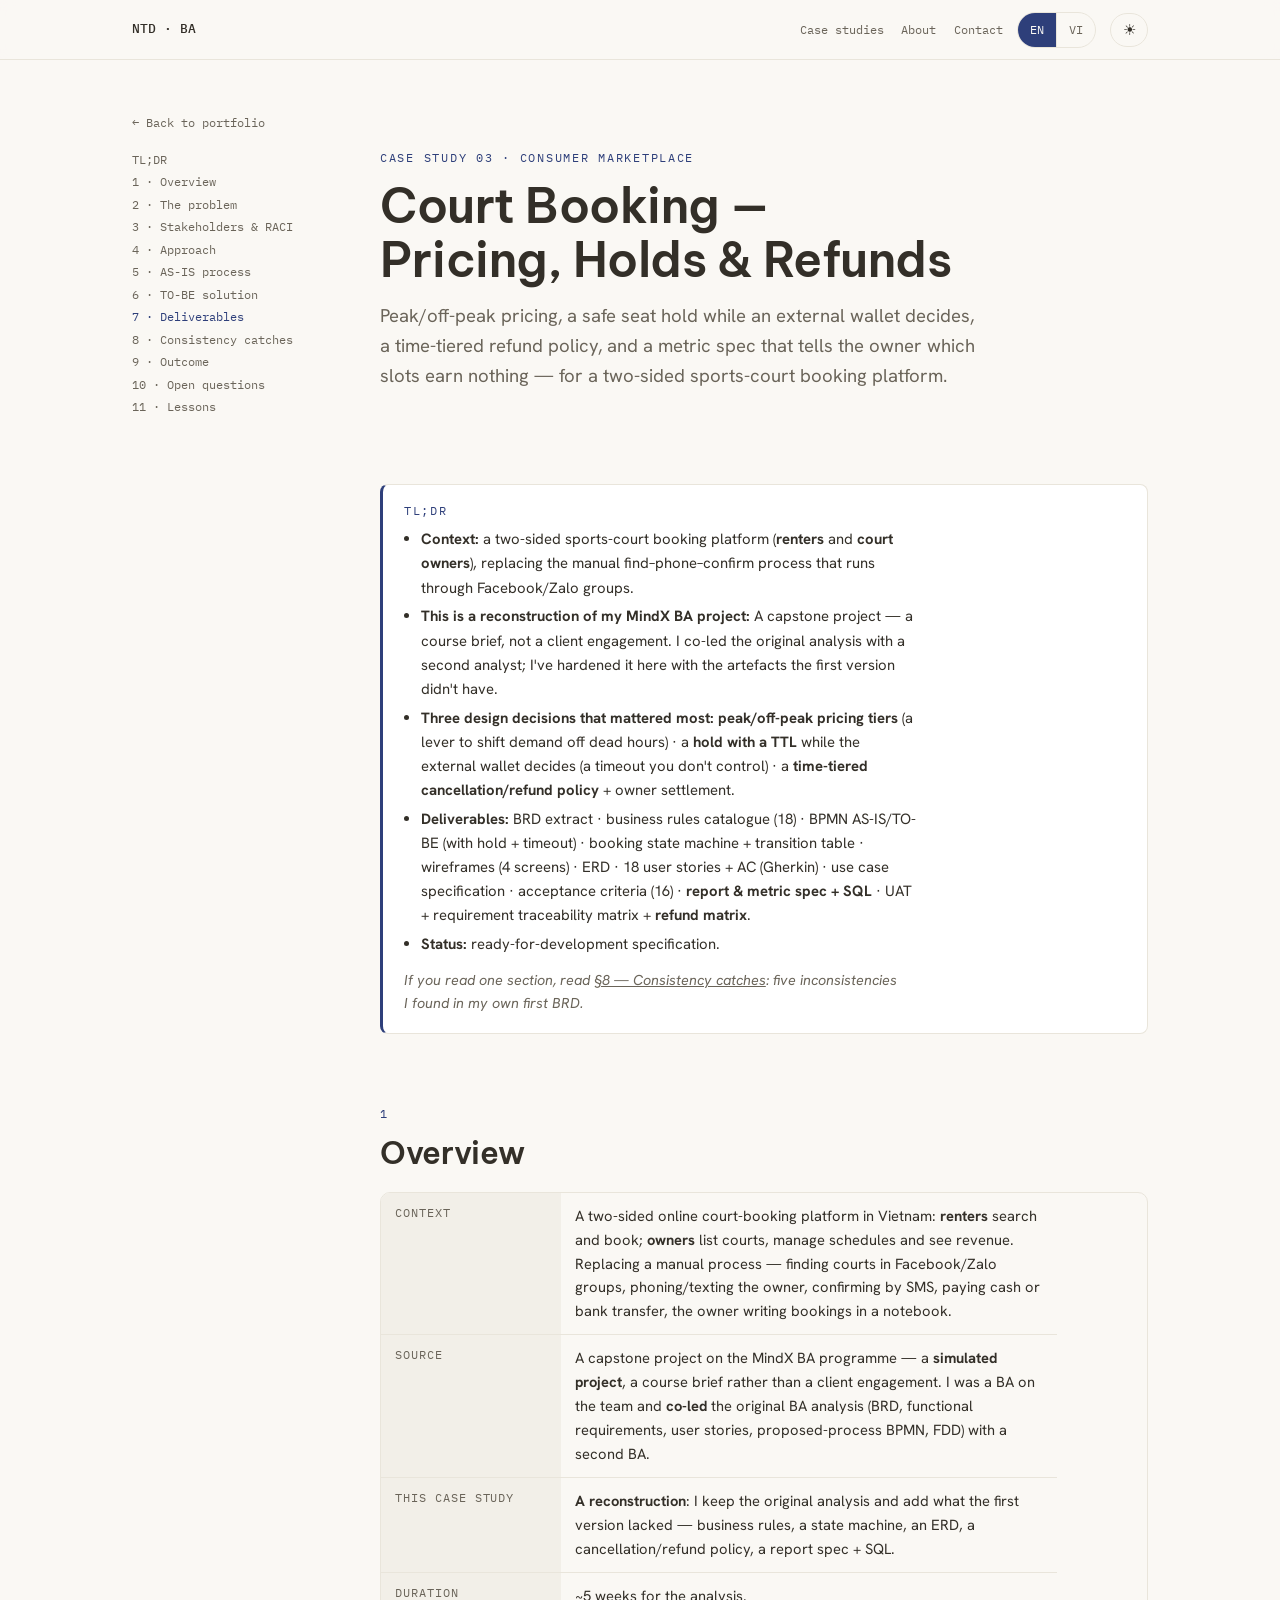
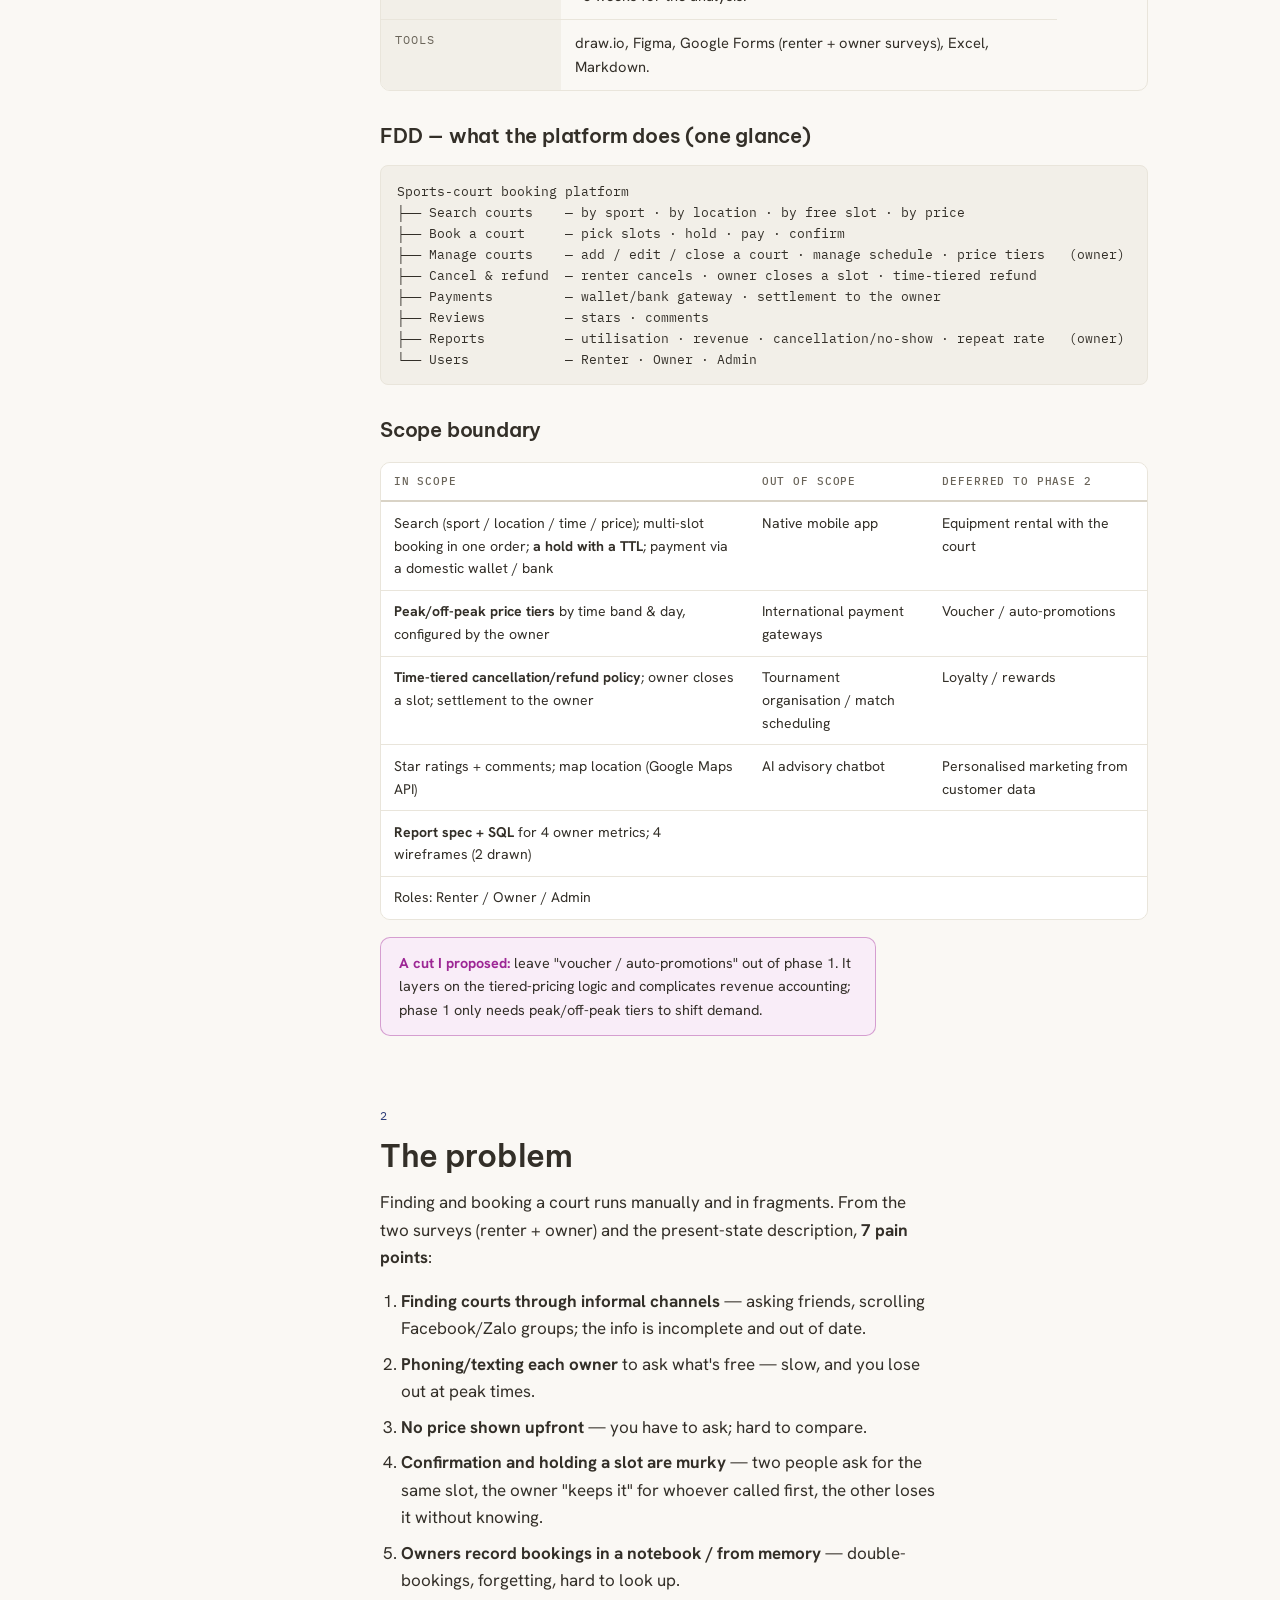
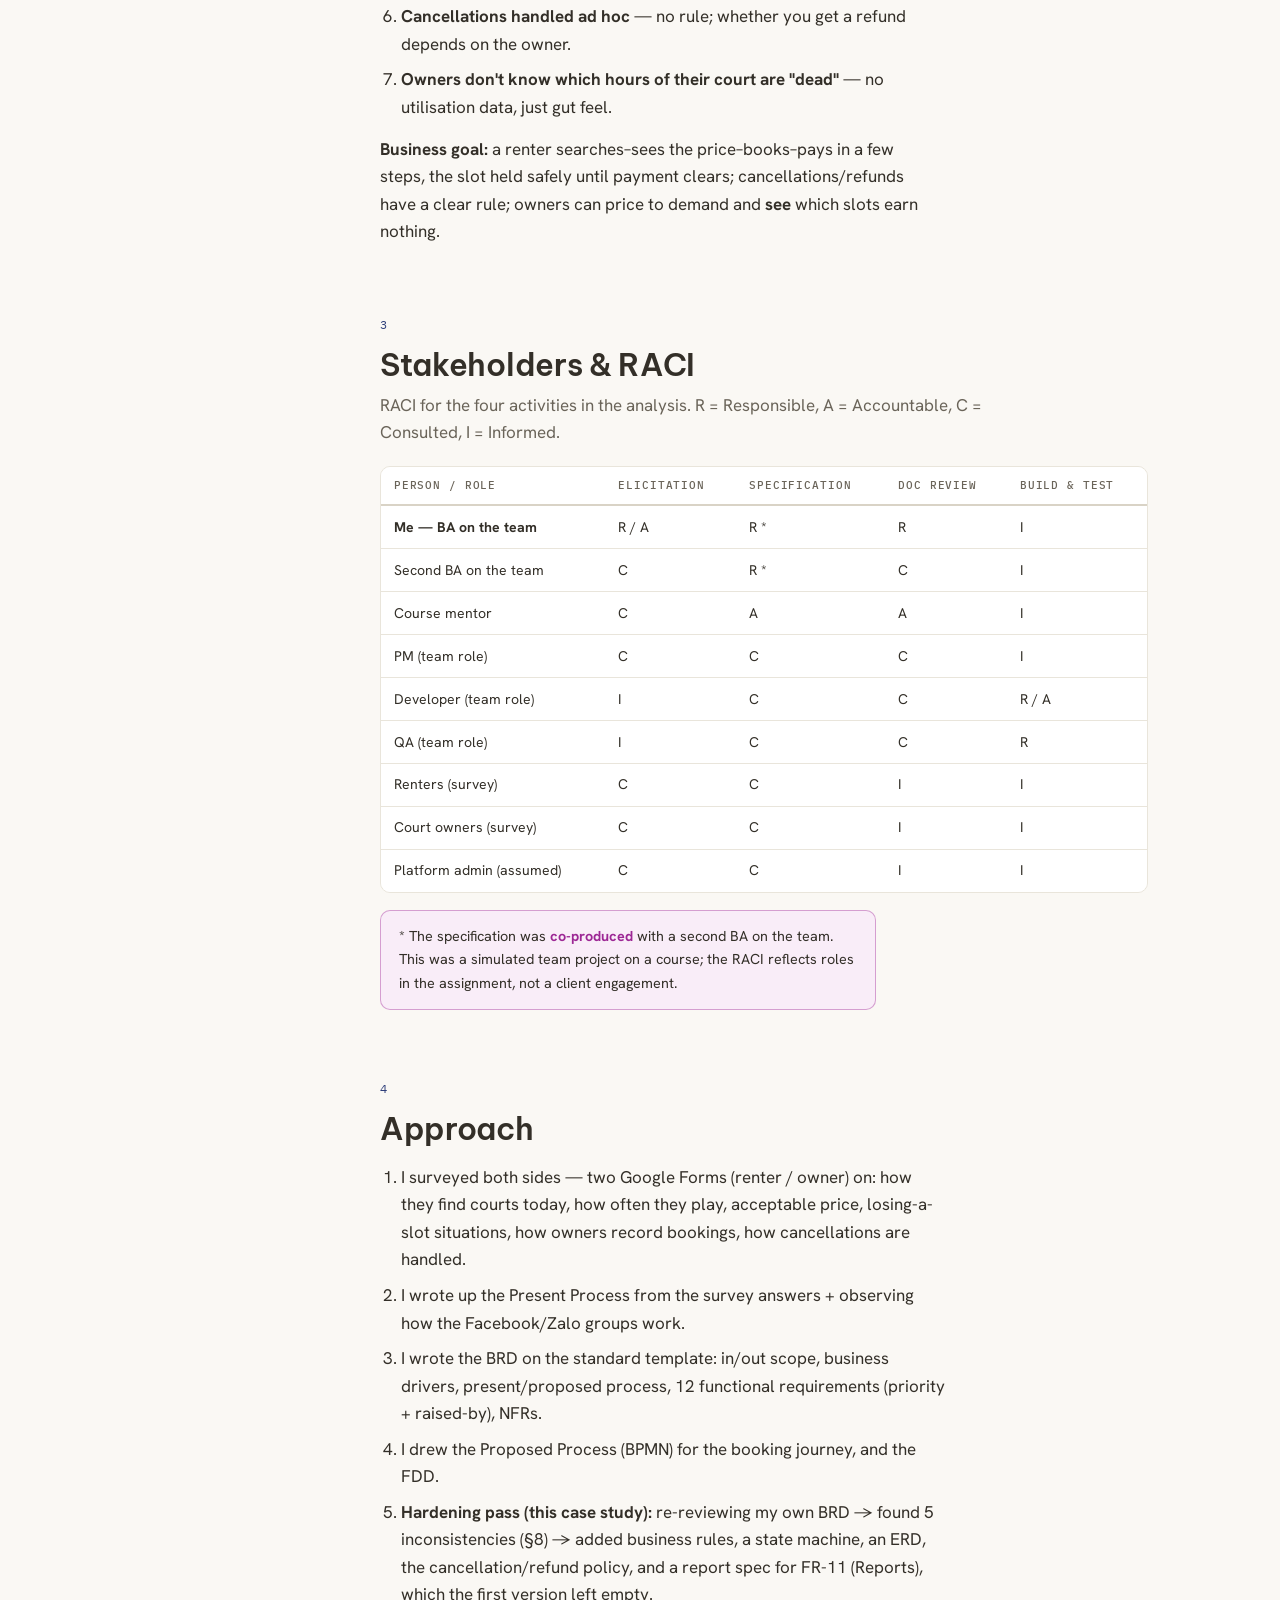
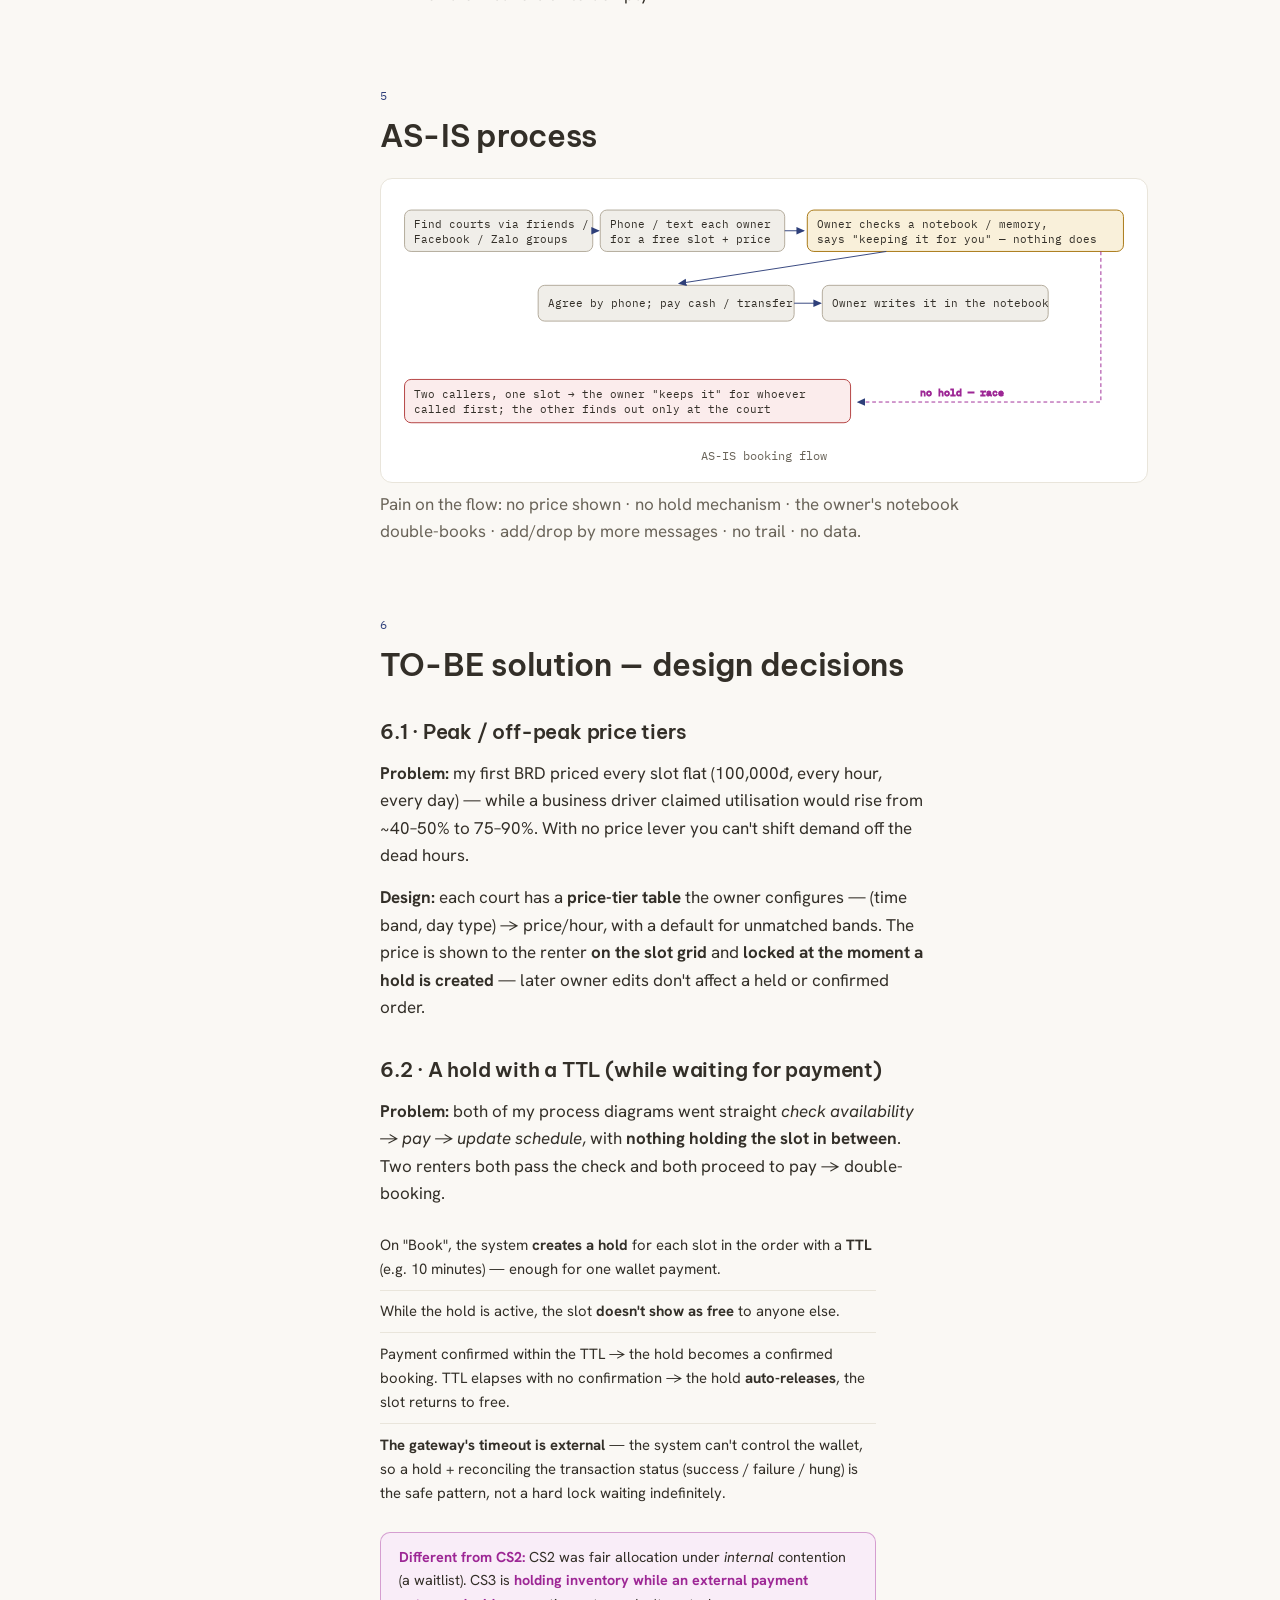
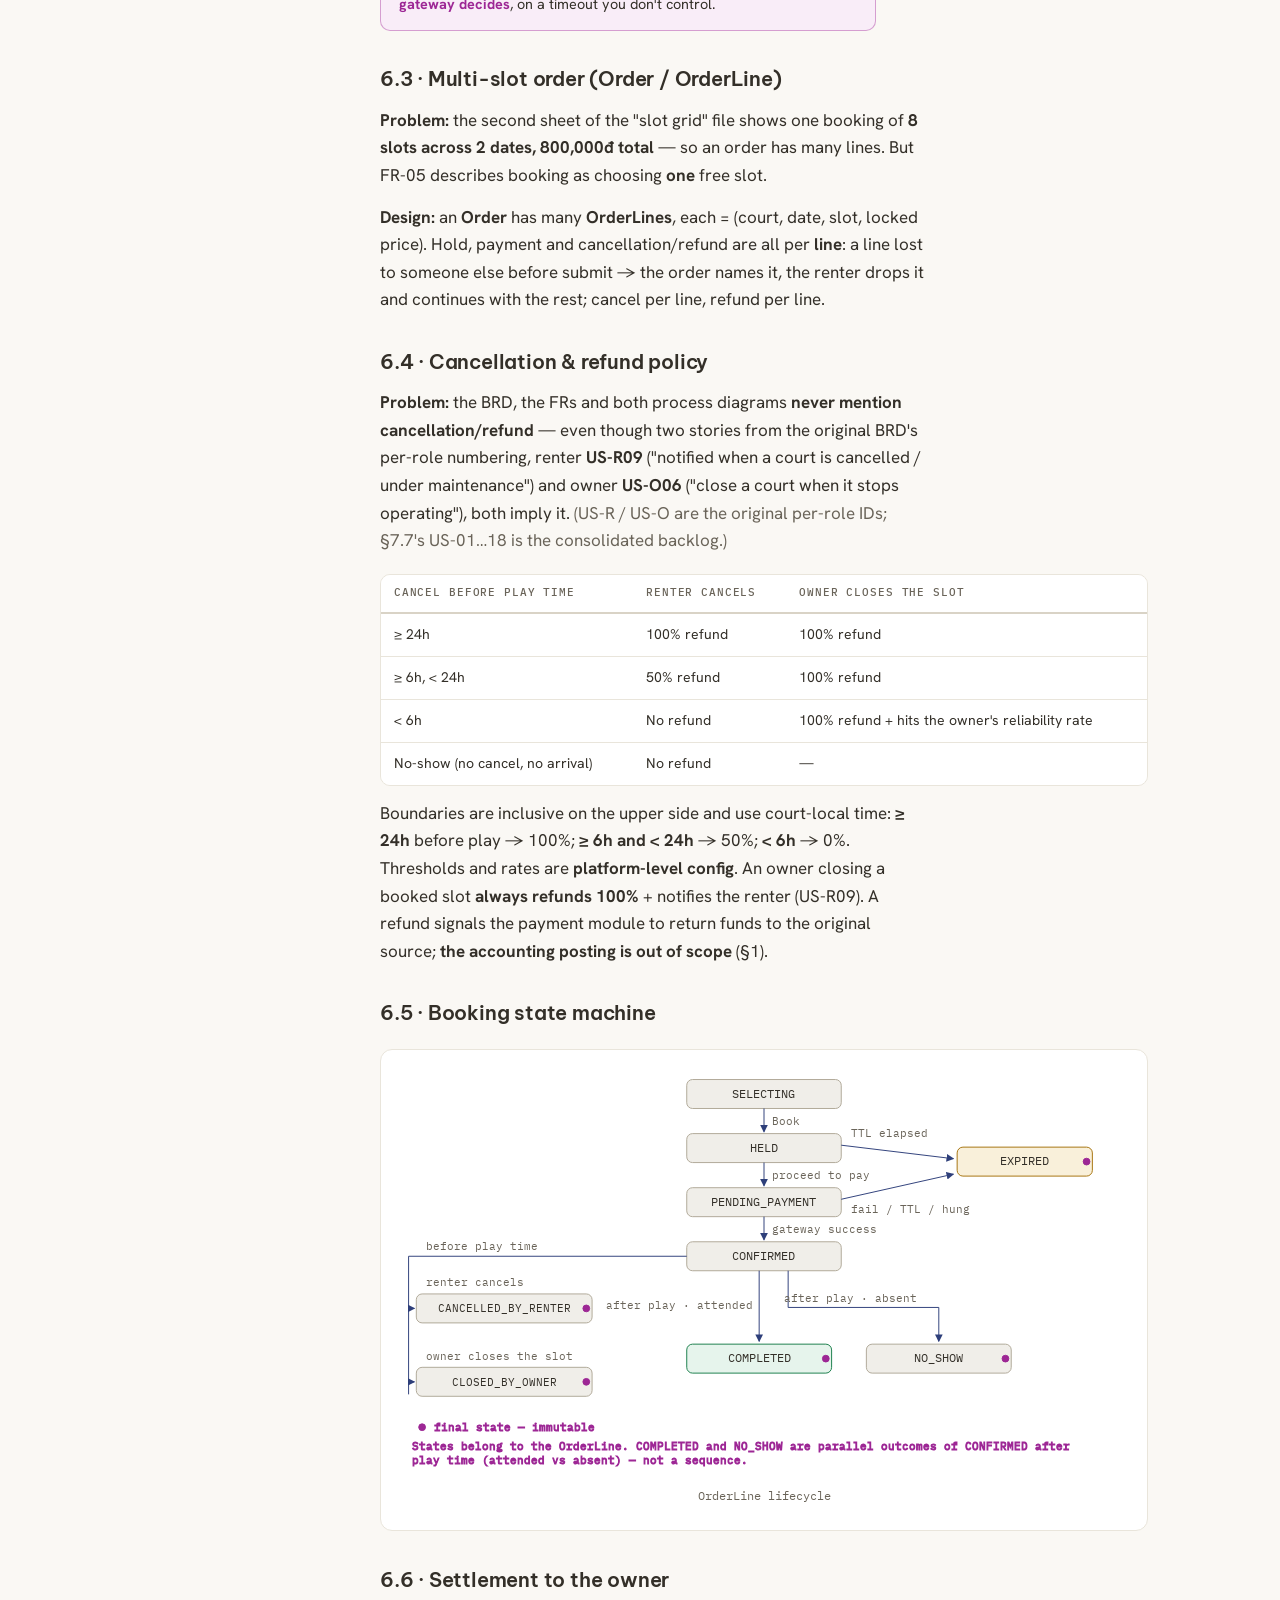
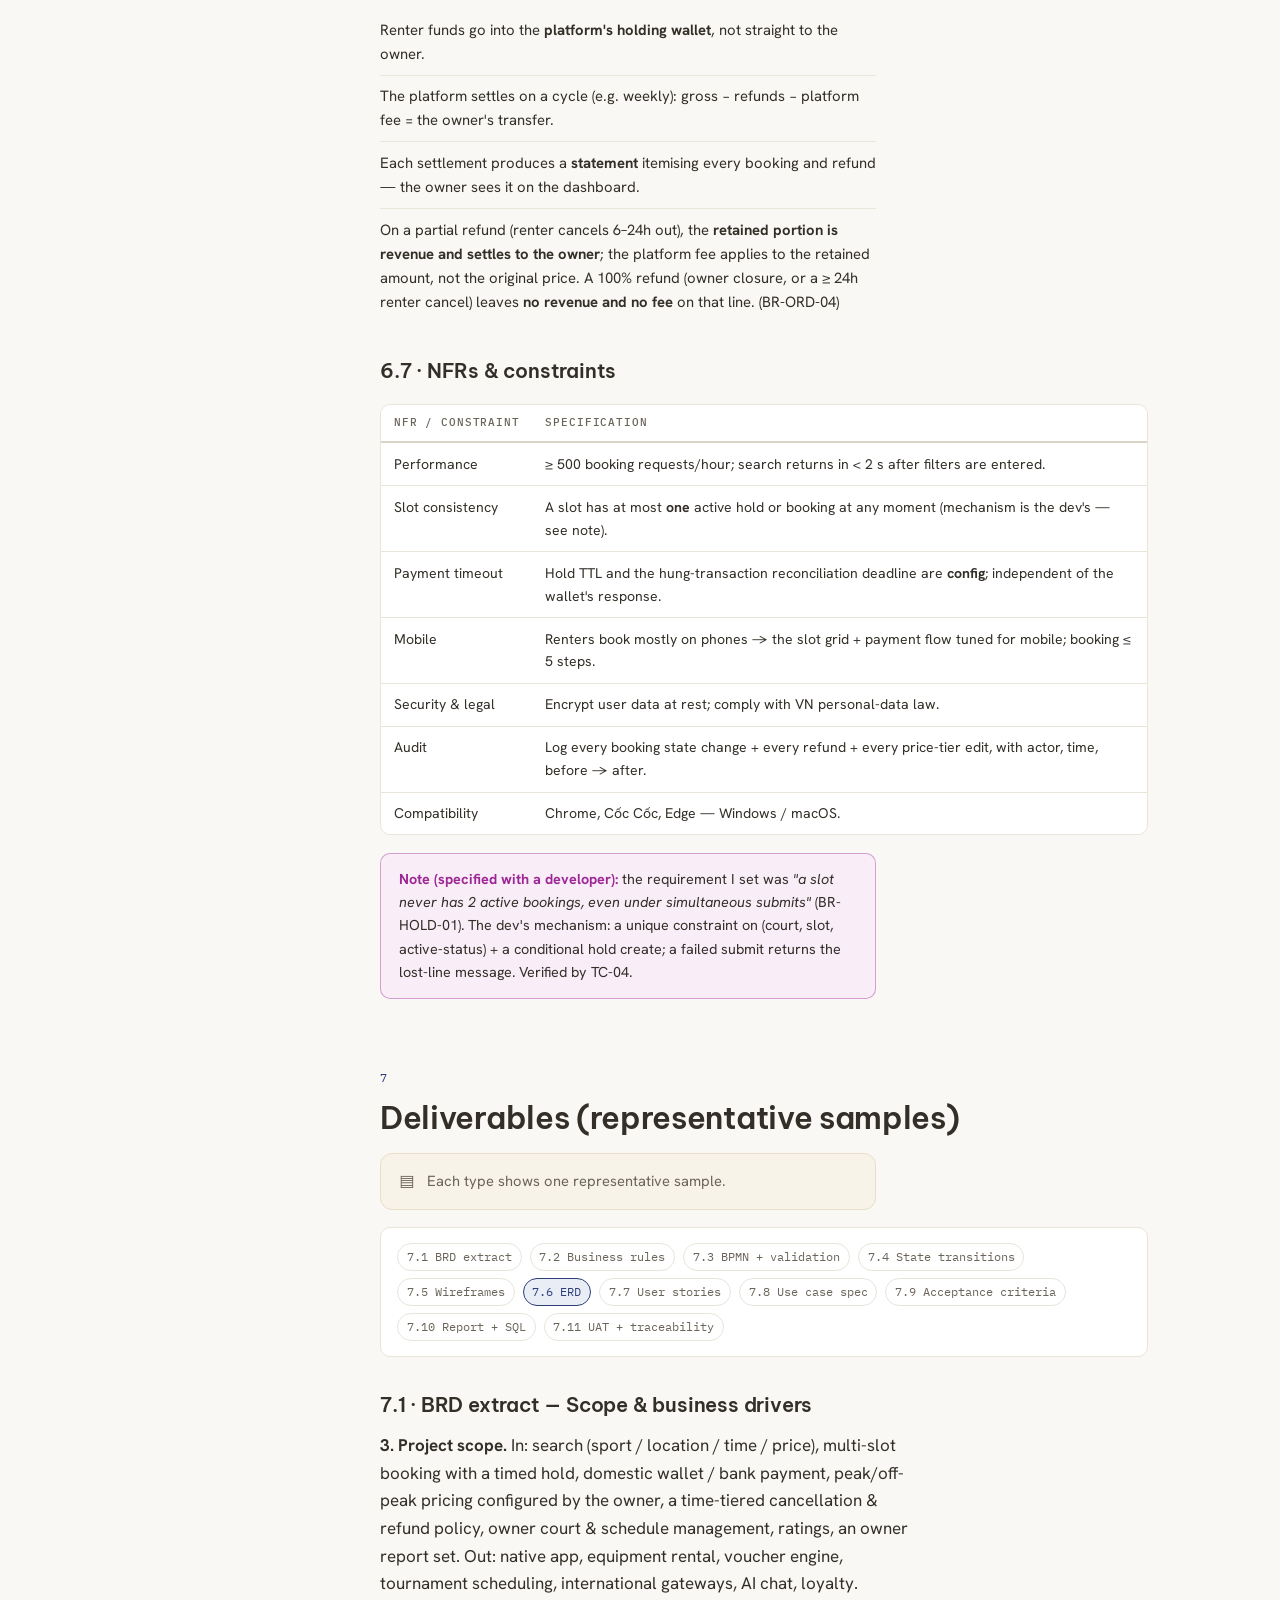
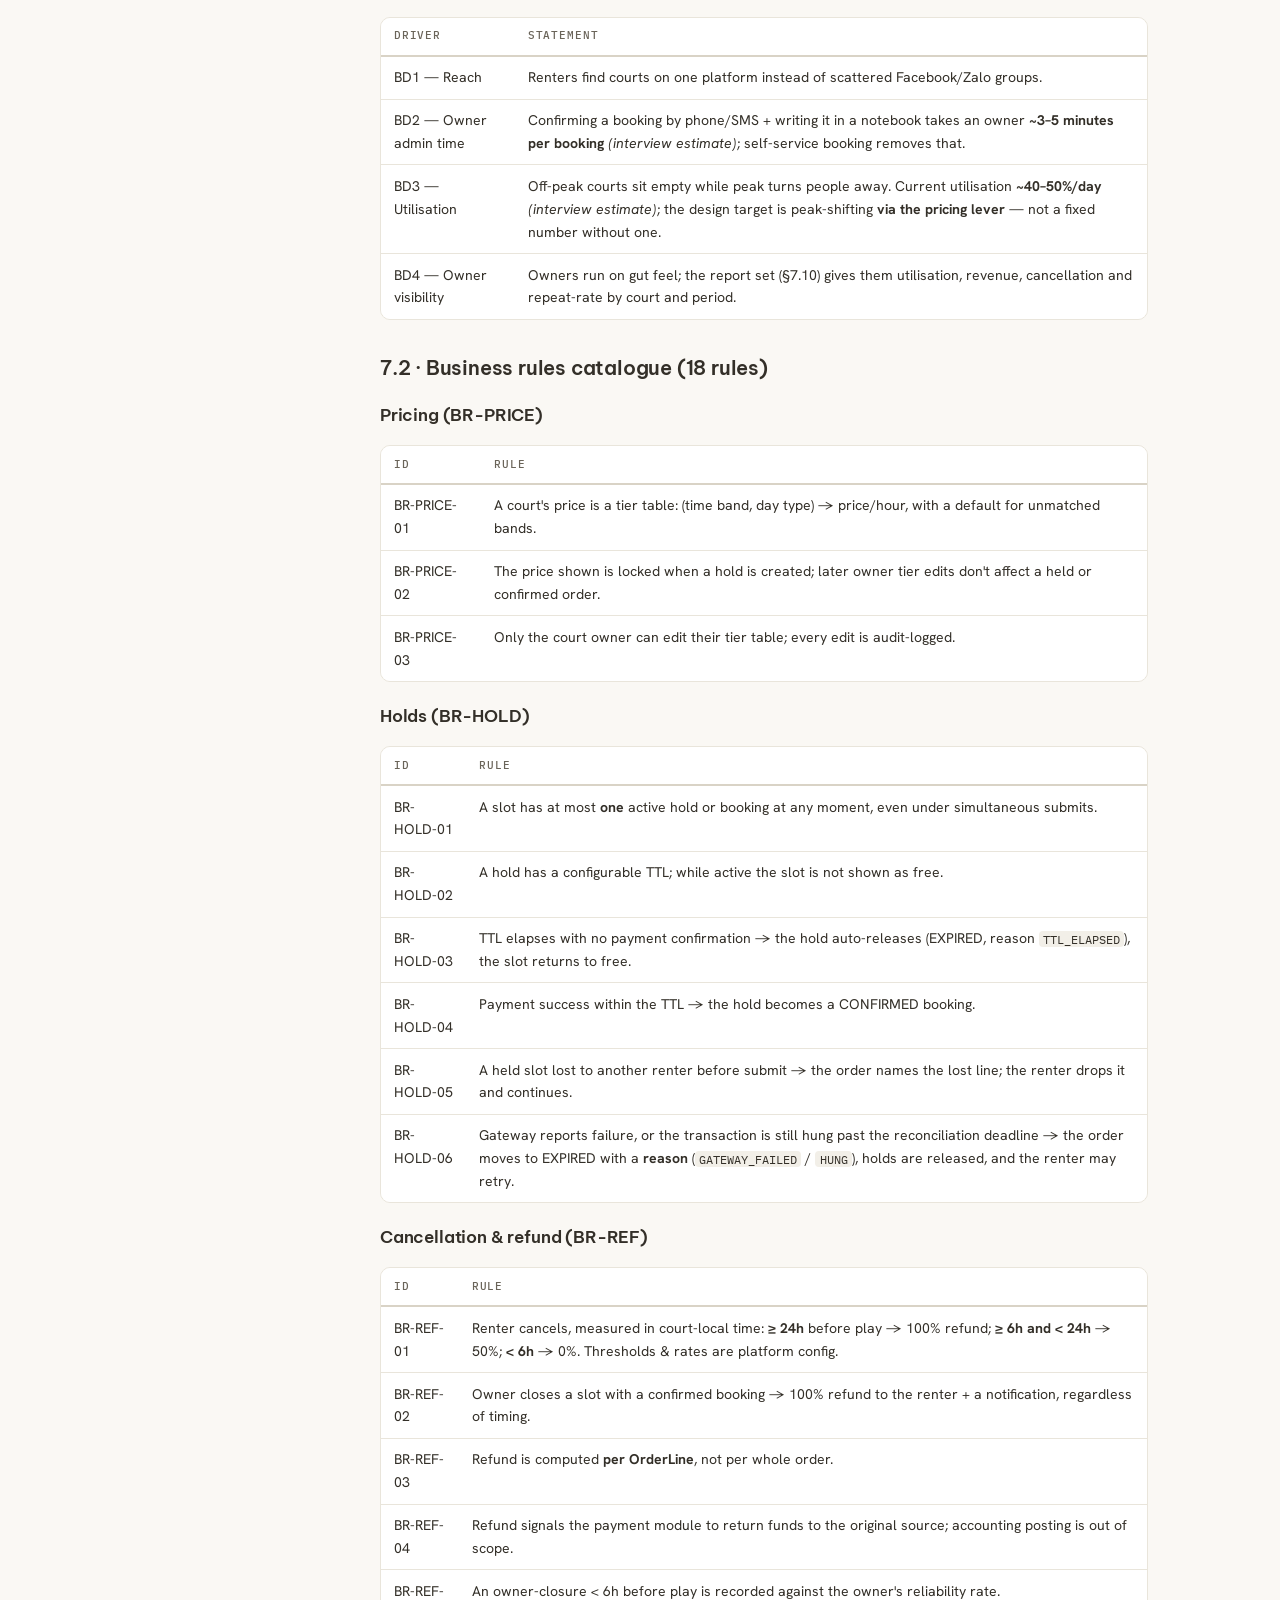
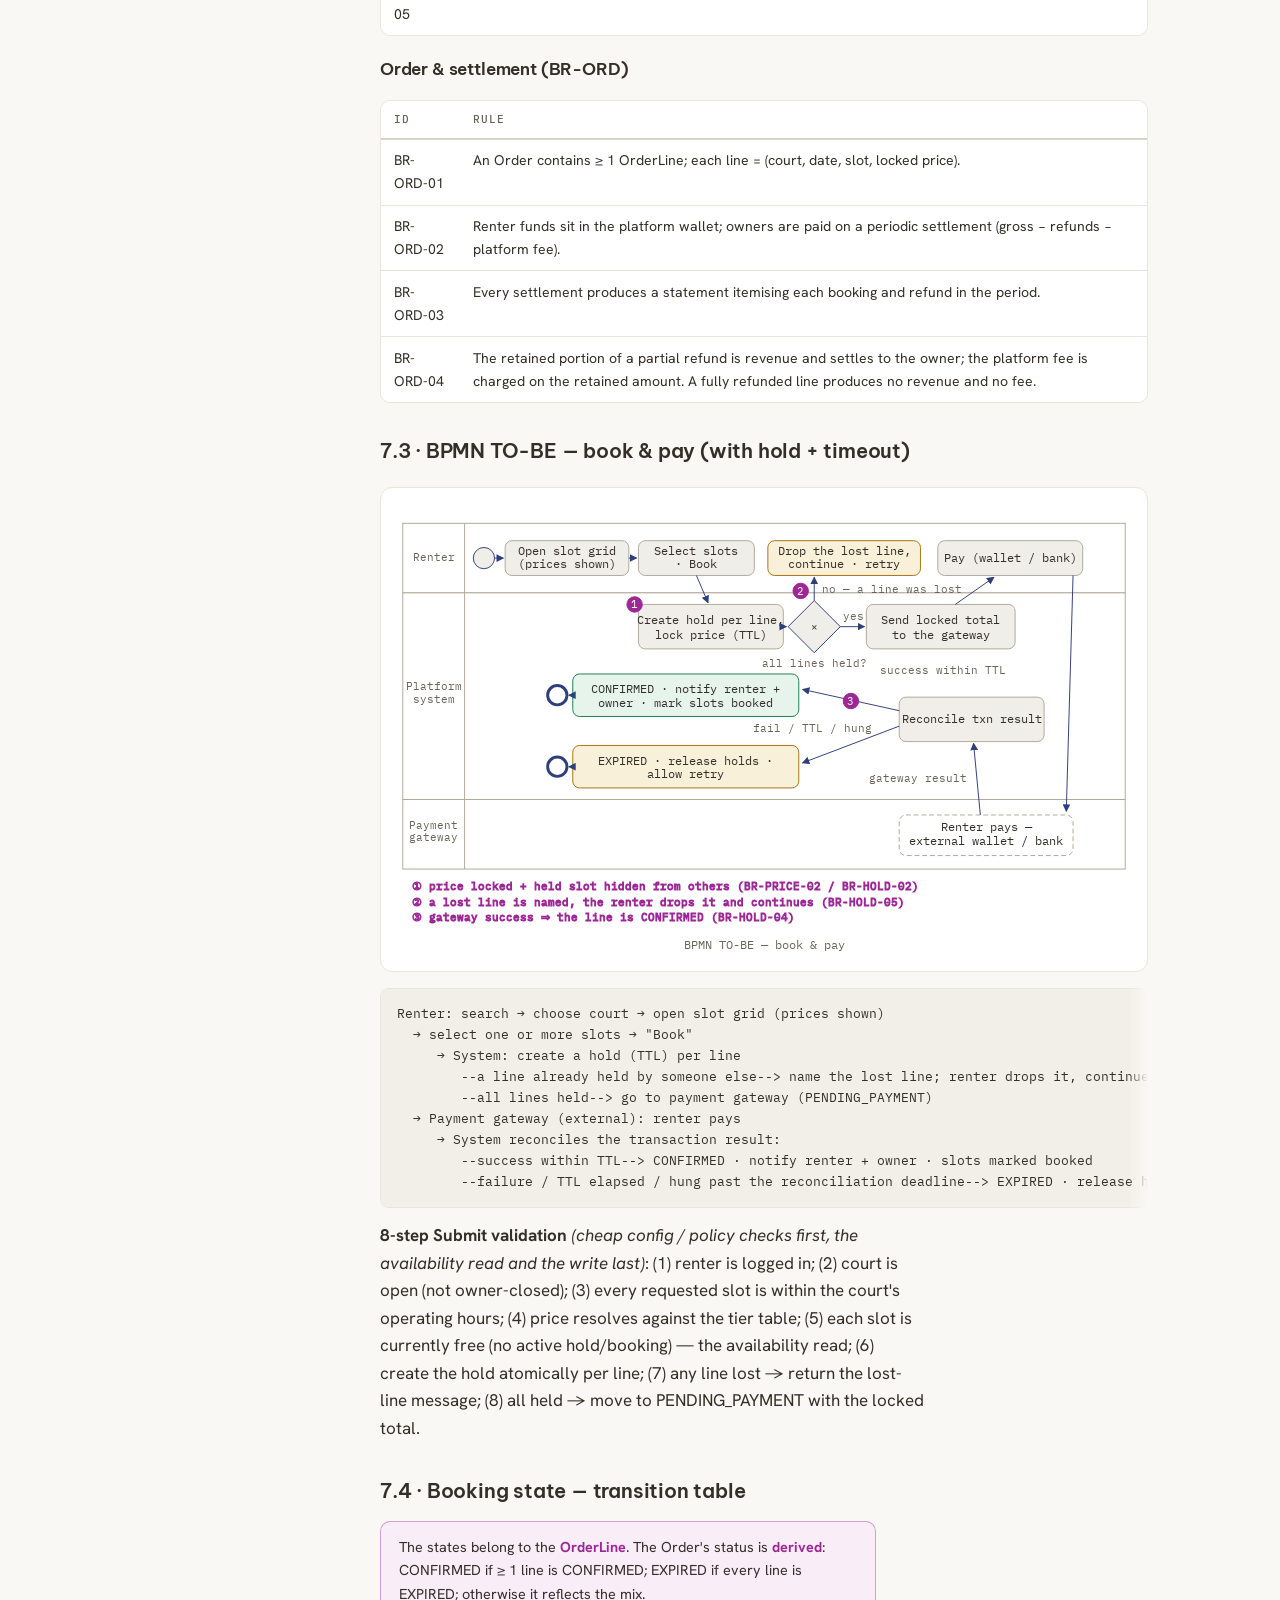
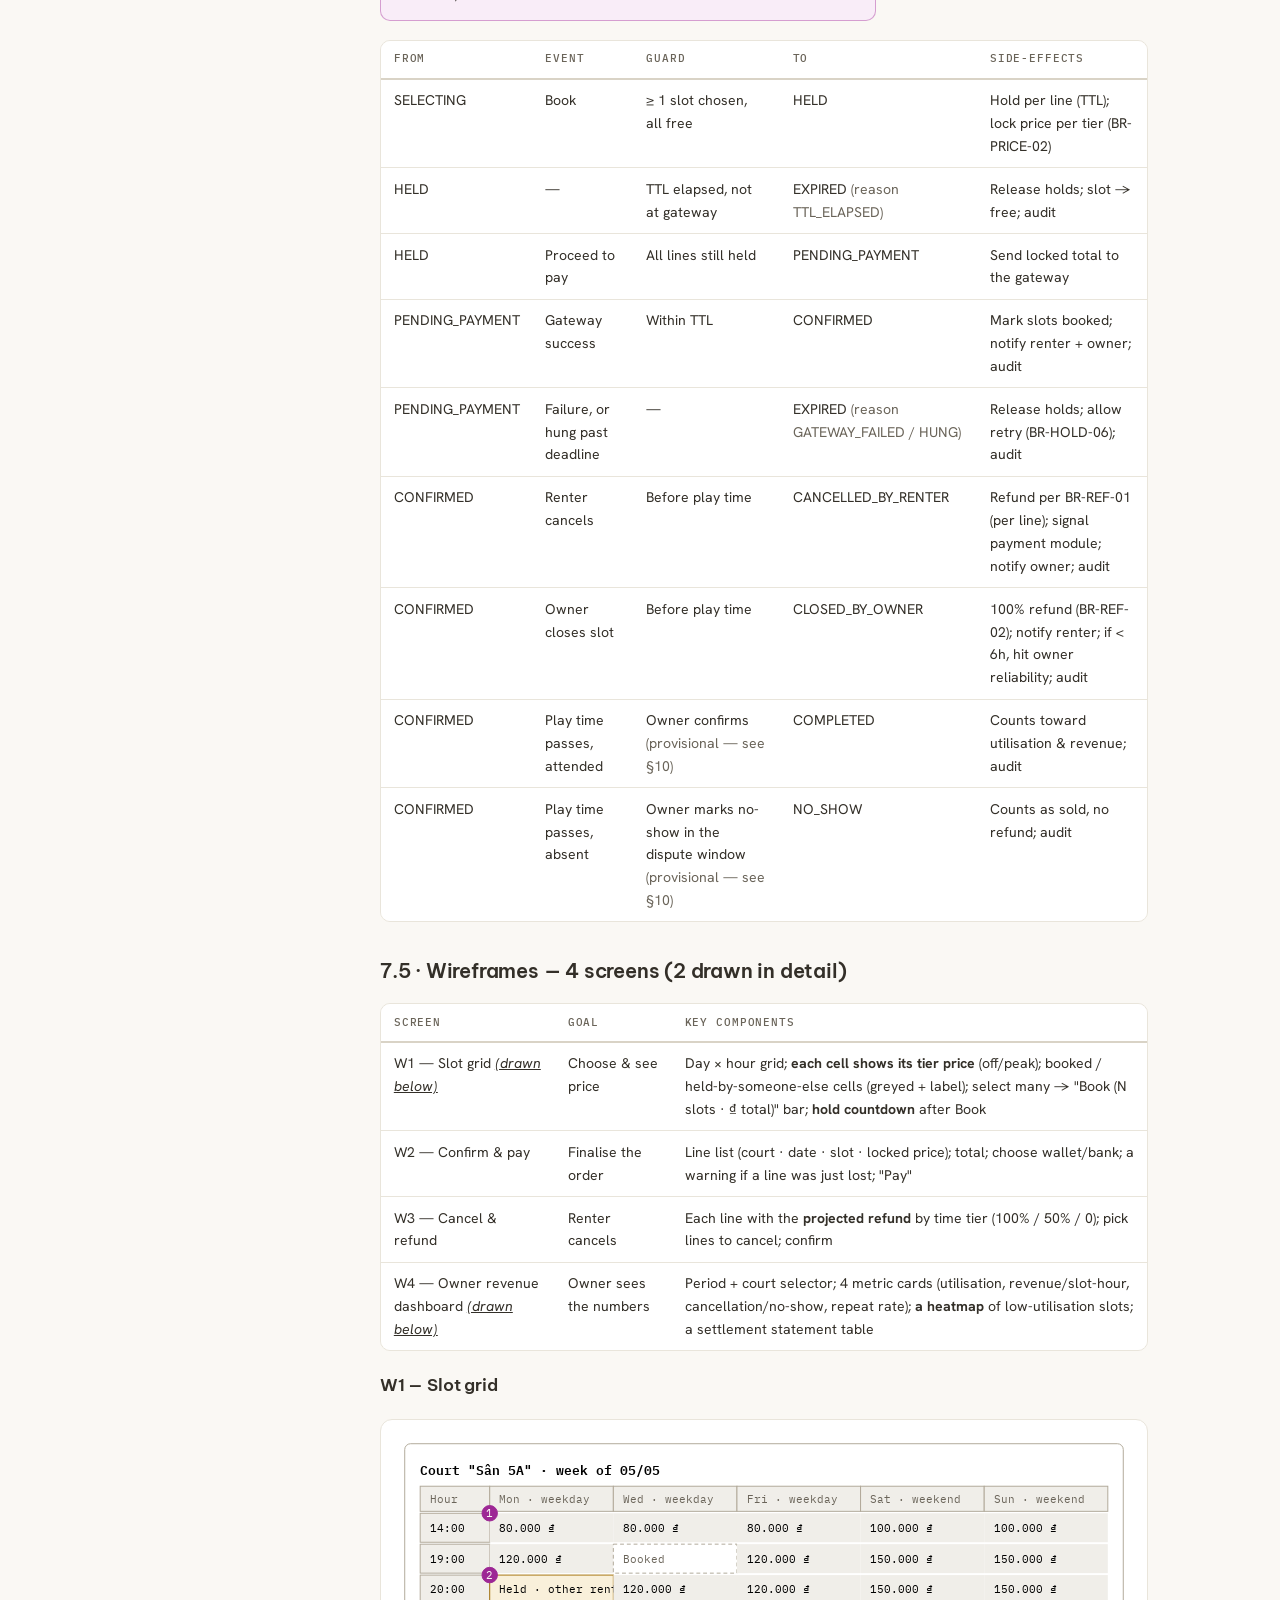
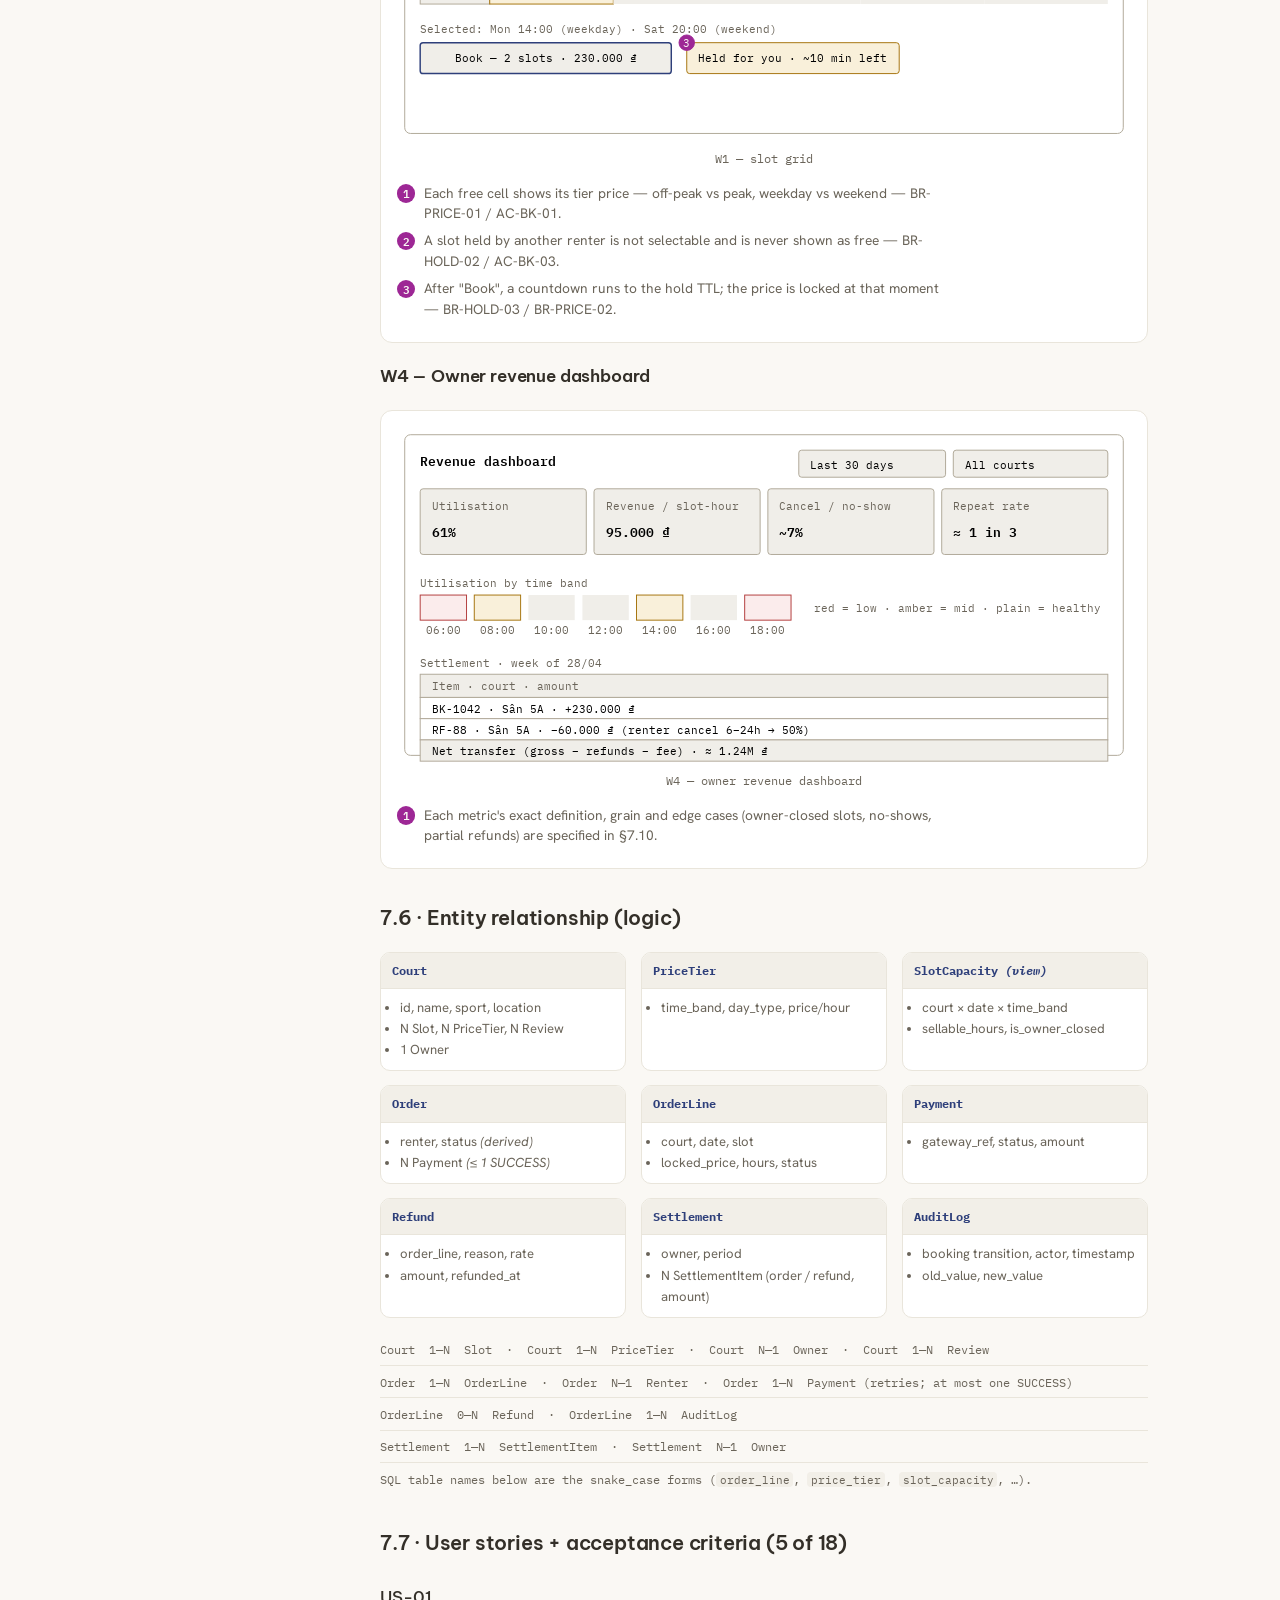
<file: case-study-3.html>
<!doctype html>
<html lang="en">
<head>
<meta charset="utf-8">
<meta name="viewport" content="width=device-width, initial-scale=1">
<title>Court Booking — Pricing, Holds &amp; Refunds — Case Study</title>
<meta name="description" content="Case study: peak/off-peak pricing, safe seat holds while an external wallet decides, a time-tiered refund policy, and an owner metric spec with SQL — for a two-sided sports-court booking platform. Reconstruction of a BA capstone project.">
<meta property="og:type" content="website">
<meta property="og:site_name" content="Nguyễn Tuấn Định — BA Portfolio">
<meta property="og:title" content="Court Booking — Pricing, Holds &amp; Refunds — Case Study">
<meta property="og:description" content="Case study: peak/off-peak pricing, safe seat holds while an external wallet decides, a time-tiered refund policy, and an owner metric spec with SQL. Reconstruction of a BA capstone project.">
<meta property="og:url" content="https://ngtuandinh123.github.io/portfolio/case-study-3.html">
<meta property="og:image" content="https://ngtuandinh123.github.io/portfolio/assets/og-card.png">
<meta name="twitter:card" content="summary_large_image">
<meta name="twitter:title" content="Court Booking — Pricing, Holds &amp; Refunds — Case Study">
<meta name="twitter:description" content="Case study: peak/off-peak pricing, safe seat holds while an external wallet decides, a time-tiered refund policy, and an owner metric spec with SQL. Reconstruction of a BA capstone project.">
<meta name="twitter:image" content="https://ngtuandinh123.github.io/portfolio/assets/og-card.png">
<link rel="preconnect" href="https://fonts.googleapis.com">
<link rel="preconnect" href="https://fonts.gstatic.com" crossorigin>
<link rel="stylesheet" href="https://fonts.googleapis.com/css2?family=Be+Vietnam+Pro:wght@400;500;600&family=Hanken+Grotesk:wght@400;500&family=IBM+Plex+Mono:wght@400;500&display=swap">
<link rel="stylesheet" href="assets/styles.css?v=38">
<script src="assets/app.js?v=38"></script>
</head>
<body class="cs">
<a class="skip" href="#main"><span data-lang="en">Skip to content</span><span data-lang="vi">Tới nội dung chính</span></a>

<nav class="nav">
  <a class="mark" href="index.html">NTD&nbsp;·&nbsp;BA</a>
  <span class="links">
    <a href="index.html#work"><span data-lang="en">Case studies</span><span data-lang="vi">Case study</span></a>
    <a href="index.html#about"><span data-lang="en">About</span><span data-lang="vi">Giới thiệu</span></a>
    <a href="index.html#contact"><span data-lang="en">Contact</span><span data-lang="vi">Liên hệ</span></a>
  </span>
  <span class="seg" role="group" aria-label="Language">
    <button type="button" data-set-lang="en">EN</button>
    <button type="button" data-set-lang="vi">VI</button>
  </span>
  <button class="tgl" type="button" data-toggle-theme aria-label="Toggle theme">☀</button>
</nav>

<main id="main">
<div class="wrap wide">
  <a class="backlink" href="index.html">← <span data-lang="en">Back to portfolio</span><span data-lang="vi">Về trang chính</span></a>

  <div class="cs-layout">

    <nav class="cs-toc" aria-label="On this page">
      <a href="#tldr">TL;DR</a>
      <a href="#overview"><span data-lang="en">1 · Overview</span><span data-lang="vi">1 · Tổng quan</span></a>
      <a href="#problem"><span data-lang="en">2 · The problem</span><span data-lang="vi">2 · Vấn đề</span></a>
      <a href="#stakeholders"><span data-lang="en">3 · Stakeholders &amp; RACI</span><span data-lang="vi">3 · Stakeholder &amp; RACI</span></a>
      <a href="#approach"><span data-lang="en">4 · Approach</span><span data-lang="vi">4 · Cách tiếp cận</span></a>
      <a href="#asis"><span data-lang="en">5 · AS-IS process</span><span data-lang="vi">5 · Quy trình AS-IS</span></a>
      <a href="#tobe"><span data-lang="en">6 · TO-BE solution</span><span data-lang="vi">6 · Giải pháp TO-BE</span></a>
      <a href="#deliverables"><span data-lang="en">7 · Deliverables</span><span data-lang="vi">7 · Sản phẩm BA</span></a>
      <a href="#catches"><span data-lang="en">8 · Consistency catches</span><span data-lang="vi">8 · Những chỗ tự mâu thuẫn</span></a>
      <a href="#outcome"><span data-lang="en">9 · Outcome</span><span data-lang="vi">9 · Kết quả</span></a>
      <a href="#open"><span data-lang="en">10 · Open questions</span><span data-lang="vi">10 · Câu hỏi mở</span></a>
      <a href="#lessons"><span data-lang="en">11 · Lessons</span><span data-lang="vi">11 · Bài học</span></a>
    </nav>

    <div class="cs-body">

      <details class="toc-m">
        <summary><span data-lang="en">Contents</span><span data-lang="vi">Mục lục</span></summary>
        <div class="toc-body"></div>
      </details>

      <p class="kicker"><span data-lang="en">Case study 03 · Consumer marketplace</span><span data-lang="vi">Case study 03 · Marketplace người dùng cuối</span></p>
      <h1><span data-lang="en">Court Booking — Pricing, Holds &amp; Refunds</span><span data-lang="vi">Đặt sân — Định giá, Giữ chỗ &amp; Hoàn tiền</span></h1>
      <p class="lead" style="margin-top:.8rem">
        <span data-lang="en">Peak/off-peak pricing, a safe seat hold while an external wallet decides, a time-tiered refund policy, and a metric spec that tells the owner which slots earn nothing — for a two-sided sports-court booking platform.</span>
        <span data-lang="vi">Định giá theo cao/thấp điểm, giữ chỗ an toàn khi chờ cổng thanh toán, chính sách huỷ/hoàn tiền theo mốc thời gian, và bộ chỉ số cho chủ sân biết khung giờ nào không kiếm ra tiền — cho một nền tảng đặt sân thể thao hai phía.</span>
      </p>


      <!-- ===================== TL;DR ===================== -->
      <section class="sec" id="tldr">
        <div class="tldr">
          <p class="kicker" style="margin-bottom:.3rem">TL;DR</p>
          <ul>
            <li><b><span data-lang="en">Context</span><span data-lang="vi">Bối cảnh</span>:</b>
              <span data-lang="en"> a two-sided sports-court booking platform (<b>renters</b> and <b>court owners</b>), replacing the manual find–phone–confirm process that runs through Facebook/Zalo groups.</span>
              <span data-lang="vi"> một nền tảng đặt sân thể thao trực tuyến (hai phía: <b>người thuê</b> và <b>chủ sân</b>), thay quy trình tìm–gọi–chốt thủ công qua nhóm Facebook/Zalo.</span></li>
            <li><b><span data-lang="en">This is a reconstruction of my MindX BA project</span><span data-lang="vi">Đây là bản dựng lại đồ án BA của tôi (MindX)</span>:</b>
              <span data-lang="en"> A capstone project — a course brief, not a client engagement. I co-led the original analysis with a second analyst; I've hardened it here with the artefacts the first version didn't have.</span>
              <span data-lang="vi"> đồ án cuối khoá — đề bài của khoá học, không phải hợp đồng khách hàng. Tôi cùng phụ trách phần phân tích gốc với một BA khác; tôi làm cứng lại nó ở đây bằng các artifact bản đầu chưa có.</span></li>
            <li><b><span data-lang="en">Three design decisions that mattered most</span><span data-lang="vi">3 quyết định thiết kế quan trọng nhất</span>:</b>
              <span data-lang="en"> <b>peak/off-peak pricing tiers</b> (a lever to shift demand off dead hours) · a <b>hold with a TTL</b> while the external wallet decides (a timeout you don't control) · a <b>time-tiered cancellation/refund policy</b> + owner settlement.</span>
              <span data-lang="vi"> <b>định giá theo bậc cao/thấp điểm</b> (để dịch cầu ra khỏi giờ vắng) · <b>giữ chỗ có TTL (thời hạn giữ chỗ)</b> trong lúc chờ ví điện tử phản hồi (timeout không do mình kiểm soát) · <b>chính sách huỷ/hoàn tiền theo mốc thời gian</b> + đối soát tiền về chủ sân.</span></li>
            <li><b><span data-lang="en">Deliverables</span><span data-lang="vi">Sản phẩm</span>:</b>
              <span data-lang="en"> BRD extract · business rules catalogue (18) · BPMN AS-IS/TO-BE (with hold + timeout) · booking state machine + transition table · wireframes (4 screens) · ERD · 18 user stories + AC (Gherkin) · use case specification · acceptance criteria (16) · <b>report &amp; metric spec + SQL</b> · UAT + requirement traceability matrix + <b>refund matrix</b>.</span>
              <span data-lang="vi"> BRD extract · business rules catalogue (18) · BPMN AS-IS/TO-BE (có giữ chỗ + timeout) · booking state machine + bảng chuyển trạng thái · wireframes (4 màn) · ERD · 18 user story + AC (Gherkin) · use case specification · acceptance criteria (16) · <b>report &amp; metric spec + SQL</b> · UAT + ma trận truy vết + <b>refund matrix</b>.</span></li>
            <li><b><span data-lang="en">Status</span><span data-lang="vi">Trạng thái</span>:</b>
              <span data-lang="en"> ready-for-development specification.</span>
              <span data-lang="vi"> đặc tả ready-for-development.</span></li>
          </ul>
          <p class="read-one">
            <span data-lang="en">If you read one section, read <a href="#catches">§8 — Consistency catches</a>: five inconsistencies I found in my own first BRD.</span>
            <span data-lang="vi">Nếu chỉ đọc một mục: đọc <a href="#catches">§8 — Những chỗ tài liệu tự mâu thuẫn</a> (năm điểm tôi phát hiện trong chính bản BRD đầu của mình).</span>
          </p>
        </div>
      </section>

      <!-- ===================== 1. OVERVIEW ===================== -->
      <section class="sec" id="overview">
        <p class="kicker">1</p>
        <h2><span data-lang="en">Overview</span><span data-lang="vi">Tổng quan</span></h2>
        <dl class="dl">
          <dt><span data-lang="en">Context</span><span data-lang="vi">Bối cảnh</span></dt>
          <dd><span data-lang="en">A two-sided online court-booking platform in Vietnam: <b>renters</b> search and book; <b>owners</b> list courts, manage schedules and see revenue. Replacing a manual process — finding courts in Facebook/Zalo groups, phoning/texting the owner, confirming by SMS, paying cash or bank transfer, the owner writing bookings in a notebook.</span><span data-lang="vi">Một nền tảng đặt sân thể thao trực tuyến tại Việt Nam, hai phía: <b>người thuê</b> tìm và đặt sân; <b>chủ sân</b> đăng sân, quản lý lịch và xem doanh thu. Thay quy trình thủ công: tìm sân qua nhóm Facebook/Zalo, gọi điện/nhắn tin cho chủ sân, xác nhận bằng SMS, trả tiền mặt hoặc chuyển khoản, chủ sân ghi lịch vào sổ.</span></dd>
          <dt><span data-lang="en">Source</span><span data-lang="vi">Nguồn</span></dt>
          <dd><span data-lang="en">A capstone project on the MindX BA programme — a <b>simulated project</b>, a course brief rather than a client engagement. I was a BA on the team and <b>co-led</b> the original BA analysis (BRD, functional requirements, user stories, proposed-process BPMN, FDD) with a second BA.</span><span data-lang="vi">Đồ án cuối khoá chương trình BA (MindX) — <b>dự án mô phỏng</b>, đề bài của khoá học chứ không phải hợp đồng khách hàng. Tôi là BA của nhóm và <b>cùng phụ trách</b> phần phân tích nghiệp vụ gốc (BRD, functional requirements, user story, BPMN đề xuất, FDD) với một BA khác trong nhóm.</span></dd>
          <dt><span data-lang="en">This case study</span><span data-lang="vi">Bản case study này</span></dt>
          <dd><span data-lang="en"><b>A reconstruction</b>: I keep the original analysis and add what the first version lacked — business rules, a state machine, an ERD, a cancellation/refund policy, a report spec + SQL.</span><span data-lang="vi"><b>Bản dựng lại</b>: tôi giữ phần phân tích gốc và bổ sung những gì bản đầu còn thiếu — business rules, state machine, ERD, chính sách huỷ/hoàn tiền, đặc tả báo cáo + SQL.</span></dd>
          <dt><span data-lang="en">Duration</span><span data-lang="vi">Thời lượng</span></dt>
          <dd><span data-lang="en">~5 weeks for the analysis.</span><span data-lang="vi">~5 tuần cho phần phân tích.</span></dd>
          <dt><span data-lang="en">Tools</span><span data-lang="vi">Công cụ</span></dt>
          <dd>draw.io, Figma, Google Forms (<span data-lang="en">renter + owner surveys</span><span data-lang="vi">khảo sát người thuê + chủ sân</span>), Excel, Markdown.</dd>
        </dl>

        <h3><span data-lang="en">FDD — what the platform does (one glance)</span><span data-lang="vi">FDD — nền tảng làm gì (một cái nhìn)</span></h3>
        <pre class="code fixed"><span data-lang="en">Sports-court booking platform
├── Search courts    — by sport · by location · by free slot · by price
├── Book a court     — pick slots · hold · pay · confirm
├── Manage courts    — add / edit / close a court · manage schedule · price tiers   (owner)
├── Cancel &amp; refund  — renter cancels · owner closes a slot · time-tiered refund
├── Payments         — wallet/bank gateway · settlement to the owner
├── Reviews          — stars · comments
├── Reports          — utilisation · revenue · cancellation/no-show · repeat rate   (owner)
└── Users            — Renter · Owner · Admin</span><span data-lang="vi">Nền tảng đặt sân thể thao
├── Tìm sân        — theo bộ môn · theo vị trí · theo khung giờ trống · theo giá
├── Đặt sân         — chọn khung giờ · giữ chỗ · thanh toán · xác nhận
├── Quản lý sân     — thêm / sửa / đóng sân · quản lý lịch · bậc giá   (chủ sân)
├── Huỷ &amp; hoàn tiền  — người thuê huỷ · chủ sân đóng khung giờ · hoàn theo mốc thời gian
├── Thanh toán      — cổng ví/ngân hàng · đối soát về chủ sân
├── Đánh giá        — sao · bình luận
├── Thống kê        — hiệu suất · doanh thu · huỷ/no-show · tỷ lệ quay lại   (chủ sân)
└── Người dùng      — Người thuê · Chủ sân · Admin</span></pre>

        <h3><span data-lang="en">Scope boundary</span><span data-lang="vi">Ranh giới scope</span></h3>
        <div class="tbl-scroll">
          <table>
            <thead><tr>
              <th><span data-lang="en">In scope</span><span data-lang="vi">Trong scope</span></th>
              <th><span data-lang="en">Out of scope</span><span data-lang="vi">Ngoài scope</span></th>
              <th><span data-lang="en">Deferred to phase 2</span><span data-lang="vi">Hoãn sang phase 2</span></th>
            </tr></thead>
            <tbody>
              <tr>
                <td><span data-lang="en">Search (sport / location / time / price); multi-slot booking in one order; <b>a hold with a TTL</b>; payment via a domestic wallet / bank</span><span data-lang="vi">Tìm sân (bộ môn / vị trí / thời gian / giá); đặt nhiều khung giờ trong một đơn; <b>giữ chỗ có TTL</b>; thanh toán qua ví/ngân hàng nội địa</span></td>
                <td><span data-lang="en">Native mobile app</span><span data-lang="vi">App mobile native</span></td>
                <td><span data-lang="en">Equipment rental with the court</span><span data-lang="vi">Cho thuê dụng cụ kèm sân</span></td>
              </tr>
              <tr>
                <td><span data-lang="en"><b>Peak/off-peak price tiers</b> by time band &amp; day, configured by the owner</span><span data-lang="vi"><b>Bậc giá cao/thấp điểm</b> theo khung giờ &amp; ngày, cấu hình bởi chủ sân</span></td>
                <td><span data-lang="en">International payment gateways</span><span data-lang="vi">Cổng thanh toán quốc tế</span></td>
                <td><span data-lang="en">Voucher / auto-promotions</span><span data-lang="vi">Voucher / khuyến mãi tự động</span></td>
              </tr>
              <tr>
                <td><span data-lang="en"><b>Time-tiered cancellation/refund policy</b>; owner closes a slot; settlement to the owner</span><span data-lang="vi"><b>Chính sách huỷ/hoàn tiền</b> theo mốc thời gian; chủ sân đóng khung giờ; đối soát tiền về chủ sân</span></td>
                <td><span data-lang="en">Tournament organisation / match scheduling</span><span data-lang="vi">Tổ chức giải đấu / xếp lịch thi đấu</span></td>
                <td><span data-lang="en">Loyalty / rewards</span><span data-lang="vi">Tích điểm / khách hàng thân thiết</span></td>
              </tr>
              <tr>
                <td><span data-lang="en">Star ratings + comments; map location (Google Maps API)</span><span data-lang="vi">Đánh giá sao + bình luận; bản đồ vị trí (Google Maps API)</span></td>
                <td><span data-lang="en">AI advisory chatbot</span><span data-lang="vi">Chatbot AI tư vấn</span></td>
                <td><span data-lang="en">Personalised marketing from customer data</span><span data-lang="vi">Marketing cá nhân hoá từ dữ liệu khách</span></td>
              </tr>
              <tr>
                <td><span data-lang="en"><b>Report spec + SQL</b> for 4 owner metrics; 4 wireframes (2 drawn)</span><span data-lang="vi"><b>Đặc tả báo cáo + SQL</b> cho 4 chỉ số chủ sân; 4 wireframe (2 vẽ chi tiết)</span></td>
                <td></td><td></td>
              </tr>
              <tr>
                <td><span data-lang="en">Roles: Renter / Owner / Admin</span><span data-lang="vi">Phân quyền: Người thuê / Chủ sân / Admin</span></td>
                <td></td><td></td>
              </tr>
            </tbody>
          </table>
        </div>
        <div class="note-box">
          <b><span data-lang="en">A cut I proposed:</span><span data-lang="vi">Một phần tôi đề xuất cắt khỏi phase 1:</span></b>
          <span data-lang="en"> leave "voucher / auto-promotions" out of phase 1. It layers on the tiered-pricing logic and complicates revenue accounting; phase 1 only needs peak/off-peak tiers to shift demand.</span>
          <span data-lang="vi"> để "voucher / khuyến mãi tự động" ra ngoài phase 1. Tính năng này chồng lên logic định giá bậc và làm phức tạp việc tính doanh thu; phase 1 chỉ cần bậc giá cao/thấp điểm là đủ để dịch cầu.</span>
        </div>
      </section>

      <!-- ===================== 2. PROBLEM ===================== -->
      <section class="sec" id="problem">
        <p class="kicker">2</p>
        <h2><span data-lang="en">The problem</span><span data-lang="vi">Vấn đề</span></h2>
        <p>
          <span data-lang="en">Finding and booking a court runs manually and in fragments. From the two surveys (renter + owner) and the present-state description, <b>7 pain points</b>:</span>
          <span data-lang="vi">Việc tìm và đặt sân đang chạy thủ công, phân mảnh. Từ khảo sát (2 form: người thuê + chủ sân) và mô tả hiện trạng, tôi ghi nhận <b>7 điểm nghẽn</b>:</span>
        </p>
        <ol class="steps">
          <li><span data-lang="en"><b>Finding courts through informal channels</b> — asking friends, scrolling Facebook/Zalo groups; the info is incomplete and out of date.</span><span data-lang="vi"><b>Tìm sân qua kênh không chính thức</b> — hỏi bạn bè, dò nhóm Facebook/Zalo; thông tin không đầy đủ, không cập nhật.</span></li>
          <li><span data-lang="en"><b>Phoning/texting each owner</b> to ask what's free — slow, and you lose out at peak times.</span><span data-lang="vi"><b>Phải gọi/nhắn từng chủ sân</b> để hỏi còn giờ trống không — mất thời gian, hay hụt vào giờ cao điểm.</span></li>
          <li><span data-lang="en"><b>No price shown upfront</b> — you have to ask; hard to compare.</span><span data-lang="vi"><b>Không thấy giá trước</b> — phải hỏi mới biết, khó so sánh.</span></li>
          <li><span data-lang="en"><b>Confirmation and holding a slot are murky</b> — two people ask for the same slot, the owner "keeps it" for whoever called first, the other loses it without knowing.</span><span data-lang="vi"><b>Xác nhận và giữ chỗ mập mờ</b> — hai người cùng hỏi một khung giờ, chủ sân "để đó" cho người gọi trước rồi người kia mất chỗ mà không biết.</span></li>
          <li><span data-lang="en"><b>Owners record bookings in a notebook / from memory</b> — double-bookings, forgetting, hard to look up.</span><span data-lang="vi"><b>Chủ sân ghi lịch vào sổ / trí nhớ</b> — trùng lịch, quên, khó tra lại.</span></li>
          <li><span data-lang="en"><b>Cancellations handled ad hoc</b> — no rule; whether you get a refund depends on the owner.</span><span data-lang="vi"><b>Huỷ lịch xử lý tuỳ tiện</b> — không có quy tắc; hoàn tiền hay không phụ thuộc từng chủ sân.</span></li>
          <li><span data-lang="en"><b>Owners don't know which hours of their court are "dead"</b> — no utilisation data, just gut feel.</span><span data-lang="vi"><b>Chủ sân không biết sân mình có "chết" giờ nào</b> — không có số liệu hiệu suất, chỉ cảm tính.</span></li>
        </ol>
        <p>
          <span data-lang="en"><b>Business goal:</b> a renter searches–sees the price–books–pays in a few steps, the slot held safely until payment clears; cancellations/refunds have a clear rule; owners can price to demand and <b>see</b> which slots earn nothing.</span>
          <span data-lang="vi"><b>Mục tiêu nghiệp vụ:</b> người thuê tìm–xem giá–đặt–trả trong vài bước, chỗ được giữ an toàn cho tới khi thanh toán xong; huỷ/hoàn tiền có quy tắc rõ; chủ sân định giá được theo cầu và <b>nhìn thấy</b> khung giờ nào đang không kiếm ra tiền.</span>
        </p>
      </section>

      <!-- ===================== 3. STAKEHOLDERS ===================== -->
      <section class="sec" id="stakeholders">
        <p class="kicker">3</p>
        <h2><span data-lang="en">Stakeholders &amp; RACI</span><span data-lang="vi">Stakeholder &amp; RACI</span></h2>
        <p class="sub"><span data-lang="en">RACI for the four activities in the analysis. R = Responsible, A = Accountable, C = Consulted, I = Informed.</span><span data-lang="vi">RACI cho 4 hoạt động thuộc phần phân tích. R = Responsible, A = Accountable, C = Consulted, I = Informed.</span></p>
        <div class="tbl-scroll">
          <table>
            <thead><tr>
              <th><span data-lang="en">Person / role</span><span data-lang="vi">Người / vai trò</span></th>
              <th><span data-lang="en">Elicitation</span><span data-lang="vi">Khai thác yêu cầu</span></th><th><span data-lang="en">Specification</span><span data-lang="vi">Đặc tả</span></th><th><span data-lang="en">Doc review</span><span data-lang="vi">Rà soát tài liệu</span></th><th><span data-lang="en">Build &amp; test</span><span data-lang="vi">Xây dựng &amp; kiểm thử</span></th>
            </tr></thead>
            <tbody>
              <tr><td><b><span data-lang="en">Me — BA on the team</span><span data-lang="vi">Tôi — BA của nhóm</span></b></td><td>R / A</td><td>R&nbsp;*</td><td>R</td><td>I</td></tr>
              <tr><td><span data-lang="en">Second BA on the team</span><span data-lang="vi">BA thứ hai trong nhóm</span></td><td>C</td><td>R&nbsp;*</td><td>C</td><td>I</td></tr>
              <tr><td><span data-lang="en">Course mentor</span><span data-lang="vi">Giảng viên hướng dẫn (mentor)</span></td><td>C</td><td>A</td><td>A</td><td>I</td></tr>
              <tr><td>PM (<span data-lang="en">team role</span><span data-lang="vi">vai trong nhóm</span>)</td><td>C</td><td>C</td><td>C</td><td>I</td></tr>
              <tr><td>Developer (<span data-lang="en">team role</span><span data-lang="vi">vai trong nhóm</span>)</td><td>I</td><td>C</td><td>C</td><td>R / A</td></tr>
              <tr><td>QA (<span data-lang="en">team role</span><span data-lang="vi">vai trong nhóm</span>)</td><td>I</td><td>C</td><td>C</td><td>R</td></tr>
              <tr><td><span data-lang="en">Renters (survey)</span><span data-lang="vi">Người thuê sân (khảo sát)</span></td><td>C</td><td>C</td><td>I</td><td>I</td></tr>
              <tr><td><span data-lang="en">Court owners (survey)</span><span data-lang="vi">Chủ sân (khảo sát)</span></td><td>C</td><td>C</td><td>I</td><td>I</td></tr>
              <tr><td><span data-lang="en">Platform admin (assumed)</span><span data-lang="vi">Admin nền tảng (giả định)</span></td><td>C</td><td>C</td><td>I</td><td>I</td></tr>
            </tbody>
          </table>
        </div>
        <div class="note-box">
          <span data-lang="en">* The specification was <b>co-produced</b> with a second BA on the team. This was a simulated team project on a course; the RACI reflects roles in the assignment, not a client engagement.</span>
          <span data-lang="vi">* Phần đặc tả do tôi và một BA khác trong nhóm <b>đồng thực hiện</b>. Đây là dự án mô phỏng theo nhóm trong khoá học; RACI phản ánh vai trò trong đồ án, không phải một hợp đồng khách hàng.</span>
        </div>
      </section>

      <!-- ===================== 4. APPROACH ===================== -->
      <section class="sec" id="approach">
        <p class="kicker">4</p>
        <h2><span data-lang="en">Approach</span><span data-lang="vi">Cách tiếp cận</span></h2>
        <ol class="steps">
          <li><span data-lang="en">I surveyed both sides — two Google Forms (renter / owner) on: how they find courts today, how often they play, acceptable price, losing-a-slot situations, how owners record bookings, how cancellations are handled.</span><span data-lang="vi">Tôi khảo sát hai phía — hai form Google (người thuê / chủ sân) hỏi: cách tìm sân hiện tại, tần suất chơi, mức giá chấp nhận, tình huống mất chỗ, cách chủ sân đang ghi lịch, huỷ lịch xử lý sao.</span></li>
          <li><span data-lang="en">I wrote up the Present Process from the survey answers + observing how the Facebook/Zalo groups work.</span><span data-lang="vi">Tôi mô tả hiện trạng (Present Process) từ câu trả lời khảo sát + quan sát cách nhóm Facebook/Zalo hoạt động.</span></li>
          <li><span data-lang="en">I wrote the BRD on the standard template: in/out scope, business drivers, present/proposed process, 12 functional requirements (priority + raised-by), NFRs.</span><span data-lang="vi">Tôi viết BRD trên template chuẩn: scope in/out, business drivers, present/proposed process, 12 functional requirements (priority + raised-by), NFR.</span></li>
          <li><span data-lang="en">I drew the Proposed Process (BPMN) for the booking journey, and the FDD.</span><span data-lang="vi">Tôi vẽ Proposed Process (BPMN) cho hành trình đặt sân, và FDD phân rã chức năng.</span></li>
          <li><span data-lang="en"><b>Hardening pass (this case study):</b> re-reviewing my own BRD → found 5 inconsistencies (§8) → added business rules, a state machine, an ERD, the cancellation/refund policy, and a report spec for FR-11 (Reports), which the first version left empty.</span><span data-lang="vi"><b>Vòng làm cứng (bản case study này):</b> rà lại BRD của chính mình → phát hiện 5 điểm không nhất quán (§8) → bổ sung business rules, state machine, ERD, chính sách huỷ/hoàn tiền, và đặc tả báo cáo cho FR-11 (Thống kê) mà bản đầu để trống.</span></li>
        </ol>
      </section>

      <!-- ===================== 5. AS-IS ===================== -->
      <section class="sec" id="asis">
        <p class="kicker">5</p>
        <h2><span data-lang="en">AS-IS process</span><span data-lang="vi">Quy trình AS-IS</span></h2>
        <figure class="diagram">
          <div class="diagram-scroll">
          <svg viewBox="0 0 780 258" role="img" aria-labelledby="a3-t">
            <title id="a3-t">AS-IS: the renter finds courts via friends or Facebook and Zalo groups, phones or texts each owner for a free slot and price, and the owner checks a notebook or memory and says "keeping it for you" although nothing actually holds the slot; then they agree by phone and pay cash or transfer, and the owner writes it in the notebook. Because nothing holds the slot, two callers for one slot race — the owner keeps it for whoever called first and the other finds out only at the court.</title>
            <defs><marker id="a3" markerWidth="9" markerHeight="9" refX="7.5" refY="4" orient="auto"><path d="M0,0 L9,4 L0,8 z" class="dg-accent"/></marker></defs>
            <rect x="8" y="16" width="200" height="44" rx="7" class="dg-fill dg-stroke"/><text x="18" y="35" class="dg-text" data-lang="en">Find courts via friends /</text><text x="18" y="35" class="dg-text" data-lang="vi">Tìm sân qua bạn bè /</text><text x="18" y="51" class="dg-text" data-lang="en">Facebook / Zalo groups</text><text x="18" y="51" class="dg-text" data-lang="vi">nhóm Facebook / Zalo</text>
            <rect x="216" y="16" width="196" height="44" rx="7" class="dg-fill dg-stroke"/><text x="226" y="35" class="dg-text" data-lang="en">Phone / text each owner</text><text x="226" y="35" class="dg-text" data-lang="vi">Gọi / nhắn từng chủ sân</text><text x="226" y="51" class="dg-text" data-lang="en">for a free slot + price</text><text x="226" y="51" class="dg-text" data-lang="vi">hỏi khung trống + giá</text>
            <rect x="436" y="16" width="336" height="44" rx="7" class="dg-warn"/><text x="446" y="35" class="dg-text" data-lang="en">Owner checks a notebook / memory,</text><text x="446" y="35" class="dg-text" data-lang="vi">Chủ sân xem sổ / trí nhớ,</text><text x="446" y="51" class="dg-text" data-lang="en">says "keeping it for you" — nothing does</text><text x="446" y="51" class="dg-text" data-lang="vi">nói "để đó cho" — không có gì giữ chỗ</text>
            <line x1="210" y1="38" x2="214" y2="38" class="dg-accent-stroke" marker-end="url(#a3)"/>
            <line x1="412" y1="38" x2="432" y2="38" class="dg-accent-stroke" marker-end="url(#a3)"/>
            <rect x="150" y="96" width="272" height="38" rx="7" class="dg-fill dg-stroke"/><text x="160" y="119" class="dg-text" data-lang="en">Agree by phone; pay cash / transfer</text><text x="160" y="119" class="dg-text" data-lang="vi">Chốt qua điện thoại; trả tiền mặt / CK</text>
            <rect x="452" y="96" width="240" height="38" rx="7" class="dg-fill dg-stroke"/><text x="462" y="119" class="dg-text" data-lang="en">Owner writes it in the notebook</text><text x="462" y="119" class="dg-text" data-lang="vi">Chủ sân ghi vào sổ</text>
            <line x1="520" y1="60" x2="300" y2="94" class="dg-accent-stroke" marker-end="url(#a3)"/>
            <line x1="422" y1="115" x2="450" y2="115" class="dg-accent-stroke" marker-end="url(#a3)"/>
            <rect x="8" y="196" width="474" height="46" rx="7" class="dg-bad"/><text x="18" y="216" class="dg-text" data-lang="en">Two callers, one slot → the owner "keeps it" for whoever</text><text x="18" y="216" class="dg-text" data-lang="vi">Hai người gọi, một khung → chủ sân "để" cho người</text><text x="18" y="232" class="dg-text" data-lang="en">called first; the other finds out only at the court</text><text x="18" y="232" class="dg-text" data-lang="vi">gọi trước; người kia tới sân mới biết</text>
            <path d="M748,60 L748,220 L490,220" fill="none" class="dg-note-line" marker-end="url(#a3)"/>
            <text x="600" y="214" text-anchor="middle" class="dg-note dg-lbl" data-lang="en">no hold — race</text><text x="600" y="214" text-anchor="middle" class="dg-note dg-lbl" data-lang="vi">không giữ chỗ — tranh nhau</text>
          </svg>
          </div>
            <figcaption><span data-lang="en">AS-IS booking flow</span><span data-lang="vi">Luồng đặt sân AS-IS</span></figcaption>
        </figure>
        <p class="sub">
          <span data-lang="en">Pain on the flow: no price shown · no hold mechanism · the owner's notebook double-books · add/drop by more messages · no trail · no data.</span>
          <span data-lang="vi">Điểm nghẽn: không thấy giá trước · không có cơ chế giữ chỗ · chủ sân ghi tay dễ trùng/quên · huỷ/đổi lại nhắn tin · không dấu vết · không số liệu.</span>
        </p>
      </section>

      <!-- ===================== 6. TO-BE ===================== -->
      <section class="sec" id="tobe">
        <p class="kicker">6</p>
        <h2><span data-lang="en">TO-BE solution — design decisions</span><span data-lang="vi">Giải pháp TO-BE — các quyết định thiết kế</span></h2>

        <div class="subsec">
          <h3>6.1 · <span data-lang="en">Peak / off-peak price tiers</span><span data-lang="vi">Định giá theo bậc cao/thấp điểm</span></h3>
          <p><span data-lang="en"><b>Problem:</b> my first BRD priced every slot flat (100,000đ, every hour, every day) — while a business driver claimed utilisation would rise from ~40–50% to 75–90%. With no price lever you can't shift demand off the dead hours.</span><span data-lang="vi"><b>Vấn đề:</b> bản BRD đầu đặt giá <b>phẳng</b> (100.000đ mọi khung giờ, mọi ngày) — trong khi business driver lại nói hiệu suất sân sẽ tăng từ ~40–50% lên 75–90%. Không có đòn bẩy giá thì không dịch được cầu ra khỏi giờ vắng.</span></p>
          <p><span data-lang="en"><b>Design:</b> each court has a <b>price-tier table</b> the owner configures — (time band, day type) → price/hour, with a default for unmatched bands. The price is shown to the renter <b>on the slot grid</b> and <b>locked at the moment a hold is created</b> — later owner edits don't affect a held or confirmed order.</span><span data-lang="vi"><b>Thiết kế:</b> mỗi sân có một <b>bảng bậc giá</b> cấu hình bởi chủ sân — (khung giờ, loại ngày) → giá/giờ, kèm giá mặc định. Giá hiển thị <b>ngay trên lưới chọn khung giờ</b> và <b>khoá tại thời điểm giữ chỗ</b> — chủ sân đổi bậc giá sau đó không ảnh hưởng đơn đang giữ / đã xác nhận.</span></p>
        </div>

        <div class="subsec">
          <h3>6.2 · <span data-lang="en">A hold with a TTL (while waiting for payment)</span><span data-lang="vi">Giữ chỗ có TTL (trong lúc chờ thanh toán)</span></h3>
          <p><span data-lang="en"><b>Problem:</b> both of my process diagrams went straight <em>check availability → pay → update schedule</em>, with <b>nothing holding the slot in between</b>. Two renters both pass the check and both proceed to pay → double-booking.</span><span data-lang="vi"><b>Vấn đề:</b> cả hai sơ đồ quy trình bản đầu đi thẳng <em>kiểm tra còn trống → thanh toán → cập nhật lịch</em>, <b>không có gì giữ chỗ ở giữa</b>. Hai người thuê cùng qua bước kiểm tra và cùng vào thanh toán → trùng chỗ.</span></p>
          <ul class="plain">
            <li><span data-lang="en">On "Book", the system <b>creates a hold</b> for each slot in the order with a <b>TTL</b> (e.g. 10 minutes) — enough for one wallet payment.</span><span data-lang="vi">Khi bấm "Book", hệ thống <b>tạo hold</b> cho từng khung giờ trong đơn với <b>TTL</b> (ví dụ 10 phút) — đủ cho một lần thanh toán ví.</span></li>
            <li><span data-lang="en">While the hold is active, the slot <b>doesn't show as free</b> to anyone else.</span><span data-lang="vi">Trong lúc hold còn hiệu lực, khung giờ đó <b>không hiện là trống</b> cho người khác.</span></li>
            <li><span data-lang="en">Payment confirmed within the TTL → the hold becomes a confirmed booking. TTL elapses with no confirmation → the hold <b>auto-releases</b>, the slot returns to free.</span><span data-lang="vi">Thanh toán xong trong TTL → hold chuyển thành booking đã xác nhận. Hết TTL mà chưa có xác nhận → hold <b>tự huỷ</b>, khung giờ trả về trống.</span></li>
            <li><span data-lang="en"><b>The gateway's timeout is external</b> — the system can't control the wallet, so a hold + reconciling the transaction status (success / failure / hung) is the safe pattern, not a hard lock waiting indefinitely.</span><span data-lang="vi"><b>Timeout của cổng thanh toán là bên ngoài</b> — hệ thống không điều khiển được ví; nên hold + đối soát trạng thái giao dịch (thành công / thất bại / treo) là cách xử lý an toàn, không phải khoá cứng chờ vô hạn.</span></li>
          </ul>
          <div class="note-box">
            <b><span data-lang="en">Different from CS2:</span><span data-lang="vi">Khác với CS2:</span></b>
            <span data-lang="en"> CS2 was fair allocation under <em>internal</em> contention (a waitlist). CS3 is <b>holding inventory while an external payment gateway decides</b>, on a timeout you don't control.</span>
            <span data-lang="vi"> CS2 là phân bổ công bằng khi tranh chấp <em>nội bộ</em> (waitlist). CS3 là <b>giữ hàng tồn kho trong lúc chờ một cổng thanh toán bên ngoài quyết định</b>, trên một timeout mình không kiểm soát.</span>
          </div>
        </div>

        <div class="subsec">
          <h3>6.3 · <span data-lang="en">Multi-slot order (Order / OrderLine)</span><span data-lang="vi">Đơn đặt nhiều khung giờ (Order / OrderLine)</span></h3>
          <p><span data-lang="en"><b>Problem:</b> the second sheet of the "slot grid" file shows one booking of <b>8 slots across 2 dates, 800,000đ total</b> — so an order has many lines. But FR-05 describes booking as choosing <b>one</b> free slot.</span><span data-lang="vi"><b>Vấn đề:</b> sheet thứ 2 của file "Bảng chọn đặt lịch sân" cho thấy một lượt đặt gồm <b>8 khung giờ trải 2 ngày, tổng 800.000đ</b> — tức một đơn có nhiều dòng. Nhưng FR-05 lại mô tả đặt sân là chọn <b>một</b> khung giờ trống.</span></p>
          <p><span data-lang="en"><b>Design:</b> an <b>Order</b> has many <b>OrderLines</b>, each = (court, date, slot, locked price). Hold, payment and cancellation/refund are all per <b>line</b>: a line lost to someone else before submit → the order names it, the renter drops it and continues with the rest; cancel per line, refund per line.</span><span data-lang="vi"><b>Thiết kế:</b> một <b>Order</b> gồm nhiều <b>OrderLine</b>, mỗi dòng = (sân, ngày, khung giờ, giá đã khoá). Hold, thanh toán, huỷ/hoàn tiền đều tính theo <b>dòng</b>: một dòng bị người khác giữ mất trước khi submit → báo rõ dòng nào, cho bỏ dòng đó và tiếp tục với phần còn lại; huỷ từng dòng, hoàn tiền theo dòng.</span></p>
        </div>

        <div class="subsec">
          <h3>6.4 · <span data-lang="en">Cancellation &amp; refund policy</span><span data-lang="vi">Chính sách huỷ &amp; hoàn tiền</span></h3>
          <p><span data-lang="en"><b>Problem:</b> the BRD, the FRs and both process diagrams <b>never mention cancellation/refund</b> — even though two stories from the original BRD's per-role numbering, renter <b>US-R09</b> ("notified when a court is cancelled / under maintenance") and owner <b>US-O06</b> ("close a court when it stops operating"), both imply it. <span class="soft">(US-R / US-O are the original per-role IDs; §7.7's US-01…18 is the consolidated backlog.)</span></span><span data-lang="vi"><b>Vấn đề:</b> BRD, FR và cả hai sơ đồ quy trình <b>không hề nhắc huỷ/hoàn tiền</b> — dù hai story theo cách đánh số theo vai của BRD gốc, người thuê <b>US-R09</b> ("được báo khi sân bị huỷ / bảo trì") và chủ sân <b>US-O06</b> ("đóng sân khi ngừng hoạt động"), đều ngầm hứa. <span class="soft">(US-R / US-O là ID theo vai của BRD gốc; US-01…18 ở §7.7 là backlog đã hợp nhất.)</span></span></p>
          <div class="tbl-scroll">
            <table>
              <thead><tr><th><span data-lang="en">Cancel before play time</span><span data-lang="vi">Huỷ trước giờ chơi</span></th><th><span data-lang="en">Renter cancels</span><span data-lang="vi">Người thuê huỷ</span></th><th><span data-lang="en">Owner closes the slot</span><span data-lang="vi">Chủ sân đóng khung giờ</span></th></tr></thead>
              <tbody>
                <tr><td>≥ 24h</td><td><span data-lang="en">100% refund</span><span data-lang="vi">Hoàn 100%</span></td><td><span data-lang="en">100% refund</span><span data-lang="vi">Hoàn 100%</span></td></tr>
                <tr><td>≥ 6h, &lt; 24h</td><td><span data-lang="en">50% refund</span><span data-lang="vi">Hoàn 50%</span></td><td><span data-lang="en">100% refund</span><span data-lang="vi">Hoàn 100%</span></td></tr>
                <tr><td>&lt; 6h</td><td><span data-lang="en">No refund</span><span data-lang="vi">Không hoàn</span></td><td><span data-lang="en">100% refund + hits the owner's reliability rate</span><span data-lang="vi">Hoàn 100% + ghi vào tỷ lệ tin cậy của chủ sân</span></td></tr>
                <tr><td><span data-lang="en">No-show (no cancel, no arrival)</span><span data-lang="vi">No-show (không huỷ, không đến)</span></td><td><span data-lang="en">No refund</span><span data-lang="vi">Không hoàn</span></td><td>—</td></tr>
              </tbody>
            </table>
          </div>
          <p><span data-lang="en">Boundaries are inclusive on the upper side and use court-local time: <b>≥ 24h</b> before play → 100%; <b>≥ 6h and &lt; 24h</b> → 50%; <b>&lt; 6h</b> → 0%. Thresholds and rates are <b>platform-level config</b>. An owner closing a booked slot <b>always refunds 100%</b> + notifies the renter (US-R09). A refund signals the payment module to return funds to the original source; <b>the accounting posting is out of scope</b> (§1).</span><span data-lang="vi">Mốc thời gian tính theo giờ địa phương của sân; giá trị đúng bằng mốc thì tính theo mức cao hơn: <b>≥ 24h</b> trước giờ chơi → 100%; <b>≥ 6h và &lt; 24h</b> → 50%; <b>&lt; 6h</b> → 0%. Mốc và tỷ lệ là <b>cấu hình cấp nền tảng</b>. Chủ sân đóng khung giờ đã có booking → <b>luôn hoàn 100%</b> + thông báo (US-R09). Hoàn tiền phát tín hiệu sang module Thanh toán để hoàn về nguồn tiền gốc; <b>việc ghi sổ kế toán ngoài scope</b> (§1).</span></p>
        </div>

        <div class="subsec">
          <h3>6.5 · <span data-lang="en">Booking state machine</span><span data-lang="vi">State machine đặt sân</span></h3>
          <figure class="diagram">
            <div class="diagram-scroll">
            <svg viewBox="0 0 760 426" role="img" aria-labelledby="s3-t">
              <title id="s3-t">OrderLine lifecycle: SELECTING to HELD to PENDING_PAYMENT to CONFIRMED down a central spine; HELD and PENDING_PAYMENT each transition right to EXPIRED; from CONFIRMED, before play time the line can go left to CANCELLED_BY_RENTER or CLOSED_BY_OWNER, and after play time it goes to COMPLETED (attended) or NO_SHOW (absent) as two parallel outcomes side by side</title>
              <defs><marker id="sm3" markerWidth="8" markerHeight="8" refX="7" refY="4" orient="auto"><path d="M0,0 L8,4 L0,8 z" class="dg-accent"/></marker></defs>
              <g>
                <rect x="300" y="14" width="160" height="30" rx="6" class="dg-fill dg-stroke"/><text x="380" y="33" text-anchor="middle" class="dg-text">SELECTING</text>
                <rect x="300" y="70" width="160" height="30" rx="6" class="dg-fill dg-stroke"/><text x="380" y="89" text-anchor="middle" class="dg-text">HELD</text>
                <rect x="300" y="126" width="160" height="30" rx="6" class="dg-fill dg-stroke"/><text x="380" y="145" text-anchor="middle" class="dg-text">PENDING_PAYMENT</text>
                <rect x="300" y="182" width="160" height="30" rx="6" class="dg-fill dg-stroke"/><text x="380" y="201" text-anchor="middle" class="dg-text">CONFIRMED</text>
                <rect x="580" y="84" width="140" height="30" rx="6" class="dg-warn"/><text x="650" y="103" text-anchor="middle" class="dg-text">EXPIRED</text><circle cx="714" cy="99" r="3.5" class="dg-note"/>
                <rect x="20" y="236" width="182" height="30" rx="6" class="dg-fill dg-stroke"/><text x="111" y="255" text-anchor="middle" class="dg-lbl dg-text">CANCELLED_BY_RENTER</text><circle cx="196" cy="251" r="3.5" class="dg-note"/>
                <rect x="20" y="312" width="182" height="30" rx="6" class="dg-fill dg-stroke"/><text x="111" y="331" text-anchor="middle" class="dg-lbl dg-text">CLOSED_BY_OWNER</text><circle cx="196" cy="327" r="3.5" class="dg-note"/>
                <rect x="300" y="288" width="150" height="30" rx="6" class="dg-ok"/><text x="375" y="307" text-anchor="middle" class="dg-text">COMPLETED</text><circle cx="444" cy="303" r="3.5" class="dg-note"/>
                <rect x="486" y="288" width="150" height="30" rx="6" class="dg-fill dg-stroke"/><text x="561" y="307" text-anchor="middle" class="dg-text">NO_SHOW</text><circle cx="630" cy="303" r="3.5" class="dg-note"/>
              </g>
              <line x1="380" y1="44" x2="380" y2="68" class="dg-accent-stroke" marker-end="url(#sm3)"/><text x="388" y="61" class="dg-lbl dg-text-soft">Book</text>
              <line x1="380" y1="100" x2="380" y2="124" class="dg-accent-stroke" marker-end="url(#sm3)"/><text x="388" y="117" class="dg-lbl dg-text-soft" data-lang="en">proceed to pay</text><text x="388" y="117" class="dg-lbl dg-text-soft" data-lang="vi">chuyển sang trả tiền</text>
              <line x1="380" y1="156" x2="380" y2="180" class="dg-accent-stroke" marker-end="url(#sm3)"/><text x="388" y="173" class="dg-lbl dg-text-soft" data-lang="en">gateway success</text><text x="388" y="173" class="dg-lbl dg-text-soft" data-lang="vi">cổng thanh toán thành công</text>
              <line x1="460" y1="82" x2="576" y2="96" class="dg-accent-stroke" marker-end="url(#sm3)"/><text x="470" y="74" class="dg-lbl dg-text-soft" data-lang="en">TTL elapsed</text><text x="470" y="74" class="dg-lbl dg-text-soft" data-lang="vi">hết TTL</text>
              <line x1="460" y1="138" x2="576" y2="112" class="dg-accent-stroke" marker-end="url(#sm3)"/><text x="470" y="152" class="dg-lbl dg-text-soft" data-lang="en">fail / TTL / hung</text><text x="470" y="152" class="dg-lbl dg-text-soft" data-lang="vi">lỗi / hết TTL / treo</text>
              <path d="M300,197 L12,197 L12,340" fill="none" class="dg-accent-stroke"/>
              <text x="30" y="191" class="dg-lbl dg-text-soft" data-lang="en">before play time</text><text x="30" y="191" class="dg-lbl dg-text-soft" data-lang="vi">trước giờ chơi</text>
              <line x1="12" y1="251" x2="18" y2="251" class="dg-accent-stroke" marker-end="url(#sm3)"/><text x="30" y="228" class="dg-lbl dg-text-soft" data-lang="en">renter cancels</text><text x="30" y="228" class="dg-lbl dg-text-soft" data-lang="vi">người thuê huỷ</text>
              <line x1="12" y1="327" x2="18" y2="327" class="dg-accent-stroke" marker-end="url(#sm3)"/><text x="30" y="304" class="dg-lbl dg-text-soft" data-lang="en">owner closes the slot</text><text x="30" y="304" class="dg-lbl dg-text-soft" data-lang="vi">chủ sân đóng khung giờ</text>
              <line x1="375" y1="212" x2="375" y2="285" class="dg-accent-stroke" marker-end="url(#sm3)"/><text x="369" y="252" text-anchor="end" class="dg-lbl dg-text-soft" data-lang="en">after play · attended</text><text x="369" y="252" text-anchor="end" class="dg-lbl dg-text-soft" data-lang="vi">sau giờ chơi · có đến</text>
              <path d="M405,212 L405,250 L561,250 L561,285" fill="none" class="dg-accent-stroke" marker-end="url(#sm3)"/><text x="470" y="244" text-anchor="middle" class="dg-lbl dg-text-soft" data-lang="en">after play · absent</text><text x="470" y="244" text-anchor="middle" class="dg-lbl dg-text-soft" data-lang="vi">sau giờ chơi · vắng</text>
              <circle cx="26" cy="374" r="3.5" class="dg-note"/><text x="38" y="378" class="dg-lbl dg-note" data-lang="en">final state — immutable</text><text x="38" y="378" class="dg-lbl dg-note" data-lang="vi">trạng thái cuối — bất biến</text>
              <text x="16" y="398" class="dg-lbl dg-note" data-lang="en">States belong to the OrderLine. COMPLETED and NO_SHOW are parallel outcomes of CONFIRMED after</text><text x="16" y="398" class="dg-lbl dg-note" data-lang="vi">Trạng thái thuộc về OrderLine. COMPLETED và NO_SHOW là hai kết cục song song của CONFIRMED sau</text>
              <text x="16" y="412" class="dg-lbl dg-note" data-lang="en">play time (attended vs absent) — not a sequence.</text><text x="16" y="412" class="dg-lbl dg-note" data-lang="vi">giờ chơi (có đến vs vắng) — không phải một chuỗi tuần tự.</text>
            </svg>
            </div>
            <figcaption><span data-lang="en">OrderLine lifecycle</span><span data-lang="vi">Vòng đời OrderLine</span></figcaption>
            <p class="dg-key"><span data-lang="vi"><b>SELECTING</b> đang chọn khung giờ · <b>HELD</b> đang giữ chỗ · <b>PENDING_PAYMENT</b> chờ thanh toán · <b>CONFIRMED</b> đã xác nhận · <b>EXPIRED</b> hết hạn giữ/thanh toán · <b>CANCELLED_BY_RENTER</b> người thuê huỷ · <b>CLOSED_BY_OWNER</b> chủ sân đóng · <b>COMPLETED</b> đã chơi · <b>NO_SHOW</b> không đến</span></p>
          </figure>
        </div>

        <div class="subsec">
          <h3>6.6 · <span data-lang="en">Settlement to the owner</span><span data-lang="vi">Đối soát tiền về chủ sân</span></h3>
          <ul class="plain">
            <li><span data-lang="en">Renter funds go into the <b>platform's holding wallet</b>, not straight to the owner.</span><span data-lang="vi">Tiền người thuê trả vào <b>ví trung gian của nền tảng</b>, không chuyển thẳng chủ sân.</span></li>
            <li><span data-lang="en">The platform settles on a cycle (e.g. weekly): gross − refunds − platform fee = the owner's transfer.</span><span data-lang="vi">Nền tảng đối soát theo chu kỳ (VD hàng tuần): tổng thu − hoàn tiền − phí nền tảng = số chuyển cho chủ sân.</span></li>
            <li><span data-lang="en">Each settlement produces a <b>statement</b> itemising every booking and refund — the owner sees it on the dashboard.</span><span data-lang="vi">Mỗi lần đối soát tạo một <b>statement</b> liệt kê từng booking/hoàn tiền — chủ sân xem được ở dashboard.</span></li>
            <li><span data-lang="en">On a partial refund (renter cancels 6–24h out), the <b>retained portion is revenue and settles to the owner</b>; the platform fee applies to the retained amount, not the original price. A 100% refund (owner closure, or a ≥ 24h renter cancel) leaves <b>no revenue and no fee</b> on that line. (BR-ORD-04)</span><span data-lang="vi">Với hoàn một phần (người thuê huỷ 6–24h): <b>phần giữ lại là doanh thu và được đối soát về chủ sân</b>; phí nền tảng tính trên phần giữ lại, không phải giá gốc. Hoàn 100% (chủ sân đóng khung giờ, hoặc người thuê huỷ ≥ 24h) → dòng đó <b>không phát sinh doanh thu và không phí</b>. (BR-ORD-04)</span></li>
          </ul>
        </div>

        <div class="subsec">
          <h3>6.7 · <span data-lang="en">NFRs &amp; constraints</span><span data-lang="vi">NFR &amp; ràng buộc</span></h3>
          <div class="tbl-scroll">
            <table>
              <thead><tr><th>NFR / <span data-lang="en">constraint</span><span data-lang="vi">ràng buộc</span></th><th><span data-lang="en">Specification</span><span data-lang="vi">Đặc tả</span></th></tr></thead>
              <tbody>
                <tr><td><span data-lang="en">Performance</span><span data-lang="vi">Hiệu năng</span></td><td><span data-lang="en">≥ 500 booking requests/hour; search returns in &lt; 2 s after filters are entered.</span><span data-lang="vi">≥ 500 yêu cầu đặt sân/giờ; tìm sân trả kết quả &lt; 2 giây sau khi nhập bộ lọc.</span></td></tr>
                <tr><td><span data-lang="en">Slot consistency</span><span data-lang="vi">Nhất quán khung giờ</span></td><td><span data-lang="en">A slot has at most <b>one</b> active hold or booking at any moment (mechanism is the dev's — see note).</span><span data-lang="vi">Một khung giờ chỉ có tối đa <b>một</b> hold hoặc booking hiệu lực tại một thời điểm (cơ chế do dev chọn — xem ghi chú).</span></td></tr>
                <tr><td><span data-lang="en">Payment timeout</span><span data-lang="vi">Timeout thanh toán</span></td><td><span data-lang="en">Hold TTL and the hung-transaction reconciliation deadline are <b>config</b>; independent of the wallet's response.</span><span data-lang="vi">TTL của hold và hạn đối soát giao dịch treo là <b>cấu hình</b>; không phụ thuộc phản hồi của ví.</span></td></tr>
                <tr><td>Mobile</td><td><span data-lang="en">Renters book mostly on phones → the slot grid + payment flow tuned for mobile; booking ≤ 5 steps.</span><span data-lang="vi">Người thuê đặt sân chủ yếu trên điện thoại → lưới chọn khung giờ + luồng thanh toán tối ưu mobile; đặt sân ≤ 5 bước thao tác.</span></td></tr>
                <tr><td><span data-lang="en">Security &amp; legal</span><span data-lang="vi">Bảo mật &amp; pháp lý</span></td><td><span data-lang="en">Encrypt user data at rest; comply with VN personal-data law.</span><span data-lang="vi">Mã hoá thông tin người dùng khi lưu; tuân thủ quy định bảo vệ dữ liệu cá nhân tại VN.</span></td></tr>
                <tr><td>Audit</td><td><span data-lang="en">Log every booking state change + every refund + every price-tier edit, with actor, time, before → after.</span><span data-lang="vi">Ghi log mọi chuyển trạng thái booking + mọi hoàn tiền + mọi thay đổi bậc giá, với người thực hiện, thời gian, giá trị trước → sau.</span></td></tr>
                <tr><td><span data-lang="en">Compatibility</span><span data-lang="vi">Tương thích</span></td><td>Chrome, Cốc Cốc, Edge — Windows / macOS.</td></tr>
              </tbody>
            </table>
          </div>
          <div class="note-box">
            <b><span data-lang="en">Note (specified with a developer):</span><span data-lang="vi">Ghi chú (đặc tả cùng Developer):</span></b>
            <span data-lang="en"> the requirement I set was <em>"a slot never has 2 active bookings, even under simultaneous submits"</em> (BR-HOLD-01). The dev's mechanism: a unique constraint on (court, slot, active-status) + a conditional hold create; a failed submit returns the lost-line message. Verified by TC-04.</span>
            <span data-lang="vi"> yêu cầu tôi đặt là <em>"một khung giờ không bao giờ có 2 booking hiệu lực, kể cả khi 2 người submit đồng thời"</em> (BR-HOLD-01). Dev chọn cơ chế: unique constraint trên (sân, khung giờ, trạng-thái-hiệu-lực) + tạo hold có điều kiện; submit thất bại → báo dòng bị mất chỗ. Nghiệm thu: TC-04.</span>
          </div>
        </div>
      </section>

      <!-- ===================== 7. DELIVERABLES ===================== -->
      <section class="sec" id="deliverables">
        <p class="kicker">7</p>
        <h2><span data-lang="en">Deliverables (representative samples)</span><span data-lang="vi">Sản phẩm BA (mẫu tiêu biểu)</span></h2>
        <div class="callout" style="margin-top:1rem">
          <span class="ic" aria-hidden="true">▤</span>
          <span><span data-lang="en">Each type shows one representative sample.</span><span data-lang="vi">Mỗi loại một mẫu tiêu biểu.</span></span>
        </div>
        <nav class="dsubnav" aria-label="Deliverables index">
          <a href="#e1">7.1 <span data-lang="en">BRD extract</span><span data-lang="vi">Trích BRD</span></a>
          <a href="#e2">7.2 <span data-lang="en">Business rules</span><span data-lang="vi">Quy tắc nghiệp vụ</span></a>
          <a href="#e3">7.3 <span data-lang="en">BPMN + validation</span><span data-lang="vi">BPMN + kiểm tra</span></a>
          <a href="#e4">7.4 <span data-lang="en">State transitions</span><span data-lang="vi">Bảng chuyển trạng thái</span></a>
          <a href="#e5">7.5 <span data-lang="en">Wireframes</span><span data-lang="vi">Wireframe</span></a>
          <a href="#e6">7.6 <span data-lang="en">ERD</span><span data-lang="vi">ERD</span></a>
          <a href="#e7">7.7 <span data-lang="en">User stories</span><span data-lang="vi">User story</span></a>
          <a href="#e8">7.8 <span data-lang="en">Use case spec</span><span data-lang="vi">Đặc tả use case</span></a>
          <a href="#e9">7.9 <span data-lang="en">Acceptance criteria</span><span data-lang="vi">Tiêu chí nghiệm thu</span></a>
          <a href="#e10">7.10 <span data-lang="en">Report + SQL</span><span data-lang="vi">Báo cáo + SQL</span></a>
          <a href="#e11">7.11 <span data-lang="en">UAT + traceability</span><span data-lang="vi">UAT + truy vết</span></a>
        </nav>

        <div class="subsec">
          <h3 id="e1">7.1 · <span data-lang="en">BRD extract — Scope &amp; business drivers</span><span data-lang="vi">Trích BRD — Phạm vi &amp; động lực nghiệp vụ</span></h3>
          <p><span data-lang="en"><b>3. Project scope.</b> In: search (sport / location / time / price), multi-slot booking with a timed hold, domestic wallet / bank payment, peak/off-peak pricing configured by the owner, a time-tiered cancellation &amp; refund policy, owner court &amp; schedule management, ratings, an owner report set. Out: native app, equipment rental, voucher engine, tournament scheduling, international gateways, AI chat, loyalty.</span><span data-lang="vi"><b>3. Phạm vi dự án.</b> Trong: tìm sân (bộ môn / vị trí / thời gian / giá), đặt nhiều khung giờ trong một đơn có giữ chỗ có hạn giờ, thanh toán ví / ngân hàng nội địa, định giá cao/thấp điểm do chủ sân cấu hình, chính sách huỷ &amp; hoàn tiền theo mốc thời gian, quản lý sân &amp; lịch cho chủ sân, đánh giá, bộ báo cáo cho chủ sân. Ngoài: app native, cho thuê dụng cụ, engine voucher, xếp lịch giải đấu, cổng thanh toán quốc tế, AI chat, khách hàng thân thiết.</span></p>
          <div class="tbl-scroll">
            <table>
              <thead><tr><th><span data-lang="en">Driver</span><span data-lang="vi">Động lực</span></th><th><span data-lang="en">Statement</span><span data-lang="vi">Diễn giải</span></th></tr></thead>
              <tbody>
                <tr><td><span data-lang="en">BD1 — Reach</span><span data-lang="vi">BD1 — Độ phủ</span></td><td><span data-lang="en">Renters find courts on one platform instead of scattered Facebook/Zalo groups.</span><span data-lang="vi">Người thuê tìm sân trên một nền tảng thay vì rải rác qua các nhóm Facebook/Zalo.</span></td></tr>
                <tr><td><span data-lang="en">BD2 — Owner admin time</span><span data-lang="vi">BD2 — Thời gian quản trị của chủ sân</span></td><td><span data-lang="en">Confirming a booking by phone/SMS + writing it in a notebook takes an owner <b>~3–5 minutes per booking</b> <em>(interview estimate)</em>; self-service booking removes that.</span><span data-lang="vi">Xác nhận một lượt đặt qua điện thoại/SMS rồi ghi vào sổ mất của chủ sân <b>~3–5 phút mỗi lượt</b> <em>(ước lượng từ phỏng vấn)</em>; đặt sân tự phục vụ bỏ hẳn công đoạn này.</span></td></tr>
                <tr><td><span data-lang="en">BD3 — Utilisation</span><span data-lang="vi">BD3 — Hiệu suất sân</span></td><td><span data-lang="en">Off-peak courts sit empty while peak turns people away. Current utilisation <b>~40–50%/day</b> <em>(interview estimate)</em>; the design target is peak-shifting <b>via the pricing lever</b> — not a fixed number without one.</span><span data-lang="vi">Sân giờ thấp điểm để trống trong khi giờ cao điểm phải từ chối khách. Hiệu suất hiện tại <b>~40–50%/ngày</b> <em>(ước lượng từ phỏng vấn)</em>; mục tiêu thiết kế là dịch cầu <b>bằng đòn bẩy giá</b> — không phải một con số cố định khi chưa có đòn bẩy đó.</span></td></tr>
                <tr><td><span data-lang="en">BD4 — Owner visibility</span><span data-lang="vi">BD4 — Khả năng nhìn số liệu của chủ sân</span></td><td><span data-lang="en">Owners run on gut feel; the report set (§7.10) gives them utilisation, revenue, cancellation and repeat-rate by court and period.</span><span data-lang="vi">Chủ sân đang quyết định theo cảm tính; bộ báo cáo (§7.10) cho họ hiệu suất, doanh thu, tỷ lệ huỷ và tỷ lệ khách quay lại theo từng sân và từng kỳ.</span></td></tr>
              </tbody>
            </table>
          </div>
        </div>

        <div class="subsec">
          <h3 id="e2">7.2 · <span data-lang="en">Business rules catalogue (18 rules)</span><span data-lang="vi">Danh mục quy tắc nghiệp vụ (18 quy tắc)</span></h3>
          <h4><span data-lang="en">Pricing (BR-PRICE)</span><span data-lang="vi">Định giá (BR-PRICE)</span></h4>
          <div class="tbl-scroll"><table><thead><tr><th>ID</th><th><span data-lang="en">Rule</span><span data-lang="vi">Quy tắc</span></th></tr></thead><tbody>
            <tr><td>BR-PRICE-01</td><td><span data-lang="en">A court's price is a tier table: (time band, day type) → price/hour, with a default for unmatched bands.</span><span data-lang="vi">Giá của một sân là một bảng bậc: (khung giờ, loại ngày) → giá/giờ, kèm một giá mặc định cho các khung không khớp.</span></td></tr>
            <tr><td>BR-PRICE-02</td><td><span data-lang="en">The price shown is locked when a hold is created; later owner tier edits don't affect a held or confirmed order.</span><span data-lang="vi">Giá hiển thị được khoá tại thời điểm tạo hold; chủ sân sửa bậc giá về sau không ảnh hưởng đơn đang giữ chỗ hoặc đã xác nhận.</span></td></tr>
            <tr><td>BR-PRICE-03</td><td><span data-lang="en">Only the court owner can edit their tier table; every edit is audit-logged.</span><span data-lang="vi">Chỉ chủ sân được sửa bảng bậc giá của mình; mọi lần sửa đều được ghi audit log.</span></td></tr>
          </tbody></table></div>
          <h4><span data-lang="en">Holds (BR-HOLD)</span><span data-lang="vi">Giữ chỗ (BR-HOLD)</span></h4>
          <div class="tbl-scroll"><table><thead><tr><th>ID</th><th><span data-lang="en">Rule</span><span data-lang="vi">Quy tắc</span></th></tr></thead><tbody>
            <tr><td>BR-HOLD-01</td><td><span data-lang="en">A slot has at most <b>one</b> active hold or booking at any moment, even under simultaneous submits.</span><span data-lang="vi">Một khung giờ chỉ có tối đa <b>một</b> hold hoặc booking hiệu lực tại một thời điểm, kể cả khi nhiều người submit đồng thời.</span></td></tr>
            <tr><td>BR-HOLD-02</td><td><span data-lang="en">A hold has a configurable TTL; while active the slot is not shown as free.</span><span data-lang="vi">Một hold có TTL cấu hình được; trong lúc còn hiệu lực, khung giờ không hiển thị là trống.</span></td></tr>
            <tr><td>BR-HOLD-03</td><td><span data-lang="en">TTL elapses with no payment confirmation → the hold auto-releases (EXPIRED, reason <code>TTL_ELAPSED</code>), the slot returns to free.</span><span data-lang="vi">Hết TTL mà chưa có xác nhận thanh toán → hold tự nhả (EXPIRED, lý do <code>TTL_ELAPSED</code>), khung giờ trở lại trạng thái trống.</span></td></tr>
            <tr><td>BR-HOLD-04</td><td><span data-lang="en">Payment success within the TTL → the hold becomes a CONFIRMED booking.</span><span data-lang="vi">Thanh toán thành công trong TTL → hold trở thành một booking CONFIRMED.</span></td></tr>
            <tr><td>BR-HOLD-05</td><td><span data-lang="en">A held slot lost to another renter before submit → the order names the lost line; the renter drops it and continues.</span><span data-lang="vi">Một khung giờ đang giữ bị người thuê khác lấy mất trước khi submit → đơn chỉ rõ dòng bị mất; người thuê bỏ dòng đó và tiếp tục.</span></td></tr>
            <tr><td>BR-HOLD-06</td><td><span data-lang="en">Gateway reports failure, or the transaction is still hung past the reconciliation deadline → the order moves to EXPIRED with a <b>reason</b> (<code>GATEWAY_FAILED</code> / <code>HUNG</code>), holds are released, and the renter may retry.</span><span data-lang="vi">Cổng thanh toán báo lỗi, hoặc giao dịch vẫn treo quá hạn đối soát → đơn chuyển sang EXPIRED kèm <b>lý do</b> (<code>GATEWAY_FAILED</code> / <code>HUNG</code>), các hold được nhả, và người thuê có thể thử lại.</span></td></tr>
          </tbody></table></div>
          <h4><span data-lang="en">Cancellation &amp; refund (BR-REF)</span><span data-lang="vi">Huỷ &amp; hoàn tiền (BR-REF)</span></h4>
          <div class="tbl-scroll"><table><thead><tr><th>ID</th><th><span data-lang="en">Rule</span><span data-lang="vi">Quy tắc</span></th></tr></thead><tbody>
            <tr><td>BR-REF-01</td><td><span data-lang="en">Renter cancels, measured in court-local time: <b>≥ 24h</b> before play → 100% refund; <b>≥ 6h and &lt; 24h</b> → 50%; <b>&lt; 6h</b> → 0%. Thresholds &amp; rates are platform config.</span><span data-lang="vi">Người thuê huỷ, tính theo giờ địa phương của sân: <b>≥ 24h</b> trước giờ chơi → hoàn 100%; <b>≥ 6h và &lt; 24h</b> → 50%; <b>&lt; 6h</b> → 0%. Mốc và tỷ lệ là cấu hình cấp nền tảng.</span></td></tr>
            <tr><td>BR-REF-02</td><td><span data-lang="en">Owner closes a slot with a confirmed booking → 100% refund to the renter + a notification, regardless of timing.</span><span data-lang="vi">Chủ sân đóng một khung giờ đã có booking xác nhận → hoàn 100% cho người thuê + một thông báo, bất kể thời điểm.</span></td></tr>
            <tr><td>BR-REF-03</td><td><span data-lang="en">Refund is computed <b>per OrderLine</b>, not per whole order.</span><span data-lang="vi">Hoàn tiền được tính <b>theo từng OrderLine</b>, không phải theo cả đơn.</span></td></tr>
            <tr><td>BR-REF-04</td><td><span data-lang="en">Refund signals the payment module to return funds to the original source; accounting posting is out of scope.</span><span data-lang="vi">Hoàn tiền phát tín hiệu sang module thanh toán để trả tiền về nguồn ban đầu; việc ghi sổ kế toán nằm ngoài scope.</span></td></tr>
            <tr><td>BR-REF-05</td><td><span data-lang="en">An owner-closure &lt; 6h before play is recorded against the owner's reliability rate.</span><span data-lang="vi">Chủ sân đóng khung giờ &lt; 6h trước giờ chơi bị ghi vào tỷ lệ tin cậy của chủ sân đó.</span></td></tr>
          </tbody></table></div>
          <h4><span data-lang="en">Order &amp; settlement (BR-ORD)</span><span data-lang="vi">Đơn &amp; đối soát (BR-ORD)</span></h4>
          <div class="tbl-scroll"><table><thead><tr><th>ID</th><th><span data-lang="en">Rule</span><span data-lang="vi">Quy tắc</span></th></tr></thead><tbody>
            <tr><td>BR-ORD-01</td><td><span data-lang="en">An Order contains ≥ 1 OrderLine; each line = (court, date, slot, locked price).</span><span data-lang="vi">Một Order chứa ≥ 1 OrderLine; mỗi dòng = (sân, ngày, khung giờ, giá đã khoá).</span></td></tr>
            <tr><td>BR-ORD-02</td><td><span data-lang="en">Renter funds sit in the platform wallet; owners are paid on a periodic settlement (gross − refunds − platform fee).</span><span data-lang="vi">Tiền người thuê nằm ở ví nền tảng; chủ sân được thanh toán theo kỳ đối soát (tổng thu − tiền hoàn − phí nền tảng).</span></td></tr>
            <tr><td>BR-ORD-03</td><td><span data-lang="en">Every settlement produces a statement itemising each booking and refund in the period.</span><span data-lang="vi">Mỗi lần đối soát tạo ra một bảng kê liệt kê từng booking và từng khoản hoàn trong kỳ.</span></td></tr>
            <tr><td>BR-ORD-04</td><td><span data-lang="en">The retained portion of a partial refund is revenue and settles to the owner; the platform fee is charged on the retained amount. A fully refunded line produces no revenue and no fee.</span><span data-lang="vi">Phần giữ lại của một khoản hoàn một phần được tính là doanh thu và được đối soát về chủ sân; phí nền tảng tính trên phần giữ lại. Một dòng hoàn 100% không phát sinh doanh thu và không phát sinh phí.</span></td></tr>
          </tbody></table></div>
        </div>

        <div class="subsec">
          <h3 id="e3">7.3 · <span data-lang="en">BPMN TO-BE — book &amp; pay (with hold + timeout)</span><span data-lang="vi">BPMN TO-BE — đặt &amp; thanh toán (có giữ chỗ + hết giờ)</span></h3>
          <figure class="diagram">
            <div class="diagram-scroll">
            <svg viewBox="0 0 760 438" role="img" aria-labelledby="b3-t">
              <title id="b3-t">BPMN TO-BE swimlane with three lanes — Renter, Platform system, Payment gateway (external). Renter lane: a start event, Open slot grid, Select slots and Book, and later Pay; a "Drop the lost line and retry" task. System lane: Create hold per line and lock price, an exclusive gateway "all lines held?" (no goes up to Drop the lost line, yes goes to Send locked total to the gateway), then Reconcile the transaction result branching to two end states, CONFIRMED or EXPIRED. Gateway lane: a collapsed black box, Renter pays external wallet or bank.</title>
              <defs><marker id="bm3" markerWidth="8" markerHeight="8" refX="7" refY="4" orient="auto"><path d="M0,0 L8,4 L0,8 z" class="dg-accent"/></marker></defs>
              <!-- lanes + pool header -->
              <rect x="6" y="20" width="748" height="72" class="dg-fill-2 dg-stroke"/>
              <rect x="6" y="92" width="748" height="214" class="dg-fill-2 dg-stroke"/>
              <rect x="6" y="306" width="748" height="72" class="dg-fill-2 dg-stroke"/>
              <line x1="70" y1="20" x2="70" y2="378" class="dg-stroke"/>
              <text x="38" y="59" text-anchor="middle" class="dg-lbl dg-text-soft" data-lang="en">Renter</text><text x="38" y="59" text-anchor="middle" class="dg-lbl dg-text-soft" data-lang="vi">Người thuê</text>
              <text x="38" y="193" text-anchor="middle" class="dg-lbl dg-text-soft" data-lang="en">Platform</text><text x="38" y="193" text-anchor="middle" class="dg-lbl dg-text-soft" data-lang="vi">Hệ thống</text><text x="38" y="206" text-anchor="middle" class="dg-lbl dg-text-soft" data-lang="en">system</text><text x="38" y="206" text-anchor="middle" class="dg-lbl dg-text-soft" data-lang="vi">nền tảng</text>
              <text x="38" y="336" text-anchor="middle" class="dg-lbl dg-text-soft" data-lang="en">Payment</text><text x="38" y="336" text-anchor="middle" class="dg-lbl dg-text-soft" data-lang="vi">Cổng</text><text x="38" y="349" text-anchor="middle" class="dg-lbl dg-text-soft" data-lang="en">gateway</text><text x="38" y="349" text-anchor="middle" class="dg-lbl dg-text-soft" data-lang="vi">thanh toán</text>
              <!-- renter lane -->
              <circle cx="90" cy="56" r="11" class="dg-accent-stroke" fill="var(--dg-node-bg)"/>
              <rect x="112" y="38" width="128" height="36" rx="7" class="dg-fill dg-stroke"/><text x="176" y="53" text-anchor="middle" class="dg-text" data-lang="en">Open slot grid</text><text x="176" y="53" text-anchor="middle" class="dg-text" data-lang="vi">Mở lưới khung giờ</text><text x="176" y="66" text-anchor="middle" class="dg-text" data-lang="en">(prices shown)</text><text x="176" y="66" text-anchor="middle" class="dg-text" data-lang="vi">(hiện giá)</text>
              <rect x="250" y="38" width="120" height="36" rx="7" class="dg-fill dg-stroke"/><text x="310" y="53" text-anchor="middle" class="dg-text" data-lang="en">Select slots</text><text x="310" y="53" text-anchor="middle" class="dg-text" data-lang="vi">Chọn khung giờ</text><text x="310" y="66" text-anchor="middle" class="dg-text" data-lang="en">· Book</text><text x="310" y="66" text-anchor="middle" class="dg-text" data-lang="vi">· Book</text>
              <rect x="384" y="38" width="158" height="36" rx="7" class="dg-warn"/><text x="463" y="53" text-anchor="middle" class="dg-text" data-lang="en">Drop the lost line,</text><text x="463" y="53" text-anchor="middle" class="dg-text" data-lang="vi">Bỏ dòng bị mất,</text><text x="463" y="66" text-anchor="middle" class="dg-text" data-lang="en">continue · retry</text><text x="463" y="66" text-anchor="middle" class="dg-text" data-lang="vi">tiếp tục · thử lại</text>
              <rect x="560" y="38" width="150" height="36" rx="7" class="dg-fill dg-stroke"/><text x="635" y="60" text-anchor="middle" class="dg-text" data-lang="en">Pay (wallet / bank)</text><text x="635" y="60" text-anchor="middle" class="dg-text" data-lang="vi">Trả tiền (ví / bank)</text>
              <!-- system lane, row A -->
              <rect x="250" y="104" width="150" height="46" rx="7" class="dg-fill dg-stroke"/><text x="325" y="124" text-anchor="middle" class="dg-text" data-lang="en">Create hold per line,</text><text x="325" y="124" text-anchor="middle" class="dg-text" data-lang="vi">Tạo hold từng dòng,</text><text x="325" y="140" text-anchor="middle" class="dg-text" data-lang="en">lock price (TTL)</text><text x="325" y="140" text-anchor="middle" class="dg-text" data-lang="vi">khoá giá (TTL)</text><circle cx="246" cy="104" r="8" class="dg-note"/><text x="246" y="108" text-anchor="middle" class="dg-lbl" fill="var(--paper)">1</text>
              <path d="M432,100 L459,127 L432,154 L405,127 Z" class="dg-accent-stroke" fill="var(--dg-node-bg)"/><text x="432" y="132" text-anchor="middle" class="dg-lbl dg-text">×</text><text x="432" y="169" text-anchor="middle" class="dg-lbl dg-text-soft" data-lang="en">all lines held?</text><text x="432" y="169" text-anchor="middle" class="dg-lbl dg-text-soft" data-lang="vi">giữ được mọi dòng?</text>
              <rect x="486" y="104" width="154" height="46" rx="7" class="dg-fill dg-stroke"/><text x="563" y="124" text-anchor="middle" class="dg-text" data-lang="en">Send locked total</text><text x="563" y="124" text-anchor="middle" class="dg-text" data-lang="vi">Gửi tổng đã khoá</text><text x="563" y="140" text-anchor="middle" class="dg-text" data-lang="en">to the gateway</text><text x="563" y="140" text-anchor="middle" class="dg-text" data-lang="vi">sang cổng thanh toán</text>
              <!-- system lane, row B: reconcile + two end states -->
              <rect x="520" y="200" width="150" height="46" rx="7" class="dg-fill dg-stroke"/><text x="595" y="227" text-anchor="middle" class="dg-text" data-lang="en">Reconcile txn result</text><text x="595" y="227" text-anchor="middle" class="dg-text" data-lang="vi">Đối soát kết quả giao dịch</text>
              <circle cx="166" cy="198" r="10" class="dg-accent-stroke" fill="none" stroke-width="3"/>
              <rect x="182" y="176" width="234" height="44" rx="7" class="dg-ok"/><text x="299" y="196" text-anchor="middle" class="dg-text" data-lang="en">CONFIRMED · notify renter +</text><text x="299" y="196" text-anchor="middle" class="dg-text" data-lang="vi">CONFIRMED · báo người thuê +</text><text x="299" y="210" text-anchor="middle" class="dg-text" data-lang="en">owner · mark slots booked</text><text x="299" y="210" text-anchor="middle" class="dg-text" data-lang="vi">chủ sân · đánh dấu đã đặt</text>
              <line x1="182" y1="198" x2="178" y2="198" class="dg-accent-stroke" marker-end="url(#bm3)"/>
              <circle cx="166" cy="272" r="10" class="dg-accent-stroke" fill="none" stroke-width="3"/>
              <rect x="182" y="250" width="234" height="44" rx="7" class="dg-warn"/><text x="299" y="270" text-anchor="middle" class="dg-text" data-lang="en">EXPIRED · release holds ·</text><text x="299" y="270" text-anchor="middle" class="dg-text" data-lang="vi">EXPIRED · nhả các hold ·</text><text x="299" y="284" text-anchor="middle" class="dg-text" data-lang="en">allow retry</text><text x="299" y="284" text-anchor="middle" class="dg-text" data-lang="vi">cho thử lại</text>
              <line x1="182" y1="272" x2="178" y2="272" class="dg-accent-stroke" marker-end="url(#bm3)"/>
              <!-- gateway lane -->
              <rect x="520" y="322" width="180" height="42" rx="7" class="dg-stroke" fill="none" stroke-dasharray="5 3"/><text x="610" y="339" text-anchor="middle" class="dg-text" data-lang="en">Renter pays —</text><text x="610" y="339" text-anchor="middle" class="dg-text" data-lang="vi">Người thuê trả —</text><text x="610" y="353" text-anchor="middle" class="dg-text" data-lang="en">external wallet / bank</text><text x="610" y="353" text-anchor="middle" class="dg-text" data-lang="vi">ví / bank bên ngoài</text>
              <!-- sequence flows -->
              <line x1="101" y1="56" x2="110" y2="56" class="dg-accent-stroke" marker-end="url(#bm3)"/>
              <line x1="240" y1="56" x2="248" y2="56" class="dg-accent-stroke" marker-end="url(#bm3)"/>
              <line x1="310" y1="74" x2="322" y2="102" class="dg-accent-stroke" marker-end="url(#bm3)"/>
              <line x1="400" y1="127" x2="403" y2="127" class="dg-accent-stroke" marker-end="url(#bm3)"/>
              <line x1="432" y1="100" x2="432" y2="76" class="dg-accent-stroke" marker-end="url(#bm3)"/><text x="440" y="92" class="dg-lbl dg-text-soft" data-lang="en">no — a line was lost</text><text x="440" y="92" class="dg-lbl dg-text-soft" data-lang="vi">không — một dòng bị mất</text><circle cx="418" cy="90" r="8" class="dg-note"/><text x="418" y="94" text-anchor="middle" class="dg-lbl" fill="var(--paper)">2</text>
              <line x1="459" y1="127" x2="484" y2="127" class="dg-accent-stroke" marker-end="url(#bm3)"/><text x="462" y="120" class="dg-lbl dg-text-soft" data-lang="en">yes</text><text x="462" y="120" class="dg-lbl dg-text-soft" data-lang="vi">có</text>
              <line x1="578" y1="104" x2="618" y2="76" class="dg-accent-stroke" marker-end="url(#bm3)"/>
              <line x1="700" y1="74" x2="693" y2="318" class="dg-accent-stroke" marker-end="url(#bm3)"/>
              <line x1="604" y1="322" x2="597" y2="248" class="dg-accent-stroke" marker-end="url(#bm3)"/><text x="590" y="288" text-anchor="end" class="dg-lbl dg-text-soft" data-lang="en">gateway result</text><text x="590" y="288" text-anchor="end" class="dg-lbl dg-text-soft" data-lang="vi">kết quả từ cổng</text>
              <line x1="520" y1="214" x2="420" y2="192" class="dg-accent-stroke" marker-end="url(#bm3)"/><text x="500" y="176" class="dg-lbl dg-text-soft" data-lang="en">success within TTL</text><text x="500" y="176" class="dg-lbl dg-text-soft" data-lang="vi">thành công trong TTL</text><circle cx="470" cy="204" r="8" class="dg-note"/><text x="470" y="208" text-anchor="middle" class="dg-lbl" fill="var(--paper)">3</text>
              <line x1="520" y1="230" x2="420" y2="268" class="dg-accent-stroke" marker-end="url(#bm3)"/><text x="430" y="236" text-anchor="middle" class="dg-lbl dg-text-soft" data-lang="en">fail / TTL / hung</text><text x="430" y="236" text-anchor="middle" class="dg-lbl dg-text-soft" data-lang="vi">lỗi / hết TTL / treo</text>
              <text x="16" y="400" class="dg-lbl dg-note" data-lang="en">① price locked + held slot hidden from others (BR-PRICE-02 / BR-HOLD-02)</text><text x="16" y="400" class="dg-lbl dg-note" data-lang="vi">① giá được khoá + khung giờ đang giữ bị ẩn với người khác (BR-PRICE-02 / BR-HOLD-02)</text>
              <text x="16" y="416" class="dg-lbl dg-note" data-lang="en">② a lost line is named, the renter drops it and continues (BR-HOLD-05)</text><text x="16" y="416" class="dg-lbl dg-note" data-lang="vi">② dòng bị mất được nêu tên, người thuê bỏ nó và tiếp tục (BR-HOLD-05)</text>
              <text x="16" y="432" class="dg-lbl dg-note" data-lang="en">③ gateway success ⇒ the line is CONFIRMED (BR-HOLD-04)</text><text x="16" y="432" class="dg-lbl dg-note" data-lang="vi">③ cổng thanh toán thành công ⇒ dòng chuyển CONFIRMED (BR-HOLD-04)</text>
            </svg>
            </div>
            <figcaption><span data-lang="en">BPMN TO-BE — book &amp; pay</span><span data-lang="vi">BPMN TO-BE — đặt &amp; thanh toán</span></figcaption>
          </figure>
          <pre class="code fixed"><span data-lang="en">Renter: search → choose court → open slot grid (prices shown)
  → select one or more slots → "Book"
     → System: create a hold (TTL) per line
        --a line already held by someone else--> name the lost line; renter drops it, continues
        --all lines held--> go to payment gateway (PENDING_PAYMENT)
  → Payment gateway (external): renter pays
     → System reconciles the transaction result:
        --success within TTL--> CONFIRMED · notify renter + owner · slots marked booked
        --failure / TTL elapsed / hung past the reconciliation deadline--> EXPIRED · release holds</span><span data-lang="vi">Người thuê: tìm → chọn sân → mở lưới khung giờ (đã hiện giá)
  → chọn một hoặc nhiều khung giờ → "Book"
     → Hệ thống: tạo một hold (TTL) cho mỗi dòng
        --một dòng đã bị người khác giữ--> nêu rõ dòng bị mất; người thuê bỏ dòng, tiếp tục
        --mọi dòng đã giữ--> sang cổng thanh toán (PENDING_PAYMENT)
  → Cổng thanh toán (bên ngoài): người thuê trả tiền
     → Hệ thống đối soát kết quả giao dịch:
        --thành công trong TTL--> CONFIRMED · báo người thuê + chủ sân · đánh dấu đã đặt
        --lỗi / hết TTL / treo quá hạn đối soát--> EXPIRED · nhả các hold</span></pre>
          <p><span data-lang="en"><b>8-step Submit validation</b> <em>(cheap config / policy checks first, the availability read and the write last)</em>:
          (1) renter is logged in; (2) court is open (not owner-closed); (3) every requested slot is within the court's operating hours; (4) price resolves against the tier table; (5) each slot is currently free (no active hold/booking) — the availability read; (6) create the hold atomically per line; (7) any line lost → return the lost-line message; (8) all held → move to PENDING_PAYMENT with the locked total.</span><span data-lang="vi"><b>8 bước kiểm tra khi Submit</b> <em>(kiểm cấu hình / chính sách rẻ trước, đọc tình trạng trống và ghi cuối)</em>:
          (1) người thuê đã đăng nhập; (2) sân đang mở (chủ sân chưa đóng); (3) mọi khung giờ yêu cầu nằm trong giờ hoạt động của sân; (4) giá giải được theo bảng bậc; (5) từng khung giờ hiện đang trống (không có hold/booking hiệu lực) — bước đọc tình trạng trống; (6) tạo hold theo kiểu nguyên tử cho mỗi dòng; (7) có dòng bị mất → trả thông báo dòng bị mất; (8) mọi dòng đã giữ → chuyển sang PENDING_PAYMENT với tổng tiền đã khoá.</span></p>
        </div>

        <div class="subsec">
          <h3 id="e4">7.4 · <span data-lang="en">Booking state — transition table</span><span data-lang="vi">Trạng thái booking — bảng chuyển trạng thái</span></h3>
          <div class="note-box"><span data-lang="en">The states belong to the <b>OrderLine</b>. The Order's status is <b>derived</b>: CONFIRMED if ≥ 1 line is CONFIRMED; EXPIRED if every line is EXPIRED; otherwise it reflects the mix.</span><span data-lang="vi">Các trạng thái là của <b>OrderLine</b>. Trạng thái của Order là <b>suy ra</b>: CONFIRMED nếu còn ≥ 1 dòng CONFIRMED; EXPIRED nếu mọi dòng đều EXPIRED; các trường hợp còn lại phản ánh trạng thái hỗn hợp.</span></div>
          <div class="tbl-scroll">
            <table>
              <thead><tr><th><span data-lang="en">From</span><span data-lang="vi">Từ</span></th><th><span data-lang="en">Event</span><span data-lang="vi">Sự kiện</span></th><th><span data-lang="en">Guard</span><span data-lang="vi">Điều kiện</span></th><th><span data-lang="en">To</span><span data-lang="vi">Đến</span></th><th><span data-lang="en">Side-effects</span><span data-lang="vi">Hệ quả kèm theo</span></th></tr></thead>
              <tbody>
                <tr><td>SELECTING</td><td><span data-lang="en">Book</span><span data-lang="vi">Bấm Đặt</span></td><td><span data-lang="en">≥ 1 slot chosen, all free</span><span data-lang="vi">đã chọn ≥ 1 khung giờ, tất cả đều trống</span></td><td>HELD</td><td><span data-lang="en">Hold per line (TTL); lock price per tier (BR-PRICE-02)</span><span data-lang="vi">Mỗi dòng một hold (TTL); khoá giá theo bậc (BR-PRICE-02)</span></td></tr>
                <tr><td>HELD</td><td>—</td><td><span data-lang="en">TTL elapsed, not at gateway</span><span data-lang="vi">Hết TTL, chưa tới cổng thanh toán</span></td><td>EXPIRED <span class="soft">(reason TTL_ELAPSED)</span></td><td><span data-lang="en">Release holds; slot → free; audit</span><span data-lang="vi">Nhả các hold; khung giờ → trống; ghi audit log</span></td></tr>
                <tr><td>HELD</td><td><span data-lang="en">Proceed to pay</span><span data-lang="vi">Tiếp tục thanh toán</span></td><td><span data-lang="en">All lines still held</span><span data-lang="vi">Mọi dòng vẫn đang được giữ</span></td><td>PENDING_PAYMENT</td><td><span data-lang="en">Send locked total to the gateway</span><span data-lang="vi">Gửi tổng tiền đã khoá sang cổng thanh toán</span></td></tr>
                <tr><td>PENDING_PAYMENT</td><td><span data-lang="en">Gateway success</span><span data-lang="vi">Cổng thanh toán báo thành công</span></td><td><span data-lang="en">Within TTL</span><span data-lang="vi">Trong TTL</span></td><td>CONFIRMED</td><td><span data-lang="en">Mark slots booked; notify renter + owner; audit</span><span data-lang="vi">Đánh dấu các khung giờ đã đặt; thông báo người thuê + chủ sân; ghi audit log</span></td></tr>
                <tr><td>PENDING_PAYMENT</td><td><span data-lang="en">Failure, or hung past deadline</span><span data-lang="vi">Lỗi, hoặc treo quá hạn</span></td><td>—</td><td>EXPIRED <span class="soft">(reason GATEWAY_FAILED / HUNG)</span></td><td><span data-lang="en">Release holds; allow retry (BR-HOLD-06); audit</span><span data-lang="vi">Nhả các hold; cho phép thử lại (BR-HOLD-06); ghi audit log</span></td></tr>
                <tr><td>CONFIRMED</td><td><span data-lang="en">Renter cancels</span><span data-lang="vi">Người thuê huỷ</span></td><td><span data-lang="en">Before play time</span><span data-lang="vi">Trước giờ chơi</span></td><td>CANCELLED_BY_RENTER</td><td><span data-lang="en">Refund per BR-REF-01 (per line); signal payment module; notify owner; audit</span><span data-lang="vi">Hoàn tiền theo BR-REF-01 (từng dòng); phát tín hiệu sang module thanh toán; thông báo chủ sân; ghi audit log</span></td></tr>
                <tr><td>CONFIRMED</td><td><span data-lang="en">Owner closes slot</span><span data-lang="vi">Chủ sân đóng khung giờ</span></td><td><span data-lang="en">Before play time</span><span data-lang="vi">Trước giờ chơi</span></td><td>CLOSED_BY_OWNER</td><td><span data-lang="en">100% refund (BR-REF-02); notify renter; if &lt; 6h, hit owner reliability; audit</span><span data-lang="vi">Hoàn 100% (BR-REF-02); thông báo người thuê; nếu &lt; 6h, ghi vào tỷ lệ tin cậy của chủ sân; ghi audit log</span></td></tr>
                <tr><td>CONFIRMED</td><td><span data-lang="en">Play time passes, attended</span><span data-lang="vi">Qua giờ chơi, có đến</span></td><td><span data-lang="en">Owner confirms</span><span data-lang="vi">Chủ sân xác nhận</span> <span class="soft">(provisional — see §10)</span></td><td>COMPLETED</td><td><span data-lang="en">Counts toward utilisation &amp; revenue; audit</span><span data-lang="vi">Tính vào hiệu suất &amp; doanh thu; ghi audit log</span></td></tr>
                <tr><td>CONFIRMED</td><td><span data-lang="en">Play time passes, absent</span><span data-lang="vi">Qua giờ chơi, không đến</span></td><td><span data-lang="en">Owner marks no-show in the dispute window</span><span data-lang="vi">Chủ sân đánh dấu no-show trong cửa sổ khiếu nại</span> <span class="soft">(provisional — see §10)</span></td><td>NO_SHOW</td><td><span data-lang="en">Counts as sold, no refund; audit</span><span data-lang="vi">Tính là đã bán, không hoàn; ghi audit log</span></td></tr>
              </tbody>
            </table>
          </div>
        </div>

        <div class="subsec">
          <h3 id="e5">7.5 · <span data-lang="en">Wireframes — 4 screens (2 drawn in detail)</span><span data-lang="vi">Wireframe — 4 màn hình (2 vẽ chi tiết)</span></h3>
          <div class="tbl-scroll">
            <table>
              <thead><tr><th><span data-lang="en">Screen</span><span data-lang="vi">Màn hình</span></th><th><span data-lang="en">Goal</span><span data-lang="vi">Mục tiêu</span></th><th><span data-lang="en">Key components</span><span data-lang="vi">Thành phần chính</span></th></tr></thead>
              <tbody>
                <tr><td><span data-lang="en">W1 — Slot grid <a href="#wf-w1"><em>(drawn below)</em></a></span><span data-lang="vi">W1 — Lưới khung giờ <a href="#wf-w1"><em>(vẽ bên dưới)</em></a></span></td><td><span data-lang="en">Choose &amp; see price</span><span data-lang="vi">Chọn &amp; xem giá</span></td><td><span data-lang="en">Day × hour grid; <b>each cell shows its tier price</b> (off/peak); booked / held-by-someone-else cells (greyed + label); select many → "Book (N slots · ₫ total)" bar; <b>hold countdown</b> after Book</span><span data-lang="vi">Lưới ngày × giờ; <b>mỗi ô hiện giá theo bậc</b> (thấp/cao điểm); ô đã đặt / người khác đang giữ (làm mờ + nhãn); chọn nhiều ô → thanh "Book (N khung · tổng ₫)"; <b>đếm ngược hold</b> sau khi Book</span></td></tr>
                <tr><td><span data-lang="en">W2 — Confirm &amp; pay</span><span data-lang="vi">W2 — Xác nhận &amp; thanh toán</span></td><td><span data-lang="en">Finalise the order</span><span data-lang="vi">Chốt đơn</span></td><td><span data-lang="en">Line list (court · date · slot · locked price); total; choose wallet/bank; a warning if a line was just lost; "Pay"</span><span data-lang="vi">Danh sách dòng (sân · ngày · khung giờ · giá đã khoá); tổng; chọn ví/ngân hàng; cảnh báo nếu vừa mất một dòng; "Pay"</span></td></tr>
                <tr><td><span data-lang="en">W3 — Cancel &amp; refund</span><span data-lang="vi">W3 — Huỷ &amp; hoàn tiền</span></td><td><span data-lang="en">Renter cancels</span><span data-lang="vi">Người thuê huỷ</span></td><td><span data-lang="en">Each line with the <b>projected refund</b> by time tier (100% / 50% / 0); pick lines to cancel; confirm</span><span data-lang="vi">Mỗi dòng kèm <b>số tiền hoàn dự kiến</b> theo mốc thời gian (100% / 50% / 0); chọn dòng để huỷ; xác nhận</span></td></tr>
                <tr><td><span data-lang="en">W4 — Owner revenue dashboard <a href="#wf-w4"><em>(drawn below)</em></a></span><span data-lang="vi">W4 — Dashboard doanh thu chủ sân <a href="#wf-w4"><em>(vẽ bên dưới)</em></a></span></td><td><span data-lang="en">Owner sees the numbers</span><span data-lang="vi">Chủ sân xem số liệu</span></td><td><span data-lang="en">Period + court selector; 4 metric cards (utilisation, revenue/slot-hour, cancellation/no-show, repeat rate); <b>a heatmap</b> of low-utilisation slots; a settlement statement table</span><span data-lang="vi">Chọn kỳ + chọn sân; 4 thẻ chỉ số (hiệu suất, doanh thu/giờ-sân, huỷ/no-show, tỷ lệ quay lại); <b>heatmap</b> các khung giờ hiệu suất thấp; bảng kê đối soát</span></td></tr>
              </tbody>
            </table>
          </div>

          <h4 id="wf-w1"><span data-lang="en">W1 — Slot grid</span><span data-lang="vi">W1 — Lưới khung giờ</span></h4>
          <figure class="diagram">
            <div class="diagram-scroll">
            <svg viewBox="0 0 760 316" role="img" aria-labelledby="w1-t">
              <title id="w1-t">Wireframe W1: a court's slot grid, hours down the side and days across, each free cell showing its tier price, booked and held cells greyed, a Book bar with a hold countdown</title>
              <rect x="8" y="8" width="744" height="300" rx="6" class="dg-fill-2 dg-stroke"/>
              <text x="24" y="40" class="dg-title" data-lang="en">Court "Sân 5A" · week of 05/05</text><text x="24" y="40" class="dg-title" data-lang="vi">Sân "Sân 5A" · tuần 05/05</text>
              <!-- header row -->
              <rect x="24" y="52" width="72" height="26" class="dg-fill dg-stroke"/><text x="34" y="69" class="dg-lbl dg-text-soft" data-lang="en">Hour</text><text x="34" y="69" class="dg-lbl dg-text-soft" data-lang="vi">Giờ</text>
              <rect x="96" y="52" width="128" height="26" class="dg-fill dg-stroke"/><text x="106" y="69" class="dg-lbl dg-text-soft" data-lang="en">Mon · weekday</text><text x="106" y="69" class="dg-lbl dg-text-soft" data-lang="vi">T2 · ngày thường</text>
              <rect x="224" y="52" width="128" height="26" class="dg-fill dg-stroke"/><text x="234" y="69" class="dg-lbl dg-text-soft" data-lang="en">Wed · weekday</text><text x="234" y="69" class="dg-lbl dg-text-soft" data-lang="vi">T4 · ngày thường</text>
              <rect x="352" y="52" width="128" height="26" class="dg-fill dg-stroke"/><text x="362" y="69" class="dg-lbl dg-text-soft" data-lang="en">Fri · weekday</text><text x="362" y="69" class="dg-lbl dg-text-soft" data-lang="vi">T6 · ngày thường</text>
              <rect x="480" y="52" width="128" height="26" class="dg-fill dg-stroke"/><text x="490" y="69" class="dg-lbl dg-text-soft" data-lang="en">Sat · weekend</text><text x="490" y="69" class="dg-lbl dg-text-soft" data-lang="vi">T7 · cuối tuần</text>
              <rect x="608" y="52" width="128" height="26" class="dg-fill dg-stroke"/><text x="618" y="69" class="dg-lbl dg-text-soft" data-lang="en">Sun · weekend</text><text x="618" y="69" class="dg-lbl dg-text-soft" data-lang="vi">CN · cuối tuần</text>
              <!-- row 14:00 (off-peak) -->
              <rect x="24" y="80" width="72" height="30" class="dg-fill dg-stroke"/><text x="34" y="99" class="dg-lbl">14:00</text>
              <rect x="96" y="80" width="128" height="30" class="dg-fill"/><text x="106" y="99" class="dg-lbl">80.000 ₫</text>
              <rect x="224" y="80" width="128" height="30" class="dg-fill"/><text x="234" y="99" class="dg-lbl">80.000 ₫</text>
              <rect x="352" y="80" width="128" height="30" class="dg-fill"/><text x="362" y="99" class="dg-lbl">80.000 ₫</text>
              <rect x="480" y="80" width="128" height="30" class="dg-fill"/><text x="490" y="99" class="dg-lbl">100.000 ₫</text>
              <rect x="608" y="80" width="128" height="30" class="dg-fill"/><text x="618" y="99" class="dg-lbl">100.000 ₫</text>
              <!-- row 19:00 (peak) -->
              <rect x="24" y="112" width="72" height="30" class="dg-fill dg-stroke"/><text x="34" y="131" class="dg-lbl">19:00</text>
              <rect x="96" y="112" width="128" height="30" class="dg-fill"/><text x="106" y="131" class="dg-lbl">120.000 ₫</text>
              <rect x="224" y="112" width="128" height="30" fill="none" class="dg-stroke" stroke-dasharray="4 3"/><text x="234" y="131" class="dg-lbl dg-text-soft" data-lang="en">Booked</text><text x="234" y="131" class="dg-lbl dg-text-soft" data-lang="vi">Đã đặt</text>
              <rect x="352" y="112" width="128" height="30" class="dg-fill"/><text x="362" y="131" class="dg-lbl">120.000 ₫</text>
              <rect x="480" y="112" width="128" height="30" class="dg-fill"/><text x="490" y="131" class="dg-lbl">150.000 ₫</text>
              <rect x="608" y="112" width="128" height="30" class="dg-fill"/><text x="618" y="131" class="dg-lbl">150.000 ₫</text>
              <!-- row 20:00 (peak) -->
              <rect x="24" y="144" width="72" height="30" class="dg-fill dg-stroke"/><text x="34" y="163" class="dg-lbl">20:00</text>
              <rect x="96" y="144" width="128" height="30" class="dg-warn"/><text x="106" y="163" class="dg-lbl" data-lang="en">Held · other renter</text><text x="106" y="163" class="dg-lbl" data-lang="vi">Người khác giữ</text>
              <rect x="224" y="144" width="128" height="30" class="dg-fill"/><text x="234" y="163" class="dg-lbl">120.000 ₫</text>
              <rect x="352" y="144" width="128" height="30" class="dg-fill"/><text x="362" y="163" class="dg-lbl">120.000 ₫</text>
              <rect x="480" y="144" width="128" height="30" class="dg-fill"/><text x="490" y="163" class="dg-lbl">150.000 ₫</text>
              <rect x="608" y="144" width="128" height="30" class="dg-fill"/><text x="618" y="163" class="dg-lbl">150.000 ₫</text>
              <!-- selection + book bar -->
              <text x="24" y="204" class="dg-lbl dg-text-soft" data-lang="en">Selected: Mon 14:00 (weekday) · Sat 20:00 (weekend)</text><text x="24" y="204" class="dg-lbl dg-text-soft" data-lang="vi">Đã chọn: T2 14:00 (ngày thường) · T7 20:00 (cuối tuần)</text>
              <rect x="24" y="214" width="260" height="32" rx="3" class="dg-fill dg-accent-stroke" stroke-width="1.5"/><text x="154" y="234" text-anchor="middle" class="dg-lbl" data-lang="en">Book — 2 slots · 230.000 ₫</text><text x="154" y="234" text-anchor="middle" class="dg-lbl" data-lang="vi">Book — 2 khung · 230.000 ₫</text>
              <rect x="300" y="214" width="220" height="32" rx="3" class="dg-warn"/><text x="312" y="234" class="dg-lbl" data-lang="en">Held for you · ~10 min left</text><text x="312" y="234" class="dg-lbl" data-lang="vi">Đang giữ cho bạn · còn ~10 phút</text>
              <!-- badges -->
              <circle cx="96" cy="80" r="8" class="dg-note"/><text x="96" y="84" text-anchor="middle" class="dg-lbl" fill="var(--paper)">1</text>
              <circle cx="96" cy="144" r="8" class="dg-note"/><text x="96" y="148" text-anchor="middle" class="dg-lbl" fill="var(--paper)">2</text>
              <circle cx="300" cy="214" r="8" class="dg-note"/><text x="300" y="218" text-anchor="middle" class="dg-lbl" fill="var(--paper)">3</text>
            </svg>
            </div>
            <figcaption><span data-lang="en">W1 — slot grid</span><span data-lang="vi">W1 — lưới khung giờ</span></figcaption>
            <ol class="wf-notes">
              <li><span data-lang="en">Each free cell shows its tier price — off-peak vs peak, weekday vs weekend — BR-PRICE-01 / AC-BK-01.</span><span data-lang="vi">Mỗi ô còn trống hiện giá theo bậc — thấp điểm vs cao điểm, ngày thường vs cuối tuần — BR-PRICE-01 / AC-BK-01.</span></li>
              <li><span data-lang="en">A slot held by another renter is not selectable and is never shown as free — BR-HOLD-02 / AC-BK-03.</span><span data-lang="vi">Khung giờ đang có người khác giữ thì không chọn được và không bao giờ hiện là còn trống — BR-HOLD-02 / AC-BK-03.</span></li>
              <li><span data-lang="en">After "Book", a countdown runs to the hold TTL; the price is locked at that moment — BR-HOLD-03 / BR-PRICE-02.</span><span data-lang="vi">Sau khi bấm "Book", một đồng hồ đếm ngược chạy tới hạn TTL của hold; giá được khoá tại thời điểm đó — BR-HOLD-03 / BR-PRICE-02.</span></li>
            </ol>
          </figure>

          <h4 id="wf-w4"><span data-lang="en">W4 — Owner revenue dashboard</span><span data-lang="vi">W4 — Dashboard doanh thu chủ sân</span></h4>
          <figure class="diagram">
            <div class="diagram-scroll">
            <svg viewBox="0 0 760 348" role="img" aria-labelledby="w4-t">
              <title id="w4-t">Wireframe W4: an owner dashboard with a period and court selector, four metric cards, a low-utilisation heatmap and a settlement statement table</title>
              <rect x="8" y="8" width="744" height="332" rx="6" class="dg-fill-2 dg-stroke"/>
              <text x="24" y="40" class="dg-title" data-lang="en">Revenue dashboard</text><text x="24" y="40" class="dg-title" data-lang="vi">Dashboard doanh thu</text>
              <rect x="416" y="24" width="152" height="28" rx="3" class="dg-fill dg-stroke"/><text x="428" y="43" class="dg-lbl" data-lang="en">Last 30 days</text><text x="428" y="43" class="dg-lbl" data-lang="vi">30 ngày gần nhất</text>
              <rect x="576" y="24" width="160" height="28" rx="3" class="dg-fill dg-stroke"/><text x="588" y="43" class="dg-lbl" data-lang="en">All courts</text><text x="588" y="43" class="dg-lbl" data-lang="vi">Tất cả sân</text>
              <!-- metric cards -->
              <rect x="24" y="64" width="172" height="68" rx="3" class="dg-fill dg-stroke"/><text x="36" y="86" class="dg-lbl dg-text-soft" data-lang="en">Utilisation</text><text x="36" y="86" class="dg-lbl dg-text-soft" data-lang="vi">Hiệu suất</text><text x="36" y="114" class="dg-title">61%</text>
              <rect x="204" y="64" width="172" height="68" rx="3" class="dg-fill dg-stroke"/><text x="216" y="86" class="dg-lbl dg-text-soft" data-lang="en">Revenue / slot-hour</text><text x="216" y="86" class="dg-lbl dg-text-soft" data-lang="vi">Doanh thu / giờ-sân</text><text x="216" y="114" class="dg-title">95.000 ₫</text>
              <rect x="384" y="64" width="172" height="68" rx="3" class="dg-fill dg-stroke"/><text x="396" y="86" class="dg-lbl dg-text-soft" data-lang="en">Cancel / no-show</text><text x="396" y="86" class="dg-lbl dg-text-soft" data-lang="vi">Huỷ / no-show</text><text x="396" y="114" class="dg-title">~7%</text>
              <rect x="564" y="64" width="172" height="68" rx="3" class="dg-fill dg-stroke"/><text x="576" y="86" class="dg-lbl dg-text-soft" data-lang="en">Repeat rate</text><text x="576" y="86" class="dg-lbl dg-text-soft" data-lang="vi">Tỷ lệ quay lại</text><text x="576" y="114" class="dg-title" data-lang="en">≈ 1 in 3</text><text x="576" y="114" class="dg-title" data-lang="vi">≈ 1/3</text>
              <!-- heatmap -->
              <text x="24" y="166" class="dg-lbl dg-text-soft" data-lang="en">Utilisation by time band</text><text x="24" y="166" class="dg-lbl dg-text-soft" data-lang="vi">Hiệu suất theo khung giờ</text>
              <rect x="24" y="174" width="48" height="26" class="dg-bad"/>
              <rect x="80" y="174" width="48" height="26" class="dg-warn"/>
              <rect x="136" y="174" width="48" height="26" class="dg-fill"/>
              <rect x="192" y="174" width="48" height="26" class="dg-fill"/>
              <rect x="248" y="174" width="48" height="26" class="dg-warn"/>
              <rect x="304" y="174" width="48" height="26" class="dg-fill"/>
              <rect x="360" y="174" width="48" height="26" class="dg-bad"/>
              <text x="48" y="214" text-anchor="middle" class="dg-lbl dg-text-soft">06:00</text>
              <text x="104" y="214" text-anchor="middle" class="dg-lbl dg-text-soft">08:00</text>
              <text x="160" y="214" text-anchor="middle" class="dg-lbl dg-text-soft">10:00</text>
              <text x="216" y="214" text-anchor="middle" class="dg-lbl dg-text-soft">12:00</text>
              <text x="272" y="214" text-anchor="middle" class="dg-lbl dg-text-soft">14:00</text>
              <text x="328" y="214" text-anchor="middle" class="dg-lbl dg-text-soft">16:00</text>
              <text x="384" y="214" text-anchor="middle" class="dg-lbl dg-text-soft">18:00</text>
              <text x="432" y="192" class="dg-lbl dg-text-soft" data-lang="en">red = low · amber = mid · plain = healthy</text><text x="432" y="192" class="dg-lbl dg-text-soft" data-lang="vi">đỏ = thấp · vàng = trung bình · thường = ổn</text>
              <!-- settlement table -->
              <text x="24" y="248" class="dg-lbl dg-text-soft" data-lang="en">Settlement · week of 28/04</text><text x="24" y="248" class="dg-lbl dg-text-soft" data-lang="vi">Đối soát · tuần 28/04</text>
              <rect x="24" y="256" width="712" height="24" class="dg-fill dg-stroke"/><text x="36" y="272" class="dg-lbl dg-text-soft" data-lang="en">Item · court · amount</text><text x="36" y="272" class="dg-lbl dg-text-soft" data-lang="vi">Mục · sân · số tiền</text>
              <rect x="24" y="280" width="712" height="22" class="dg-fill-2 dg-stroke"/><text x="36" y="296" class="dg-lbl">BK-1042 · Sân 5A · +230.000 ₫</text>
              <rect x="24" y="302" width="712" height="22" class="dg-fill-2 dg-stroke"/><text x="36" y="318" class="dg-lbl" data-lang="en">RF-88 · Sân 5A · −60.000 ₫ (renter cancel 6–24h → 50%)</text><text x="36" y="318" class="dg-lbl" data-lang="vi">RF-88 · Sân 5A · −60.000 ₫ (người thuê huỷ 6–24h → 50%)</text>
              <rect x="24" y="324" width="712" height="22" class="dg-fill dg-stroke"/><text x="36" y="340" class="dg-lbl" data-lang="en">Net transfer (gross − refunds − fee) · ≈ 1.24M ₫</text><text x="36" y="340" class="dg-lbl" data-lang="vi">Chuyển ròng (gộp − hoàn − phí) · ≈ 1,24 tr ₫</text>
            </svg>
            </div>
            <figcaption><span data-lang="en">W4 — owner revenue dashboard</span><span data-lang="vi">W4 — dashboard doanh thu chủ sân</span></figcaption>
            <ol class="wf-notes">
              <li><span data-lang="en">Each metric's exact definition, grain and edge cases (owner-closed slots, no-shows, partial refunds) are specified in §7.10.</span><span data-lang="vi">Định nghĩa chính xác, độ hạt và các edge case của từng chỉ số (khung giờ chủ sân đóng, no-show, hoàn tiền một phần) được đặc tả ở §7.10.</span></li>
            </ol>
          </figure>
        </div>

        <div class="subsec">
          <h3 id="e6">7.6 · <span data-lang="en">Entity relationship (logic)</span><span data-lang="vi">Quan hệ thực thể (mức logic)</span></h3>
          <div class="erd">
            <div class="ent"><h5>Court</h5><ul><li>id, name, sport, location</li><li>N Slot, N PriceTier, N Review</li><li>1 Owner</li></ul></div>
            <div class="ent"><h5>PriceTier</h5><ul><li>time_band, day_type, price/hour</li></ul></div>
            <div class="ent"><h5>SlotCapacity <em>(view)</em></h5><ul><li>court × date × time_band</li><li>sellable_hours, is_owner_closed</li></ul></div>
            <div class="ent"><h5>Order</h5><ul><li><span data-lang="en">renter, status <em>(derived)</em></span><span data-lang="vi">renter, status <em>(suy ra)</em></span></li><li>N Payment <em>(≤ 1 SUCCESS)</em></li></ul></div>
            <div class="ent"><h5>OrderLine</h5><ul><li>court, date, slot</li><li>locked_price, hours, status</li></ul></div>
            <div class="ent"><h5>Payment</h5><ul><li>gateway_ref, status, amount</li></ul></div>
            <div class="ent"><h5>Refund</h5><ul><li>order_line, reason, rate</li><li>amount, refunded_at</li></ul></div>
            <div class="ent"><h5>Settlement</h5><ul><li>owner, period</li><li>N SettlementItem (order / refund, amount)</li></ul></div>
            <div class="ent"><h5>AuditLog</h5><ul><li>booking transition, actor, timestamp</li><li>old_value, new_value</li></ul></div>
          </div>
          <ul class="rel">
            <li>Court &nbsp;1—N&nbsp; Slot &nbsp;·&nbsp; Court &nbsp;1—N&nbsp; PriceTier &nbsp;·&nbsp; Court &nbsp;N—1&nbsp; Owner &nbsp;·&nbsp; Court &nbsp;1—N&nbsp; Review</li>
            <li>Order &nbsp;1—N&nbsp; OrderLine &nbsp;·&nbsp; Order &nbsp;N—1&nbsp; Renter &nbsp;·&nbsp; Order &nbsp;1—N&nbsp; Payment <span class="soft">(retries; at most one SUCCESS)</span></li>
            <li>OrderLine &nbsp;0—N&nbsp; Refund &nbsp;·&nbsp; OrderLine &nbsp;1—N&nbsp; AuditLog</li>
            <li>Settlement &nbsp;1—N&nbsp; SettlementItem &nbsp;·&nbsp; Settlement &nbsp;N—1&nbsp; Owner</li>
            <li><span data-lang="en">SQL table names below are the snake_case forms (<code>order_line</code>, <code>price_tier</code>, <code>slot_capacity</code>, …).</span><span data-lang="vi">Tên bảng SQL bên dưới dùng dạng snake_case (<code>order_line</code>, <code>price_tier</code>, <code>slot_capacity</code>, …).</span></li>
          </ul>
        </div>

        <div class="subsec">
          <h3 id="e7">7.7 · <span data-lang="en">User stories + acceptance criteria (5 of 18)</span><span data-lang="vi">User story + tiêu chí nghiệm thu (5/18)</span></h3>

          <div class="story"><div class="title">US-01</div>
            <p><span data-lang="en">As a renter, I want each slot's price on the grid, so I can pick one that fits my budget without asking.</span><span data-lang="vi">Là người thuê, tôi muốn thấy giá của từng khung giờ ngay trên lưới, để chọn khung hợp túi tiền mà không phải hỏi.</span></p>
            <pre class="code"><span data-lang="en"><span class="kw">Given</span> court S has tiers: 06:00–16:00 = 80,000đ, 16:00–22:00 = 120,000đ (weekday)
<span class="kw">When</span> I open S's slot grid for a weekday
<span class="kw">Then</span> the 14:00–15:00 cell shows 80,000đ and the 19:00–20:00 cell shows 120,000đ</span><span data-lang="vi"><span class="kw">Given</span> sân S có bậc giá: 06:00–16:00 = 80.000đ, 16:00–22:00 = 120.000đ (ngày thường)
<span class="kw">When</span> tôi mở lưới khung giờ của S vào ngày thường
<span class="kw">Then</span> ô 14:00–15:00 hiện 80.000đ và ô 19:00–20:00 hiện 120.000đ</span></pre>
          </div>

          <div class="story"><div class="title">US-02</div>
            <p><span data-lang="en">As a renter, when I hit "Book", I want the slot held for me while I pay, so no one takes it mid-flow.</span><span data-lang="vi">Là người thuê, khi tôi bấm "Book", tôi muốn khung giờ được giữ cho tôi trong lúc trả tiền, để không ai lấy mất giữa chừng.</span></p>
            <pre class="code"><span data-lang="en"><span class="kw">Given</span> I select 19:00–20:00 on court S (currently free)
<span class="kw">When</span> I hit "Book"
<span class="kw">Then</span> 19:00–20:00 moves to HELD with a 10:00 countdown
<span class="kw">And</span> another renter opening S's grid no longer sees 19:00–20:00 as free
<span class="kw">When</span> I pay successfully within the hold window
<span class="kw">Then</span> the order moves to CONFIRMED and the slot is marked booked</span><span data-lang="vi"><span class="kw">Given</span> tôi chọn 19:00–20:00 trên sân S (đang trống)
<span class="kw">When</span> tôi bấm "Book"
<span class="kw">Then</span> 19:00–20:00 chuyển sang HELD với đồng hồ đếm ngược 10:00
<span class="kw">And</span> người thuê khác mở lưới của S không còn thấy 19:00–20:00 là trống
<span class="kw">When</span> tôi trả tiền thành công trong thời gian giữ chỗ
<span class="kw">Then</span> đơn chuyển sang CONFIRMED và khung giờ được đánh dấu đã đặt</span></pre>
          </div>

          <div class="story"><div class="title">US-03</div>
            <p><span data-lang="en">As a renter, if I don't pay in time, I want the hold to release itself, so the slot isn't stuck.</span><span data-lang="vi">Là người thuê, nếu tôi không trả kịp, tôi muốn hold tự nhả, để khung giờ không bị kẹt.</span></p>
            <pre class="code"><span data-lang="en"><span class="kw">Given</span> my 19:00–20:00 line is PENDING_PAYMENT and the 10-minute TTL has elapsed
<span class="kw">When</span> the system runs its periodic check
<span class="kw">Then</span> the order moves to EXPIRED and 19:00–20:00 returns to free
<span class="kw">And</span> the action is audit-logged</span><span data-lang="vi"><span class="kw">Given</span> dòng 19:00–20:00 của tôi đang PENDING_PAYMENT và đã hết TTL 10 phút
<span class="kw">When</span> hệ thống chạy kiểm tra định kỳ
<span class="kw">Then</span> đơn chuyển sang EXPIRED và 19:00–20:00 trở lại trống
<span class="kw">And</span> thao tác được ghi audit log</span></pre>
          </div>

          <div class="story"><div class="title">US-04</div>
            <p><span data-lang="en">As a renter, I want to cancel individual lines and see the refund upfront, so I can decide whether to cancel.</span><span data-lang="vi">Là người thuê, tôi muốn huỷ từng dòng riêng và thấy trước số tiền hoàn, để quyết định có huỷ hay không.</span></p>
            <pre class="code"><span data-lang="en"><span class="kw">Given</span> my order has 2 lines: A (plays in 30h) and B (plays in 4h), both CONFIRMED
<span class="kw">When</span> I open the cancel screen
<span class="kw">Then</span> line A shows "100% refund" and line B shows "No refund (&lt; 6h)"
<span class="kw">When</span> I confirm cancelling line A
<span class="kw">Then</span> line A moves to CANCELLED_BY_RENTER, refunded per BR-REF-01, line B unchanged</span><span data-lang="vi"><span class="kw">Given</span> đơn của tôi có 2 dòng: A (còn 30h tới giờ chơi) và B (còn 4h), cả hai CONFIRMED
<span class="kw">When</span> tôi mở màn huỷ
<span class="kw">Then</span> dòng A hiện "hoàn 100%" và dòng B hiện "không hoàn (&lt; 6h)"
<span class="kw">When</span> tôi xác nhận huỷ dòng A
<span class="kw">Then</span> dòng A chuyển sang CANCELLED_BY_RENTER, hoàn theo BR-REF-01, dòng B giữ nguyên</span></pre>
          </div>

          <div class="story"><div class="title">US-05</div>
            <p><span data-lang="en">As an owner, I want utilisation and revenue by court and period, so I know which court is dead at which hour and adjust the price.</span><span data-lang="vi">Là chủ sân, tôi muốn hiệu suất và doanh thu theo từng sân và từng kỳ, để biết sân nào chết giờ nào và chỉnh giá.</span></p>
            <pre class="code"><span data-lang="en"><span class="kw">Given</span> I own 2 courts
<span class="kw">When</span> I open the dashboard and pick "last 30 days"
<span class="kw">Then</span> I see, per court: utilisation %/time-band, revenue, cancellation/no-show count, repeat rate
<span class="kw">And</span> a heatmap flags the lowest-utilisation time bands</span><span data-lang="vi"><span class="kw">Given</span> tôi có 2 sân
<span class="kw">When</span> tôi mở dashboard và chọn "30 ngày gần nhất"
<span class="kw">Then</span> tôi thấy, theo từng sân: hiệu suất %/khung giờ, doanh thu, số lượt huỷ/no-show, tỷ lệ quay lại
<span class="kw">And</span> một heatmap đánh dấu các khung giờ hiệu suất thấp nhất</span></pre>
          </div>
        </div>

        <div class="subsec">
          <h3 id="e8">7.8 · <span data-lang="en">Use case specification (one full spec)</span><span data-lang="vi">Đặc tả use case (một bản đầy đủ)</span></h3>
          <div class="tbl-scroll">
            <table>
              <tbody>
                <tr><td><b>UC-01</b></td><td><span data-lang="en">Book and pay for one or more slots</span><span data-lang="vi">Đặt và trả tiền cho một hoặc nhiều khung giờ</span></td></tr>
                <tr><td><span data-lang="en">Primary actor</span><span data-lang="vi">Actor chính</span></td><td><span data-lang="en">Logged-in renter</span><span data-lang="vi">Người thuê đã đăng nhập</span></td></tr>
                <tr><td><span data-lang="en">Stakeholders</span><span data-lang="vi">Bên liên quan</span></td><td><span data-lang="en">Court owner (notified, paid via settlement); other renters (see the slot held)</span><span data-lang="vi">Chủ sân (được báo, nhận tiền qua đối soát); người thuê khác (thấy khung giờ đang bị giữ)</span></td></tr>
                <tr><td><span data-lang="en">Preconditions</span><span data-lang="vi">Điều kiện trước</span></td><td><span data-lang="en">Renter logged in; ≥ 1 currently-free slot selected on the grid</span><span data-lang="vi">Người thuê đã đăng nhập; đã chọn ≥ 1 khung giờ đang trống trên lưới</span></td></tr>
                <tr><td><span data-lang="en">Trigger</span><span data-lang="vi">Kích hoạt</span></td><td><span data-lang="en">Renter hits "Book"</span><span data-lang="vi">Người thuê bấm "Book"</span></td></tr>
                <tr><td><span data-lang="en">Main flow</span><span data-lang="vi">Luồng chính</span></td><td><span data-lang="en">1. The system runs the 8 validation steps (§7.3). 2. Create a hold per line (TTL), lock the tier price. 3. Move to the payment gateway with the locked total. 4. Renter pays; the system reconciles the result. 5. Success within the TTL → order CONFIRMED, slots marked booked, notify renter + owner, audit-log. 6. Show confirmation + the schedule.</span><span data-lang="vi">1. Hệ thống chạy 8 bước kiểm tra (§7.3). 2. Tạo hold cho mỗi dòng (TTL), khoá giá theo bậc. 3. Sang cổng thanh toán với tổng tiền đã khoá. 4. Người thuê trả tiền; hệ thống đối soát kết quả. 5. Thành công trong TTL → đơn CONFIRMED, đánh dấu các khung giờ đã đặt, báo người thuê + chủ sân, ghi audit log. 6. Hiện xác nhận + lịch.</span></td></tr>
                <tr><td><span data-lang="en">Alt flow</span><span data-lang="vi">Luồng thay thế</span></td><td><span data-lang="en">1a. A line is lost to another renter before step 2 → name that line, let the renter drop it and continue with the rest.</span><span data-lang="vi">1a. Một dòng bị người thuê khác lấy mất trước bước 2 → nêu rõ dòng đó, cho người thuê bỏ dòng và tiếp tục với phần còn lại.</span></td></tr>
                <tr><td><span data-lang="en">Exception flows</span><span data-lang="vi">Luồng ngoại lệ</span></td><td><span data-lang="en">TTL elapses before payment → EXPIRED (reason TTL_ELAPSED), release holds. · Gateway failure → EXPIRED (reason GATEWAY_FAILED), release holds, allow retry. · Transaction hung → stay in PENDING_PAYMENT until the reconciliation deadline, then EXPIRED (reason HUNG); if the gateway later reports success → a manual reconciliation record (outside the automated flow).</span><span data-lang="vi">Hết TTL trước khi thanh toán → EXPIRED (lý do TTL_ELAPSED), nhả các hold. · Cổng thanh toán lỗi → EXPIRED (lý do GATEWAY_FAILED), nhả các hold, cho phép thử lại. · Giao dịch treo → giữ ở PENDING_PAYMENT cho đến hạn đối soát, rồi EXPIRED (lý do HUNG); nếu sau đó cổng báo thành công → một bản ghi đối soát thủ công (ngoài luồng tự động).</span></td></tr>
                <tr><td><span data-lang="en">Postconditions</span><span data-lang="vi">Điều kiện sau</span></td><td><span data-lang="en">Order is CONFIRMED / EXPIRED; slots booked or returned to free; audit log written; notification sent.</span><span data-lang="vi">Order ở trạng thái CONFIRMED / EXPIRED; các khung giờ được đặt hoặc trả về trống; ghi audit log; gửi thông báo.</span></td></tr>
                <tr><td><span data-lang="en">Related BR</span><span data-lang="vi">BR liên quan</span></td><td>BR-HOLD-01…06, BR-PRICE-01/02, BR-ORD-01</td></tr>
                <tr><td><span data-lang="en">Related AC</span><span data-lang="vi">AC liên quan</span></td><td>AC-BK-01, AC-BK-02, AC-BK-03, AC-BK-04, AC-BK-05, AC-BK-07, AC-BK-08</td></tr>
              </tbody>
            </table>
          </div>
        </div>

        <div class="subsec">
          <h3 id="e9">7.9 · <span data-lang="en">Acceptance criteria — booking &amp; settlement (AC-BK-01…16)</span><span data-lang="vi">Tiêu chí nghiệm thu — đặt sân &amp; đối soát (AC-BK-01…16)</span></h3>
          <div class="tbl-scroll"><table><thead><tr><th>ID</th><th><span data-lang="en">Criterion</span><span data-lang="vi">Tiêu chí</span></th></tr></thead><tbody>
            <tr><td>AC-BK-01</td><td><span data-lang="en">Each slot's price shows the court's tier price for that day/time, right on the grid.</span><span data-lang="vi">Giá của mỗi khung giờ hiển thị đúng giá theo bậc của sân cho ngày/giờ đó, ngay trên lưới chọn.</span></td></tr>
            <tr><td>AC-BK-02</td><td><span data-lang="en">Price is locked when the hold is created; later tier edits don't affect a held/confirmed order.</span><span data-lang="vi">Giá được khoá khi tạo hold; sửa bậc giá về sau không ảnh hưởng đơn đang giữ chỗ/đã xác nhận.</span></td></tr>
            <tr><td>AC-BK-03</td><td><span data-lang="en">"Book" → a hold per line with a TTL; the slot stops showing as free to others.</span><span data-lang="vi">Bấm "Book" → mỗi dòng có một hold kèm TTL; khung giờ ngừng hiển thị là trống với người khác.</span></td></tr>
            <tr><td>AC-BK-04</td><td><span data-lang="en">A slot never has 2 active holds/bookings, even under simultaneous submits.</span><span data-lang="vi">Một khung giờ không bao giờ có 2 hold/booking hiệu lực, kể cả khi submit đồng thời.</span></td></tr>
            <tr><td>AC-BK-05</td><td><span data-lang="en">TTL elapses with no payment confirmation → the hold auto-releases, slot returns to free.</span><span data-lang="vi">Hết TTL mà chưa có xác nhận thanh toán → hold tự nhả, khung giờ trở lại trống.</span></td></tr>
            <tr><td>AC-BK-06</td><td><span data-lang="en">Gateway reports failure → order EXPIRED, holds released, retry allowed.</span><span data-lang="vi">Cổng thanh toán báo lỗi → đơn EXPIRED, các hold được nhả, cho phép thử lại.</span></td></tr>
            <tr><td>AC-BK-07</td><td><span data-lang="en">A line lost before submit → the system names that line, lets the renter drop it and continue.</span><span data-lang="vi">Một dòng bị mất chỗ trước khi submit → hệ thống chỉ rõ dòng đó, cho người thuê bỏ dòng và tiếp tục.</span></td></tr>
            <tr><td>AC-BK-08</td><td><span data-lang="en">Payment success within the TTL → order CONFIRMED, notify renter + owner.</span><span data-lang="vi">Thanh toán thành công trong TTL → đơn CONFIRMED, thông báo cho người thuê + chủ sân.</span></td></tr>
            <tr><td>AC-BK-09</td><td><span data-lang="en">Cancel shows the projected refund per BR-REF-01 before the renter confirms.</span><span data-lang="vi">Màn huỷ hiển thị số tiền hoàn dự kiến theo BR-REF-01 trước khi người thuê xác nhận.</span></td></tr>
            <tr><td>AC-BK-10</td><td><span data-lang="en">Cancel is per line; refund is per line; other lines are unchanged.</span><span data-lang="vi">Huỷ theo từng dòng; hoàn tiền theo từng dòng; các dòng khác giữ nguyên.</span></td></tr>
            <tr><td>AC-BK-11</td><td><span data-lang="en">Owner closes a booked slot → 100% refund + notification, regardless of timing.</span><span data-lang="vi">Chủ sân đóng một khung giờ đã đặt → hoàn 100% + thông báo, bất kể thời điểm.</span></td></tr>
            <tr><td>AC-BK-12</td><td><span data-lang="en">Every booking state change + every refund + every price-tier edit is audit-logged with before → after values.</span><span data-lang="vi">Mọi thay đổi trạng thái booking + mọi khoản hoàn + mọi lần sửa bậc giá đều được ghi audit log kèm giá trị trước → sau.</span></td></tr>
            <tr><td>AC-BK-13</td><td><span data-lang="en">The owner report shows the 4 metrics (§7.10) correctly by court and period, per their settled definitions.</span><span data-lang="vi">Báo cáo cho chủ sân hiển thị đúng 4 chỉ số (§7.10) theo từng sân và từng kỳ, theo đúng định nghĩa đã chốt.</span></td></tr>
            <tr><td>AC-BK-14</td><td><span data-lang="en">Booking completes in ≤ 5 steps on mobile. <em>(checked by a usability walkthrough, not a functional test case)</em></span><span data-lang="vi">Hoàn tất đặt sân trong ≤ 5 bước trên mobile. <em>(kiểm bằng buổi rà usability, không phải test case chức năng)</em></span></td></tr>
            <tr><td>AC-BK-15</td><td><span data-lang="en">Each settlement cycle produces a statement itemising every booking and refund; the owner transfer = retained revenue − platform fee (BR-ORD-02…04).</span><span data-lang="vi">Mỗi kỳ đối soát tạo một bảng kê liệt kê từng booking và từng khoản hoàn; số tiền chuyển cho chủ sân = doanh thu giữ lại − phí nền tảng (BR-ORD-02…04).</span></td></tr>
            <tr><td>AC-BK-16</td><td><span data-lang="en">An order may contain many lines; each line carries its own locked tier price and the order total is the sum of the lines (BR-ORD-01).</span><span data-lang="vi">Một đơn có thể gồm nhiều dòng; mỗi dòng mang giá bậc đã khoá của riêng nó và tổng đơn bằng tổng các dòng (BR-ORD-01).</span></td></tr>
          </tbody></table></div>
        </div>

        <div class="subsec">
          <h3 id="e10">7.10 · <span data-lang="en">Report &amp; metric spec + SQL</span><span data-lang="vi">Đặc tả báo cáo &amp; chỉ số + SQL</span></h3>
          <p class="sub"><span data-lang="en">FR-11 (Reports) in the original BRD was one line. This is the part I specified in the hardening pass: <b>define the 4 owner metrics</b> — grain, calculation, and edge cases. The edge cases are the BA value — so the owner and the developer mean the same number.</span><span data-lang="vi">FR-11 (Thống kê) trong BRD gốc chỉ có một dòng. Đây là phần tôi đặc tả bổ sung: <b>định nghĩa 4 chỉ số cho chủ sân</b> — độ hạt, cách tính, và các edge case — chính các edge case là phần giá trị của BA, để chủ sân và lập trình viên hiểu cùng một con số.</span></p>
          <div class="tbl-scroll">
            <table>
              <thead><tr><th><span data-lang="en">Metric</span><span data-lang="vi">Chỉ số</span></th><th><span data-lang="en">Definition</span><span data-lang="vi">Định nghĩa</span></th><th><span data-lang="en">Grain</span><span data-lang="vi">Độ hạt</span></th><th><span data-lang="en">Edge cases settled</span><span data-lang="vi">Edge case đã chốt</span></th></tr></thead>
              <tbody>
                <tr><td><b><span data-lang="en">Utilisation rate</span><span data-lang="vi">Tỷ lệ hiệu suất</span></b></td><td><span data-lang="en">Slot-hours sold / slot-hours sellable, in the period</span><span data-lang="vi">Số giờ-khung đã bán / số giờ-khung có thể bán, trong kỳ</span></td><td><span data-lang="en">court × time band × period</span><span data-lang="vi">sân × khung giờ × kỳ</span></td><td><span data-lang="en">Owner-closed slots → <b>out of the denominator</b>. A booking cancelled before play → <b>not counted as sold</b>. No-show → <b>counted as sold</b> (the slot was blocked, nobody played). A 2-hour booking = 2 slot-hours.</span><span data-lang="vi">Khung giờ chủ sân đóng → <b>ngoài mẫu số</b>. Booking huỷ trước giờ chơi → <b>không tính là đã bán</b>. No-show → <b>tính là đã bán</b> (khung bị chặn, không ai chơi). Một booking 2 giờ = 2 giờ-khung.</span></td></tr>
                <tr><td><b><span data-lang="en">Revenue per slot-hour</span><span data-lang="vi">Doanh thu mỗi giờ-sân</span></b></td><td><span data-lang="en">Net revenue / slot-hours sold</span><span data-lang="vi">Doanh thu ròng / số giờ-khung đã bán</span></td><td><span data-lang="en">court × period</span><span data-lang="vi">sân × kỳ</span></td><td><span data-lang="en">Revenue = paid − refunded. A 100%-refunded booking → <b>no revenue</b>; 50% → half. The platform fee is <b>not</b> deducted here (this is the owner's gross metric).</span><span data-lang="vi">Doanh thu = đã trả − đã hoàn. Booking hoàn 100% → <b>không doanh thu</b>; 50% → một nửa. Phí nền tảng <b>không</b> trừ ở đây (đây là chỉ số gộp của chủ sân).</span></td></tr>
                <tr><td><b><span data-lang="en">Cancellation / no-show rate</span><span data-lang="vi">Tỷ lệ huỷ / no-show</span></b></td><td><span data-lang="en">(cancelled lines + no-show lines) / lines that reached an outcome in the period (COMPLETED + NO_SHOW + CANCELLED_BY_RENTER)</span><span data-lang="vi">(số dòng huỷ + số dòng no-show) / số dòng đã có kết cục trong kỳ (COMPLETED + NO_SHOW + CANCELLED_BY_RENTER)</span></td><td><span data-lang="en">court × period</span><span data-lang="vi">sân × kỳ</span></td><td><span data-lang="en">Owner-closed and unconfirmed lines (HELD / PENDING / EXPIRED) count in <b>neither</b> the numerator nor the denominator — owner-closure is a separate "owner-closure rate".</span><span data-lang="vi">Dòng chủ sân đóng và dòng chưa xác nhận (HELD / PENDING / EXPIRED) <b>không</b> tính vào tử số lẫn mẫu số — việc chủ sân đóng khung giờ là một "tỷ lệ chủ sân đóng" riêng.</span></td></tr>
                <tr><td><b><span data-lang="en">Repeat-booking rate</span><span data-lang="vi">Tỷ lệ khách quay lại</span></b></td><td><span data-lang="en">Renters with ≥ 2 CONFIRMED bookings in the period / renters with any booking in the period</span><span data-lang="vi">Số người thuê có ≥ 2 booking CONFIRMED trong kỳ / số người thuê có bất kỳ booking nào trong kỳ</span></td><td><span data-lang="en">platform or court</span><span data-lang="vi">nền tảng hoặc sân</span></td><td><span data-lang="en">Only COMPLETED or CONFIRMED-future bookings count; EXPIRED doesn't.</span><span data-lang="vi">Chỉ tính booking COMPLETED hoặc CONFIRMED-tương-lai; EXPIRED không tính.</span></td></tr>
              </tbody>
            </table>
          </div>
          <p style="margin-top:1rem"><span data-lang="en"><b>Sample SQL</b> — dialect <b>PostgreSQL</b> (<code>FILTER</code>, <code>INTERVAL</code>). Each query sits under the business question it answers; CTEs split by grain so totals don't fan out, and refunds are subtracted at line grain. <em>An Order may have several Payment rows (retries); at most one is <code>SUCCESS</code>, so the payment join stays 1:1 in practice.</em></span><span data-lang="vi"><b>SQL mẫu</b> — dialect <b>PostgreSQL</b> (<code>FILTER</code>, <code>INTERVAL</code>). Mỗi truy vấn đặt dưới câu hỏi nghiệp vụ nó trả lời; CTE tách theo độ hạt để tổng không bị fan-out, và tiền hoàn được trừ ở độ hạt dòng. <em>Một Order có thể có nhiều dòng Payment (thử lại); tối đa một dòng <code>SUCCESS</code>, nên trên thực tế phép join payment vẫn 1:1.</em></span></p>
          <pre class="code fixed" data-scroll-label="SQL">-- Q1. Which time bands of court X are "dead" in the last 30 days? (utilisation by band)
WITH sold AS (
  SELECT court_id, slot_date, time_band, SUM(hours) AS sold_hours
  FROM order_line
  WHERE status IN ('COMPLETED','NO_SHOW')          -- no-show counts as sold; cancelled doesn't
    AND court_id  = :court_id
    AND slot_date >= CURRENT_DATE - INTERVAL '30 days'
  GROUP BY court_id, slot_date, time_band
)
SELECT cap.time_band,
       SUM(COALESCE(sold.sold_hours, 0))                     AS sold_hours,
       SUM(cap.sellable_hours)                               AS sellable_hours,
       ROUND(100.0 * SUM(COALESCE(sold.sold_hours, 0))
             / NULLIF(SUM(cap.sellable_hours), 0), 1)        AS utilisation_pct
FROM slot_capacity cap
LEFT JOIN sold ON sold.court_id = cap.court_id
             AND sold.slot_date = cap.slot_date
             AND sold.time_band = cap.time_band
WHERE cap.court_id  = :court_id
  AND cap.slot_date >= CURRENT_DATE - INTERVAL '30 days'
  AND cap.is_owner_closed = FALSE                            -- owner-closed slots out of the denominator
GROUP BY cap.time_band
ORDER BY utilisation_pct ASC;

-- Q2. Net revenue and slot-hours sold, by court, in a period  (revenue = retained = paid − refunded)
WITH line_rev AS (                        -- one row per sold line; grain is the OrderLine, so no fan-out
  SELECT ol.court_id,
         ol.locked_price
           - COALESCE((SELECT SUM(r.amount) FROM refund r
                       WHERE r.order_line_id = ol.order_line_id), 0)          AS retained,
         CASE WHEN ol.status IN ('COMPLETED','NO_SHOW') THEN ol.hours ELSE 0 END AS sold_hours
  FROM order_line ol
  JOIN "order"  o ON o.order_id = ol.order_id
  JOIN payment  p ON p.order_id = o.order_id AND p.status = 'SUCCESS'   -- the order was paid
  WHERE ol.slot_date BETWEEN :from_date AND :to_date
    AND ol.status <> 'EXPIRED'                                          -- an unpaid line never gets here anyway
)
SELECT c.court_id, c.name,
       COALESCE(SUM(lr.retained),   0) AS net_revenue,     -- a 100%-refunded line nets 0; a 50% line nets half
       COALESCE(SUM(lr.sold_hours), 0) AS sold_hours
FROM court c
LEFT JOIN line_rev lr ON lr.court_id = c.court_id
WHERE c.owner_id = :owner_id
GROUP BY c.court_id, c.name;

-- Q3. Cancellation / no-show rate by court (owner-closed slots excluded)
SELECT ol.court_id,
       COUNT(*) FILTER (WHERE ol.status IN ('CANCELLED_BY_RENTER','NO_SHOW'))              AS bad_lines,
       COUNT(*) FILTER (WHERE ol.status IN ('COMPLETED','NO_SHOW','CANCELLED_BY_RENTER'))  AS resolved_lines,
       ROUND(100.0 * COUNT(*) FILTER (WHERE ol.status IN ('CANCELLED_BY_RENTER','NO_SHOW'))
             / NULLIF(COUNT(*) FILTER (WHERE ol.status IN ('COMPLETED','NO_SHOW','CANCELLED_BY_RENTER')), 0), 1) AS rate_pct
FROM order_line ol
WHERE ol.slot_date BETWEEN :from_date AND :to_date
  AND ol.court_id IN (SELECT court_id FROM court WHERE owner_id = :owner_id)
GROUP BY ol.court_id;
-- denominator = lines that reached an outcome; CLOSED_BY_OWNER and unconfirmed states are excluded.</pre>
        </div>

        <div class="subsec">
          <h3 id="e11">7.11 · <span data-lang="en">UAT test cases + requirement traceability matrix (14)</span><span data-lang="vi">Test case UAT + ma trận truy vết yêu cầu (14)</span></h3>
          <div class="tbl-scroll">
            <table>
              <thead><tr><th>TC</th><th><span data-lang="en">Scenario</span><span data-lang="vi">Kịch bản</span></th><th><span data-lang="en">Expected</span><span data-lang="vi">Kỳ vọng</span></th><th>AC</th><th>BR</th></tr></thead>
              <tbody>
                <tr><td>TC-01</td><td><span data-lang="en">Open the grid of a court with peak/off-peak tiers, weekday</span><span data-lang="vi">Mở lưới chọn của một sân có bậc giá cao/thấp điểm, vào ngày thường</span></td><td><span data-lang="en">14:00 = off-peak price, 19:00 = peak price, shown immediately</span><span data-lang="vi">14:00 = giá thấp điểm, 19:00 = giá cao điểm, hiển thị ngay</span></td><td>AC-BK-01</td><td>BR-PRICE-01</td></tr>
                <tr><td>TC-02</td><td><span data-lang="en">Create a hold, owner edits the tier, renter pays</span><span data-lang="vi">Tạo một hold, chủ sân sửa bậc giá, người thuê thanh toán</span></td><td><span data-lang="en">Order priced at the price locked when the hold was created, not the new one</span><span data-lang="vi">Đơn tính theo giá đã khoá lúc tạo hold, không phải giá mới</span></td><td>AC-BK-02</td><td>BR-PRICE-02</td></tr>
                <tr><td>TC-03</td><td><span data-lang="en">Hit "Book" on a free slot</span><span data-lang="vi">Bấm "Book" trên một khung giờ trống</span></td><td><span data-lang="en">Slot → HELD + a countdown; others don't see it as free</span><span data-lang="vi">Khung giờ → HELD + một đồng hồ đếm ngược; người khác không thấy nó trống</span></td><td>AC-BK-03</td><td>BR-HOLD-02</td></tr>
                <tr><td>TC-04</td><td><span data-lang="en">20 people hit "Book" for one slot at once</span><span data-lang="vi">20 người cùng bấm "Book" cho một khung giờ</span></td><td><span data-lang="en">1 hold succeeds, 19 get "slot just taken"; no 2 active bookings</span><span data-lang="vi">1 hold thành công, 19 người nhận "khung giờ vừa có người đặt"; không có 2 booking hiệu lực</span></td><td>AC-BK-04</td><td>BR-HOLD-01</td></tr>
                <tr><td>TC-05</td><td><span data-lang="en">Hold past the 10-minute TTL, unpaid</span><span data-lang="vi">Hold quá TTL 10 phút, chưa thanh toán</span></td><td><span data-lang="en">Order EXPIRED (reason TTL_ELAPSED), slot returns to free, audit log</span><span data-lang="vi">Đơn EXPIRED (lý do TTL_ELAPSED), khung giờ trở lại trống, ghi audit log</span></td><td>AC-BK-05</td><td>BR-HOLD-03</td></tr>
                <tr><td>TC-06</td><td><span data-lang="en">Gateway reports failure</span><span data-lang="vi">Cổng thanh toán báo lỗi</span></td><td><span data-lang="en">Order EXPIRED (reason GATEWAY_FAILED), holds released, retry allowed</span><span data-lang="vi">Đơn EXPIRED (lý do GATEWAY_FAILED), các hold được nhả, cho phép thử lại</span></td><td>AC-BK-06</td><td>BR-HOLD-06</td></tr>
                <tr><td>TC-07</td><td><span data-lang="en">3-line order, 1 line lost to another renter before submit</span><span data-lang="vi">Đơn 3 dòng, 1 dòng bị người thuê khác lấy mất trước khi submit</span></td><td><span data-lang="en">The system names that line; drop it, the other 2 continue</span><span data-lang="vi">Hệ thống chỉ rõ dòng đó; bỏ dòng, 2 dòng còn lại tiếp tục</span></td><td>AC-BK-07</td><td>BR-HOLD-05</td></tr>
                <tr><td>TC-08</td><td><span data-lang="en">Renter cancels a line playing in 30h</span><span data-lang="vi">Người thuê huỷ một dòng còn 30h nữa tới giờ chơi</span></td><td><span data-lang="en">Shows "100% refund"; confirm → CANCELLED_BY_RENTER; refund signals the payment module (no accounting posting)</span><span data-lang="vi">Hiển thị "hoàn 100%"; xác nhận → CANCELLED_BY_RENTER; hoàn tiền phát tín hiệu sang module thanh toán (không ghi sổ kế toán)</span></td><td>AC-BK-09, AC-BK-10</td><td>BR-REF-01, BR-REF-03, BR-REF-04</td></tr>
                <tr><td>TC-09</td><td><span data-lang="en">Owner closes a booked slot playing in 3h</span><span data-lang="vi">Chủ sân đóng một khung giờ đã đặt, còn 3h nữa tới giờ chơi</span></td><td><span data-lang="en">100% refund + notification; recorded against the owner's reliability rate</span><span data-lang="vi">Hoàn 100% + thông báo; ghi vào tỷ lệ tin cậy của chủ sân</span></td><td>AC-BK-11</td><td>BR-REF-02, BR-REF-05</td></tr>
                <tr><td>TC-10</td><td><span data-lang="en">Open the owner dashboard, 30-day period</span><span data-lang="vi">Mở dashboard chủ sân, kỳ 30 ngày</span></td><td><span data-lang="en">4 metrics correct per court against the §7.10 definitions; owner-closed slots out of the utilisation denominator; no-show counts as sold</span><span data-lang="vi">4 chỉ số đúng theo từng sân, khớp định nghĩa §7.10; khung giờ chủ sân đóng nằm ngoài mẫu số hiệu suất; no-show tính là đã bán</span></td><td>AC-BK-13</td><td>§7.10</td></tr>
                <tr><td>TC-11</td><td><span data-lang="en">Run the weekly settlement for an owner with 5 bookings + 1 partial refund</span><span data-lang="vi">Chạy đối soát tuần cho một chủ sân có 5 booking + 1 khoản hoàn một phần</span></td><td><span data-lang="en">Statement itemises each booking/refund; transfer = retained revenue − platform fee; the retained half of the refunded line is included</span><span data-lang="vi">Bảng kê liệt kê từng booking/khoản hoàn; số chuyển = doanh thu giữ lại − phí nền tảng; nửa giữ lại của dòng được hoàn có tính vào</span></td><td>AC-BK-15</td><td>BR-ORD-02, BR-ORD-03, BR-ORD-04</td></tr>
                <tr><td>TC-12</td><td><span data-lang="en">Owner edits a tier; a non-owner opens the court-manage screen</span><span data-lang="vi">Chủ sân sửa một bậc giá; một người không phải chủ sân mở màn quản lý sân</span></td><td><span data-lang="en">The tier edit is audit-logged (old → new); a non-owner sees no "edit tier" control</span><span data-lang="vi">Lần sửa bậc giá được ghi audit log (cũ → mới); người không phải chủ sân không thấy nút "sửa bậc giá"</span></td><td>AC-BK-12</td><td>BR-PRICE-03</td></tr>
                <tr><td>TC-13</td><td><span data-lang="en">2-line order, renter pays successfully within the TTL</span><span data-lang="vi">Đơn 2 dòng, người thuê thanh toán thành công trong TTL</span></td><td><span data-lang="en">Both lines + the order → CONFIRMED; slots marked booked; notification to renter <b>and</b> owner</span><span data-lang="vi">Cả 2 dòng + đơn → CONFIRMED; các khung giờ được đánh dấu đã đặt; thông báo tới người thuê <b>và</b> chủ sân</span></td><td>AC-BK-08</td><td>BR-HOLD-04</td></tr>
                <tr><td>TC-14</td><td><span data-lang="en">Book 8 slots across 2 dates in one order</span><span data-lang="vi">Đặt 8 khung giờ trải 2 ngày trong một đơn</span></td><td><span data-lang="en">One Order, 8 OrderLines, each carrying its own locked tier price; order total = sum of the lines</span><span data-lang="vi">Một Order, 8 OrderLine, mỗi dòng mang giá bậc đã khoá riêng; tổng đơn = tổng các dòng</span></td><td>AC-BK-16</td><td>BR-ORD-01</td></tr>
              </tbody>
            </table>
          </div>

          <p style="margin-top:1.4rem"><b>Refund matrix</b> <span style="color:var(--ink-soft)">(checks §6.4)</span></p>
          <div class="tbl-scroll" data-scroll-label="Refund matrix">
            <table>
              <thead><tr><th>#</th><th><span data-lang="en">Who cancels</span><span data-lang="vi">Ai huỷ</span></th><th><span data-lang="en">Time before play</span><span data-lang="vi">Thời gian trước giờ chơi</span></th><th><span data-lang="en">Expected</span><span data-lang="vi">Kỳ vọng</span></th></tr></thead>
              <tbody>
                <tr><td>RF-1</td><td><span data-lang="en">Renter</span><span data-lang="vi">Người thuê</span></td><td>48h</td><td><span data-lang="en">100% refund</span><span data-lang="vi">Hoàn 100%</span></td></tr>
                <tr><td>RF-2</td><td><span data-lang="en">Renter</span><span data-lang="vi">Người thuê</span></td><td>12h</td><td><span data-lang="en">50% refund</span><span data-lang="vi">Hoàn 50%</span></td></tr>
                <tr><td>RF-3</td><td><span data-lang="en">Renter</span><span data-lang="vi">Người thuê</span></td><td>3h</td><td><span data-lang="en">No refund</span><span data-lang="vi">Không hoàn</span></td></tr>
                <tr><td>RF-4</td><td><span data-lang="en">Renter</span><span data-lang="vi">Người thuê</span></td><td><span data-lang="en">No cancel, no arrival (no-show)</span><span data-lang="vi">Không huỷ, không đến (no-show)</span></td><td><span data-lang="en">No refund; marked NO_SHOW after play time</span><span data-lang="vi">Không hoàn; đánh dấu NO_SHOW sau giờ chơi</span></td></tr>
                <tr><td>RF-5</td><td><span data-lang="en">Owner closes slot</span><span data-lang="vi">Chủ sân đóng khung giờ</span></td><td>20h</td><td><span data-lang="en">100% refund to the renter + notification</span><span data-lang="vi">Hoàn 100% cho người thuê + thông báo</span></td></tr>
                <tr><td>RF-6</td><td><span data-lang="en">Owner closes slot</span><span data-lang="vi">Chủ sân đóng khung giờ</span></td><td>2h</td><td><span data-lang="en">100% refund + recorded against the owner's reliability rate</span><span data-lang="vi">Hoàn 100% + ghi vào tỷ lệ tin cậy của chủ sân</span></td></tr>
              </tbody>
            </table>
          </div>
        </div>
      </section>

      <!-- ===================== 8. CONSISTENCY CATCHES ===================== -->
      <section class="sec" id="catches">
        <p class="kicker">8</p>
        <h2><span data-lang="en">Consistency catches</span><span data-lang="vi">Những chỗ tài liệu tự mâu thuẫn</span></h2>
        <p class="sub"><span data-lang="en">Five inconsistencies I found when I re-read <b>my own first BRD</b>, and how the reconstruction fixes each.</span><span data-lang="vi">Năm điểm không nhất quán tôi phát hiện khi rà lại <b>chính bản BRD đầu của mình</b>, và cách xử lý ở bản dựng lại.</span></p>
        <ol class="steps">
          <li><span data-lang="en"><b>Flat 100,000đ pricing vs the claim that utilisation rises to 75–90%.</b> No price lever, so demand can't shift off the dead hours. → Added <b>peak/off-peak tiers</b> (§6.1, BR-PRICE); restated the utilisation driver as a target <em>dependent on the pricing lever</em>, not a fixed number.</span><span data-lang="vi"><b>Giá phẳng 100.000đ mọi khung giờ vs claim hiệu suất tăng lên 75–90%.</b> Không có đòn bẩy giá thì không dịch được cầu. → Thêm <b>bậc giá cao/thấp điểm</b> (§6.1, BR-PRICE); phát biểu lại business driver hiệu suất là <em>mục tiêu phụ thuộc đòn bẩy giá</em>, không phải một con số cố định.</span></li>
          <li><span data-lang="en"><b>Nothing holds the slot between the availability check and payment.</b> Both diagrams let two renters pass the same check and both pay. → Added a <b>hold with a TTL</b> (§6.2, BR-HOLD) + the booking state machine.</span><span data-lang="vi"><b>Không có gì giữ chỗ giữa bước "kiểm tra còn trống" và "thanh toán".</b> Cả hai sơ đồ đều để hai người thuê cùng qua kiểm tra rồi cùng thanh toán. → Thêm <b>hold có TTL</b> (§6.2, BR-HOLD) + booking state machine.</span></li>
          <li><span data-lang="en"><b>The two process diagrams disagree.</b> The BPMN has a separate pool for the payment gateway (external); the Proposed Process has only two lanes and puts payment processing <em>inside</em> the System lane. → One model: the gateway is a <b>collapsed black-box pool</b>, the system only reconciles the result.</span><span data-lang="vi"><b>Hai sơ đồ quy trình mâu thuẫn nhau.</b> BPMN có pool riêng cho cổng thanh toán (bên ngoài); Proposed Process chỉ có 2 lane và đặt "xử lý thanh toán" <em>trong</em> lane Hệ thống. → Chốt một mô hình: cổng thanh toán là <b>pool black-box thu gọn</b>, hệ thống chỉ đối soát kết quả.</span></li>
          <li><span data-lang="en"><b>User stories promise cancellation / maintenance (renter US-R09, owner US-O06); the BRD, FRs and processes cover none of it.</b> → Added a <b>time-tiered cancellation &amp; refund policy</b> (§6.4, BR-REF) + the refund matrix.</span><span data-lang="vi"><b>User story hứa huỷ/bảo trì (US-R09 người thuê, US-O06 chủ sân) nhưng BRD/FR/quy trình không có gì.</b> → Thêm <b>chính sách huỷ &amp; hoàn tiền theo mốc thời gian</b> (§6.4, BR-REF) + refund matrix.</span></li>
          <li><span data-lang="en"><b>The sample booking spans 8 slots across 2 dates (800,000đ), but FR-05 describes booking a single slot.</b> → Added the <b>Order / OrderLine</b> model (§6.3, BR-ORD); hold, payment and refund are all per line.</span><span data-lang="vi"><b>Bảng đặt lịch mẫu có 8 khung giờ trải 2 ngày (tổng 800.000đ) nhưng FR-05 mô tả đặt "một" khung giờ.</b> → Thêm mô hình <b>Order / OrderLine</b> (§6.3, BR-ORD); hold, thanh toán và hoàn tiền đều tính theo từng dòng.</span></li>
        </ol>
      </section>

      <!-- ===================== 9. OUTCOME ===================== -->
      <section class="sec" id="outcome">
        <p class="kicker">9</p>
        <h2><span data-lang="en">Outcome</span><span data-lang="vi">Kết quả</span></h2>
        <h3><span data-lang="en">Delivered <em>(capstone submission + this hardening pass)</em></span><span data-lang="vi">Đã hoàn thành <em>(sản phẩm nộp cuối khoá + vòng làm cứng này)</em></span></h3>
        <ul class="plain">
          <li><span data-lang="en">The original BA analysis — BRD, 12 functional requirements, user stories, proposed-process BPMN, FDD — <b>submitted as the capstone deliverable</b>.</span><span data-lang="vi">Phần phân tích nghiệp vụ gốc — BRD, 12 functional requirement, user story, BPMN quy trình đề xuất, FDD — <b>nộp làm sản phẩm cuối khoá</b>.</span></li>
          <li><span data-lang="en"><b>5 inconsistencies found in my own first BRD</b> and each resolved (§8) — the core evidence of this reconstruction.</span><span data-lang="vi"><b>5 điểm không nhất quán phát hiện trong chính bản BRD đầu của tôi</b>, mỗi điểm đều được xử lý (§8) — bằng chứng cốt lõi của bản dựng lại này.</span></li>
          <li><span data-lang="en">Hardening pass added: <b>18 business rules, a state machine, an ERD, a time-tiered cancellation/refund policy, and a report/metric spec with runnable PostgreSQL</b>.</span><span data-lang="vi">Vòng làm cứng bổ sung: <b>18 quy tắc nghiệp vụ, một state machine, một ERD, chính sách huỷ/hoàn tiền theo mốc thời gian, và đặc tả báo cáo/chỉ số kèm PostgreSQL chạy được</b>.</span></li>
          <li><span data-lang="en"><b>16 acceptance criteria + 14 UAT cases + a refund matrix</b> produced against the rules.</span><span data-lang="vi"><b>16 acceptance criteria + 14 test case UAT + một refund matrix</b> viết theo các quy tắc.</span></li>
        </ul>
        <h3><span data-lang="en">Projected targets <em>(design — not yet measured)</em></span><span data-lang="vi">Mục tiêu dự kiến <em>(thiết kế — chưa đo thực tế)</em></span></h3>
        <ul class="plain">
          <li><span data-lang="en"><b>Shift demand off the dead hours</b> — target: the gap between peak and off-peak utilisation narrows after tiers are switched on <em>(target)</em> — measured by: utilisation %/time-band before vs after the owner enables tiers.</span><span data-lang="vi"><b>Dịch cầu ra khỏi giờ vắng</b> — mục tiêu: chênh lệch hiệu suất giữa khung cao điểm và thấp điểm thu hẹp sau khi áp bậc giá <em>(target)</em> — đo bằng: utilisation %/khung giờ trước / sau khi chủ sân bật bậc giá.</span></li>
          <li><span data-lang="en"><b>0 double-bookings</b> — requirement BR-HOLD-01 / AC-BK-04 (mechanism is the dev's); verified by TC-04 + a data scan for slots with &gt; 1 active booking (expected: 0).</span><span data-lang="vi"><b>0 trùng chỗ</b> — yêu cầu BR-HOLD-01 / AC-BK-04 (cơ chế do dev chọn); kiểm chứng bằng TC-04 + rà dữ liệu tìm khung giờ có &gt; 1 booking hiệu lực (kỳ vọng: 0).</span></li>
          <li><span data-lang="en"><b>0 slots stuck by an abandoned payment</b> <em>(target)</em> — every hold past its TTL auto-releases; measured by: slots left in PENDING_PAYMENT past the deadline without EXPIRED (expected: 0).</span><span data-lang="vi"><b>0 khung giờ bị "treo" do thanh toán dở</b> <em>(target)</em> — mọi hold quá TTL đều tự nhả; đo bằng: số khung giờ ở PENDING_PAYMENT quá hạn mà không EXPIRED (kỳ vọng: 0).</span></li>
          <li><span data-lang="en"><b>Refunds follow a rule</b> — 100% of cancellations apply the right refund tier per BR-REF-01/02; measured by: reconciling actual refund amounts against the tier table.</span><span data-lang="vi"><b>Huỷ/hoàn tiền có quy tắc</b> — 100% lượt huỷ áp đúng bậc hoàn tiền theo BR-REF-01/02; đo bằng: đối chiếu số tiền hoàn thực tế với bậc quy định.</span></li>
          <li><span data-lang="en"><b>Owners have data to decide with</b> — the 4 metrics (§7.10) show correctly per their settled definitions; verified by AC-BK-13 + a manual check of one sample period.</span><span data-lang="vi"><b>Chủ sân có số liệu ra quyết định</b> — 4 chỉ số §7.10 hiển thị đúng định nghĩa đã chốt; nghiệm thu bằng AC-BK-13 + đối chiếu thủ công một kỳ mẫu.</span></li>
        </ul>
      </section>

      <!-- ===================== 10. OPEN QUESTIONS ===================== -->
      <section class="sec" id="open">
        <p class="kicker">10</p>
        <h2><span data-lang="en">Open questions &amp; assumptions</span><span data-lang="vi">Câu hỏi mở &amp; giả định</span></h2>
        <ul class="plain">
          <li><span data-lang="en"><b>Assumption:</b> a 10-minute hold TTL is enough for one domestic wallet payment; re-measure if the "expired by timeout" rate is high.</span><span data-lang="vi"><b>Giả định:</b> TTL hold 10 phút đủ cho một lần thanh toán ví điện tử nội địa; cần đo lại nếu tỷ lệ EXPIRED-do-hết-giờ cao.</span></li>
          <li><span data-lang="en"><b>Assumption:</b> settlement to the owner is weekly; the actual cycle is an operations decision.</span><span data-lang="vi"><b>Giả định:</b> đối soát tiền về chủ sân theo tuần; chu kỳ thực tế do vận hành chốt.</span></li>
          <li><span data-lang="en"><b>Open:</b> who confirms a no-show — the owner marks it, or auto after play time + a dispute window? (affects the cancellation/no-show metric)</span><span data-lang="vi"><b>Câu hỏi mở:</b> no-show do ai xác nhận — chủ sân đánh dấu, hay tự động sau giờ chơi + cửa sổ khiếu nại? (ảnh hưởng chỉ số cancellation/no-show)</span></li>
          <li><span data-lang="en"><b>Open:</b> is the platform fee a % of the order or a flat fee per booking? (affects the settlement formula)</span><span data-lang="vi"><b>Câu hỏi mở:</b> phí nền tảng tính theo % đơn hay phí cố định/booking? (ảnh hưởng công thức đối soát)</span></li>
          <li><span data-lang="en"><b>Open:</b> when a hung transaction reports success <em>after</em> the order EXPIRED and the slot was resold — auto-refund + apology, or manual? Currently manual.</span><span data-lang="vi"><b>Câu hỏi mở:</b> khi giao dịch treo rồi cổng báo thành công <em>sau</em> khi đơn đã EXPIRED và khung giờ đã bán cho người khác — xử lý thế nào? Hiện để quy trình thủ công.</span></li>
          <li><span data-lang="en"><b>Open:</b> the 24h / 6h refund thresholds are my assumption from the survey; check them against what VN court operators actually do before fixing — currently platform config.</span><span data-lang="vi"><b>Câu hỏi mở:</b> mốc hoàn tiền 24h / 6h là giả định của tôi từ khảo sát; cần đối chiếu với thông lệ thực của các chủ sân VN trước khi cố định — hiện để cấu hình cấp nền tảng.</span></li>
        </ul>
      </section>

      <!-- ===================== 11. LESSONS ===================== -->
      <section class="sec" id="lessons">
        <p class="kicker">11</p>
        <h2><span data-lang="en">Lessons / what my first BRD got wrong</span><span data-lang="vi">Bài học / điều BRD đầu của tôi làm sai</span></h2>
        <ul class="plain">
          <li><span data-lang="en"><b>My first BRD described what the system does, not what it must decide.</b> 12 functional requirements, 0 business rules. The hardest part of the rebuild was writing the rules down: how long a hold lasts, what a cancellation costs, how money reaches the owner — that's what a BA needs to nail.</span><span data-lang="vi"><b>Bản BRD đầu tả <em>cái hệ thống làm</em>, không tả <em>cái hệ thống phải quyết định</em>.</b> 12 functional requirement nhưng 0 business rule. Khi làm lại, chỗ tốn công nhất là viết ra các quy tắc: giữ chỗ bao lâu, huỷ mất bao nhiêu, tiền về chủ sân thế nào — đó mới là phần một BA phải làm cho chắc.</span></li>
          <li><span data-lang="en"><b>I drew a booking flow and forgot the hold.</b> "Check free → pay → update the schedule" reads fine, but in a booking product the gap between the first two steps is the central problem. Next time, for any "book/buy" flow, I ask straight away: <em>what holds the inventory while payment is pending?</em></span><span data-lang="vi"><b>Tôi vẽ quy trình đặt sân mà quên mất bước giữ chỗ.</b> "Kiểm tra trống → thanh toán → cập nhật lịch" nghe xuôi, nhưng trong một sản phẩm đặt chỗ thì khoảng trống giữa hai bước đầu chính là bài toán trung tâm. Lần sau, với bất kỳ luồng “đặt/mua” nào, tôi hỏi ngay: <em>cái gì giữ hàng tồn trong lúc thanh toán còn treo?</em></span></li>
          <li><span data-lang="en"><b>My business drivers had numbers but no source.</b> "6 staff → 1 part-timer" was a figure I made up and couldn't defend. The rebuild keeps only small, checkable numbers (minutes/booking from the survey) and tags each as an <em>estimate</em> or a <em>target</em>.</span><span data-lang="vi"><b>Business driver của tôi có con số nhưng không có nguồn.</b> "6 nhân sự → 1 bán thời gian" là con số tôi tự nghĩ và không bảo vệ được. Bản làm lại chỉ giữ những con số nhỏ, kiểm được (ví dụ: phút/lượt đặt lấy từ khảo sát) và gắn nhãn từng con số là <em>ước lượng</em> hay <em>mục tiêu</em>.</span></li>
          <li><span data-lang="en"><b>Flat pricing contradicted my own goal.</b> If utilisation is to rise you need a lever to shift demand — and that lever (price tiers) should have been in the BRD from the start, not something I found on review.</span><span data-lang="vi"><b>Định giá phẳng mâu thuẫn với mục tiêu của chính mình.</b> Muốn hiệu suất tăng thì phải có đòn bẩy dịch cầu — và đòn bẩy đó (bậc giá) lẽ ra phải nằm trong BRD ngay từ đầu, chứ không phải thứ tôi mới phát hiện lúc rà soát.</span></li>
        </ul>
      </section>

      <p class="soft" style="margin-top:2.4rem;font-size:.92rem"><span data-lang="en">Names, figures and confidential detail have been changed or removed; outcome numbers marked <em>(target)</em> are design targets, not measured results.</span><span data-lang="vi">Tên riêng, số liệu và thông tin mật đã được thay đổi hoặc lược bỏ; các con số gắn nhãn <em>(target)</em> là mục tiêu thiết kế, chưa phải kết quả đo thực tế.</span></p>

      <nav class="cs-more" aria-label="More case studies">
        <a href="case-study-2.html">← <span data-lang="en">Prev — University LMS: course registration &amp; waitlist</span><span data-lang="vi">Trước — LMS đại học: đăng ký học phần &amp; waitlist</span></a>
        <a href="index.html#work"><span data-lang="en">All case studies</span><span data-lang="vi">Tất cả case study</span></a>
      </nav>

    </div><!-- /cs-body -->
  </div><!-- /cs-layout -->
</div>

<footer>
  <div class="wrap wide">
    <div class="f">
      <span><span data-lang="en">Nguyen Tuan Dinh</span><span data-lang="vi">Nguyễn Tuấn Định</span></span>
      <span data-contact-item="email"><a data-contact="email">email</a></span>
      <span><a href="index.html"><span data-lang="en">Back to portfolio</span><span data-lang="vi">Về trang chính</span></a></span>
      <span><span data-lang="en">Capstone project · anonymised · figures marked (target) are design targets.</span><span data-lang="vi">Đồ án cuối khoá · đã ẩn danh · số liệu gắn nhãn (target) là mục tiêu thiết kế.</span></span>
    </div>
  </div>
</footer>
</main>

<script>
  (function () {
    var toc = document.querySelector('.cs-toc');
    var mBody = document.querySelector('.toc-m .toc-body');
    if (toc && mBody) {
      mBody.innerHTML = toc.innerHTML;
      mBody.addEventListener('click', function (e) {
        var d = e.target.closest('.toc-m');
        if (d && e.target.tagName === 'A') d.open = false;
      });
    }
    var links = {};
    document.querySelectorAll('.cs-toc a, .toc-m .toc-body a').forEach(function (a) {
      var id = (a.getAttribute('href') || '').replace('#', '');
      if (!id) return;
      (links[id] = links[id] || []).push(a);
    });
    if (!('IntersectionObserver' in window)) return;
    var current = null;
    var spy = new IntersectionObserver(function (entries) {
      entries.forEach(function (en) {
        if (!en.isIntersecting) return;
        var id = en.target.id;
        if (id === current || !links[id]) return;
        if (current && links[current]) links[current].forEach(function (a) { a.removeAttribute('data-here'); });
        links[id].forEach(function (a) { a.setAttribute('data-here', ''); });
        current = id;
      });
    }, { rootMargin: '-60px 0px -70% 0px', threshold: 0 });
    document.querySelectorAll('section.sec[id]').forEach(function (s) { spy.observe(s); });

    // sub-nav scroll-spy: highlight the current §7 chip
    (function () {
      var chips = {};
      document.querySelectorAll('.dsubnav a').forEach(function (a) {
        var cid = (a.getAttribute('href') || '').replace('#', '');
        if (cid) chips[cid] = a;
      });
      var subs = document.querySelectorAll('.subsec');
      if (!subs.length || !('IntersectionObserver' in window)) return;
      var cur = null;
      var o = new IntersectionObserver(function (entries) {
        entries.forEach(function (en) {
          if (!en.isIntersecting) return;
          var h = en.target.querySelector(':scope > h3[id]');
          var cid = h && h.id;
          if (!cid || cid === cur || !chips[cid]) return;
          if (cur && chips[cur]) chips[cur].removeAttribute('data-here');
          chips[cid].setAttribute('data-here', '');
          cur = cid;
        });
      }, { rootMargin: '-76px 0px -55% 0px', threshold: 0 });
      subs.forEach(function (s) { o.observe(s); });
    })();
  })();
</script>

</body>
</html>
</file>
<file: assets/styles.css>
/* ============================================================
   Nguyen Tuan Dinh — BA Portfolio · shared stylesheet
   Notion-inspired: warm ground, indigo accent, 3 typefaces
   ============================================================ */

*,*::before,*::after{box-sizing:border-box}
html,body{margin:0;padding:0}

:root{
  --paper:#faf8f4; --surface:#ffffff; --surface-2:#f2efe8;
  --ink:#332f28; --ink-soft:#6a6459; --ink-faint:#948d80;
  --line:#e9e5db; --line-strong:#d9d3c6;
  --accent:#2e3f7a; --accent-tint:#e9edf6;
  --callout:#f7f3e8; --callout-line:#e9dfc6;
  --note:#9d2795; --note-tint:#f9edf8;
  --ok:#1a7f4b; --ok-tint:#e6f4ec;
  --warn:#a5730c; --warn-tint:#f9f0da;
  --bad:#b23b3b; --bad-tint:#fbecec;
  --dg-node-bg:#f0eee9; --dg-node-line:#b0a898;
  --fh:"Be Vietnam Pro",system-ui,-apple-system,"Segoe UI",sans-serif;
  --fb:"Hanken Grotesk",system-ui,-apple-system,"Segoe UI",sans-serif;
  --fm:"IBM Plex Mono",ui-monospace,SFMono-Regular,monospace;
  --gutter:clamp(1.25rem,5vw,2rem);
  --wrap:clamp(760px, 100% - 8rem, 1080px);
}
@media (prefers-color-scheme:dark){
  :root:not([data-theme="light"]){
    --paper:#1a1a18; --surface:#232220; --surface-2:#2b2925;
    --ink:#e9e5dd; --ink-soft:#a49d90; --ink-faint:#7c766b;
    --line:#2e2c28; --line-strong:#3b3833;
    --accent:#a9b7e6; --accent-tint:#232838;
    --callout:#26231b; --callout-line:#3a352a;
    --note:#e879f9; --note-tint:#2a1f2b;
    --ok:#5cc98b; --ok-tint:#16281e;
    --warn:#e0b458; --warn-tint:#2b2413;
    --bad:#e58a8a; --bad-tint:#2c1a1a;
    --dg-node-bg:#38372f; --dg-node-line:#6b6457;
  }
}
:root[data-theme="dark"]{
  --paper:#1a1a18; --surface:#232220; --surface-2:#2b2925;
  --ink:#e9e5dd; --ink-soft:#a49d90; --ink-faint:#7c766b;
  --line:#2e2c28; --line-strong:#3b3833;
  --accent:#a9b7e6; --accent-tint:#232838;
  --callout:#26231b; --callout-line:#3a352a;
  --note:#e879f9; --note-tint:#2a1f2b;
  --ok:#5cc98b; --ok-tint:#16281e;
  --warn:#e0b458; --warn-tint:#2b2413;
  --bad:#e58a8a; --bad-tint:#2c1a1a;
  --dg-node-bg:#38372f; --dg-node-line:#6b6457;
}

body{
  background:var(--paper); color:var(--ink);
  font-family:var(--fb); font-size:17px; line-height:1.62;
  -webkit-font-smoothing:antialiased;
}
@media (prefers-reduced-motion:no-preference){ html{scroll-behavior:smooth} }
a{color:inherit}
::selection{background:var(--accent-tint)}
img,svg{max-width:100%}

/* ---- language visibility ---- */
:root:not([data-lang="vi"]) body [data-lang="vi"]{display:none}
:root[data-lang="vi"] body [data-lang="en"]{display:none}

/* ---- layout ---- */
.wrap{max-width:var(--wrap); margin:0 auto; padding:0 var(--gutter)}
.wrap.wide{max-width:max(960px, var(--wrap))}

/* ---- top nav ---- */
.nav{
  position:fixed; inset:0 0 auto 0; height:60px; z-index:50;
  display:flex; align-items:center; gap:.9rem;
  /* keep the nav furniture on the same axis as the page content */
  padding-left:max(clamp(1rem,4vw,1.6rem), calc(var(--gutter) + (100% - var(--wrap))/2));
  padding-right:max(clamp(1rem,4vw,1.6rem), calc(var(--gutter) + (100% - var(--wrap))/2));
  background:color-mix(in srgb,var(--paper) 88%,transparent);
  backdrop-filter:blur(8px); -webkit-backdrop-filter:blur(8px);
  border-bottom:1px solid var(--line);
}
body.cs .nav{
  padding-left:max(clamp(1rem,4vw,1.6rem), calc(var(--gutter) + (100% - max(960px, var(--wrap)))/2));
  padding-right:max(clamp(1rem,4vw,1.6rem), calc(var(--gutter) + (100% - max(960px, var(--wrap)))/2));
}
.nav .mark{font-family:var(--fm); font-size:.8rem; font-weight:500; text-decoration:none; white-space:nowrap}
.nav .links{display:flex; gap:1.1rem; margin-left:auto; font-family:var(--fm); font-size:.76rem}
.nav .links a{text-decoration:none; color:var(--ink-soft)}
.nav .links a:hover{color:var(--accent)}
.nav .links a[aria-current]{color:var(--accent)}
.nav .seg{display:inline-flex; flex:0 0 auto; border:1px solid var(--line); border-radius:999px; overflow:hidden}
.nav .seg button{appearance:none; border:0; background:transparent; color:var(--ink-soft); font:inherit; font-family:var(--fm); font-size:.72rem; padding:.5rem .74rem; min-height:34px; cursor:pointer; line-height:1}
.nav .seg button + button{border-left:1px solid var(--line)}
.nav .seg button[aria-pressed="true"]{background:var(--accent); color:var(--paper)}
.nav .tgl{appearance:none; flex:0 0 auto; border:1px solid var(--line); background:transparent; color:var(--ink); font-size:.95rem; width:38px; height:34px; border-radius:999px; cursor:pointer; line-height:1; display:inline-flex; align-items:center; justify-content:center}
.nav button:focus-visible, .nav a:focus-visible, a:focus-visible, button:focus-visible{outline:2px solid var(--accent); outline-offset:2px; border-radius:3px}
@media (max-width:760px){
  .nav{gap:.55rem}
  .nav .mark{flex:0 0 auto}
  .nav .links{margin-left:0; flex:1 1 auto; min-width:0; gap:.85rem; overflow-x:auto; scrollbar-width:none; -ms-overflow-style:none; -webkit-overflow-scrolling:touch;
    -webkit-mask-image:linear-gradient(90deg,transparent,#000 18px,#000 calc(100% - 18px),transparent);
    mask-image:linear-gradient(90deg,transparent,#000 18px,#000 calc(100% - 18px),transparent)}
  .nav .links::-webkit-scrollbar{display:none}
  .nav .links a{white-space:nowrap}
}

/* ---- mobile: enlarge tap targets to ~44px (no visual change, just hit area) ---- */
@media (max-width:760px){
  .nav .links{align-items:stretch}
  .nav .links a{display:flex; align-items:center; min-height:44px}
  .nav .seg button{min-height:44px}
  .nav .tgl{width:44px; height:44px}
  .chips{gap:.15rem .9rem}
  .chips a{display:inline-block; padding:.5rem 0; min-height:44px}
  .readme summary{min-height:44px; align-items:center}
  .samples li a{min-height:44px}
  .actions a[data-contact="cv"], p.sub a[data-contact="cv"]{display:inline-block; padding:.5rem 0}
  footer .f a{display:inline-block; padding:.35rem 0}
  .toc-m .toc-body a{display:flex; align-items:center; min-height:40px}
  .dsubnav a{padding:.5rem .7rem}
}

/* skip link — off-screen via transform until keyboard-focused */
.skip{position:fixed; left:8px; top:8px; z-index:100; background:var(--accent); color:var(--paper); font-family:var(--fm); font-size:.8rem; padding:.5rem .9rem; border-radius:8px; text-decoration:none; transform:translateY(-160%); transition:transform .16s ease}
.skip:focus, .skip:focus-visible{transform:translateY(0)}
@media (prefers-reduced-motion:reduce){ .skip{transition:none} }

main{padding-top:calc(60px + clamp(1.5rem,5vw,3rem))}

/* ---- section rhythm ---- */
.sec{padding-top:clamp(3rem,7vw,4.4rem); scroll-margin-top:78px}
.kicker{font-family:var(--fm); font-size:.72rem; text-transform:uppercase; letter-spacing:.15em; color:var(--accent); margin:0 0 .7rem; max-width:44rem}
h1,h2,h3,h4{font-family:var(--fh); font-weight:600; letter-spacing:-.01em; text-wrap:balance}
h1{font-size:clamp(2rem,5.5vw,3rem); line-height:1.14; margin:0; max-width:44rem}
h2{font-size:clamp(1.5rem,3.6vw,1.95rem); line-height:1.22; margin:0; max-width:44rem}
h3{font-size:1.26rem; line-height:1.3; margin:2rem 0 .5rem}
h4{font-size:1.06rem; line-height:1.32; margin:1.4rem 0 .4rem}
p{margin:.9rem 0 0}
.sub{color:var(--ink-soft); margin:.5rem 0 0; max-width:62ch}
.lead{font-size:clamp(1.03rem,2.3vw,1.16rem); color:var(--ink-soft); max-width:60ch}

/* ---- callouts ---- */
.callout{
  display:flex; gap:.75rem; align-items:flex-start;
  background:var(--callout); border:1px solid var(--callout-line);
  border-radius:12px; padding:.95rem 1.15rem; font-size:.92rem; color:var(--ink-soft);
  max-width:64ch;
}
.callout .ic{flex:0 0 auto; font-size:1rem; line-height:1.5}
.note-box{
  background:var(--note-tint); border:1px solid color-mix(in srgb,var(--note) 40%,transparent);
  border-radius:10px; padding:.85rem 1.1rem; font-size:.9rem; margin:1.1rem 0 0;
}
.note-box b{color:var(--note)}

/* ---- buttons / chips ---- */
.btn{font-family:var(--fm); font-size:.8rem; text-decoration:none; padding:.7rem 1.15rem; border-radius:9px; border:1px solid var(--accent); background:var(--accent); color:var(--paper); display:inline-block}
.btn.is-ok{background:var(--ok); border-color:var(--ok)}
.copy-note{font-family:var(--fm); font-size:.8rem; color:var(--ok); margin-top:.9rem}
.btn.ghost{background:transparent; color:var(--accent)}
.actions{display:flex; gap:.7rem; flex-wrap:wrap; margin-top:1.4rem}
.chips{display:flex; flex-wrap:wrap; gap:.35rem .9rem; font-family:var(--fm); font-size:.78rem; color:var(--ink-soft)}
.chips b{color:var(--accent); font-weight:500}

/* ---- tables ---- */
.tbl-scroll{overflow-x:auto; margin-top:1.2rem; border:1px solid var(--line); border-radius:10px}
table{width:100%; border-collapse:collapse; font-size:.88rem; background:var(--surface)}
thead th{
  text-align:left; font-family:var(--fm); font-size:.68rem; text-transform:uppercase;
  letter-spacing:.08em; color:var(--ink-soft); font-weight:500;
  border-bottom:2px solid var(--line-strong); padding:.6rem .8rem; white-space:nowrap;
}
tbody td{border-bottom:1px solid var(--line); padding:.6rem .8rem; vertical-align:top}
tbody tr:last-child td{border-bottom:0}
td code, p code, li code{font-family:var(--fm); font-size:.85em; background:var(--surface-2); padding:.05em .35em; border-radius:4px}
.t-center{text-align:center}
.yes{color:var(--ok); font-weight:600}
.no{color:var(--bad)}
.maybe{color:var(--warn)}

/* ---- code / gherkin ---- */
pre.code{
  font-family:var(--fm); font-size:.82rem; line-height:1.6;
  background:var(--surface-2); border:1px solid var(--line);
  border-radius:8px; padding:.9rem 1rem; overflow-x:auto; margin:1rem 0 0;
  white-space:pre-wrap; word-break:break-word;
}
/* alignment-critical blocks (trees, flow diagrams, SQL): keep columns, scroll instead of wrap */
pre.code.fixed{white-space:pre; word-break:normal}
pre.code .kw{color:var(--accent); font-weight:600}
.tbl-scroll:focus-visible, .diagram-scroll:focus-visible, pre.code:focus-visible{
  outline:2px solid var(--accent); outline-offset:2px;
}
/* fade the trailing edge of anything that actually scrolls sideways (set by app.js) */
[data-scroll-region]{
  -webkit-mask-image:linear-gradient(90deg,#000 calc(100% - 20px),transparent);
  mask-image:linear-gradient(90deg,#000 calc(100% - 20px),transparent);
}

/* ---- story cards ---- */
.story{border-top:1px solid var(--line); padding:1.2rem 0}
.story:first-of-type{border-top:0}
.story .title{font-family:var(--fh); font-weight:500; font-size:1.05rem}
.story .refs{font-family:var(--fm); font-size:.72rem; color:var(--ink-soft); margin-top:.5rem}

/* ---- diagram figures ---- */
figure.diagram{margin:1.4rem 0 0; border:1px solid var(--line); border-radius:12px; background:var(--surface); padding:1rem}
figure.diagram svg{display:block; width:100%; height:auto}
figure.diagram figcaption{font-family:var(--fm); font-size:.72rem; color:var(--ink-soft); margin-top:.6rem; text-align:center}
.diagram-scroll{overflow-x:auto}
/* wireframe annotations — lifted out of the SVG so they reflow, translate and read to AT */
.wf-notes{margin:.85rem 0 0; padding:0; list-style:none; counter-reset:wfn}
.wf-notes li{position:relative; padding-left:1.7rem; margin:.4rem 0; font-size:.86rem; line-height:1.5; color:var(--ink-soft); max-width:34rem}
.wf-notes li::before{counter-increment:wfn; content:counter(wfn); position:absolute; left:0; top:.1rem; width:1.15rem; height:1.15rem; border-radius:50%; background:var(--note); color:var(--paper); font-family:var(--fm); font-size:.68rem; font-weight:600; display:grid; place-items:center}
.wf-notes code{font-size:.9em; background:var(--surface-2); padding:.05em .3em; border-radius:3px}
/* state-name key under a state-machine figure (VI only — glosses the English constants) */
.dg-key{font-family:var(--fm); font-size:.72rem; color:var(--ink-soft); line-height:1.75; margin:.55rem 0 0; max-width:62ch}
.dg-key b{color:var(--ink); font-weight:500}
/* prev / next case-study nav at the foot of a case study */
.cs-more{display:flex; flex-wrap:wrap; align-items:baseline; gap:.9rem 1.6rem; margin-top:2.2rem; padding-top:1.4rem; border-top:1px solid var(--line); font-family:var(--fm); font-size:.78rem}
.cs-more a{color:var(--ink-soft); text-decoration:none}
.cs-more a:hover{color:var(--accent)}
.cs-more .nx{margin-left:auto; text-align:right}
/* diagram palette hooks (SVG uses these via CSS vars) */
.dg-stroke{stroke:var(--dg-node-line)}
.dg-fill{fill:var(--dg-node-bg)}
.dg-fill-2{fill:var(--surface)}
.dg-text{fill:var(--ink)}
.dg-text-soft{fill:var(--ink-soft)}
.dg-accent{fill:var(--accent)}
.dg-accent-stroke{stroke:var(--accent)}
.dg-ok{fill:var(--ok-tint); stroke:var(--ok)}
.dg-bad{fill:var(--bad-tint); stroke:var(--bad)}
.dg-warn{fill:var(--warn-tint); stroke:var(--warn)}
.dg-note{fill:var(--note); stroke:var(--note)}
.dg-note-line{stroke:var(--note); stroke-dasharray:4 3}

/* ---- overview / definition list ---- */
.dl{display:grid; grid-template-columns:minmax(120px,180px) 1fr; gap:0; margin-top:1.2rem; border:1px solid var(--line); border-radius:10px; overflow:hidden}
.dl dt{font-family:var(--fm); font-size:.72rem; text-transform:uppercase; letter-spacing:.08em; color:var(--ink-soft); padding:.7rem .9rem; background:var(--surface-2); border-bottom:1px solid var(--line)}
.dl dd{margin:0; padding:.7rem .9rem; font-size:.92rem; border-bottom:1px solid var(--line)}
.dl dt:last-of-type, .dl dd:last-of-type{border-bottom:0}
@media (max-width:560px){ .dl{grid-template-columns:1fr} .dl dt{border-bottom:0} }

/* ---- TL;DR box ---- */
.tldr{background:var(--surface); border:1px solid var(--line); border-left:3px solid var(--accent); border-radius:8px; padding:1.1rem 1.3rem; margin-top:1.4rem}
.tldr ul{margin:.4rem 0 0; padding-left:1.1rem}
.tldr li{margin:.3rem 0; font-size:.93rem}
.tldr .read-one{margin-top:.8rem; font-size:.9rem; font-style:italic; color:var(--ink-soft)}

/* ---- lists ---- */
ol.steps{margin:1rem 0 0; padding-left:1.3rem}
ol.steps li{margin:.5rem 0}
ul.plain{list-style:none; padding:0; margin:1rem 0 0}
ul.plain li{padding:.55rem 0; border-top:1px solid var(--line); font-size:.93rem}
ul.plain li:first-child{border-top:0}

/* ---- footer ---- */
footer{margin-top:clamp(3rem,9vw,5rem); border-top:1px solid var(--line); padding:1.6rem 0 3.2rem}
footer .f{font-family:var(--fm); font-size:.74rem; color:var(--ink-soft); display:flex; flex-wrap:wrap; gap:.3rem 1.3rem}

/* ---- homepage-specific ---- */
.hero h1{margin-top:1.3rem}
.hero .role{font-family:var(--fm); font-size:.82rem; color:var(--accent); margin:.8rem 0 0; max-width:44rem}
.hero .pitch{margin-top:1.15rem}
.hero-grid{display:grid; gap:1.4rem}
.hero-main{min-width:0}
.hero-photo{width:104px; height:104px; object-fit:cover; object-position:center 18%; border-radius:50%; border:1px solid var(--line); background:var(--surface-2)}
@media (min-width:900px){
  .hero-grid{grid-template-columns:minmax(0,1fr) 288px; column-gap:clamp(2rem,4vw,3.4rem); align-items:start}
  .hero-main{grid-column:1; grid-row:1}
  .hero-photo{grid-column:2; grid-row:1; width:288px; height:auto; aspect-ratio:4 / 5; object-position:center top; border-radius:16px; margin-top:.4rem}
}
details.readme{margin-top:1.6rem; border-top:1px solid var(--line); padding-top:1rem}
details.readme summary{display:flex; align-items:center; gap:.5rem; cursor:pointer; list-style:none; font-family:var(--fm); font-size:.76rem; text-transform:uppercase; letter-spacing:.12em; color:var(--ink-soft)}
details.readme summary::-webkit-details-marker{display:none}
details.readme summary .mk{transition:transform .2s ease; color:var(--accent)}
details.readme[open] summary .mk{transform:rotate(90deg)}
details.readme p:first-of-type{margin-top:1rem}
@media (prefers-reduced-motion:reduce){ details.readme summary .mk{transition:none} }

.proj{display:grid; grid-template-columns:64px 1fr; gap:1.15rem; text-decoration:none; padding:1.4rem 0; border-top:1px solid var(--line)}
.proj:last-of-type{border-bottom:1px solid var(--line)}
.ptile{width:64px; height:64px; border-radius:15px; border:1px solid var(--line); background:var(--accent-tint); display:grid; place-items:center; font-family:var(--fm); font-size:.82rem; color:var(--accent)}
.ptag{font-family:var(--fm); font-size:.68rem; text-transform:uppercase; letter-spacing:.12em; color:var(--ink-soft)}
.ptitle{font-family:var(--fh); font-weight:500; font-size:1.22rem; margin:.25rem 0; transition:color .15s ease}
.pdesc{font-size:.94rem; color:var(--ink-soft); max-width:58ch; margin:0}
.pmore{display:inline-block; margin-top:.65rem; font-family:var(--fm); font-size:.75rem; color:var(--accent)}
.pmore .ar{display:inline-block; transition:transform .15s ease}
.proj:hover .ptitle{color:var(--accent)}
.proj:hover .pmore .ar{transform:translateX(4px)}
.proj.is-soon{cursor:default}
.proj.is-soon .ptile,.proj.is-soon .ptitle,.proj.is-soon .pdesc{opacity:.62}
.proj.is-soon .pmore{color:var(--ink-faint)}
@media (prefers-reduced-motion:reduce){ .ptitle,.pmore .ar{transition:none} }
@media (max-width:540px){ .proj{grid-template-columns:1fr; gap:.4rem} .ptile{width:44px; height:44px; border-radius:11px; font-size:.7rem} }

.sgrid{display:grid; grid-template-columns:repeat(auto-fit,minmax(215px,1fr)); gap:1.4rem 2rem; margin-top:1.4rem}
.sgrid h4{font-family:var(--fm); font-size:.7rem; text-transform:uppercase; letter-spacing:.12em; color:var(--accent); margin:0 0 .45rem}
.sgrid p{margin:0; font-size:.92rem}

.samples{list-style:none; padding:0; margin:1.4rem 0 0}
.samples li{display:flex; justify-content:space-between; align-items:baseline; gap:1rem; padding:.75rem 0; border-top:1px solid var(--line)}
.samples li:last-child{border-bottom:1px solid var(--line)}
.samples .sfmt{font-family:var(--fm); font-size:.72rem; color:var(--ink-soft); white-space:nowrap}

/* wide screens: keep the divider rules with the content instead of running the full column */
@media (min-width:1180px){
  .proj{max-width:54rem}
  .pdesc{max-width:66ch}
  .samples li{max-width:54rem}
}

.item{padding:1.05rem 0; border-top:1px solid var(--line)}
.item:last-of-type{border-bottom:1px solid var(--line)}
.item .h{font-family:var(--fh); font-weight:500; font-size:1.05rem; max-width:44rem}
.item .meta{font-family:var(--fm); font-size:.74rem; color:var(--ink-soft); margin-top:.25rem; max-width:52ch}
.item p{margin:.5rem 0 0; font-size:.92rem; color:var(--ink-soft); max-width:62ch}
.item > .kicker{font-size:.68rem; margin-bottom:.35rem}
/* wide screens: title + dates in a left rail, the description beside it */
@media (min-width:1180px){
  #experience .item{display:grid; grid-template-columns:minmax(0,18rem) minmax(0,1fr); column-gap:2.6rem; row-gap:.3rem}
  #experience .item > .kicker{grid-column:1 / -1; grid-row:1}
  #experience .item .h{grid-column:1; grid-row:2; margin:0}
  #experience .item .meta{grid-column:1; grid-row:3; max-width:none}
  #experience .item p{grid-column:2; grid-row:2 / span 2; margin:0; max-width:38rem}
}

.hgrid{display:grid; grid-template-columns:repeat(auto-fit,minmax(220px,1fr)); gap:1.5rem 2rem; margin-top:1.4rem}
.hgrid .hnum{font-family:var(--fm); font-size:.78rem; color:var(--accent)}
.hgrid .htitle{font-family:var(--fh); font-weight:500; font-size:1.05rem; margin:.35rem 0 .3rem}
.hgrid .htext{font-size:.92rem; color:var(--ink-soft); margin:0}

/* (scroll-reveal removed — was unused) */

/* ---- case-study back link ---- */
.backlink{font-family:var(--fm); font-size:.76rem; color:var(--ink-soft); text-decoration:none; display:inline-block; margin-bottom:1rem}
.backlink:hover{color:var(--accent)}
.cs-toc{position:sticky; top:76px; align-self:start; max-height:calc(100vh - 96px); overflow-y:auto; font-family:var(--fm); font-size:.74rem; line-height:1.9; color:var(--ink-soft)}
.cs-toc a{display:block; text-decoration:none}
.cs-toc a:hover{color:var(--accent)}
@media (max-width:1179px){ .cs-toc{display:none} }
.cs-layout{display:grid; grid-template-columns:minmax(0,1fr); gap:2rem}
.cs-layout>*{min-width:0}
@media (min-width:1180px){
  .cs-layout{grid-template-columns:200px minmax(0,1fr); column-gap:3rem; max-width:none; margin:0}
  .cs-layout .cs-body{max-width:768px; min-width:0}
}
.cs-body{max-width:760px; min-width:0}
.cs-body .soft{color:var(--ink-soft)}
/* readable measure: cap running prose (not the .sub/.lead/.kicker helpers, tables or diagrams) */
.cs-body p:not([class]),
.cs-body .steps li,
.cs-body .plain li,
.cs-body .dl dd,
.cs-body .note-box,
.cs-body .tldr li,
.cs-body .tldr .read-one,
.readme p{max-width:34rem}
.cs-body .dl dd,
.cs-body .plain li,
.cs-body .note-box,
.cs-body .tldr li,
.cs-body .tldr .read-one,
.cs-body .callout{max-width:31rem}

/* ---- case-study: diagrams, ERD, sub-nav, mobile TOC ---- */
figure.diagram text{font-family:var(--fm); font-size:12px}
figure.diagram .dg-lbl{font-size:11px}
figure.diagram .dg-title{font-size:13px; font-weight:600}
.diagram-scroll svg{min-width:720px}
.tbl-scroll table{min-width:560px}
.cs-toc a[data-here], .toc-m .toc-body a[data-here]{color:var(--accent)}
.toc-m{display:none}
@media (max-width:1179px){
  .toc-m{display:block; margin:.4rem 0 1.4rem; border:1px solid var(--line); border-radius:10px; background:var(--surface)}
  .toc-m > summary{font-family:var(--fm); font-size:.74rem; text-transform:uppercase; letter-spacing:.1em; color:var(--ink-soft); padding:.7rem .9rem; cursor:pointer; list-style:none}
  .toc-m > summary::-webkit-details-marker{display:none}
  .toc-m .toc-body{padding:.2rem .9rem .8rem; font-family:var(--fm); font-size:.76rem; line-height:2}
  .toc-m .toc-body a{display:block; text-decoration:none; color:var(--ink-soft)}
}
.erd{display:grid; grid-template-columns:repeat(auto-fit,minmax(220px,1fr)); gap:.9rem; margin-top:1.3rem}
.erd .ent{border:1px solid var(--line); border-radius:10px; background:var(--surface); overflow:hidden}
.erd .ent h5{font-family:var(--fm); font-size:.74rem; margin:0; padding:.5rem .7rem; background:var(--surface-2); border-bottom:1px solid var(--line); color:var(--accent)}
.erd .ent ul{margin:0; padding:.5rem .7rem .6rem 1.2rem; font-size:.82rem; color:var(--ink-soft)}
.rel{list-style:none; padding:0; margin:1rem 0 0; font-family:var(--fm); font-size:.78rem; color:var(--ink-soft)}
.rel li{padding:.35rem 0; border-top:1px solid var(--line)}
.rel li:first-child{border-top:0}
.subsec{margin-top:2.2rem}
.subsec > h3{margin-top:0; scroll-margin-top:78px}
.dsubnav{display:flex; flex-wrap:wrap; gap:.4rem .5rem; margin-top:1.1rem; padding:.9rem 1rem; border:1px solid var(--line); border-radius:10px; background:var(--surface)}
.dsubnav a{font-family:var(--fm); font-size:.72rem; text-decoration:none; color:var(--ink-soft); padding:.25rem .55rem; border:1px solid var(--line); border-radius:999px}
.dsubnav a:hover{color:var(--accent); border-color:var(--accent)}
.dsubnav a[data-here]{color:var(--accent); border-color:var(--accent); background:var(--accent-tint)}
</file>
